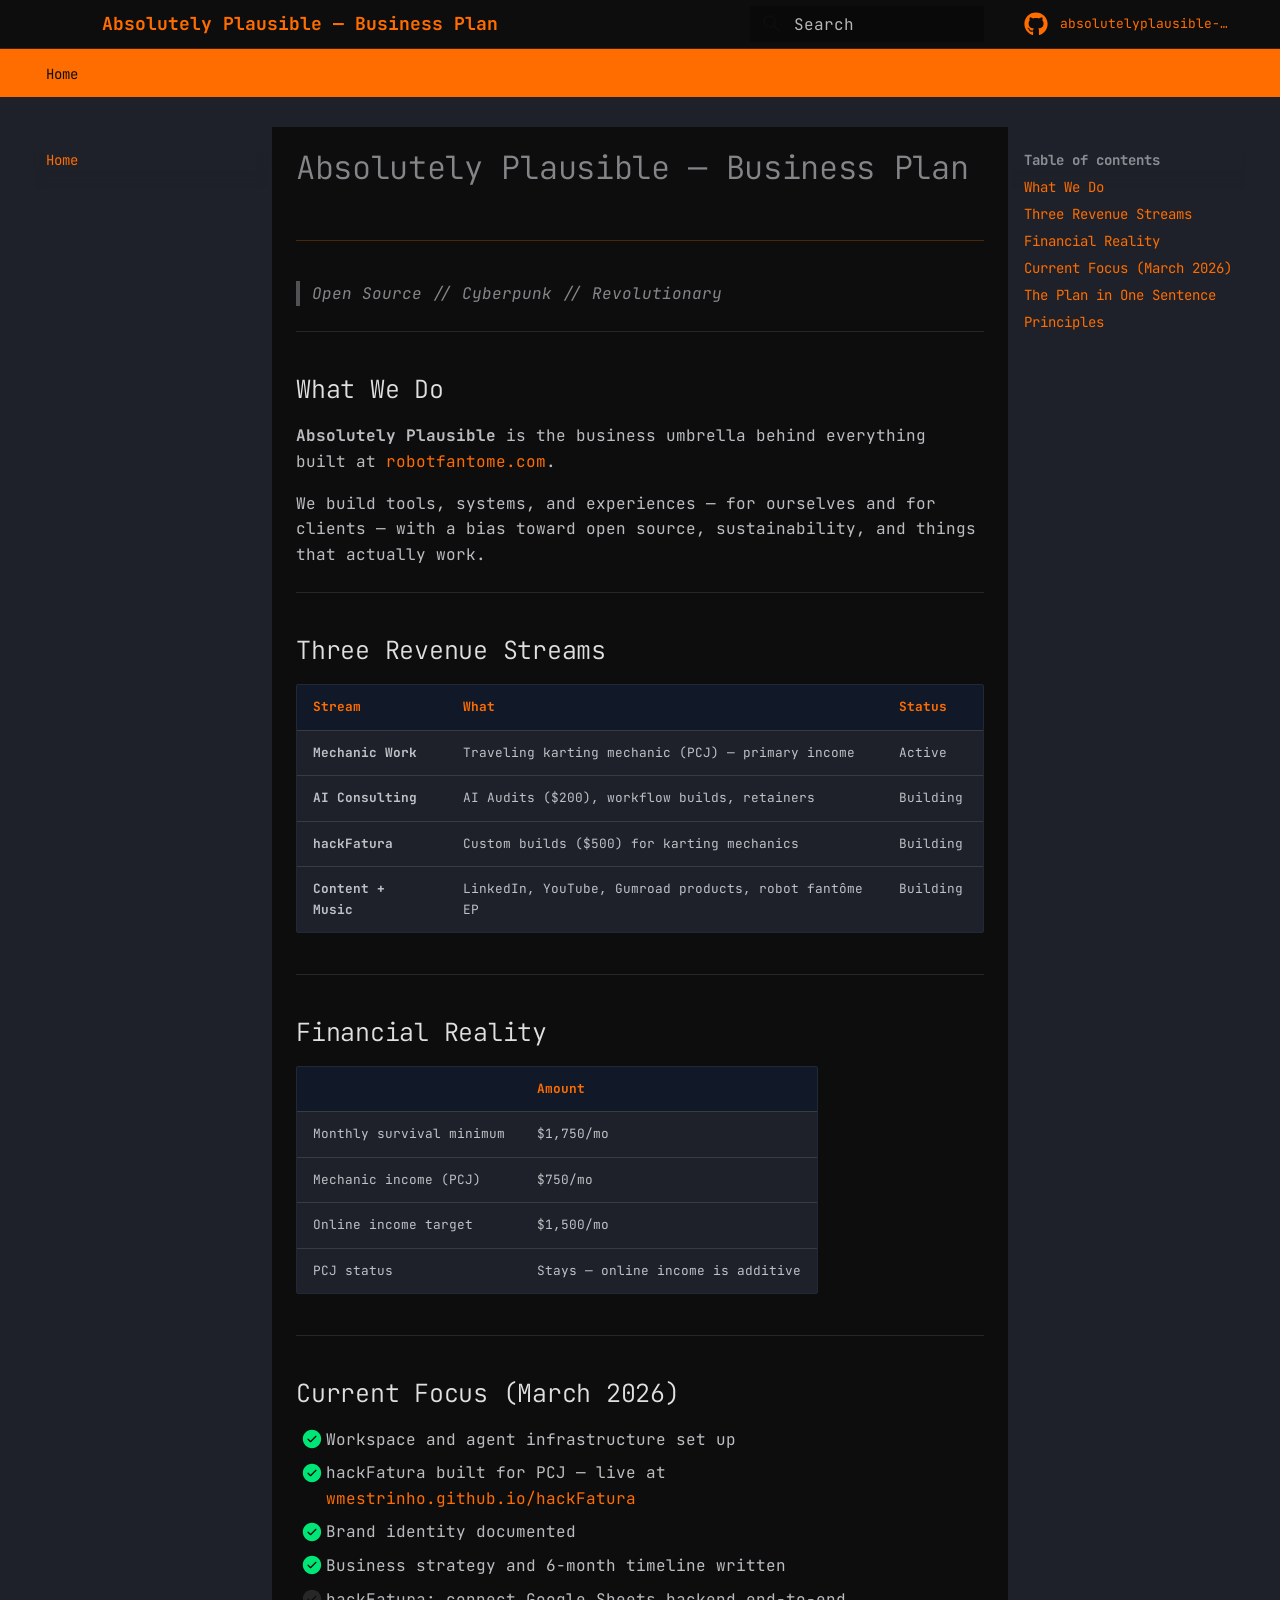
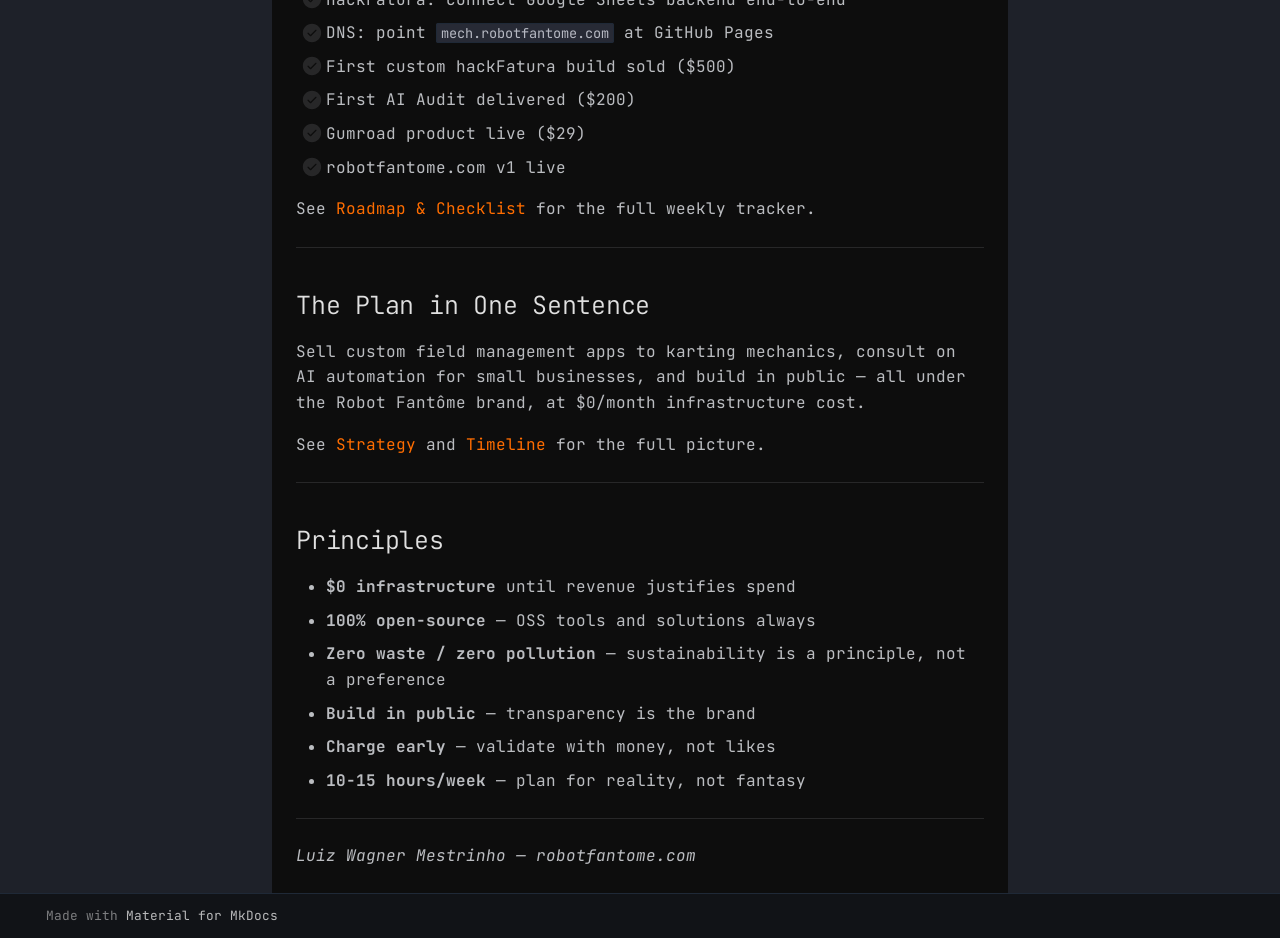
<file: index.html>
<!doctype html>
<html lang="en" class="no-js">
  <head>
    
      <meta charset="utf-8">
      <meta name="viewport" content="width=device-width,initial-scale=1">
      
        <meta name="description" content="Living business plan, brand identity, and project roadmap for Robot Fantôme / Absolutely Plausible">
      
      
        <meta name="author" content="Luiz Wagner Mestrinho">
      
      
        <link rel="canonical" href="https://wmestrinho.github.io/absolutelyplausible-business-plan/">
      
      
      
        <link rel="next" href="identity/">
      
      
        
      
      
      <link rel="icon" href="assets/images/favicon.png">
      <meta name="generator" content="mkdocs-1.6.1, mkdocs-material-9.7.3">
    
    
      
        <title>Absolutely Plausible — Business Plan</title>
      
    
    
      <link rel="stylesheet" href="assets/stylesheets/main.484c7ddc.min.css">
      
        
        <link rel="stylesheet" href="assets/stylesheets/palette.ab4e12ef.min.css">
      
      


    
    
      
    
    
      
        
        
        <link rel="preconnect" href="https://fonts.gstatic.com" crossorigin>
        <link rel="stylesheet" href="https://fonts.googleapis.com/css?family=JetBrains+Mono:300,300i,400,400i,700,700i%7CJetBrains+Mono:400,400i,700,700i&display=fallback">
        <style>:root{--md-text-font:"JetBrains Mono";--md-code-font:"JetBrains Mono"}</style>
      
    
    
      <link rel="stylesheet" href="stylesheets/extra.css">
    
    <script>__md_scope=new URL(".",location),__md_hash=e=>[...e].reduce(((e,_)=>(e<<5)-e+_.charCodeAt(0)),0),__md_get=(e,_=localStorage,t=__md_scope)=>JSON.parse(_.getItem(t.pathname+"."+e)),__md_set=(e,_,t=localStorage,a=__md_scope)=>{try{t.setItem(a.pathname+"."+e,JSON.stringify(_))}catch(e){}}</script>
    
      

    
    
  </head>
  
  
    
    
    
    
    
    <body dir="ltr" data-md-color-scheme="slate" data-md-color-primary="custom" data-md-color-accent="custom">
  
    
    <input class="md-toggle" data-md-toggle="drawer" type="checkbox" id="__drawer" autocomplete="off">
    <input class="md-toggle" data-md-toggle="search" type="checkbox" id="__search" autocomplete="off">
    <label class="md-overlay" for="__drawer"></label>
    <div data-md-component="skip">
      
        
        <a href="#absolutely-plausible-business-plan" class="md-skip">
          Skip to content
        </a>
      
    </div>
    <div data-md-component="announce">
      
    </div>
    
    
      

<header class="md-header" data-md-component="header">
  <nav class="md-header__inner md-grid" aria-label="Header">
    <a href="." title="Absolutely Plausible — Business Plan" class="md-header__button md-logo" aria-label="Absolutely Plausible — Business Plan" data-md-component="logo">
      
  
  <svg xmlns="http://www.w3.org/2000/svg" viewBox="0 0 24 24"><path d="M12 8a3 3 0 0 0 3-3 3 3 0 0 0-3-3 3 3 0 0 0-3 3 3 3 0 0 0 3 3m0 3.54C9.64 9.35 6.5 8 3 8v11c3.5 0 6.64 1.35 9 3.54 2.36-2.19 5.5-3.54 9-3.54V8c-3.5 0-6.64 1.35-9 3.54"/></svg>

    </a>
    <label class="md-header__button md-icon" for="__drawer">
      
      <svg xmlns="http://www.w3.org/2000/svg" viewBox="0 0 24 24"><path d="M3 6h18v2H3zm0 5h18v2H3zm0 5h18v2H3z"/></svg>
    </label>
    <div class="md-header__title" data-md-component="header-title">
      <div class="md-header__ellipsis">
        <div class="md-header__topic">
          <span class="md-ellipsis">
            Absolutely Plausible — Business Plan
          </span>
        </div>
        <div class="md-header__topic" data-md-component="header-topic">
          <span class="md-ellipsis">
            
              Home
            
          </span>
        </div>
      </div>
    </div>
    
      
    
    
    
    
      
      
        <label class="md-header__button md-icon" for="__search">
          
          <svg xmlns="http://www.w3.org/2000/svg" viewBox="0 0 24 24"><path d="M9.5 3A6.5 6.5 0 0 1 16 9.5c0 1.61-.59 3.09-1.56 4.23l.27.27h.79l5 5-1.5 1.5-5-5v-.79l-.27-.27A6.52 6.52 0 0 1 9.5 16 6.5 6.5 0 0 1 3 9.5 6.5 6.5 0 0 1 9.5 3m0 2C7 5 5 7 5 9.5S7 14 9.5 14 14 12 14 9.5 12 5 9.5 5"/></svg>
        </label>
        <div class="md-search" data-md-component="search" role="dialog">
  <label class="md-search__overlay" for="__search"></label>
  <div class="md-search__inner" role="search">
    <form class="md-search__form" name="search">
      <input type="text" class="md-search__input" name="query" aria-label="Search" placeholder="Search" autocapitalize="off" autocorrect="off" autocomplete="off" spellcheck="false" data-md-component="search-query" required>
      <label class="md-search__icon md-icon" for="__search">
        
        <svg xmlns="http://www.w3.org/2000/svg" viewBox="0 0 24 24"><path d="M9.5 3A6.5 6.5 0 0 1 16 9.5c0 1.61-.59 3.09-1.56 4.23l.27.27h.79l5 5-1.5 1.5-5-5v-.79l-.27-.27A6.52 6.52 0 0 1 9.5 16 6.5 6.5 0 0 1 3 9.5 6.5 6.5 0 0 1 9.5 3m0 2C7 5 5 7 5 9.5S7 14 9.5 14 14 12 14 9.5 12 5 9.5 5"/></svg>
        
        <svg xmlns="http://www.w3.org/2000/svg" viewBox="0 0 24 24"><path d="M20 11v2H8l5.5 5.5-1.42 1.42L4.16 12l7.92-7.92L13.5 5.5 8 11z"/></svg>
      </label>
      <nav class="md-search__options" aria-label="Search">
        
        <button type="reset" class="md-search__icon md-icon" title="Clear" aria-label="Clear" tabindex="-1">
          
          <svg xmlns="http://www.w3.org/2000/svg" viewBox="0 0 24 24"><path d="M19 6.41 17.59 5 12 10.59 6.41 5 5 6.41 10.59 12 5 17.59 6.41 19 12 13.41 17.59 19 19 17.59 13.41 12z"/></svg>
        </button>
      </nav>
      
        <div class="md-search__suggest" data-md-component="search-suggest"></div>
      
    </form>
    <div class="md-search__output">
      <div class="md-search__scrollwrap" tabindex="0" data-md-scrollfix>
        <div class="md-search-result" data-md-component="search-result">
          <div class="md-search-result__meta">
            Initializing search
          </div>
          <ol class="md-search-result__list" role="presentation"></ol>
        </div>
      </div>
    </div>
  </div>
</div>
      
    
    
      <div class="md-header__source">
        <a href="https://github.com/wmestrinho/absolutelyplausible-business-plan" title="Go to repository" class="md-source" data-md-component="source">
  <div class="md-source__icon md-icon">
    
    <svg xmlns="http://www.w3.org/2000/svg" viewBox="0 0 512 512"><!--! Font Awesome Free 7.1.0 by @fontawesome - https://fontawesome.com License - https://fontawesome.com/license/free (Icons: CC BY 4.0, Fonts: SIL OFL 1.1, Code: MIT License) Copyright 2025 Fonticons, Inc.--><path d="M173.9 397.4c0 2-2.3 3.6-5.2 3.6-3.3.3-5.6-1.3-5.6-3.6 0-2 2.3-3.6 5.2-3.6 3-.3 5.6 1.3 5.6 3.6m-31.1-4.5c-.7 2 1.3 4.3 4.3 4.9 2.6 1 5.6 0 6.2-2s-1.3-4.3-4.3-5.2c-2.6-.7-5.5.3-6.2 2.3m44.2-1.7c-2.9.7-4.9 2.6-4.6 4.9.3 2 2.9 3.3 5.9 2.6 2.9-.7 4.9-2.6 4.6-4.6-.3-1.9-3-3.2-5.9-2.9M252.8 8C114.1 8 8 113.3 8 252c0 110.9 69.8 205.8 169.5 239.2 12.8 2.3 17.3-5.6 17.3-12.1 0-6.2-.3-40.4-.3-61.4 0 0-70 15-84.7-29.8 0 0-11.4-29.1-27.8-36.6 0 0-22.9-15.7 1.6-15.4 0 0 24.9 2 38.6 25.8 21.9 38.6 58.6 27.5 72.9 20.9 2.3-16 8.8-27.1 16-33.7-55.9-6.2-112.3-14.3-112.3-110.5 0-27.5 7.6-41.3 23.6-58.9-2.6-6.5-11.1-33.3 2.6-67.9 20.9-6.5 69 27 69 27 20-5.6 41.5-8.5 62.8-8.5s42.8 2.9 62.8 8.5c0 0 48.1-33.6 69-27 13.7 34.7 5.2 61.4 2.6 67.9 16 17.7 25.8 31.5 25.8 58.9 0 96.5-58.9 104.2-114.8 110.5 9.2 7.9 17 22.9 17 46.4 0 33.7-.3 75.4-.3 83.6 0 6.5 4.6 14.4 17.3 12.1C436.2 457.8 504 362.9 504 252 504 113.3 391.5 8 252.8 8M105.2 352.9c-1.3 1-1 3.3.7 5.2 1.6 1.6 3.9 2.3 5.2 1 1.3-1 1-3.3-.7-5.2-1.6-1.6-3.9-2.3-5.2-1m-10.8-8.1c-.7 1.3.3 2.9 2.3 3.9 1.6 1 3.6.7 4.3-.7.7-1.3-.3-2.9-2.3-3.9-2-.6-3.6-.3-4.3.7m32.4 35.6c-1.6 1.3-1 4.3 1.3 6.2 2.3 2.3 5.2 2.6 6.5 1 1.3-1.3.7-4.3-1.3-6.2-2.2-2.3-5.2-2.6-6.5-1m-11.4-14.7c-1.6 1-1.6 3.6 0 5.9s4.3 3.3 5.6 2.3c1.6-1.3 1.6-3.9 0-6.2-1.4-2.3-4-3.3-5.6-2"/></svg>
  </div>
  <div class="md-source__repository">
    absolutelyplausible-business-plan
  </div>
</a>
      </div>
    
  </nav>
  
</header>
    
    <div class="md-container" data-md-component="container">
      
      
        
          
            
<nav class="md-tabs" aria-label="Tabs" data-md-component="tabs">
  <div class="md-grid">
    <ul class="md-tabs__list">
      
        
  
  
  
    
  
  
    <li class="md-tabs__item md-tabs__item--active">
      <a href="." class="md-tabs__link">
        
  
  
    
  
  Home

      </a>
    </li>
  

      
        
  
  
  
  
    <li class="md-tabs__item">
      <a href="identity/" class="md-tabs__link">
        
  
  
    
  
  Identity

      </a>
    </li>
  

      
        
  
  
  
  
    <li class="md-tabs__item">
      <a href="brand/" class="md-tabs__link">
        
  
  
    
  
  Brand

      </a>
    </li>
  

      
        
  
  
  
  
    <li class="md-tabs__item">
      <a href="strategy/" class="md-tabs__link">
        
  
  
    
  
  Strategy

      </a>
    </li>
  

      
        
  
  
  
  
    <li class="md-tabs__item">
      <a href="timeline/" class="md-tabs__link">
        
  
  
    
  
  Timeline

      </a>
    </li>
  

      
        
  
  
  
  
    
    
      <li class="md-tabs__item">
        <a href="projects/" class="md-tabs__link">
          
  
  
  Projects

        </a>
      </li>
    
  

      
        
  
  
  
  
    
    
      <li class="md-tabs__item">
        <a href="clients/pcj/" class="md-tabs__link">
          
  
  
  Clients

        </a>
      </li>
    
  

      
    </ul>
  </div>
</nav>
          
        
      
      <main class="md-main" data-md-component="main">
        <div class="md-main__inner md-grid">
          
            
              
              <div class="md-sidebar md-sidebar--primary" data-md-component="sidebar" data-md-type="navigation" >
                <div class="md-sidebar__scrollwrap">
                  <div class="md-sidebar__inner">
                    


  


<nav class="md-nav md-nav--primary md-nav--lifted" aria-label="Navigation" data-md-level="0">
  <label class="md-nav__title" for="__drawer">
    <a href="." title="Absolutely Plausible — Business Plan" class="md-nav__button md-logo" aria-label="Absolutely Plausible — Business Plan" data-md-component="logo">
      
  
  <svg xmlns="http://www.w3.org/2000/svg" viewBox="0 0 24 24"><path d="M12 8a3 3 0 0 0 3-3 3 3 0 0 0-3-3 3 3 0 0 0-3 3 3 3 0 0 0 3 3m0 3.54C9.64 9.35 6.5 8 3 8v11c3.5 0 6.64 1.35 9 3.54 2.36-2.19 5.5-3.54 9-3.54V8c-3.5 0-6.64 1.35-9 3.54"/></svg>

    </a>
    Absolutely Plausible — Business Plan
  </label>
  
    <div class="md-nav__source">
      <a href="https://github.com/wmestrinho/absolutelyplausible-business-plan" title="Go to repository" class="md-source" data-md-component="source">
  <div class="md-source__icon md-icon">
    
    <svg xmlns="http://www.w3.org/2000/svg" viewBox="0 0 512 512"><!--! Font Awesome Free 7.1.0 by @fontawesome - https://fontawesome.com License - https://fontawesome.com/license/free (Icons: CC BY 4.0, Fonts: SIL OFL 1.1, Code: MIT License) Copyright 2025 Fonticons, Inc.--><path d="M173.9 397.4c0 2-2.3 3.6-5.2 3.6-3.3.3-5.6-1.3-5.6-3.6 0-2 2.3-3.6 5.2-3.6 3-.3 5.6 1.3 5.6 3.6m-31.1-4.5c-.7 2 1.3 4.3 4.3 4.9 2.6 1 5.6 0 6.2-2s-1.3-4.3-4.3-5.2c-2.6-.7-5.5.3-6.2 2.3m44.2-1.7c-2.9.7-4.9 2.6-4.6 4.9.3 2 2.9 3.3 5.9 2.6 2.9-.7 4.9-2.6 4.6-4.6-.3-1.9-3-3.2-5.9-2.9M252.8 8C114.1 8 8 113.3 8 252c0 110.9 69.8 205.8 169.5 239.2 12.8 2.3 17.3-5.6 17.3-12.1 0-6.2-.3-40.4-.3-61.4 0 0-70 15-84.7-29.8 0 0-11.4-29.1-27.8-36.6 0 0-22.9-15.7 1.6-15.4 0 0 24.9 2 38.6 25.8 21.9 38.6 58.6 27.5 72.9 20.9 2.3-16 8.8-27.1 16-33.7-55.9-6.2-112.3-14.3-112.3-110.5 0-27.5 7.6-41.3 23.6-58.9-2.6-6.5-11.1-33.3 2.6-67.9 20.9-6.5 69 27 69 27 20-5.6 41.5-8.5 62.8-8.5s42.8 2.9 62.8 8.5c0 0 48.1-33.6 69-27 13.7 34.7 5.2 61.4 2.6 67.9 16 17.7 25.8 31.5 25.8 58.9 0 96.5-58.9 104.2-114.8 110.5 9.2 7.9 17 22.9 17 46.4 0 33.7-.3 75.4-.3 83.6 0 6.5 4.6 14.4 17.3 12.1C436.2 457.8 504 362.9 504 252 504 113.3 391.5 8 252.8 8M105.2 352.9c-1.3 1-1 3.3.7 5.2 1.6 1.6 3.9 2.3 5.2 1 1.3-1 1-3.3-.7-5.2-1.6-1.6-3.9-2.3-5.2-1m-10.8-8.1c-.7 1.3.3 2.9 2.3 3.9 1.6 1 3.6.7 4.3-.7.7-1.3-.3-2.9-2.3-3.9-2-.6-3.6-.3-4.3.7m32.4 35.6c-1.6 1.3-1 4.3 1.3 6.2 2.3 2.3 5.2 2.6 6.5 1 1.3-1.3.7-4.3-1.3-6.2-2.2-2.3-5.2-2.6-6.5-1m-11.4-14.7c-1.6 1-1.6 3.6 0 5.9s4.3 3.3 5.6 2.3c1.6-1.3 1.6-3.9 0-6.2-1.4-2.3-4-3.3-5.6-2"/></svg>
  </div>
  <div class="md-source__repository">
    absolutelyplausible-business-plan
  </div>
</a>
    </div>
  
  <ul class="md-nav__list" data-md-scrollfix>
    
      
      
  
  
    
  
  
  
    <li class="md-nav__item md-nav__item--active">
      
      <input class="md-nav__toggle md-toggle" type="checkbox" id="__toc">
      
      
        
      
      
        <label class="md-nav__link md-nav__link--active" for="__toc">
          
  
  
  <span class="md-ellipsis">
    
  
    Home
  

    
  </span>
  
  

          <span class="md-nav__icon md-icon"></span>
        </label>
      
      <a href="." class="md-nav__link md-nav__link--active">
        
  
  
  <span class="md-ellipsis">
    
  
    Home
  

    
  </span>
  
  

      </a>
      
        

<nav class="md-nav md-nav--secondary" aria-label="Table of contents">
  
  
  
    
  
  
    <label class="md-nav__title" for="__toc">
      <span class="md-nav__icon md-icon"></span>
      Table of contents
    </label>
    <ul class="md-nav__list" data-md-component="toc" data-md-scrollfix>
      
        <li class="md-nav__item">
  <a href="#what-we-do" class="md-nav__link">
    <span class="md-ellipsis">
      
        What We Do
      
    </span>
  </a>
  
</li>
      
        <li class="md-nav__item">
  <a href="#three-revenue-streams" class="md-nav__link">
    <span class="md-ellipsis">
      
        Three Revenue Streams
      
    </span>
  </a>
  
</li>
      
        <li class="md-nav__item">
  <a href="#financial-reality" class="md-nav__link">
    <span class="md-ellipsis">
      
        Financial Reality
      
    </span>
  </a>
  
</li>
      
        <li class="md-nav__item">
  <a href="#current-focus-march-2026" class="md-nav__link">
    <span class="md-ellipsis">
      
        Current Focus (March 2026)
      
    </span>
  </a>
  
</li>
      
        <li class="md-nav__item">
  <a href="#the-plan-in-one-sentence" class="md-nav__link">
    <span class="md-ellipsis">
      
        The Plan in One Sentence
      
    </span>
  </a>
  
</li>
      
        <li class="md-nav__item">
  <a href="#principles" class="md-nav__link">
    <span class="md-ellipsis">
      
        Principles
      
    </span>
  </a>
  
</li>
      
    </ul>
  
</nav>
      
    </li>
  

    
      
      
  
  
  
  
    <li class="md-nav__item">
      <a href="identity/" class="md-nav__link">
        
  
  
  <span class="md-ellipsis">
    
  
    Identity
  

    
  </span>
  
  

      </a>
    </li>
  

    
      
      
  
  
  
  
    <li class="md-nav__item">
      <a href="brand/" class="md-nav__link">
        
  
  
  <span class="md-ellipsis">
    
  
    Brand
  

    
  </span>
  
  

      </a>
    </li>
  

    
      
      
  
  
  
  
    <li class="md-nav__item">
      <a href="strategy/" class="md-nav__link">
        
  
  
  <span class="md-ellipsis">
    
  
    Strategy
  

    
  </span>
  
  

      </a>
    </li>
  

    
      
      
  
  
  
  
    <li class="md-nav__item">
      <a href="timeline/" class="md-nav__link">
        
  
  
  <span class="md-ellipsis">
    
  
    Timeline
  

    
  </span>
  
  

      </a>
    </li>
  

    
      
      
  
  
  
  
    
    
    
    
      
      
    
    
    <li class="md-nav__item md-nav__item--nested">
      
        
        
          
        
        <input class="md-nav__toggle md-toggle md-toggle--indeterminate" type="checkbox" id="__nav_6" >
        
          
          <label class="md-nav__link" for="__nav_6" id="__nav_6_label" tabindex="0">
            
  
  
  <span class="md-ellipsis">
    
  
    Projects
  

    
  </span>
  
  

            <span class="md-nav__icon md-icon"></span>
          </label>
        
        <nav class="md-nav" data-md-level="1" aria-labelledby="__nav_6_label" aria-expanded="false">
          <label class="md-nav__title" for="__nav_6">
            <span class="md-nav__icon md-icon"></span>
            
  
    Projects
  

          </label>
          <ul class="md-nav__list" data-md-scrollfix>
            
              
                
  
  
  
  
    <li class="md-nav__item">
      <a href="projects/" class="md-nav__link">
        
  
  
  <span class="md-ellipsis">
    
  
    Overview
  

    
  </span>
  
  

      </a>
    </li>
  

              
            
              
                
  
  
  
  
    <li class="md-nav__item">
      <a href="projects/hackfatura/" class="md-nav__link">
        
  
  
  <span class="md-ellipsis">
    
  
    hackFatura (PCJ)
  

    
  </span>
  
  

      </a>
    </li>
  

              
            
              
                
  
  
  
  
    <li class="md-nav__item">
      <a href="projects/roadmap/" class="md-nav__link">
        
  
  
  <span class="md-ellipsis">
    
  
    Roadmap & Checklist
  

    
  </span>
  
  

      </a>
    </li>
  

              
            
          </ul>
        </nav>
      
    </li>
  

    
      
      
  
  
  
  
    
    
    
    
      
      
    
    
    <li class="md-nav__item md-nav__item--nested">
      
        
        
          
        
        <input class="md-nav__toggle md-toggle md-toggle--indeterminate" type="checkbox" id="__nav_7" >
        
          
          <label class="md-nav__link" for="__nav_7" id="__nav_7_label" tabindex="0">
            
  
  
  <span class="md-ellipsis">
    
  
    Clients
  

    
  </span>
  
  

            <span class="md-nav__icon md-icon"></span>
          </label>
        
        <nav class="md-nav" data-md-level="1" aria-labelledby="__nav_7_label" aria-expanded="false">
          <label class="md-nav__title" for="__nav_7">
            <span class="md-nav__icon md-icon"></span>
            
  
    Clients
  

          </label>
          <ul class="md-nav__list" data-md-scrollfix>
            
              
                
  
  
  
  
    <li class="md-nav__item">
      <a href="clients/pcj/" class="md-nav__link">
        
  
  
  <span class="md-ellipsis">
    
  
    PCJ / Parazinho Chassis Jig
  

    
  </span>
  
  

      </a>
    </li>
  

              
            
          </ul>
        </nav>
      
    </li>
  

    
  </ul>
</nav>
                  </div>
                </div>
              </div>
            
            
              
              <div class="md-sidebar md-sidebar--secondary" data-md-component="sidebar" data-md-type="toc" >
                <div class="md-sidebar__scrollwrap">
                  <div class="md-sidebar__inner">
                    

<nav class="md-nav md-nav--secondary" aria-label="Table of contents">
  
  
  
    
  
  
    <label class="md-nav__title" for="__toc">
      <span class="md-nav__icon md-icon"></span>
      Table of contents
    </label>
    <ul class="md-nav__list" data-md-component="toc" data-md-scrollfix>
      
        <li class="md-nav__item">
  <a href="#what-we-do" class="md-nav__link">
    <span class="md-ellipsis">
      
        What We Do
      
    </span>
  </a>
  
</li>
      
        <li class="md-nav__item">
  <a href="#three-revenue-streams" class="md-nav__link">
    <span class="md-ellipsis">
      
        Three Revenue Streams
      
    </span>
  </a>
  
</li>
      
        <li class="md-nav__item">
  <a href="#financial-reality" class="md-nav__link">
    <span class="md-ellipsis">
      
        Financial Reality
      
    </span>
  </a>
  
</li>
      
        <li class="md-nav__item">
  <a href="#current-focus-march-2026" class="md-nav__link">
    <span class="md-ellipsis">
      
        Current Focus (March 2026)
      
    </span>
  </a>
  
</li>
      
        <li class="md-nav__item">
  <a href="#the-plan-in-one-sentence" class="md-nav__link">
    <span class="md-ellipsis">
      
        The Plan in One Sentence
      
    </span>
  </a>
  
</li>
      
        <li class="md-nav__item">
  <a href="#principles" class="md-nav__link">
    <span class="md-ellipsis">
      
        Principles
      
    </span>
  </a>
  
</li>
      
    </ul>
  
</nav>
                  </div>
                </div>
              </div>
            
          
          
            <div class="md-content" data-md-component="content">
              
              <article class="md-content__inner md-typeset">
                
                  


  
  


<h1 id="absolutely-plausible-business-plan">Absolutely Plausible — Business Plan<a class="headerlink" href="#absolutely-plausible-business-plan" title="Permanent link">&para;</a></h1>
<blockquote>
<p><em>Open Source // Cyberpunk // Revolutionary</em></p>
</blockquote>
<hr />
<h2 id="what-we-do">What We Do<a class="headerlink" href="#what-we-do" title="Permanent link">&para;</a></h2>
<p><strong>Absolutely Plausible</strong> is the business umbrella behind everything built at <a href="https://robotfantome.com">robotfantome.com</a>.</p>
<p>We build tools, systems, and experiences — for ourselves and for clients — with a bias toward open source, sustainability, and things that actually work.</p>
<hr />
<h2 id="three-revenue-streams">Three Revenue Streams<a class="headerlink" href="#three-revenue-streams" title="Permanent link">&para;</a></h2>
<table>
<thead>
<tr>
<th>Stream</th>
<th>What</th>
<th>Status</th>
</tr>
</thead>
<tbody>
<tr>
<td><strong>Mechanic Work</strong></td>
<td>Traveling karting mechanic (PCJ) — primary income</td>
<td>Active</td>
</tr>
<tr>
<td><strong>AI Consulting</strong></td>
<td>AI Audits ($200), workflow builds, retainers</td>
<td>Building</td>
</tr>
<tr>
<td><strong>hackFatura</strong></td>
<td>Custom builds ($500) for karting mechanics</td>
<td>Building</td>
</tr>
<tr>
<td><strong>Content + Music</strong></td>
<td>LinkedIn, YouTube, Gumroad products, robot fantôme EP</td>
<td>Building</td>
</tr>
</tbody>
</table>
<hr />
<h2 id="financial-reality">Financial Reality<a class="headerlink" href="#financial-reality" title="Permanent link">&para;</a></h2>
<table>
<thead>
<tr>
<th></th>
<th>Amount</th>
</tr>
</thead>
<tbody>
<tr>
<td>Monthly survival minimum</td>
<td>$1,750/mo</td>
</tr>
<tr>
<td>Mechanic income (PCJ)</td>
<td>$750/mo</td>
</tr>
<tr>
<td>Online income target</td>
<td>$1,500/mo</td>
</tr>
<tr>
<td>PCJ status</td>
<td>Stays — online income is additive</td>
</tr>
</tbody>
</table>
<hr />
<h2 id="current-focus-march-2026">Current Focus (March 2026)<a class="headerlink" href="#current-focus-march-2026" title="Permanent link">&para;</a></h2>
<ul class="task-list">
<li class="task-list-item"><label class="task-list-control"><input type="checkbox" disabled checked/><span class="task-list-indicator"></span></label> Workspace and agent infrastructure set up</li>
<li class="task-list-item"><label class="task-list-control"><input type="checkbox" disabled checked/><span class="task-list-indicator"></span></label> hackFatura built for PCJ — live at <a href="https://wmestrinho.github.io/hackFatura">wmestrinho.github.io/hackFatura</a></li>
<li class="task-list-item"><label class="task-list-control"><input type="checkbox" disabled checked/><span class="task-list-indicator"></span></label> Brand identity documented</li>
<li class="task-list-item"><label class="task-list-control"><input type="checkbox" disabled checked/><span class="task-list-indicator"></span></label> Business strategy and 6-month timeline written</li>
<li class="task-list-item"><label class="task-list-control"><input type="checkbox" disabled/><span class="task-list-indicator"></span></label> hackFatura: connect Google Sheets backend end-to-end</li>
<li class="task-list-item"><label class="task-list-control"><input type="checkbox" disabled/><span class="task-list-indicator"></span></label> DNS: point <code>mech.robotfantome.com</code> at GitHub Pages</li>
<li class="task-list-item"><label class="task-list-control"><input type="checkbox" disabled/><span class="task-list-indicator"></span></label> First custom hackFatura build sold ($500)</li>
<li class="task-list-item"><label class="task-list-control"><input type="checkbox" disabled/><span class="task-list-indicator"></span></label> First AI Audit delivered ($200)</li>
<li class="task-list-item"><label class="task-list-control"><input type="checkbox" disabled/><span class="task-list-indicator"></span></label> Gumroad product live ($29)</li>
<li class="task-list-item"><label class="task-list-control"><input type="checkbox" disabled/><span class="task-list-indicator"></span></label> robotfantome.com v1 live</li>
</ul>
<p>See <a href="projects/roadmap/">Roadmap &amp; Checklist</a> for the full weekly tracker.</p>
<hr />
<h2 id="the-plan-in-one-sentence">The Plan in One Sentence<a class="headerlink" href="#the-plan-in-one-sentence" title="Permanent link">&para;</a></h2>
<p>Sell custom field management apps to karting mechanics, consult on AI automation for small businesses, and build in public — all under the Robot Fantôme brand, at $0/month infrastructure cost.</p>
<p>See <a href="strategy/">Strategy</a> and <a href="timeline/">Timeline</a> for the full picture.</p>
<hr />
<h2 id="principles">Principles<a class="headerlink" href="#principles" title="Permanent link">&para;</a></h2>
<ul>
<li><strong>$0 infrastructure</strong> until revenue justifies spend</li>
<li><strong>100% open-source</strong> — OSS tools and solutions always</li>
<li><strong>Zero waste / zero pollution</strong> — sustainability is a principle, not a preference</li>
<li><strong>Build in public</strong> — transparency is the brand</li>
<li><strong>Charge early</strong> — validate with money, not likes</li>
<li><strong>10-15 hours/week</strong> — plan for reality, not fantasy</li>
</ul>
<hr />
<p><em>Luiz Wagner Mestrinho — robotfantome.com</em></p>












                
              </article>
            </div>
          
          
<script>var target=document.getElementById(location.hash.slice(1));target&&target.name&&(target.checked=target.name.startsWith("__tabbed_"))</script>
        </div>
        
          <button type="button" class="md-top md-icon" data-md-component="top" hidden>
  
  <svg xmlns="http://www.w3.org/2000/svg" viewBox="0 0 24 24"><path d="M13 20h-2V8l-5.5 5.5-1.42-1.42L12 4.16l7.92 7.92-1.42 1.42L13 8z"/></svg>
  Back to top
</button>
        
      </main>
      
        <footer class="md-footer">
  
  <div class="md-footer-meta md-typeset">
    <div class="md-footer-meta__inner md-grid">
      <div class="md-copyright">
  
  
    Made with
    <a href="https://squidfunk.github.io/mkdocs-material/" target="_blank" rel="noopener">
      Material for MkDocs
    </a>
  
</div>
      
    </div>
  </div>
</footer>
      
    </div>
    <div class="md-dialog" data-md-component="dialog">
      <div class="md-dialog__inner md-typeset"></div>
    </div>
    
    
    
      
      
      <script id="__config" type="application/json">{"annotate": null, "base": ".", "features": ["navigation.tabs", "navigation.expand", "navigation.top", "search.highlight", "search.suggest", "content.code.copy", "content.code.annotate"], "search": "assets/javascripts/workers/search.2c215733.min.js", "tags": null, "translations": {"clipboard.copied": "Copied to clipboard", "clipboard.copy": "Copy to clipboard", "search.result.more.one": "1 more on this page", "search.result.more.other": "# more on this page", "search.result.none": "No matching documents", "search.result.one": "1 matching document", "search.result.other": "# matching documents", "search.result.placeholder": "Type to start searching", "search.result.term.missing": "Missing", "select.version": "Select version"}, "version": null}</script>
    
    
      <script src="assets/javascripts/bundle.79ae519e.min.js"></script>
      
    
  </body>
</html>
</file>
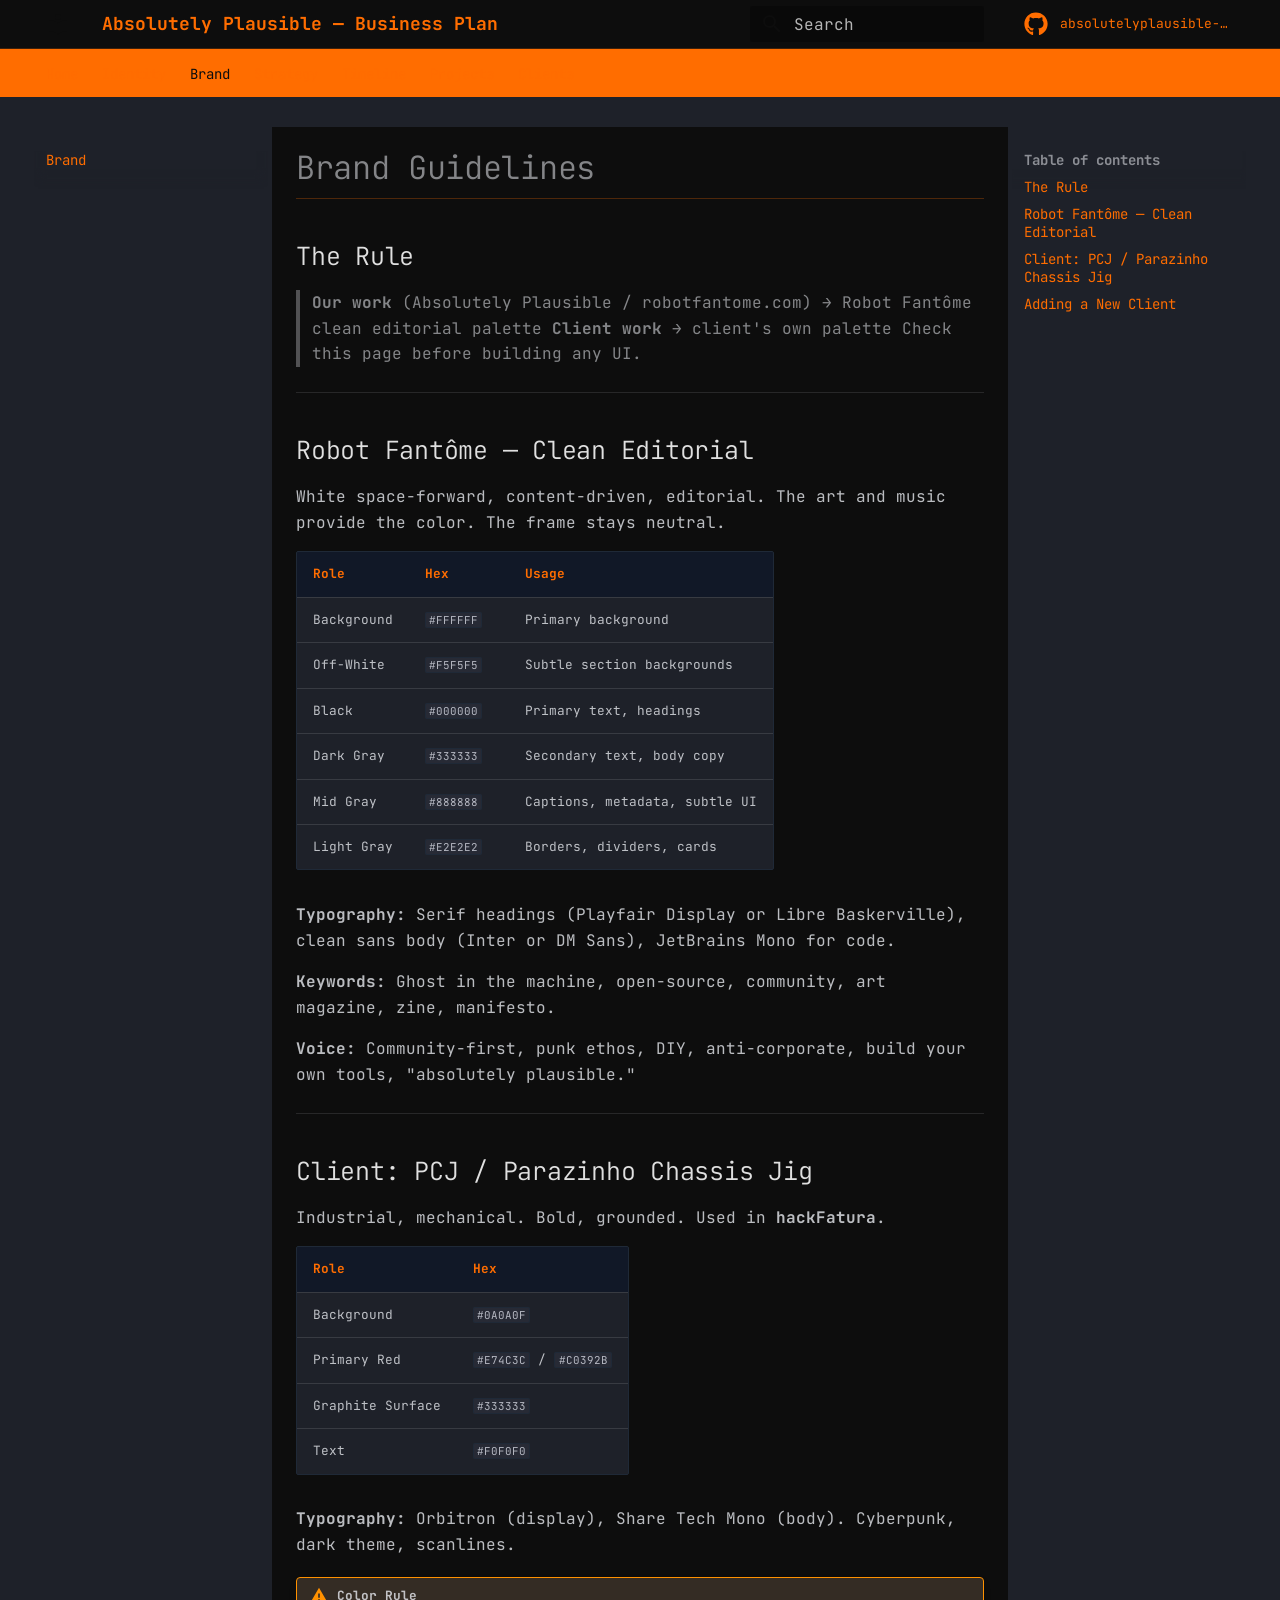
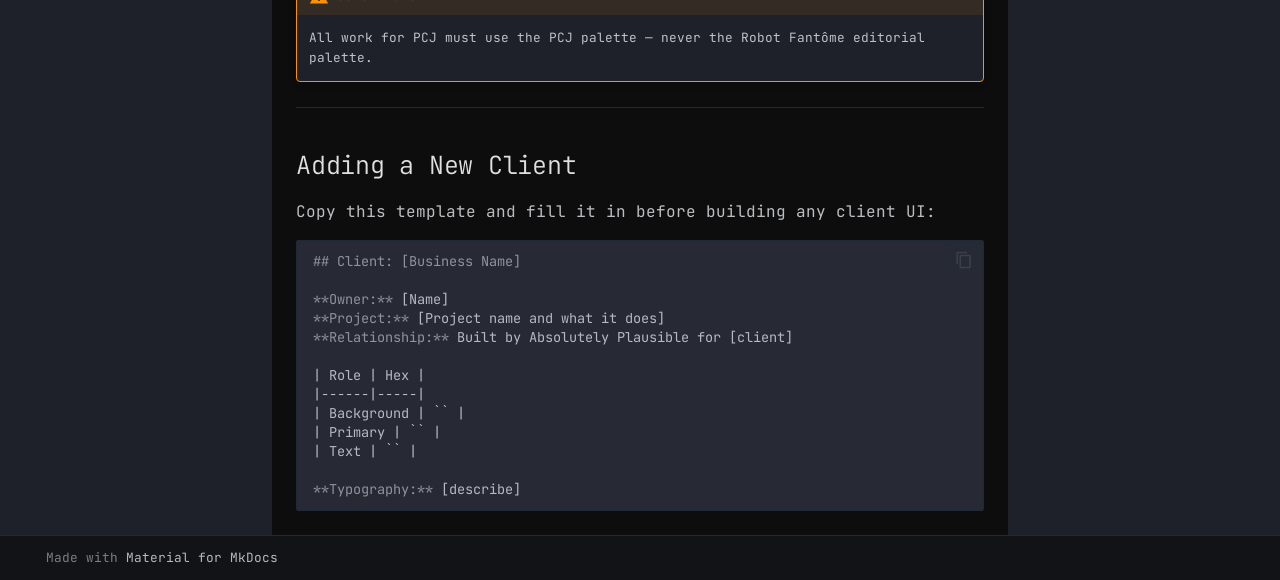
<file: brand/index.html>
<!doctype html>
<html lang="en" class="no-js">
  <head>
    
      <meta charset="utf-8">
      <meta name="viewport" content="width=device-width,initial-scale=1">
      
        <meta name="description" content="Living business plan, brand identity, and project roadmap for Robot Fantôme / Absolutely Plausible">
      
      
        <meta name="author" content="Luiz Wagner Mestrinho">
      
      
        <link rel="canonical" href="https://wmestrinho.github.io/absolutelyplausible-business-plan/brand/">
      
      
        <link rel="prev" href="../identity/">
      
      
        <link rel="next" href="../strategy/">
      
      
        
      
      
      <link rel="icon" href="../assets/images/favicon.png">
      <meta name="generator" content="mkdocs-1.6.1, mkdocs-material-9.7.3">
    
    
      
        <title>Brand - Absolutely Plausible — Business Plan</title>
      
    
    
      <link rel="stylesheet" href="../assets/stylesheets/main.484c7ddc.min.css">
      
        
        <link rel="stylesheet" href="../assets/stylesheets/palette.ab4e12ef.min.css">
      
      


    
    
      
    
    
      
        
        
        <link rel="preconnect" href="https://fonts.gstatic.com" crossorigin>
        <link rel="stylesheet" href="https://fonts.googleapis.com/css?family=JetBrains+Mono:300,300i,400,400i,700,700i%7CJetBrains+Mono:400,400i,700,700i&display=fallback">
        <style>:root{--md-text-font:"JetBrains Mono";--md-code-font:"JetBrains Mono"}</style>
      
    
    
      <link rel="stylesheet" href="../stylesheets/extra.css">
    
    <script>__md_scope=new URL("..",location),__md_hash=e=>[...e].reduce(((e,_)=>(e<<5)-e+_.charCodeAt(0)),0),__md_get=(e,_=localStorage,t=__md_scope)=>JSON.parse(_.getItem(t.pathname+"."+e)),__md_set=(e,_,t=localStorage,a=__md_scope)=>{try{t.setItem(a.pathname+"."+e,JSON.stringify(_))}catch(e){}}</script>
    
      

    
    
  </head>
  
  
    
    
    
    
    
    <body dir="ltr" data-md-color-scheme="slate" data-md-color-primary="custom" data-md-color-accent="custom">
  
    
    <input class="md-toggle" data-md-toggle="drawer" type="checkbox" id="__drawer" autocomplete="off">
    <input class="md-toggle" data-md-toggle="search" type="checkbox" id="__search" autocomplete="off">
    <label class="md-overlay" for="__drawer"></label>
    <div data-md-component="skip">
      
        
        <a href="#brand-guidelines" class="md-skip">
          Skip to content
        </a>
      
    </div>
    <div data-md-component="announce">
      
    </div>
    
    
      

<header class="md-header" data-md-component="header">
  <nav class="md-header__inner md-grid" aria-label="Header">
    <a href=".." title="Absolutely Plausible — Business Plan" class="md-header__button md-logo" aria-label="Absolutely Plausible — Business Plan" data-md-component="logo">
      
  
  <svg xmlns="http://www.w3.org/2000/svg" viewBox="0 0 24 24"><path d="M12 8a3 3 0 0 0 3-3 3 3 0 0 0-3-3 3 3 0 0 0-3 3 3 3 0 0 0 3 3m0 3.54C9.64 9.35 6.5 8 3 8v11c3.5 0 6.64 1.35 9 3.54 2.36-2.19 5.5-3.54 9-3.54V8c-3.5 0-6.64 1.35-9 3.54"/></svg>

    </a>
    <label class="md-header__button md-icon" for="__drawer">
      
      <svg xmlns="http://www.w3.org/2000/svg" viewBox="0 0 24 24"><path d="M3 6h18v2H3zm0 5h18v2H3zm0 5h18v2H3z"/></svg>
    </label>
    <div class="md-header__title" data-md-component="header-title">
      <div class="md-header__ellipsis">
        <div class="md-header__topic">
          <span class="md-ellipsis">
            Absolutely Plausible — Business Plan
          </span>
        </div>
        <div class="md-header__topic" data-md-component="header-topic">
          <span class="md-ellipsis">
            
              Brand
            
          </span>
        </div>
      </div>
    </div>
    
      
    
    
    
    
      
      
        <label class="md-header__button md-icon" for="__search">
          
          <svg xmlns="http://www.w3.org/2000/svg" viewBox="0 0 24 24"><path d="M9.5 3A6.5 6.5 0 0 1 16 9.5c0 1.61-.59 3.09-1.56 4.23l.27.27h.79l5 5-1.5 1.5-5-5v-.79l-.27-.27A6.52 6.52 0 0 1 9.5 16 6.5 6.5 0 0 1 3 9.5 6.5 6.5 0 0 1 9.5 3m0 2C7 5 5 7 5 9.5S7 14 9.5 14 14 12 14 9.5 12 5 9.5 5"/></svg>
        </label>
        <div class="md-search" data-md-component="search" role="dialog">
  <label class="md-search__overlay" for="__search"></label>
  <div class="md-search__inner" role="search">
    <form class="md-search__form" name="search">
      <input type="text" class="md-search__input" name="query" aria-label="Search" placeholder="Search" autocapitalize="off" autocorrect="off" autocomplete="off" spellcheck="false" data-md-component="search-query" required>
      <label class="md-search__icon md-icon" for="__search">
        
        <svg xmlns="http://www.w3.org/2000/svg" viewBox="0 0 24 24"><path d="M9.5 3A6.5 6.5 0 0 1 16 9.5c0 1.61-.59 3.09-1.56 4.23l.27.27h.79l5 5-1.5 1.5-5-5v-.79l-.27-.27A6.52 6.52 0 0 1 9.5 16 6.5 6.5 0 0 1 3 9.5 6.5 6.5 0 0 1 9.5 3m0 2C7 5 5 7 5 9.5S7 14 9.5 14 14 12 14 9.5 12 5 9.5 5"/></svg>
        
        <svg xmlns="http://www.w3.org/2000/svg" viewBox="0 0 24 24"><path d="M20 11v2H8l5.5 5.5-1.42 1.42L4.16 12l7.92-7.92L13.5 5.5 8 11z"/></svg>
      </label>
      <nav class="md-search__options" aria-label="Search">
        
        <button type="reset" class="md-search__icon md-icon" title="Clear" aria-label="Clear" tabindex="-1">
          
          <svg xmlns="http://www.w3.org/2000/svg" viewBox="0 0 24 24"><path d="M19 6.41 17.59 5 12 10.59 6.41 5 5 6.41 10.59 12 5 17.59 6.41 19 12 13.41 17.59 19 19 17.59 13.41 12z"/></svg>
        </button>
      </nav>
      
        <div class="md-search__suggest" data-md-component="search-suggest"></div>
      
    </form>
    <div class="md-search__output">
      <div class="md-search__scrollwrap" tabindex="0" data-md-scrollfix>
        <div class="md-search-result" data-md-component="search-result">
          <div class="md-search-result__meta">
            Initializing search
          </div>
          <ol class="md-search-result__list" role="presentation"></ol>
        </div>
      </div>
    </div>
  </div>
</div>
      
    
    
      <div class="md-header__source">
        <a href="https://github.com/wmestrinho/absolutelyplausible-business-plan" title="Go to repository" class="md-source" data-md-component="source">
  <div class="md-source__icon md-icon">
    
    <svg xmlns="http://www.w3.org/2000/svg" viewBox="0 0 512 512"><!--! Font Awesome Free 7.1.0 by @fontawesome - https://fontawesome.com License - https://fontawesome.com/license/free (Icons: CC BY 4.0, Fonts: SIL OFL 1.1, Code: MIT License) Copyright 2025 Fonticons, Inc.--><path d="M173.9 397.4c0 2-2.3 3.6-5.2 3.6-3.3.3-5.6-1.3-5.6-3.6 0-2 2.3-3.6 5.2-3.6 3-.3 5.6 1.3 5.6 3.6m-31.1-4.5c-.7 2 1.3 4.3 4.3 4.9 2.6 1 5.6 0 6.2-2s-1.3-4.3-4.3-5.2c-2.6-.7-5.5.3-6.2 2.3m44.2-1.7c-2.9.7-4.9 2.6-4.6 4.9.3 2 2.9 3.3 5.9 2.6 2.9-.7 4.9-2.6 4.6-4.6-.3-1.9-3-3.2-5.9-2.9M252.8 8C114.1 8 8 113.3 8 252c0 110.9 69.8 205.8 169.5 239.2 12.8 2.3 17.3-5.6 17.3-12.1 0-6.2-.3-40.4-.3-61.4 0 0-70 15-84.7-29.8 0 0-11.4-29.1-27.8-36.6 0 0-22.9-15.7 1.6-15.4 0 0 24.9 2 38.6 25.8 21.9 38.6 58.6 27.5 72.9 20.9 2.3-16 8.8-27.1 16-33.7-55.9-6.2-112.3-14.3-112.3-110.5 0-27.5 7.6-41.3 23.6-58.9-2.6-6.5-11.1-33.3 2.6-67.9 20.9-6.5 69 27 69 27 20-5.6 41.5-8.5 62.8-8.5s42.8 2.9 62.8 8.5c0 0 48.1-33.6 69-27 13.7 34.7 5.2 61.4 2.6 67.9 16 17.7 25.8 31.5 25.8 58.9 0 96.5-58.9 104.2-114.8 110.5 9.2 7.9 17 22.9 17 46.4 0 33.7-.3 75.4-.3 83.6 0 6.5 4.6 14.4 17.3 12.1C436.2 457.8 504 362.9 504 252 504 113.3 391.5 8 252.8 8M105.2 352.9c-1.3 1-1 3.3.7 5.2 1.6 1.6 3.9 2.3 5.2 1 1.3-1 1-3.3-.7-5.2-1.6-1.6-3.9-2.3-5.2-1m-10.8-8.1c-.7 1.3.3 2.9 2.3 3.9 1.6 1 3.6.7 4.3-.7.7-1.3-.3-2.9-2.3-3.9-2-.6-3.6-.3-4.3.7m32.4 35.6c-1.6 1.3-1 4.3 1.3 6.2 2.3 2.3 5.2 2.6 6.5 1 1.3-1.3.7-4.3-1.3-6.2-2.2-2.3-5.2-2.6-6.5-1m-11.4-14.7c-1.6 1-1.6 3.6 0 5.9s4.3 3.3 5.6 2.3c1.6-1.3 1.6-3.9 0-6.2-1.4-2.3-4-3.3-5.6-2"/></svg>
  </div>
  <div class="md-source__repository">
    absolutelyplausible-business-plan
  </div>
</a>
      </div>
    
  </nav>
  
</header>
    
    <div class="md-container" data-md-component="container">
      
      
        
          
            
<nav class="md-tabs" aria-label="Tabs" data-md-component="tabs">
  <div class="md-grid">
    <ul class="md-tabs__list">
      
        
  
  
  
  
    <li class="md-tabs__item">
      <a href=".." class="md-tabs__link">
        
  
  
    
  
  Home

      </a>
    </li>
  

      
        
  
  
  
  
    <li class="md-tabs__item">
      <a href="../identity/" class="md-tabs__link">
        
  
  
    
  
  Identity

      </a>
    </li>
  

      
        
  
  
  
    
  
  
    <li class="md-tabs__item md-tabs__item--active">
      <a href="./" class="md-tabs__link">
        
  
  
    
  
  Brand

      </a>
    </li>
  

      
        
  
  
  
  
    <li class="md-tabs__item">
      <a href="../strategy/" class="md-tabs__link">
        
  
  
    
  
  Strategy

      </a>
    </li>
  

      
        
  
  
  
  
    <li class="md-tabs__item">
      <a href="../timeline/" class="md-tabs__link">
        
  
  
    
  
  Timeline

      </a>
    </li>
  

      
        
  
  
  
  
    
    
      <li class="md-tabs__item">
        <a href="../projects/" class="md-tabs__link">
          
  
  
  Projects

        </a>
      </li>
    
  

      
        
  
  
  
  
    
    
      <li class="md-tabs__item">
        <a href="../clients/pcj/" class="md-tabs__link">
          
  
  
  Clients

        </a>
      </li>
    
  

      
    </ul>
  </div>
</nav>
          
        
      
      <main class="md-main" data-md-component="main">
        <div class="md-main__inner md-grid">
          
            
              
              <div class="md-sidebar md-sidebar--primary" data-md-component="sidebar" data-md-type="navigation" >
                <div class="md-sidebar__scrollwrap">
                  <div class="md-sidebar__inner">
                    


  


<nav class="md-nav md-nav--primary md-nav--lifted" aria-label="Navigation" data-md-level="0">
  <label class="md-nav__title" for="__drawer">
    <a href=".." title="Absolutely Plausible — Business Plan" class="md-nav__button md-logo" aria-label="Absolutely Plausible — Business Plan" data-md-component="logo">
      
  
  <svg xmlns="http://www.w3.org/2000/svg" viewBox="0 0 24 24"><path d="M12 8a3 3 0 0 0 3-3 3 3 0 0 0-3-3 3 3 0 0 0-3 3 3 3 0 0 0 3 3m0 3.54C9.64 9.35 6.5 8 3 8v11c3.5 0 6.64 1.35 9 3.54 2.36-2.19 5.5-3.54 9-3.54V8c-3.5 0-6.64 1.35-9 3.54"/></svg>

    </a>
    Absolutely Plausible — Business Plan
  </label>
  
    <div class="md-nav__source">
      <a href="https://github.com/wmestrinho/absolutelyplausible-business-plan" title="Go to repository" class="md-source" data-md-component="source">
  <div class="md-source__icon md-icon">
    
    <svg xmlns="http://www.w3.org/2000/svg" viewBox="0 0 512 512"><!--! Font Awesome Free 7.1.0 by @fontawesome - https://fontawesome.com License - https://fontawesome.com/license/free (Icons: CC BY 4.0, Fonts: SIL OFL 1.1, Code: MIT License) Copyright 2025 Fonticons, Inc.--><path d="M173.9 397.4c0 2-2.3 3.6-5.2 3.6-3.3.3-5.6-1.3-5.6-3.6 0-2 2.3-3.6 5.2-3.6 3-.3 5.6 1.3 5.6 3.6m-31.1-4.5c-.7 2 1.3 4.3 4.3 4.9 2.6 1 5.6 0 6.2-2s-1.3-4.3-4.3-5.2c-2.6-.7-5.5.3-6.2 2.3m44.2-1.7c-2.9.7-4.9 2.6-4.6 4.9.3 2 2.9 3.3 5.9 2.6 2.9-.7 4.9-2.6 4.6-4.6-.3-1.9-3-3.2-5.9-2.9M252.8 8C114.1 8 8 113.3 8 252c0 110.9 69.8 205.8 169.5 239.2 12.8 2.3 17.3-5.6 17.3-12.1 0-6.2-.3-40.4-.3-61.4 0 0-70 15-84.7-29.8 0 0-11.4-29.1-27.8-36.6 0 0-22.9-15.7 1.6-15.4 0 0 24.9 2 38.6 25.8 21.9 38.6 58.6 27.5 72.9 20.9 2.3-16 8.8-27.1 16-33.7-55.9-6.2-112.3-14.3-112.3-110.5 0-27.5 7.6-41.3 23.6-58.9-2.6-6.5-11.1-33.3 2.6-67.9 20.9-6.5 69 27 69 27 20-5.6 41.5-8.5 62.8-8.5s42.8 2.9 62.8 8.5c0 0 48.1-33.6 69-27 13.7 34.7 5.2 61.4 2.6 67.9 16 17.7 25.8 31.5 25.8 58.9 0 96.5-58.9 104.2-114.8 110.5 9.2 7.9 17 22.9 17 46.4 0 33.7-.3 75.4-.3 83.6 0 6.5 4.6 14.4 17.3 12.1C436.2 457.8 504 362.9 504 252 504 113.3 391.5 8 252.8 8M105.2 352.9c-1.3 1-1 3.3.7 5.2 1.6 1.6 3.9 2.3 5.2 1 1.3-1 1-3.3-.7-5.2-1.6-1.6-3.9-2.3-5.2-1m-10.8-8.1c-.7 1.3.3 2.9 2.3 3.9 1.6 1 3.6.7 4.3-.7.7-1.3-.3-2.9-2.3-3.9-2-.6-3.6-.3-4.3.7m32.4 35.6c-1.6 1.3-1 4.3 1.3 6.2 2.3 2.3 5.2 2.6 6.5 1 1.3-1.3.7-4.3-1.3-6.2-2.2-2.3-5.2-2.6-6.5-1m-11.4-14.7c-1.6 1-1.6 3.6 0 5.9s4.3 3.3 5.6 2.3c1.6-1.3 1.6-3.9 0-6.2-1.4-2.3-4-3.3-5.6-2"/></svg>
  </div>
  <div class="md-source__repository">
    absolutelyplausible-business-plan
  </div>
</a>
    </div>
  
  <ul class="md-nav__list" data-md-scrollfix>
    
      
      
  
  
  
  
    <li class="md-nav__item">
      <a href=".." class="md-nav__link">
        
  
  
  <span class="md-ellipsis">
    
  
    Home
  

    
  </span>
  
  

      </a>
    </li>
  

    
      
      
  
  
  
  
    <li class="md-nav__item">
      <a href="../identity/" class="md-nav__link">
        
  
  
  <span class="md-ellipsis">
    
  
    Identity
  

    
  </span>
  
  

      </a>
    </li>
  

    
      
      
  
  
    
  
  
  
    <li class="md-nav__item md-nav__item--active">
      
      <input class="md-nav__toggle md-toggle" type="checkbox" id="__toc">
      
      
        
      
      
        <label class="md-nav__link md-nav__link--active" for="__toc">
          
  
  
  <span class="md-ellipsis">
    
  
    Brand
  

    
  </span>
  
  

          <span class="md-nav__icon md-icon"></span>
        </label>
      
      <a href="./" class="md-nav__link md-nav__link--active">
        
  
  
  <span class="md-ellipsis">
    
  
    Brand
  

    
  </span>
  
  

      </a>
      
        

<nav class="md-nav md-nav--secondary" aria-label="Table of contents">
  
  
  
    
  
  
    <label class="md-nav__title" for="__toc">
      <span class="md-nav__icon md-icon"></span>
      Table of contents
    </label>
    <ul class="md-nav__list" data-md-component="toc" data-md-scrollfix>
      
        <li class="md-nav__item">
  <a href="#the-rule" class="md-nav__link">
    <span class="md-ellipsis">
      
        The Rule
      
    </span>
  </a>
  
</li>
      
        <li class="md-nav__item">
  <a href="#robot-fantome-clean-editorial" class="md-nav__link">
    <span class="md-ellipsis">
      
        Robot Fantôme — Clean Editorial
      
    </span>
  </a>
  
</li>
      
        <li class="md-nav__item">
  <a href="#pcj" class="md-nav__link">
    <span class="md-ellipsis">
      
        Client: PCJ / Parazinho Chassis Jig
      
    </span>
  </a>
  
</li>
      
        <li class="md-nav__item">
  <a href="#adding-a-new-client" class="md-nav__link">
    <span class="md-ellipsis">
      
        Adding a New Client
      
    </span>
  </a>
  
</li>
      
    </ul>
  
</nav>
      
    </li>
  

    
      
      
  
  
  
  
    <li class="md-nav__item">
      <a href="../strategy/" class="md-nav__link">
        
  
  
  <span class="md-ellipsis">
    
  
    Strategy
  

    
  </span>
  
  

      </a>
    </li>
  

    
      
      
  
  
  
  
    <li class="md-nav__item">
      <a href="../timeline/" class="md-nav__link">
        
  
  
  <span class="md-ellipsis">
    
  
    Timeline
  

    
  </span>
  
  

      </a>
    </li>
  

    
      
      
  
  
  
  
    
    
    
    
      
      
    
    
    <li class="md-nav__item md-nav__item--nested">
      
        
        
          
        
        <input class="md-nav__toggle md-toggle md-toggle--indeterminate" type="checkbox" id="__nav_6" >
        
          
          <label class="md-nav__link" for="__nav_6" id="__nav_6_label" tabindex="0">
            
  
  
  <span class="md-ellipsis">
    
  
    Projects
  

    
  </span>
  
  

            <span class="md-nav__icon md-icon"></span>
          </label>
        
        <nav class="md-nav" data-md-level="1" aria-labelledby="__nav_6_label" aria-expanded="false">
          <label class="md-nav__title" for="__nav_6">
            <span class="md-nav__icon md-icon"></span>
            
  
    Projects
  

          </label>
          <ul class="md-nav__list" data-md-scrollfix>
            
              
                
  
  
  
  
    <li class="md-nav__item">
      <a href="../projects/" class="md-nav__link">
        
  
  
  <span class="md-ellipsis">
    
  
    Overview
  

    
  </span>
  
  

      </a>
    </li>
  

              
            
              
                
  
  
  
  
    <li class="md-nav__item">
      <a href="../projects/hackfatura/" class="md-nav__link">
        
  
  
  <span class="md-ellipsis">
    
  
    hackFatura (PCJ)
  

    
  </span>
  
  

      </a>
    </li>
  

              
            
              
                
  
  
  
  
    <li class="md-nav__item">
      <a href="../projects/roadmap/" class="md-nav__link">
        
  
  
  <span class="md-ellipsis">
    
  
    Roadmap & Checklist
  

    
  </span>
  
  

      </a>
    </li>
  

              
            
          </ul>
        </nav>
      
    </li>
  

    
      
      
  
  
  
  
    
    
    
    
      
      
    
    
    <li class="md-nav__item md-nav__item--nested">
      
        
        
          
        
        <input class="md-nav__toggle md-toggle md-toggle--indeterminate" type="checkbox" id="__nav_7" >
        
          
          <label class="md-nav__link" for="__nav_7" id="__nav_7_label" tabindex="0">
            
  
  
  <span class="md-ellipsis">
    
  
    Clients
  

    
  </span>
  
  

            <span class="md-nav__icon md-icon"></span>
          </label>
        
        <nav class="md-nav" data-md-level="1" aria-labelledby="__nav_7_label" aria-expanded="false">
          <label class="md-nav__title" for="__nav_7">
            <span class="md-nav__icon md-icon"></span>
            
  
    Clients
  

          </label>
          <ul class="md-nav__list" data-md-scrollfix>
            
              
                
  
  
  
  
    <li class="md-nav__item">
      <a href="../clients/pcj/" class="md-nav__link">
        
  
  
  <span class="md-ellipsis">
    
  
    PCJ / Parazinho Chassis Jig
  

    
  </span>
  
  

      </a>
    </li>
  

              
            
          </ul>
        </nav>
      
    </li>
  

    
  </ul>
</nav>
                  </div>
                </div>
              </div>
            
            
              
              <div class="md-sidebar md-sidebar--secondary" data-md-component="sidebar" data-md-type="toc" >
                <div class="md-sidebar__scrollwrap">
                  <div class="md-sidebar__inner">
                    

<nav class="md-nav md-nav--secondary" aria-label="Table of contents">
  
  
  
    
  
  
    <label class="md-nav__title" for="__toc">
      <span class="md-nav__icon md-icon"></span>
      Table of contents
    </label>
    <ul class="md-nav__list" data-md-component="toc" data-md-scrollfix>
      
        <li class="md-nav__item">
  <a href="#the-rule" class="md-nav__link">
    <span class="md-ellipsis">
      
        The Rule
      
    </span>
  </a>
  
</li>
      
        <li class="md-nav__item">
  <a href="#robot-fantome-clean-editorial" class="md-nav__link">
    <span class="md-ellipsis">
      
        Robot Fantôme — Clean Editorial
      
    </span>
  </a>
  
</li>
      
        <li class="md-nav__item">
  <a href="#pcj" class="md-nav__link">
    <span class="md-ellipsis">
      
        Client: PCJ / Parazinho Chassis Jig
      
    </span>
  </a>
  
</li>
      
        <li class="md-nav__item">
  <a href="#adding-a-new-client" class="md-nav__link">
    <span class="md-ellipsis">
      
        Adding a New Client
      
    </span>
  </a>
  
</li>
      
    </ul>
  
</nav>
                  </div>
                </div>
              </div>
            
          
          
            <div class="md-content" data-md-component="content">
              
              <article class="md-content__inner md-typeset">
                
                  


  
  


<h1 id="brand-guidelines">Brand Guidelines<a class="headerlink" href="#brand-guidelines" title="Permanent link">&para;</a></h1>
<h2 id="the-rule">The Rule<a class="headerlink" href="#the-rule" title="Permanent link">&para;</a></h2>
<blockquote>
<p><strong>Our work</strong> (Absolutely Plausible / robotfantome.com) → Robot Fantôme clean editorial palette
<strong>Client work</strong> → client's own palette
Check this page before building any UI.</p>
</blockquote>
<hr />
<h2 id="robot-fantome-clean-editorial">Robot Fantôme — Clean Editorial<a class="headerlink" href="#robot-fantome-clean-editorial" title="Permanent link">&para;</a></h2>
<p>White space-forward, content-driven, editorial. The art and music provide the color. The frame stays neutral.</p>
<table>
<thead>
<tr>
<th>Role</th>
<th>Hex</th>
<th>Usage</th>
</tr>
</thead>
<tbody>
<tr>
<td>Background</td>
<td><code>#FFFFFF</code></td>
<td>Primary background</td>
</tr>
<tr>
<td>Off-White</td>
<td><code>#F5F5F5</code></td>
<td>Subtle section backgrounds</td>
</tr>
<tr>
<td>Black</td>
<td><code>#000000</code></td>
<td>Primary text, headings</td>
</tr>
<tr>
<td>Dark Gray</td>
<td><code>#333333</code></td>
<td>Secondary text, body copy</td>
</tr>
<tr>
<td>Mid Gray</td>
<td><code>#888888</code></td>
<td>Captions, metadata, subtle UI</td>
</tr>
<tr>
<td>Light Gray</td>
<td><code>#E2E2E2</code></td>
<td>Borders, dividers, cards</td>
</tr>
</tbody>
</table>
<p><strong>Typography:</strong> Serif headings (Playfair Display or Libre Baskerville), clean sans body (Inter or DM Sans), JetBrains Mono for code.</p>
<p><strong>Keywords:</strong> Ghost in the machine, open-source, community, art magazine, zine, manifesto.</p>
<p><strong>Voice:</strong> Community-first, punk ethos, DIY, anti-corporate, build your own tools, "absolutely plausible."</p>
<hr />
<h2 id="pcj">Client: PCJ / Parazinho Chassis Jig<a class="headerlink" href="#pcj" title="Permanent link">&para;</a></h2>
<p>Industrial, mechanical. Bold, grounded. Used in <strong>hackFatura</strong>.</p>
<table>
<thead>
<tr>
<th>Role</th>
<th>Hex</th>
</tr>
</thead>
<tbody>
<tr>
<td>Background</td>
<td><code>#0A0A0F</code></td>
</tr>
<tr>
<td>Primary Red</td>
<td><code>#E74C3C</code> / <code>#C0392B</code></td>
</tr>
<tr>
<td>Graphite Surface</td>
<td><code>#333333</code></td>
</tr>
<tr>
<td>Text</td>
<td><code>#F0F0F0</code></td>
</tr>
</tbody>
</table>
<p><strong>Typography:</strong> Orbitron (display), Share Tech Mono (body). Cyberpunk, dark theme, scanlines.</p>
<div class="admonition warning">
<p class="admonition-title">Color Rule</p>
<p>All work for PCJ must use the PCJ palette — never the Robot Fantôme editorial palette.</p>
</div>
<hr />
<h2 id="adding-a-new-client">Adding a New Client<a class="headerlink" href="#adding-a-new-client" title="Permanent link">&para;</a></h2>
<p>Copy this template and fill it in before building any client UI:</p>
<div class="highlight"><pre><span></span><code><a id="__codelineno-0-1" name="__codelineno-0-1" href="#__codelineno-0-1"></a><span class="gu">## Client: [Business Name]</span>
<a id="__codelineno-0-2" name="__codelineno-0-2" href="#__codelineno-0-2"></a>
<a id="__codelineno-0-3" name="__codelineno-0-3" href="#__codelineno-0-3"></a><span class="gs">**Owner:**</span> [Name]
<a id="__codelineno-0-4" name="__codelineno-0-4" href="#__codelineno-0-4"></a><span class="gs">**Project:**</span> [Project name and what it does]
<a id="__codelineno-0-5" name="__codelineno-0-5" href="#__codelineno-0-5"></a><span class="gs">**Relationship:**</span> Built by Absolutely Plausible for [client]
<a id="__codelineno-0-6" name="__codelineno-0-6" href="#__codelineno-0-6"></a>
<a id="__codelineno-0-7" name="__codelineno-0-7" href="#__codelineno-0-7"></a>| Role | Hex |
<a id="__codelineno-0-8" name="__codelineno-0-8" href="#__codelineno-0-8"></a>|------|-----|
<a id="__codelineno-0-9" name="__codelineno-0-9" href="#__codelineno-0-9"></a>| Background | `` |
<a id="__codelineno-0-10" name="__codelineno-0-10" href="#__codelineno-0-10"></a>| Primary | `` |
<a id="__codelineno-0-11" name="__codelineno-0-11" href="#__codelineno-0-11"></a>| Text | `` |
<a id="__codelineno-0-12" name="__codelineno-0-12" href="#__codelineno-0-12"></a>
<a id="__codelineno-0-13" name="__codelineno-0-13" href="#__codelineno-0-13"></a><span class="gs">**Typography:**</span> [describe]
</code></pre></div>












                
              </article>
            </div>
          
          
<script>var target=document.getElementById(location.hash.slice(1));target&&target.name&&(target.checked=target.name.startsWith("__tabbed_"))</script>
        </div>
        
          <button type="button" class="md-top md-icon" data-md-component="top" hidden>
  
  <svg xmlns="http://www.w3.org/2000/svg" viewBox="0 0 24 24"><path d="M13 20h-2V8l-5.5 5.5-1.42-1.42L12 4.16l7.92 7.92-1.42 1.42L13 8z"/></svg>
  Back to top
</button>
        
      </main>
      
        <footer class="md-footer">
  
  <div class="md-footer-meta md-typeset">
    <div class="md-footer-meta__inner md-grid">
      <div class="md-copyright">
  
  
    Made with
    <a href="https://squidfunk.github.io/mkdocs-material/" target="_blank" rel="noopener">
      Material for MkDocs
    </a>
  
</div>
      
    </div>
  </div>
</footer>
      
    </div>
    <div class="md-dialog" data-md-component="dialog">
      <div class="md-dialog__inner md-typeset"></div>
    </div>
    
    
    
      
      
      <script id="__config" type="application/json">{"annotate": null, "base": "..", "features": ["navigation.tabs", "navigation.expand", "navigation.top", "search.highlight", "search.suggest", "content.code.copy", "content.code.annotate"], "search": "../assets/javascripts/workers/search.2c215733.min.js", "tags": null, "translations": {"clipboard.copied": "Copied to clipboard", "clipboard.copy": "Copy to clipboard", "search.result.more.one": "1 more on this page", "search.result.more.other": "# more on this page", "search.result.none": "No matching documents", "search.result.one": "1 matching document", "search.result.other": "# matching documents", "search.result.placeholder": "Type to start searching", "search.result.term.missing": "Missing", "select.version": "Select version"}, "version": null}</script>
    
    
      <script src="../assets/javascripts/bundle.79ae519e.min.js"></script>
      
    
  </body>
</html>
</file>
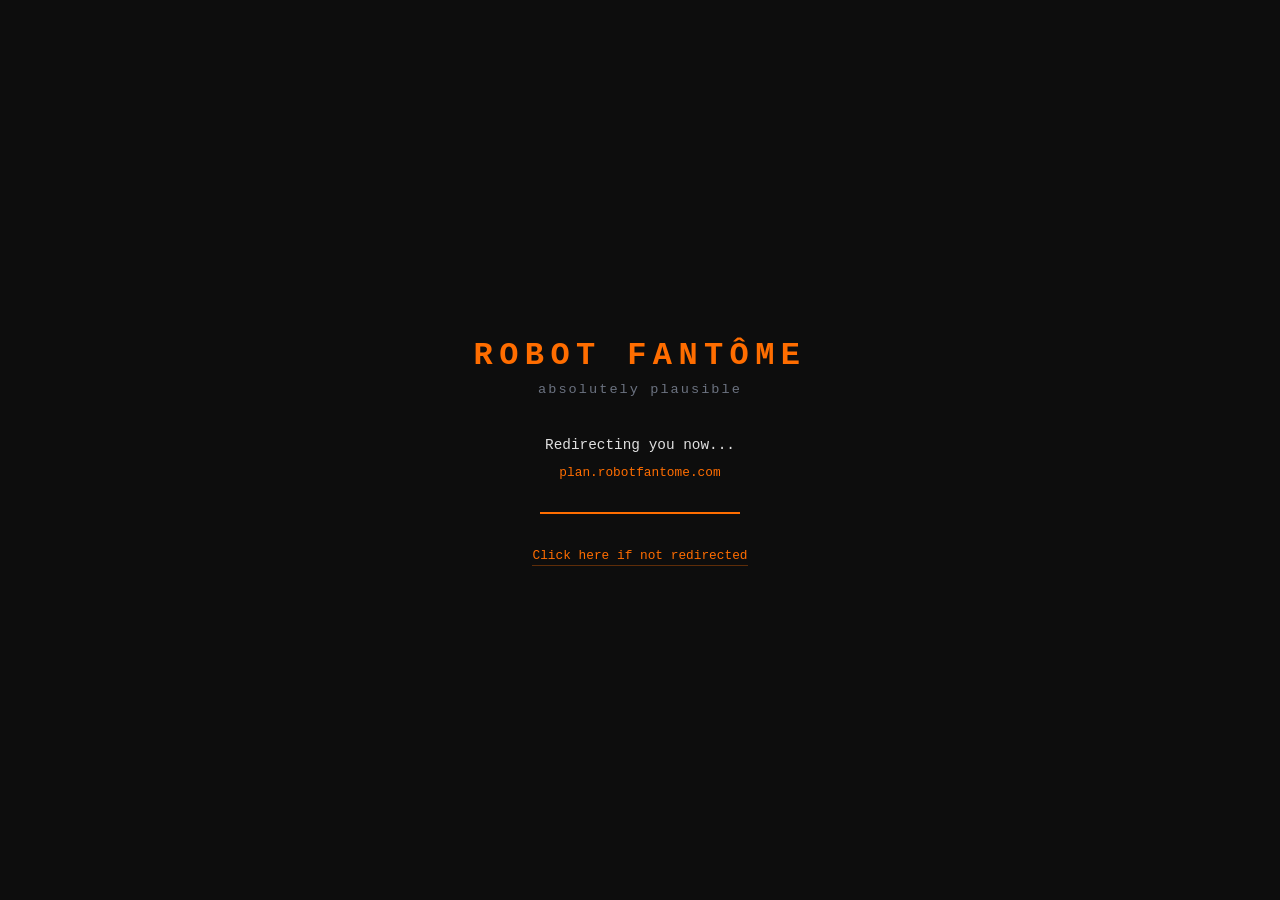
<file: crypto-redirect/index.html>
<!DOCTYPE html>
<html lang="en">
<head>
  <meta charset="UTF-8">
  <meta http-equiv="refresh" content="2; url=https://plan.robotfantome.com">
  <meta name="viewport" content="width=device-width, initial-scale=1.0">
  <title>Robot Fantôme</title>
  <style>
    * { margin: 0; padding: 0; box-sizing: border-box; }

    body {
      background: #0d0d0d;
      color: #e0e0e0;
      font-family: 'JetBrains Mono', 'Courier New', monospace;
      display: flex;
      align-items: center;
      justify-content: center;
      min-height: 100vh;
      text-align: center;
    }

    .container {
      padding: 2rem;
    }

    .brand {
      font-size: 2rem;
      font-weight: 700;
      color: #ff6d00;
      letter-spacing: 0.2em;
      text-transform: uppercase;
      margin-bottom: 0.5rem;
    }

    .tagline {
      font-size: 0.85rem;
      color: #6b7280;
      letter-spacing: 0.15em;
      margin-bottom: 2.5rem;
    }

    .message {
      font-size: 0.9rem;
      color: #e0e0e0;
      margin-bottom: 0.75rem;
    }

    .url {
      font-size: 0.8rem;
      color: #ff6d00;
      margin-bottom: 2rem;
    }

    .bar {
      width: 200px;
      height: 2px;
      background: #1f2937;
      margin: 0 auto 2rem;
      overflow: hidden;
    }

    .bar-fill {
      height: 100%;
      background: #ff6d00;
      animation: load 2s linear forwards;
    }

    @keyframes load {
      from { width: 0%; }
      to { width: 100%; }
    }

    a {
      color: #ff6d00;
      text-decoration: none;
      font-size: 0.8rem;
      border-bottom: 1px solid #ff6d0055;
      padding-bottom: 2px;
    }

    a:hover { color: #ff003c; border-color: #ff003c55; }
  </style>
</head>
<body>
  <div class="container">
    <div class="brand">Robot Fantôme</div>
    <div class="tagline">absolutely plausible</div>
    <div class="message">Redirecting you now...</div>
    <div class="url">plan.robotfantome.com</div>
    <div class="bar"><div class="bar-fill"></div></div>
    <a href="https://plan.robotfantome.com">Click here if not redirected</a>
  </div>

  <script>
    setTimeout(function() {
      window.location.href = 'https://plan.robotfantome.com';
    }, 2000);
  </script>
</body>
</html>
</file>
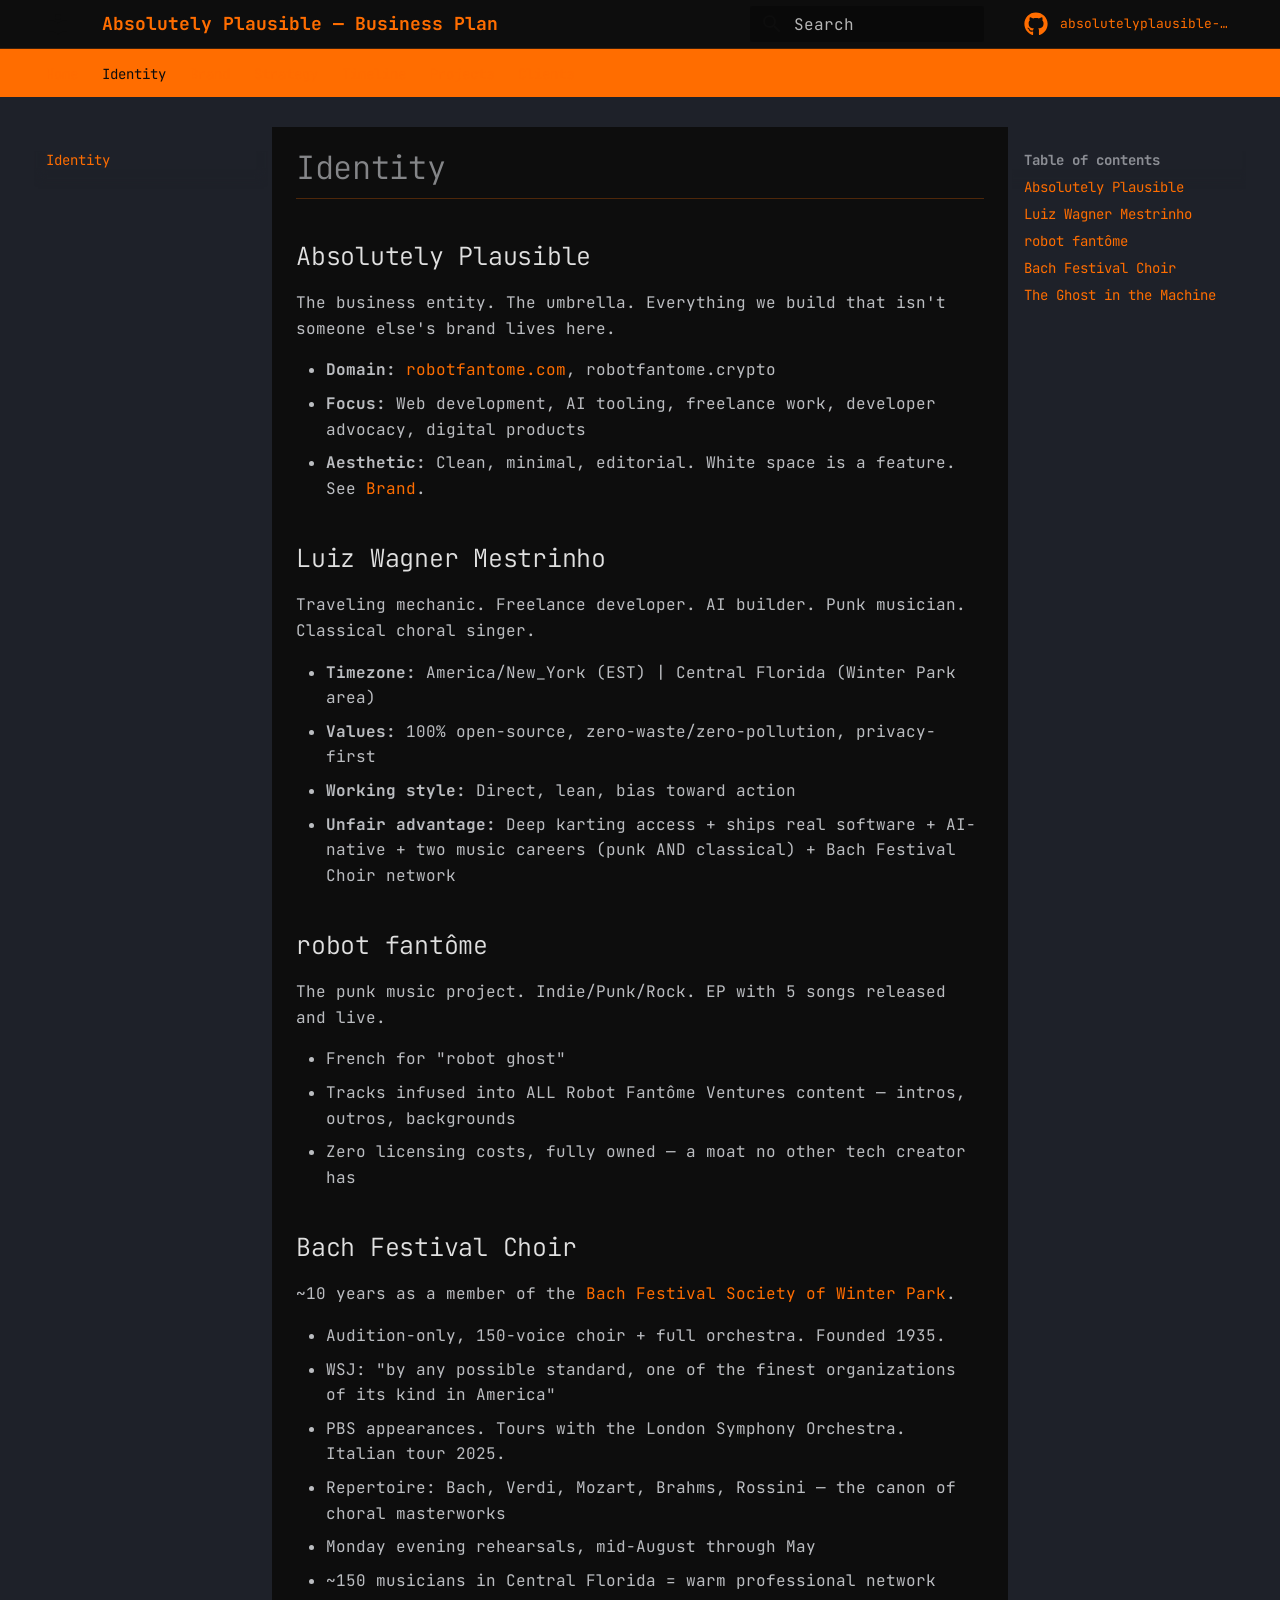
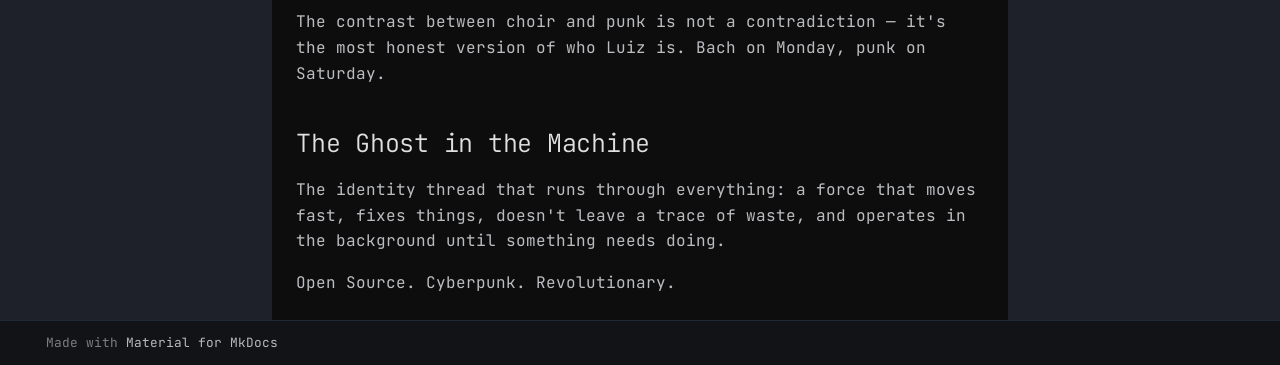
<file: identity/index.html>
<!doctype html>
<html lang="en" class="no-js">
  <head>
    
      <meta charset="utf-8">
      <meta name="viewport" content="width=device-width,initial-scale=1">
      
        <meta name="description" content="Living business plan, brand identity, and project roadmap for Robot Fantôme / Absolutely Plausible">
      
      
        <meta name="author" content="Luiz Wagner Mestrinho">
      
      
        <link rel="canonical" href="https://wmestrinho.github.io/absolutelyplausible-business-plan/identity/">
      
      
        <link rel="prev" href="..">
      
      
        <link rel="next" href="../brand/">
      
      
        
      
      
      <link rel="icon" href="../assets/images/favicon.png">
      <meta name="generator" content="mkdocs-1.6.1, mkdocs-material-9.7.3">
    
    
      
        <title>Identity - Absolutely Plausible — Business Plan</title>
      
    
    
      <link rel="stylesheet" href="../assets/stylesheets/main.484c7ddc.min.css">
      
        
        <link rel="stylesheet" href="../assets/stylesheets/palette.ab4e12ef.min.css">
      
      


    
    
      
    
    
      
        
        
        <link rel="preconnect" href="https://fonts.gstatic.com" crossorigin>
        <link rel="stylesheet" href="https://fonts.googleapis.com/css?family=JetBrains+Mono:300,300i,400,400i,700,700i%7CJetBrains+Mono:400,400i,700,700i&display=fallback">
        <style>:root{--md-text-font:"JetBrains Mono";--md-code-font:"JetBrains Mono"}</style>
      
    
    
      <link rel="stylesheet" href="../stylesheets/extra.css">
    
    <script>__md_scope=new URL("..",location),__md_hash=e=>[...e].reduce(((e,_)=>(e<<5)-e+_.charCodeAt(0)),0),__md_get=(e,_=localStorage,t=__md_scope)=>JSON.parse(_.getItem(t.pathname+"."+e)),__md_set=(e,_,t=localStorage,a=__md_scope)=>{try{t.setItem(a.pathname+"."+e,JSON.stringify(_))}catch(e){}}</script>
    
      

    
    
  </head>
  
  
    
    
    
    
    
    <body dir="ltr" data-md-color-scheme="slate" data-md-color-primary="custom" data-md-color-accent="custom">
  
    
    <input class="md-toggle" data-md-toggle="drawer" type="checkbox" id="__drawer" autocomplete="off">
    <input class="md-toggle" data-md-toggle="search" type="checkbox" id="__search" autocomplete="off">
    <label class="md-overlay" for="__drawer"></label>
    <div data-md-component="skip">
      
        
        <a href="#identity" class="md-skip">
          Skip to content
        </a>
      
    </div>
    <div data-md-component="announce">
      
    </div>
    
    
      

<header class="md-header" data-md-component="header">
  <nav class="md-header__inner md-grid" aria-label="Header">
    <a href=".." title="Absolutely Plausible — Business Plan" class="md-header__button md-logo" aria-label="Absolutely Plausible — Business Plan" data-md-component="logo">
      
  
  <svg xmlns="http://www.w3.org/2000/svg" viewBox="0 0 24 24"><path d="M12 8a3 3 0 0 0 3-3 3 3 0 0 0-3-3 3 3 0 0 0-3 3 3 3 0 0 0 3 3m0 3.54C9.64 9.35 6.5 8 3 8v11c3.5 0 6.64 1.35 9 3.54 2.36-2.19 5.5-3.54 9-3.54V8c-3.5 0-6.64 1.35-9 3.54"/></svg>

    </a>
    <label class="md-header__button md-icon" for="__drawer">
      
      <svg xmlns="http://www.w3.org/2000/svg" viewBox="0 0 24 24"><path d="M3 6h18v2H3zm0 5h18v2H3zm0 5h18v2H3z"/></svg>
    </label>
    <div class="md-header__title" data-md-component="header-title">
      <div class="md-header__ellipsis">
        <div class="md-header__topic">
          <span class="md-ellipsis">
            Absolutely Plausible — Business Plan
          </span>
        </div>
        <div class="md-header__topic" data-md-component="header-topic">
          <span class="md-ellipsis">
            
              Identity
            
          </span>
        </div>
      </div>
    </div>
    
      
    
    
    
    
      
      
        <label class="md-header__button md-icon" for="__search">
          
          <svg xmlns="http://www.w3.org/2000/svg" viewBox="0 0 24 24"><path d="M9.5 3A6.5 6.5 0 0 1 16 9.5c0 1.61-.59 3.09-1.56 4.23l.27.27h.79l5 5-1.5 1.5-5-5v-.79l-.27-.27A6.52 6.52 0 0 1 9.5 16 6.5 6.5 0 0 1 3 9.5 6.5 6.5 0 0 1 9.5 3m0 2C7 5 5 7 5 9.5S7 14 9.5 14 14 12 14 9.5 12 5 9.5 5"/></svg>
        </label>
        <div class="md-search" data-md-component="search" role="dialog">
  <label class="md-search__overlay" for="__search"></label>
  <div class="md-search__inner" role="search">
    <form class="md-search__form" name="search">
      <input type="text" class="md-search__input" name="query" aria-label="Search" placeholder="Search" autocapitalize="off" autocorrect="off" autocomplete="off" spellcheck="false" data-md-component="search-query" required>
      <label class="md-search__icon md-icon" for="__search">
        
        <svg xmlns="http://www.w3.org/2000/svg" viewBox="0 0 24 24"><path d="M9.5 3A6.5 6.5 0 0 1 16 9.5c0 1.61-.59 3.09-1.56 4.23l.27.27h.79l5 5-1.5 1.5-5-5v-.79l-.27-.27A6.52 6.52 0 0 1 9.5 16 6.5 6.5 0 0 1 3 9.5 6.5 6.5 0 0 1 9.5 3m0 2C7 5 5 7 5 9.5S7 14 9.5 14 14 12 14 9.5 12 5 9.5 5"/></svg>
        
        <svg xmlns="http://www.w3.org/2000/svg" viewBox="0 0 24 24"><path d="M20 11v2H8l5.5 5.5-1.42 1.42L4.16 12l7.92-7.92L13.5 5.5 8 11z"/></svg>
      </label>
      <nav class="md-search__options" aria-label="Search">
        
        <button type="reset" class="md-search__icon md-icon" title="Clear" aria-label="Clear" tabindex="-1">
          
          <svg xmlns="http://www.w3.org/2000/svg" viewBox="0 0 24 24"><path d="M19 6.41 17.59 5 12 10.59 6.41 5 5 6.41 10.59 12 5 17.59 6.41 19 12 13.41 17.59 19 19 17.59 13.41 12z"/></svg>
        </button>
      </nav>
      
        <div class="md-search__suggest" data-md-component="search-suggest"></div>
      
    </form>
    <div class="md-search__output">
      <div class="md-search__scrollwrap" tabindex="0" data-md-scrollfix>
        <div class="md-search-result" data-md-component="search-result">
          <div class="md-search-result__meta">
            Initializing search
          </div>
          <ol class="md-search-result__list" role="presentation"></ol>
        </div>
      </div>
    </div>
  </div>
</div>
      
    
    
      <div class="md-header__source">
        <a href="https://github.com/wmestrinho/absolutelyplausible-business-plan" title="Go to repository" class="md-source" data-md-component="source">
  <div class="md-source__icon md-icon">
    
    <svg xmlns="http://www.w3.org/2000/svg" viewBox="0 0 512 512"><!--! Font Awesome Free 7.1.0 by @fontawesome - https://fontawesome.com License - https://fontawesome.com/license/free (Icons: CC BY 4.0, Fonts: SIL OFL 1.1, Code: MIT License) Copyright 2025 Fonticons, Inc.--><path d="M173.9 397.4c0 2-2.3 3.6-5.2 3.6-3.3.3-5.6-1.3-5.6-3.6 0-2 2.3-3.6 5.2-3.6 3-.3 5.6 1.3 5.6 3.6m-31.1-4.5c-.7 2 1.3 4.3 4.3 4.9 2.6 1 5.6 0 6.2-2s-1.3-4.3-4.3-5.2c-2.6-.7-5.5.3-6.2 2.3m44.2-1.7c-2.9.7-4.9 2.6-4.6 4.9.3 2 2.9 3.3 5.9 2.6 2.9-.7 4.9-2.6 4.6-4.6-.3-1.9-3-3.2-5.9-2.9M252.8 8C114.1 8 8 113.3 8 252c0 110.9 69.8 205.8 169.5 239.2 12.8 2.3 17.3-5.6 17.3-12.1 0-6.2-.3-40.4-.3-61.4 0 0-70 15-84.7-29.8 0 0-11.4-29.1-27.8-36.6 0 0-22.9-15.7 1.6-15.4 0 0 24.9 2 38.6 25.8 21.9 38.6 58.6 27.5 72.9 20.9 2.3-16 8.8-27.1 16-33.7-55.9-6.2-112.3-14.3-112.3-110.5 0-27.5 7.6-41.3 23.6-58.9-2.6-6.5-11.1-33.3 2.6-67.9 20.9-6.5 69 27 69 27 20-5.6 41.5-8.5 62.8-8.5s42.8 2.9 62.8 8.5c0 0 48.1-33.6 69-27 13.7 34.7 5.2 61.4 2.6 67.9 16 17.7 25.8 31.5 25.8 58.9 0 96.5-58.9 104.2-114.8 110.5 9.2 7.9 17 22.9 17 46.4 0 33.7-.3 75.4-.3 83.6 0 6.5 4.6 14.4 17.3 12.1C436.2 457.8 504 362.9 504 252 504 113.3 391.5 8 252.8 8M105.2 352.9c-1.3 1-1 3.3.7 5.2 1.6 1.6 3.9 2.3 5.2 1 1.3-1 1-3.3-.7-5.2-1.6-1.6-3.9-2.3-5.2-1m-10.8-8.1c-.7 1.3.3 2.9 2.3 3.9 1.6 1 3.6.7 4.3-.7.7-1.3-.3-2.9-2.3-3.9-2-.6-3.6-.3-4.3.7m32.4 35.6c-1.6 1.3-1 4.3 1.3 6.2 2.3 2.3 5.2 2.6 6.5 1 1.3-1.3.7-4.3-1.3-6.2-2.2-2.3-5.2-2.6-6.5-1m-11.4-14.7c-1.6 1-1.6 3.6 0 5.9s4.3 3.3 5.6 2.3c1.6-1.3 1.6-3.9 0-6.2-1.4-2.3-4-3.3-5.6-2"/></svg>
  </div>
  <div class="md-source__repository">
    absolutelyplausible-business-plan
  </div>
</a>
      </div>
    
  </nav>
  
</header>
    
    <div class="md-container" data-md-component="container">
      
      
        
          
            
<nav class="md-tabs" aria-label="Tabs" data-md-component="tabs">
  <div class="md-grid">
    <ul class="md-tabs__list">
      
        
  
  
  
  
    <li class="md-tabs__item">
      <a href=".." class="md-tabs__link">
        
  
  
    
  
  Home

      </a>
    </li>
  

      
        
  
  
  
    
  
  
    <li class="md-tabs__item md-tabs__item--active">
      <a href="./" class="md-tabs__link">
        
  
  
    
  
  Identity

      </a>
    </li>
  

      
        
  
  
  
  
    <li class="md-tabs__item">
      <a href="../brand/" class="md-tabs__link">
        
  
  
    
  
  Brand

      </a>
    </li>
  

      
        
  
  
  
  
    <li class="md-tabs__item">
      <a href="../strategy/" class="md-tabs__link">
        
  
  
    
  
  Strategy

      </a>
    </li>
  

      
        
  
  
  
  
    <li class="md-tabs__item">
      <a href="../timeline/" class="md-tabs__link">
        
  
  
    
  
  Timeline

      </a>
    </li>
  

      
        
  
  
  
  
    
    
      <li class="md-tabs__item">
        <a href="../projects/" class="md-tabs__link">
          
  
  
  Projects

        </a>
      </li>
    
  

      
        
  
  
  
  
    
    
      <li class="md-tabs__item">
        <a href="../clients/pcj/" class="md-tabs__link">
          
  
  
  Clients

        </a>
      </li>
    
  

      
    </ul>
  </div>
</nav>
          
        
      
      <main class="md-main" data-md-component="main">
        <div class="md-main__inner md-grid">
          
            
              
              <div class="md-sidebar md-sidebar--primary" data-md-component="sidebar" data-md-type="navigation" >
                <div class="md-sidebar__scrollwrap">
                  <div class="md-sidebar__inner">
                    


  


<nav class="md-nav md-nav--primary md-nav--lifted" aria-label="Navigation" data-md-level="0">
  <label class="md-nav__title" for="__drawer">
    <a href=".." title="Absolutely Plausible — Business Plan" class="md-nav__button md-logo" aria-label="Absolutely Plausible — Business Plan" data-md-component="logo">
      
  
  <svg xmlns="http://www.w3.org/2000/svg" viewBox="0 0 24 24"><path d="M12 8a3 3 0 0 0 3-3 3 3 0 0 0-3-3 3 3 0 0 0-3 3 3 3 0 0 0 3 3m0 3.54C9.64 9.35 6.5 8 3 8v11c3.5 0 6.64 1.35 9 3.54 2.36-2.19 5.5-3.54 9-3.54V8c-3.5 0-6.64 1.35-9 3.54"/></svg>

    </a>
    Absolutely Plausible — Business Plan
  </label>
  
    <div class="md-nav__source">
      <a href="https://github.com/wmestrinho/absolutelyplausible-business-plan" title="Go to repository" class="md-source" data-md-component="source">
  <div class="md-source__icon md-icon">
    
    <svg xmlns="http://www.w3.org/2000/svg" viewBox="0 0 512 512"><!--! Font Awesome Free 7.1.0 by @fontawesome - https://fontawesome.com License - https://fontawesome.com/license/free (Icons: CC BY 4.0, Fonts: SIL OFL 1.1, Code: MIT License) Copyright 2025 Fonticons, Inc.--><path d="M173.9 397.4c0 2-2.3 3.6-5.2 3.6-3.3.3-5.6-1.3-5.6-3.6 0-2 2.3-3.6 5.2-3.6 3-.3 5.6 1.3 5.6 3.6m-31.1-4.5c-.7 2 1.3 4.3 4.3 4.9 2.6 1 5.6 0 6.2-2s-1.3-4.3-4.3-5.2c-2.6-.7-5.5.3-6.2 2.3m44.2-1.7c-2.9.7-4.9 2.6-4.6 4.9.3 2 2.9 3.3 5.9 2.6 2.9-.7 4.9-2.6 4.6-4.6-.3-1.9-3-3.2-5.9-2.9M252.8 8C114.1 8 8 113.3 8 252c0 110.9 69.8 205.8 169.5 239.2 12.8 2.3 17.3-5.6 17.3-12.1 0-6.2-.3-40.4-.3-61.4 0 0-70 15-84.7-29.8 0 0-11.4-29.1-27.8-36.6 0 0-22.9-15.7 1.6-15.4 0 0 24.9 2 38.6 25.8 21.9 38.6 58.6 27.5 72.9 20.9 2.3-16 8.8-27.1 16-33.7-55.9-6.2-112.3-14.3-112.3-110.5 0-27.5 7.6-41.3 23.6-58.9-2.6-6.5-11.1-33.3 2.6-67.9 20.9-6.5 69 27 69 27 20-5.6 41.5-8.5 62.8-8.5s42.8 2.9 62.8 8.5c0 0 48.1-33.6 69-27 13.7 34.7 5.2 61.4 2.6 67.9 16 17.7 25.8 31.5 25.8 58.9 0 96.5-58.9 104.2-114.8 110.5 9.2 7.9 17 22.9 17 46.4 0 33.7-.3 75.4-.3 83.6 0 6.5 4.6 14.4 17.3 12.1C436.2 457.8 504 362.9 504 252 504 113.3 391.5 8 252.8 8M105.2 352.9c-1.3 1-1 3.3.7 5.2 1.6 1.6 3.9 2.3 5.2 1 1.3-1 1-3.3-.7-5.2-1.6-1.6-3.9-2.3-5.2-1m-10.8-8.1c-.7 1.3.3 2.9 2.3 3.9 1.6 1 3.6.7 4.3-.7.7-1.3-.3-2.9-2.3-3.9-2-.6-3.6-.3-4.3.7m32.4 35.6c-1.6 1.3-1 4.3 1.3 6.2 2.3 2.3 5.2 2.6 6.5 1 1.3-1.3.7-4.3-1.3-6.2-2.2-2.3-5.2-2.6-6.5-1m-11.4-14.7c-1.6 1-1.6 3.6 0 5.9s4.3 3.3 5.6 2.3c1.6-1.3 1.6-3.9 0-6.2-1.4-2.3-4-3.3-5.6-2"/></svg>
  </div>
  <div class="md-source__repository">
    absolutelyplausible-business-plan
  </div>
</a>
    </div>
  
  <ul class="md-nav__list" data-md-scrollfix>
    
      
      
  
  
  
  
    <li class="md-nav__item">
      <a href=".." class="md-nav__link">
        
  
  
  <span class="md-ellipsis">
    
  
    Home
  

    
  </span>
  
  

      </a>
    </li>
  

    
      
      
  
  
    
  
  
  
    <li class="md-nav__item md-nav__item--active">
      
      <input class="md-nav__toggle md-toggle" type="checkbox" id="__toc">
      
      
        
      
      
        <label class="md-nav__link md-nav__link--active" for="__toc">
          
  
  
  <span class="md-ellipsis">
    
  
    Identity
  

    
  </span>
  
  

          <span class="md-nav__icon md-icon"></span>
        </label>
      
      <a href="./" class="md-nav__link md-nav__link--active">
        
  
  
  <span class="md-ellipsis">
    
  
    Identity
  

    
  </span>
  
  

      </a>
      
        

<nav class="md-nav md-nav--secondary" aria-label="Table of contents">
  
  
  
    
  
  
    <label class="md-nav__title" for="__toc">
      <span class="md-nav__icon md-icon"></span>
      Table of contents
    </label>
    <ul class="md-nav__list" data-md-component="toc" data-md-scrollfix>
      
        <li class="md-nav__item">
  <a href="#absolutely-plausible" class="md-nav__link">
    <span class="md-ellipsis">
      
        Absolutely Plausible
      
    </span>
  </a>
  
</li>
      
        <li class="md-nav__item">
  <a href="#luiz-wagner-mestrinho" class="md-nav__link">
    <span class="md-ellipsis">
      
        Luiz Wagner Mestrinho
      
    </span>
  </a>
  
</li>
      
        <li class="md-nav__item">
  <a href="#robot-fantome" class="md-nav__link">
    <span class="md-ellipsis">
      
        robot fantôme
      
    </span>
  </a>
  
</li>
      
        <li class="md-nav__item">
  <a href="#bach-festival-choir" class="md-nav__link">
    <span class="md-ellipsis">
      
        Bach Festival Choir
      
    </span>
  </a>
  
</li>
      
        <li class="md-nav__item">
  <a href="#the-ghost-in-the-machine" class="md-nav__link">
    <span class="md-ellipsis">
      
        The Ghost in the Machine
      
    </span>
  </a>
  
</li>
      
    </ul>
  
</nav>
      
    </li>
  

    
      
      
  
  
  
  
    <li class="md-nav__item">
      <a href="../brand/" class="md-nav__link">
        
  
  
  <span class="md-ellipsis">
    
  
    Brand
  

    
  </span>
  
  

      </a>
    </li>
  

    
      
      
  
  
  
  
    <li class="md-nav__item">
      <a href="../strategy/" class="md-nav__link">
        
  
  
  <span class="md-ellipsis">
    
  
    Strategy
  

    
  </span>
  
  

      </a>
    </li>
  

    
      
      
  
  
  
  
    <li class="md-nav__item">
      <a href="../timeline/" class="md-nav__link">
        
  
  
  <span class="md-ellipsis">
    
  
    Timeline
  

    
  </span>
  
  

      </a>
    </li>
  

    
      
      
  
  
  
  
    
    
    
    
      
      
    
    
    <li class="md-nav__item md-nav__item--nested">
      
        
        
          
        
        <input class="md-nav__toggle md-toggle md-toggle--indeterminate" type="checkbox" id="__nav_6" >
        
          
          <label class="md-nav__link" for="__nav_6" id="__nav_6_label" tabindex="0">
            
  
  
  <span class="md-ellipsis">
    
  
    Projects
  

    
  </span>
  
  

            <span class="md-nav__icon md-icon"></span>
          </label>
        
        <nav class="md-nav" data-md-level="1" aria-labelledby="__nav_6_label" aria-expanded="false">
          <label class="md-nav__title" for="__nav_6">
            <span class="md-nav__icon md-icon"></span>
            
  
    Projects
  

          </label>
          <ul class="md-nav__list" data-md-scrollfix>
            
              
                
  
  
  
  
    <li class="md-nav__item">
      <a href="../projects/" class="md-nav__link">
        
  
  
  <span class="md-ellipsis">
    
  
    Overview
  

    
  </span>
  
  

      </a>
    </li>
  

              
            
              
                
  
  
  
  
    <li class="md-nav__item">
      <a href="../projects/hackfatura/" class="md-nav__link">
        
  
  
  <span class="md-ellipsis">
    
  
    hackFatura (PCJ)
  

    
  </span>
  
  

      </a>
    </li>
  

              
            
              
                
  
  
  
  
    <li class="md-nav__item">
      <a href="../projects/roadmap/" class="md-nav__link">
        
  
  
  <span class="md-ellipsis">
    
  
    Roadmap & Checklist
  

    
  </span>
  
  

      </a>
    </li>
  

              
            
          </ul>
        </nav>
      
    </li>
  

    
      
      
  
  
  
  
    
    
    
    
      
      
    
    
    <li class="md-nav__item md-nav__item--nested">
      
        
        
          
        
        <input class="md-nav__toggle md-toggle md-toggle--indeterminate" type="checkbox" id="__nav_7" >
        
          
          <label class="md-nav__link" for="__nav_7" id="__nav_7_label" tabindex="0">
            
  
  
  <span class="md-ellipsis">
    
  
    Clients
  

    
  </span>
  
  

            <span class="md-nav__icon md-icon"></span>
          </label>
        
        <nav class="md-nav" data-md-level="1" aria-labelledby="__nav_7_label" aria-expanded="false">
          <label class="md-nav__title" for="__nav_7">
            <span class="md-nav__icon md-icon"></span>
            
  
    Clients
  

          </label>
          <ul class="md-nav__list" data-md-scrollfix>
            
              
                
  
  
  
  
    <li class="md-nav__item">
      <a href="../clients/pcj/" class="md-nav__link">
        
  
  
  <span class="md-ellipsis">
    
  
    PCJ / Parazinho Chassis Jig
  

    
  </span>
  
  

      </a>
    </li>
  

              
            
          </ul>
        </nav>
      
    </li>
  

    
  </ul>
</nav>
                  </div>
                </div>
              </div>
            
            
              
              <div class="md-sidebar md-sidebar--secondary" data-md-component="sidebar" data-md-type="toc" >
                <div class="md-sidebar__scrollwrap">
                  <div class="md-sidebar__inner">
                    

<nav class="md-nav md-nav--secondary" aria-label="Table of contents">
  
  
  
    
  
  
    <label class="md-nav__title" for="__toc">
      <span class="md-nav__icon md-icon"></span>
      Table of contents
    </label>
    <ul class="md-nav__list" data-md-component="toc" data-md-scrollfix>
      
        <li class="md-nav__item">
  <a href="#absolutely-plausible" class="md-nav__link">
    <span class="md-ellipsis">
      
        Absolutely Plausible
      
    </span>
  </a>
  
</li>
      
        <li class="md-nav__item">
  <a href="#luiz-wagner-mestrinho" class="md-nav__link">
    <span class="md-ellipsis">
      
        Luiz Wagner Mestrinho
      
    </span>
  </a>
  
</li>
      
        <li class="md-nav__item">
  <a href="#robot-fantome" class="md-nav__link">
    <span class="md-ellipsis">
      
        robot fantôme
      
    </span>
  </a>
  
</li>
      
        <li class="md-nav__item">
  <a href="#bach-festival-choir" class="md-nav__link">
    <span class="md-ellipsis">
      
        Bach Festival Choir
      
    </span>
  </a>
  
</li>
      
        <li class="md-nav__item">
  <a href="#the-ghost-in-the-machine" class="md-nav__link">
    <span class="md-ellipsis">
      
        The Ghost in the Machine
      
    </span>
  </a>
  
</li>
      
    </ul>
  
</nav>
                  </div>
                </div>
              </div>
            
          
          
            <div class="md-content" data-md-component="content">
              
              <article class="md-content__inner md-typeset">
                
                  


  
  


<h1 id="identity">Identity<a class="headerlink" href="#identity" title="Permanent link">&para;</a></h1>
<h2 id="absolutely-plausible">Absolutely Plausible<a class="headerlink" href="#absolutely-plausible" title="Permanent link">&para;</a></h2>
<p>The business entity. The umbrella. Everything we build that isn't someone else's brand lives here.</p>
<ul>
<li><strong>Domain:</strong> <a href="https://robotfantome.com">robotfantome.com</a>, robotfantome.crypto</li>
<li><strong>Focus:</strong> Web development, AI tooling, freelance work, developer advocacy, digital products</li>
<li><strong>Aesthetic:</strong> Clean, minimal, editorial. White space is a feature. See <a href="../brand/">Brand</a>.</li>
</ul>
<h2 id="luiz-wagner-mestrinho">Luiz Wagner Mestrinho<a class="headerlink" href="#luiz-wagner-mestrinho" title="Permanent link">&para;</a></h2>
<p>Traveling mechanic. Freelance developer. AI builder. Punk musician. Classical choral singer.</p>
<ul>
<li><strong>Timezone:</strong> America/New_York (EST) | Central Florida (Winter Park area)</li>
<li><strong>Values:</strong> 100% open-source, zero-waste/zero-pollution, privacy-first</li>
<li><strong>Working style:</strong> Direct, lean, bias toward action</li>
<li><strong>Unfair advantage:</strong> Deep karting access + ships real software + AI-native + two music careers (punk AND classical) + Bach Festival Choir network</li>
</ul>
<h2 id="robot-fantome">robot fantôme<a class="headerlink" href="#robot-fantome" title="Permanent link">&para;</a></h2>
<p>The punk music project. Indie/Punk/Rock. EP with 5 songs released and live.</p>
<ul>
<li>French for "robot ghost"</li>
<li>Tracks infused into ALL Robot Fantôme Ventures content — intros, outros, backgrounds</li>
<li>Zero licensing costs, fully owned — a moat no other tech creator has</li>
</ul>
<h2 id="bach-festival-choir">Bach Festival Choir<a class="headerlink" href="#bach-festival-choir" title="Permanent link">&para;</a></h2>
<p>~10 years as a member of the <a href="https://www.bachfestivalflorida.org">Bach Festival Society of Winter Park</a>.</p>
<ul>
<li>Audition-only, 150-voice choir + full orchestra. Founded 1935.</li>
<li>WSJ: "by any possible standard, one of the finest organizations of its kind in America"</li>
<li>PBS appearances. Tours with the London Symphony Orchestra. Italian tour 2025.</li>
<li>Repertoire: Bach, Verdi, Mozart, Brahms, Rossini — the canon of choral masterworks</li>
<li>Monday evening rehearsals, mid-August through May</li>
<li>~150 musicians in Central Florida = warm professional network</li>
</ul>
<p>The contrast between choir and punk is not a contradiction — it's the most honest version of who Luiz is. Bach on Monday, punk on Saturday.</p>
<h2 id="the-ghost-in-the-machine">The Ghost in the Machine<a class="headerlink" href="#the-ghost-in-the-machine" title="Permanent link">&para;</a></h2>
<p>The identity thread that runs through everything: a force that moves fast, fixes things, doesn't leave a trace of waste, and operates in the background until something needs doing.</p>
<p>Open Source. Cyberpunk. Revolutionary.</p>












                
              </article>
            </div>
          
          
<script>var target=document.getElementById(location.hash.slice(1));target&&target.name&&(target.checked=target.name.startsWith("__tabbed_"))</script>
        </div>
        
          <button type="button" class="md-top md-icon" data-md-component="top" hidden>
  
  <svg xmlns="http://www.w3.org/2000/svg" viewBox="0 0 24 24"><path d="M13 20h-2V8l-5.5 5.5-1.42-1.42L12 4.16l7.92 7.92-1.42 1.42L13 8z"/></svg>
  Back to top
</button>
        
      </main>
      
        <footer class="md-footer">
  
  <div class="md-footer-meta md-typeset">
    <div class="md-footer-meta__inner md-grid">
      <div class="md-copyright">
  
  
    Made with
    <a href="https://squidfunk.github.io/mkdocs-material/" target="_blank" rel="noopener">
      Material for MkDocs
    </a>
  
</div>
      
    </div>
  </div>
</footer>
      
    </div>
    <div class="md-dialog" data-md-component="dialog">
      <div class="md-dialog__inner md-typeset"></div>
    </div>
    
    
    
      
      
      <script id="__config" type="application/json">{"annotate": null, "base": "..", "features": ["navigation.tabs", "navigation.expand", "navigation.top", "search.highlight", "search.suggest", "content.code.copy", "content.code.annotate"], "search": "../assets/javascripts/workers/search.2c215733.min.js", "tags": null, "translations": {"clipboard.copied": "Copied to clipboard", "clipboard.copy": "Copy to clipboard", "search.result.more.one": "1 more on this page", "search.result.more.other": "# more on this page", "search.result.none": "No matching documents", "search.result.one": "1 matching document", "search.result.other": "# matching documents", "search.result.placeholder": "Type to start searching", "search.result.term.missing": "Missing", "select.version": "Select version"}, "version": null}</script>
    
    
      <script src="../assets/javascripts/bundle.79ae519e.min.js"></script>
      
    
  </body>
</html>
</file>
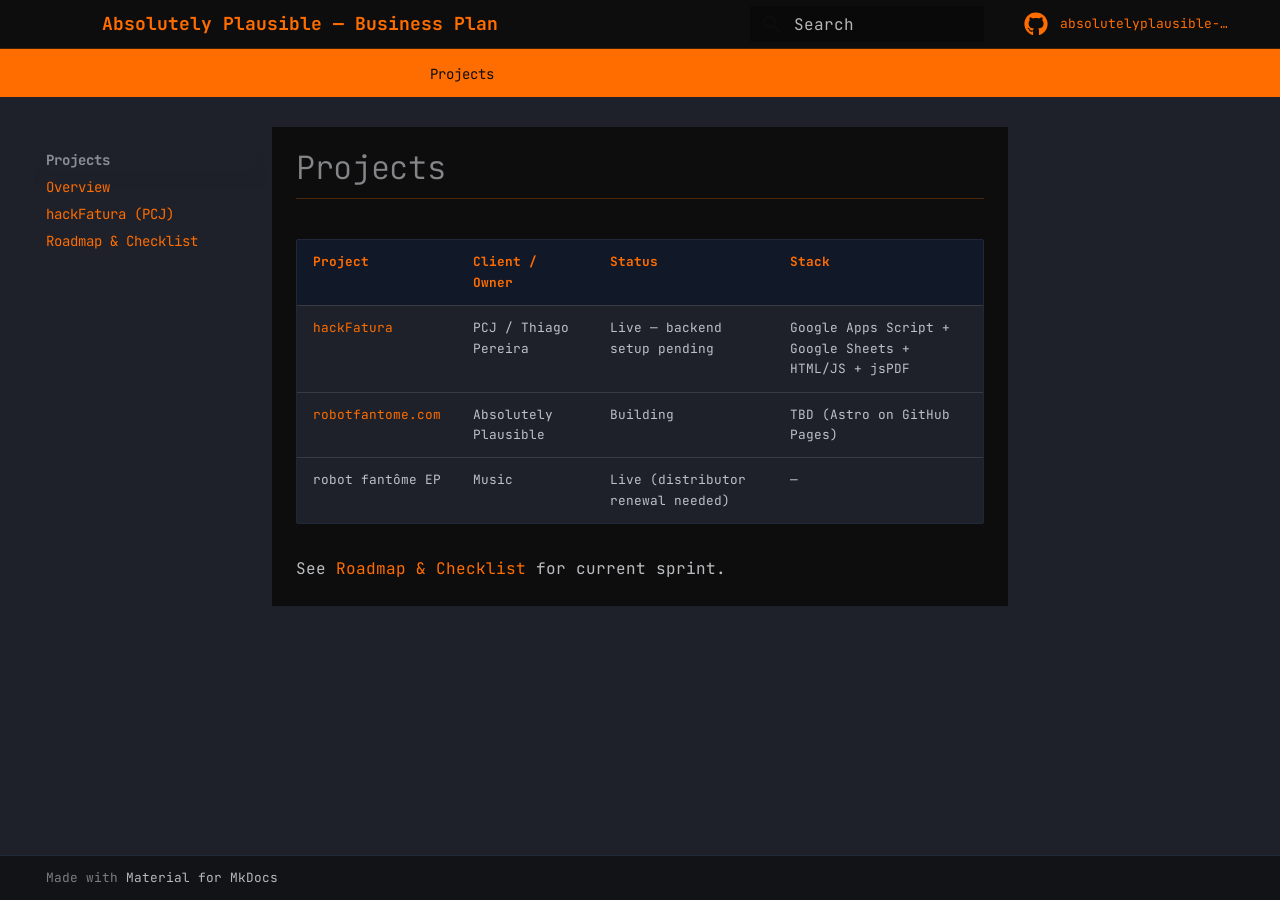
<file: projects/index.html>
<!doctype html>
<html lang="en" class="no-js">
  <head>
    
      <meta charset="utf-8">
      <meta name="viewport" content="width=device-width,initial-scale=1">
      
        <meta name="description" content="Living business plan, brand identity, and project roadmap for Robot Fantôme / Absolutely Plausible">
      
      
        <meta name="author" content="Luiz Wagner Mestrinho">
      
      
        <link rel="canonical" href="https://wmestrinho.github.io/absolutelyplausible-business-plan/projects/">
      
      
        <link rel="prev" href="../timeline/">
      
      
        <link rel="next" href="hackfatura/">
      
      
        
      
      
      <link rel="icon" href="../assets/images/favicon.png">
      <meta name="generator" content="mkdocs-1.6.1, mkdocs-material-9.7.3">
    
    
      
        <title>Overview - Absolutely Plausible — Business Plan</title>
      
    
    
      <link rel="stylesheet" href="../assets/stylesheets/main.484c7ddc.min.css">
      
        
        <link rel="stylesheet" href="../assets/stylesheets/palette.ab4e12ef.min.css">
      
      


    
    
      
    
    
      
        
        
        <link rel="preconnect" href="https://fonts.gstatic.com" crossorigin>
        <link rel="stylesheet" href="https://fonts.googleapis.com/css?family=JetBrains+Mono:300,300i,400,400i,700,700i%7CJetBrains+Mono:400,400i,700,700i&display=fallback">
        <style>:root{--md-text-font:"JetBrains Mono";--md-code-font:"JetBrains Mono"}</style>
      
    
    
      <link rel="stylesheet" href="../stylesheets/extra.css">
    
    <script>__md_scope=new URL("..",location),__md_hash=e=>[...e].reduce(((e,_)=>(e<<5)-e+_.charCodeAt(0)),0),__md_get=(e,_=localStorage,t=__md_scope)=>JSON.parse(_.getItem(t.pathname+"."+e)),__md_set=(e,_,t=localStorage,a=__md_scope)=>{try{t.setItem(a.pathname+"."+e,JSON.stringify(_))}catch(e){}}</script>
    
      

    
    
  </head>
  
  
    
    
    
    
    
    <body dir="ltr" data-md-color-scheme="slate" data-md-color-primary="custom" data-md-color-accent="custom">
  
    
    <input class="md-toggle" data-md-toggle="drawer" type="checkbox" id="__drawer" autocomplete="off">
    <input class="md-toggle" data-md-toggle="search" type="checkbox" id="__search" autocomplete="off">
    <label class="md-overlay" for="__drawer"></label>
    <div data-md-component="skip">
      
        
        <a href="#projects" class="md-skip">
          Skip to content
        </a>
      
    </div>
    <div data-md-component="announce">
      
    </div>
    
    
      

<header class="md-header" data-md-component="header">
  <nav class="md-header__inner md-grid" aria-label="Header">
    <a href=".." title="Absolutely Plausible — Business Plan" class="md-header__button md-logo" aria-label="Absolutely Plausible — Business Plan" data-md-component="logo">
      
  
  <svg xmlns="http://www.w3.org/2000/svg" viewBox="0 0 24 24"><path d="M12 8a3 3 0 0 0 3-3 3 3 0 0 0-3-3 3 3 0 0 0-3 3 3 3 0 0 0 3 3m0 3.54C9.64 9.35 6.5 8 3 8v11c3.5 0 6.64 1.35 9 3.54 2.36-2.19 5.5-3.54 9-3.54V8c-3.5 0-6.64 1.35-9 3.54"/></svg>

    </a>
    <label class="md-header__button md-icon" for="__drawer">
      
      <svg xmlns="http://www.w3.org/2000/svg" viewBox="0 0 24 24"><path d="M3 6h18v2H3zm0 5h18v2H3zm0 5h18v2H3z"/></svg>
    </label>
    <div class="md-header__title" data-md-component="header-title">
      <div class="md-header__ellipsis">
        <div class="md-header__topic">
          <span class="md-ellipsis">
            Absolutely Plausible — Business Plan
          </span>
        </div>
        <div class="md-header__topic" data-md-component="header-topic">
          <span class="md-ellipsis">
            
              Overview
            
          </span>
        </div>
      </div>
    </div>
    
      
    
    
    
    
      
      
        <label class="md-header__button md-icon" for="__search">
          
          <svg xmlns="http://www.w3.org/2000/svg" viewBox="0 0 24 24"><path d="M9.5 3A6.5 6.5 0 0 1 16 9.5c0 1.61-.59 3.09-1.56 4.23l.27.27h.79l5 5-1.5 1.5-5-5v-.79l-.27-.27A6.52 6.52 0 0 1 9.5 16 6.5 6.5 0 0 1 3 9.5 6.5 6.5 0 0 1 9.5 3m0 2C7 5 5 7 5 9.5S7 14 9.5 14 14 12 14 9.5 12 5 9.5 5"/></svg>
        </label>
        <div class="md-search" data-md-component="search" role="dialog">
  <label class="md-search__overlay" for="__search"></label>
  <div class="md-search__inner" role="search">
    <form class="md-search__form" name="search">
      <input type="text" class="md-search__input" name="query" aria-label="Search" placeholder="Search" autocapitalize="off" autocorrect="off" autocomplete="off" spellcheck="false" data-md-component="search-query" required>
      <label class="md-search__icon md-icon" for="__search">
        
        <svg xmlns="http://www.w3.org/2000/svg" viewBox="0 0 24 24"><path d="M9.5 3A6.5 6.5 0 0 1 16 9.5c0 1.61-.59 3.09-1.56 4.23l.27.27h.79l5 5-1.5 1.5-5-5v-.79l-.27-.27A6.52 6.52 0 0 1 9.5 16 6.5 6.5 0 0 1 3 9.5 6.5 6.5 0 0 1 9.5 3m0 2C7 5 5 7 5 9.5S7 14 9.5 14 14 12 14 9.5 12 5 9.5 5"/></svg>
        
        <svg xmlns="http://www.w3.org/2000/svg" viewBox="0 0 24 24"><path d="M20 11v2H8l5.5 5.5-1.42 1.42L4.16 12l7.92-7.92L13.5 5.5 8 11z"/></svg>
      </label>
      <nav class="md-search__options" aria-label="Search">
        
        <button type="reset" class="md-search__icon md-icon" title="Clear" aria-label="Clear" tabindex="-1">
          
          <svg xmlns="http://www.w3.org/2000/svg" viewBox="0 0 24 24"><path d="M19 6.41 17.59 5 12 10.59 6.41 5 5 6.41 10.59 12 5 17.59 6.41 19 12 13.41 17.59 19 19 17.59 13.41 12z"/></svg>
        </button>
      </nav>
      
        <div class="md-search__suggest" data-md-component="search-suggest"></div>
      
    </form>
    <div class="md-search__output">
      <div class="md-search__scrollwrap" tabindex="0" data-md-scrollfix>
        <div class="md-search-result" data-md-component="search-result">
          <div class="md-search-result__meta">
            Initializing search
          </div>
          <ol class="md-search-result__list" role="presentation"></ol>
        </div>
      </div>
    </div>
  </div>
</div>
      
    
    
      <div class="md-header__source">
        <a href="https://github.com/wmestrinho/absolutelyplausible-business-plan" title="Go to repository" class="md-source" data-md-component="source">
  <div class="md-source__icon md-icon">
    
    <svg xmlns="http://www.w3.org/2000/svg" viewBox="0 0 512 512"><!--! Font Awesome Free 7.1.0 by @fontawesome - https://fontawesome.com License - https://fontawesome.com/license/free (Icons: CC BY 4.0, Fonts: SIL OFL 1.1, Code: MIT License) Copyright 2025 Fonticons, Inc.--><path d="M173.9 397.4c0 2-2.3 3.6-5.2 3.6-3.3.3-5.6-1.3-5.6-3.6 0-2 2.3-3.6 5.2-3.6 3-.3 5.6 1.3 5.6 3.6m-31.1-4.5c-.7 2 1.3 4.3 4.3 4.9 2.6 1 5.6 0 6.2-2s-1.3-4.3-4.3-5.2c-2.6-.7-5.5.3-6.2 2.3m44.2-1.7c-2.9.7-4.9 2.6-4.6 4.9.3 2 2.9 3.3 5.9 2.6 2.9-.7 4.9-2.6 4.6-4.6-.3-1.9-3-3.2-5.9-2.9M252.8 8C114.1 8 8 113.3 8 252c0 110.9 69.8 205.8 169.5 239.2 12.8 2.3 17.3-5.6 17.3-12.1 0-6.2-.3-40.4-.3-61.4 0 0-70 15-84.7-29.8 0 0-11.4-29.1-27.8-36.6 0 0-22.9-15.7 1.6-15.4 0 0 24.9 2 38.6 25.8 21.9 38.6 58.6 27.5 72.9 20.9 2.3-16 8.8-27.1 16-33.7-55.9-6.2-112.3-14.3-112.3-110.5 0-27.5 7.6-41.3 23.6-58.9-2.6-6.5-11.1-33.3 2.6-67.9 20.9-6.5 69 27 69 27 20-5.6 41.5-8.5 62.8-8.5s42.8 2.9 62.8 8.5c0 0 48.1-33.6 69-27 13.7 34.7 5.2 61.4 2.6 67.9 16 17.7 25.8 31.5 25.8 58.9 0 96.5-58.9 104.2-114.8 110.5 9.2 7.9 17 22.9 17 46.4 0 33.7-.3 75.4-.3 83.6 0 6.5 4.6 14.4 17.3 12.1C436.2 457.8 504 362.9 504 252 504 113.3 391.5 8 252.8 8M105.2 352.9c-1.3 1-1 3.3.7 5.2 1.6 1.6 3.9 2.3 5.2 1 1.3-1 1-3.3-.7-5.2-1.6-1.6-3.9-2.3-5.2-1m-10.8-8.1c-.7 1.3.3 2.9 2.3 3.9 1.6 1 3.6.7 4.3-.7.7-1.3-.3-2.9-2.3-3.9-2-.6-3.6-.3-4.3.7m32.4 35.6c-1.6 1.3-1 4.3 1.3 6.2 2.3 2.3 5.2 2.6 6.5 1 1.3-1.3.7-4.3-1.3-6.2-2.2-2.3-5.2-2.6-6.5-1m-11.4-14.7c-1.6 1-1.6 3.6 0 5.9s4.3 3.3 5.6 2.3c1.6-1.3 1.6-3.9 0-6.2-1.4-2.3-4-3.3-5.6-2"/></svg>
  </div>
  <div class="md-source__repository">
    absolutelyplausible-business-plan
  </div>
</a>
      </div>
    
  </nav>
  
</header>
    
    <div class="md-container" data-md-component="container">
      
      
        
          
            
<nav class="md-tabs" aria-label="Tabs" data-md-component="tabs">
  <div class="md-grid">
    <ul class="md-tabs__list">
      
        
  
  
  
  
    <li class="md-tabs__item">
      <a href=".." class="md-tabs__link">
        
  
  
    
  
  Home

      </a>
    </li>
  

      
        
  
  
  
  
    <li class="md-tabs__item">
      <a href="../identity/" class="md-tabs__link">
        
  
  
    
  
  Identity

      </a>
    </li>
  

      
        
  
  
  
  
    <li class="md-tabs__item">
      <a href="../brand/" class="md-tabs__link">
        
  
  
    
  
  Brand

      </a>
    </li>
  

      
        
  
  
  
  
    <li class="md-tabs__item">
      <a href="../strategy/" class="md-tabs__link">
        
  
  
    
  
  Strategy

      </a>
    </li>
  

      
        
  
  
  
  
    <li class="md-tabs__item">
      <a href="../timeline/" class="md-tabs__link">
        
  
  
    
  
  Timeline

      </a>
    </li>
  

      
        
  
  
  
    
  
  
    
    
      <li class="md-tabs__item md-tabs__item--active">
        <a href="./" class="md-tabs__link">
          
  
  
  Projects

        </a>
      </li>
    
  

      
        
  
  
  
  
    
    
      <li class="md-tabs__item">
        <a href="../clients/pcj/" class="md-tabs__link">
          
  
  
  Clients

        </a>
      </li>
    
  

      
    </ul>
  </div>
</nav>
          
        
      
      <main class="md-main" data-md-component="main">
        <div class="md-main__inner md-grid">
          
            
              
              <div class="md-sidebar md-sidebar--primary" data-md-component="sidebar" data-md-type="navigation" >
                <div class="md-sidebar__scrollwrap">
                  <div class="md-sidebar__inner">
                    


  


<nav class="md-nav md-nav--primary md-nav--lifted" aria-label="Navigation" data-md-level="0">
  <label class="md-nav__title" for="__drawer">
    <a href=".." title="Absolutely Plausible — Business Plan" class="md-nav__button md-logo" aria-label="Absolutely Plausible — Business Plan" data-md-component="logo">
      
  
  <svg xmlns="http://www.w3.org/2000/svg" viewBox="0 0 24 24"><path d="M12 8a3 3 0 0 0 3-3 3 3 0 0 0-3-3 3 3 0 0 0-3 3 3 3 0 0 0 3 3m0 3.54C9.64 9.35 6.5 8 3 8v11c3.5 0 6.64 1.35 9 3.54 2.36-2.19 5.5-3.54 9-3.54V8c-3.5 0-6.64 1.35-9 3.54"/></svg>

    </a>
    Absolutely Plausible — Business Plan
  </label>
  
    <div class="md-nav__source">
      <a href="https://github.com/wmestrinho/absolutelyplausible-business-plan" title="Go to repository" class="md-source" data-md-component="source">
  <div class="md-source__icon md-icon">
    
    <svg xmlns="http://www.w3.org/2000/svg" viewBox="0 0 512 512"><!--! Font Awesome Free 7.1.0 by @fontawesome - https://fontawesome.com License - https://fontawesome.com/license/free (Icons: CC BY 4.0, Fonts: SIL OFL 1.1, Code: MIT License) Copyright 2025 Fonticons, Inc.--><path d="M173.9 397.4c0 2-2.3 3.6-5.2 3.6-3.3.3-5.6-1.3-5.6-3.6 0-2 2.3-3.6 5.2-3.6 3-.3 5.6 1.3 5.6 3.6m-31.1-4.5c-.7 2 1.3 4.3 4.3 4.9 2.6 1 5.6 0 6.2-2s-1.3-4.3-4.3-5.2c-2.6-.7-5.5.3-6.2 2.3m44.2-1.7c-2.9.7-4.9 2.6-4.6 4.9.3 2 2.9 3.3 5.9 2.6 2.9-.7 4.9-2.6 4.6-4.6-.3-1.9-3-3.2-5.9-2.9M252.8 8C114.1 8 8 113.3 8 252c0 110.9 69.8 205.8 169.5 239.2 12.8 2.3 17.3-5.6 17.3-12.1 0-6.2-.3-40.4-.3-61.4 0 0-70 15-84.7-29.8 0 0-11.4-29.1-27.8-36.6 0 0-22.9-15.7 1.6-15.4 0 0 24.9 2 38.6 25.8 21.9 38.6 58.6 27.5 72.9 20.9 2.3-16 8.8-27.1 16-33.7-55.9-6.2-112.3-14.3-112.3-110.5 0-27.5 7.6-41.3 23.6-58.9-2.6-6.5-11.1-33.3 2.6-67.9 20.9-6.5 69 27 69 27 20-5.6 41.5-8.5 62.8-8.5s42.8 2.9 62.8 8.5c0 0 48.1-33.6 69-27 13.7 34.7 5.2 61.4 2.6 67.9 16 17.7 25.8 31.5 25.8 58.9 0 96.5-58.9 104.2-114.8 110.5 9.2 7.9 17 22.9 17 46.4 0 33.7-.3 75.4-.3 83.6 0 6.5 4.6 14.4 17.3 12.1C436.2 457.8 504 362.9 504 252 504 113.3 391.5 8 252.8 8M105.2 352.9c-1.3 1-1 3.3.7 5.2 1.6 1.6 3.9 2.3 5.2 1 1.3-1 1-3.3-.7-5.2-1.6-1.6-3.9-2.3-5.2-1m-10.8-8.1c-.7 1.3.3 2.9 2.3 3.9 1.6 1 3.6.7 4.3-.7.7-1.3-.3-2.9-2.3-3.9-2-.6-3.6-.3-4.3.7m32.4 35.6c-1.6 1.3-1 4.3 1.3 6.2 2.3 2.3 5.2 2.6 6.5 1 1.3-1.3.7-4.3-1.3-6.2-2.2-2.3-5.2-2.6-6.5-1m-11.4-14.7c-1.6 1-1.6 3.6 0 5.9s4.3 3.3 5.6 2.3c1.6-1.3 1.6-3.9 0-6.2-1.4-2.3-4-3.3-5.6-2"/></svg>
  </div>
  <div class="md-source__repository">
    absolutelyplausible-business-plan
  </div>
</a>
    </div>
  
  <ul class="md-nav__list" data-md-scrollfix>
    
      
      
  
  
  
  
    <li class="md-nav__item">
      <a href=".." class="md-nav__link">
        
  
  
  <span class="md-ellipsis">
    
  
    Home
  

    
  </span>
  
  

      </a>
    </li>
  

    
      
      
  
  
  
  
    <li class="md-nav__item">
      <a href="../identity/" class="md-nav__link">
        
  
  
  <span class="md-ellipsis">
    
  
    Identity
  

    
  </span>
  
  

      </a>
    </li>
  

    
      
      
  
  
  
  
    <li class="md-nav__item">
      <a href="../brand/" class="md-nav__link">
        
  
  
  <span class="md-ellipsis">
    
  
    Brand
  

    
  </span>
  
  

      </a>
    </li>
  

    
      
      
  
  
  
  
    <li class="md-nav__item">
      <a href="../strategy/" class="md-nav__link">
        
  
  
  <span class="md-ellipsis">
    
  
    Strategy
  

    
  </span>
  
  

      </a>
    </li>
  

    
      
      
  
  
  
  
    <li class="md-nav__item">
      <a href="../timeline/" class="md-nav__link">
        
  
  
  <span class="md-ellipsis">
    
  
    Timeline
  

    
  </span>
  
  

      </a>
    </li>
  

    
      
      
  
  
    
  
  
  
    
    
    
    
      
        
        
      
      
    
    
    <li class="md-nav__item md-nav__item--active md-nav__item--section md-nav__item--nested">
      
        
        
        <input class="md-nav__toggle md-toggle " type="checkbox" id="__nav_6" checked>
        
          
          <label class="md-nav__link" for="__nav_6" id="__nav_6_label" tabindex="">
            
  
  
  <span class="md-ellipsis">
    
  
    Projects
  

    
  </span>
  
  

            <span class="md-nav__icon md-icon"></span>
          </label>
        
        <nav class="md-nav" data-md-level="1" aria-labelledby="__nav_6_label" aria-expanded="true">
          <label class="md-nav__title" for="__nav_6">
            <span class="md-nav__icon md-icon"></span>
            
  
    Projects
  

          </label>
          <ul class="md-nav__list" data-md-scrollfix>
            
              
                
  
  
    
  
  
  
    <li class="md-nav__item md-nav__item--active">
      
      <input class="md-nav__toggle md-toggle" type="checkbox" id="__toc">
      
      
        
      
      
      <a href="./" class="md-nav__link md-nav__link--active">
        
  
  
  <span class="md-ellipsis">
    
  
    Overview
  

    
  </span>
  
  

      </a>
      
    </li>
  

              
            
              
                
  
  
  
  
    <li class="md-nav__item">
      <a href="hackfatura/" class="md-nav__link">
        
  
  
  <span class="md-ellipsis">
    
  
    hackFatura (PCJ)
  

    
  </span>
  
  

      </a>
    </li>
  

              
            
              
                
  
  
  
  
    <li class="md-nav__item">
      <a href="roadmap/" class="md-nav__link">
        
  
  
  <span class="md-ellipsis">
    
  
    Roadmap & Checklist
  

    
  </span>
  
  

      </a>
    </li>
  

              
            
          </ul>
        </nav>
      
    </li>
  

    
      
      
  
  
  
  
    
    
    
    
      
      
    
    
    <li class="md-nav__item md-nav__item--nested">
      
        
        
          
        
        <input class="md-nav__toggle md-toggle md-toggle--indeterminate" type="checkbox" id="__nav_7" >
        
          
          <label class="md-nav__link" for="__nav_7" id="__nav_7_label" tabindex="0">
            
  
  
  <span class="md-ellipsis">
    
  
    Clients
  

    
  </span>
  
  

            <span class="md-nav__icon md-icon"></span>
          </label>
        
        <nav class="md-nav" data-md-level="1" aria-labelledby="__nav_7_label" aria-expanded="false">
          <label class="md-nav__title" for="__nav_7">
            <span class="md-nav__icon md-icon"></span>
            
  
    Clients
  

          </label>
          <ul class="md-nav__list" data-md-scrollfix>
            
              
                
  
  
  
  
    <li class="md-nav__item">
      <a href="../clients/pcj/" class="md-nav__link">
        
  
  
  <span class="md-ellipsis">
    
  
    PCJ / Parazinho Chassis Jig
  

    
  </span>
  
  

      </a>
    </li>
  

              
            
          </ul>
        </nav>
      
    </li>
  

    
  </ul>
</nav>
                  </div>
                </div>
              </div>
            
            
              
              <div class="md-sidebar md-sidebar--secondary" data-md-component="sidebar" data-md-type="toc" >
                <div class="md-sidebar__scrollwrap">
                  <div class="md-sidebar__inner">
                    

<nav class="md-nav md-nav--secondary" aria-label="Table of contents">
  
  
  
    
  
  
</nav>
                  </div>
                </div>
              </div>
            
          
          
            <div class="md-content" data-md-component="content">
              
              <article class="md-content__inner md-typeset">
                
                  


  
  


<h1 id="projects">Projects<a class="headerlink" href="#projects" title="Permanent link">&para;</a></h1>
<table>
<thead>
<tr>
<th>Project</th>
<th>Client / Owner</th>
<th>Status</th>
<th>Stack</th>
</tr>
</thead>
<tbody>
<tr>
<td><a href="hackfatura/">hackFatura</a></td>
<td>PCJ / Thiago Pereira</td>
<td>Live — backend setup pending</td>
<td>Google Apps Script + Google Sheets + HTML/JS + jsPDF</td>
</tr>
<tr>
<td><a href="https://robotfantome.com">robotfantome.com</a></td>
<td>Absolutely Plausible</td>
<td>Building</td>
<td>TBD (Astro on GitHub Pages)</td>
</tr>
<tr>
<td>robot fantôme EP</td>
<td>Music</td>
<td>Live (distributor renewal needed)</td>
<td>—</td>
</tr>
</tbody>
</table>
<p>See <a href="roadmap/">Roadmap &amp; Checklist</a> for current sprint.</p>












                
              </article>
            </div>
          
          
<script>var target=document.getElementById(location.hash.slice(1));target&&target.name&&(target.checked=target.name.startsWith("__tabbed_"))</script>
        </div>
        
          <button type="button" class="md-top md-icon" data-md-component="top" hidden>
  
  <svg xmlns="http://www.w3.org/2000/svg" viewBox="0 0 24 24"><path d="M13 20h-2V8l-5.5 5.5-1.42-1.42L12 4.16l7.92 7.92-1.42 1.42L13 8z"/></svg>
  Back to top
</button>
        
      </main>
      
        <footer class="md-footer">
  
  <div class="md-footer-meta md-typeset">
    <div class="md-footer-meta__inner md-grid">
      <div class="md-copyright">
  
  
    Made with
    <a href="https://squidfunk.github.io/mkdocs-material/" target="_blank" rel="noopener">
      Material for MkDocs
    </a>
  
</div>
      
    </div>
  </div>
</footer>
      
    </div>
    <div class="md-dialog" data-md-component="dialog">
      <div class="md-dialog__inner md-typeset"></div>
    </div>
    
    
    
      
      
      <script id="__config" type="application/json">{"annotate": null, "base": "..", "features": ["navigation.tabs", "navigation.expand", "navigation.top", "search.highlight", "search.suggest", "content.code.copy", "content.code.annotate"], "search": "../assets/javascripts/workers/search.2c215733.min.js", "tags": null, "translations": {"clipboard.copied": "Copied to clipboard", "clipboard.copy": "Copy to clipboard", "search.result.more.one": "1 more on this page", "search.result.more.other": "# more on this page", "search.result.none": "No matching documents", "search.result.one": "1 matching document", "search.result.other": "# matching documents", "search.result.placeholder": "Type to start searching", "search.result.term.missing": "Missing", "select.version": "Select version"}, "version": null}</script>
    
    
      <script src="../assets/javascripts/bundle.79ae519e.min.js"></script>
      
    
  </body>
</html>
</file>
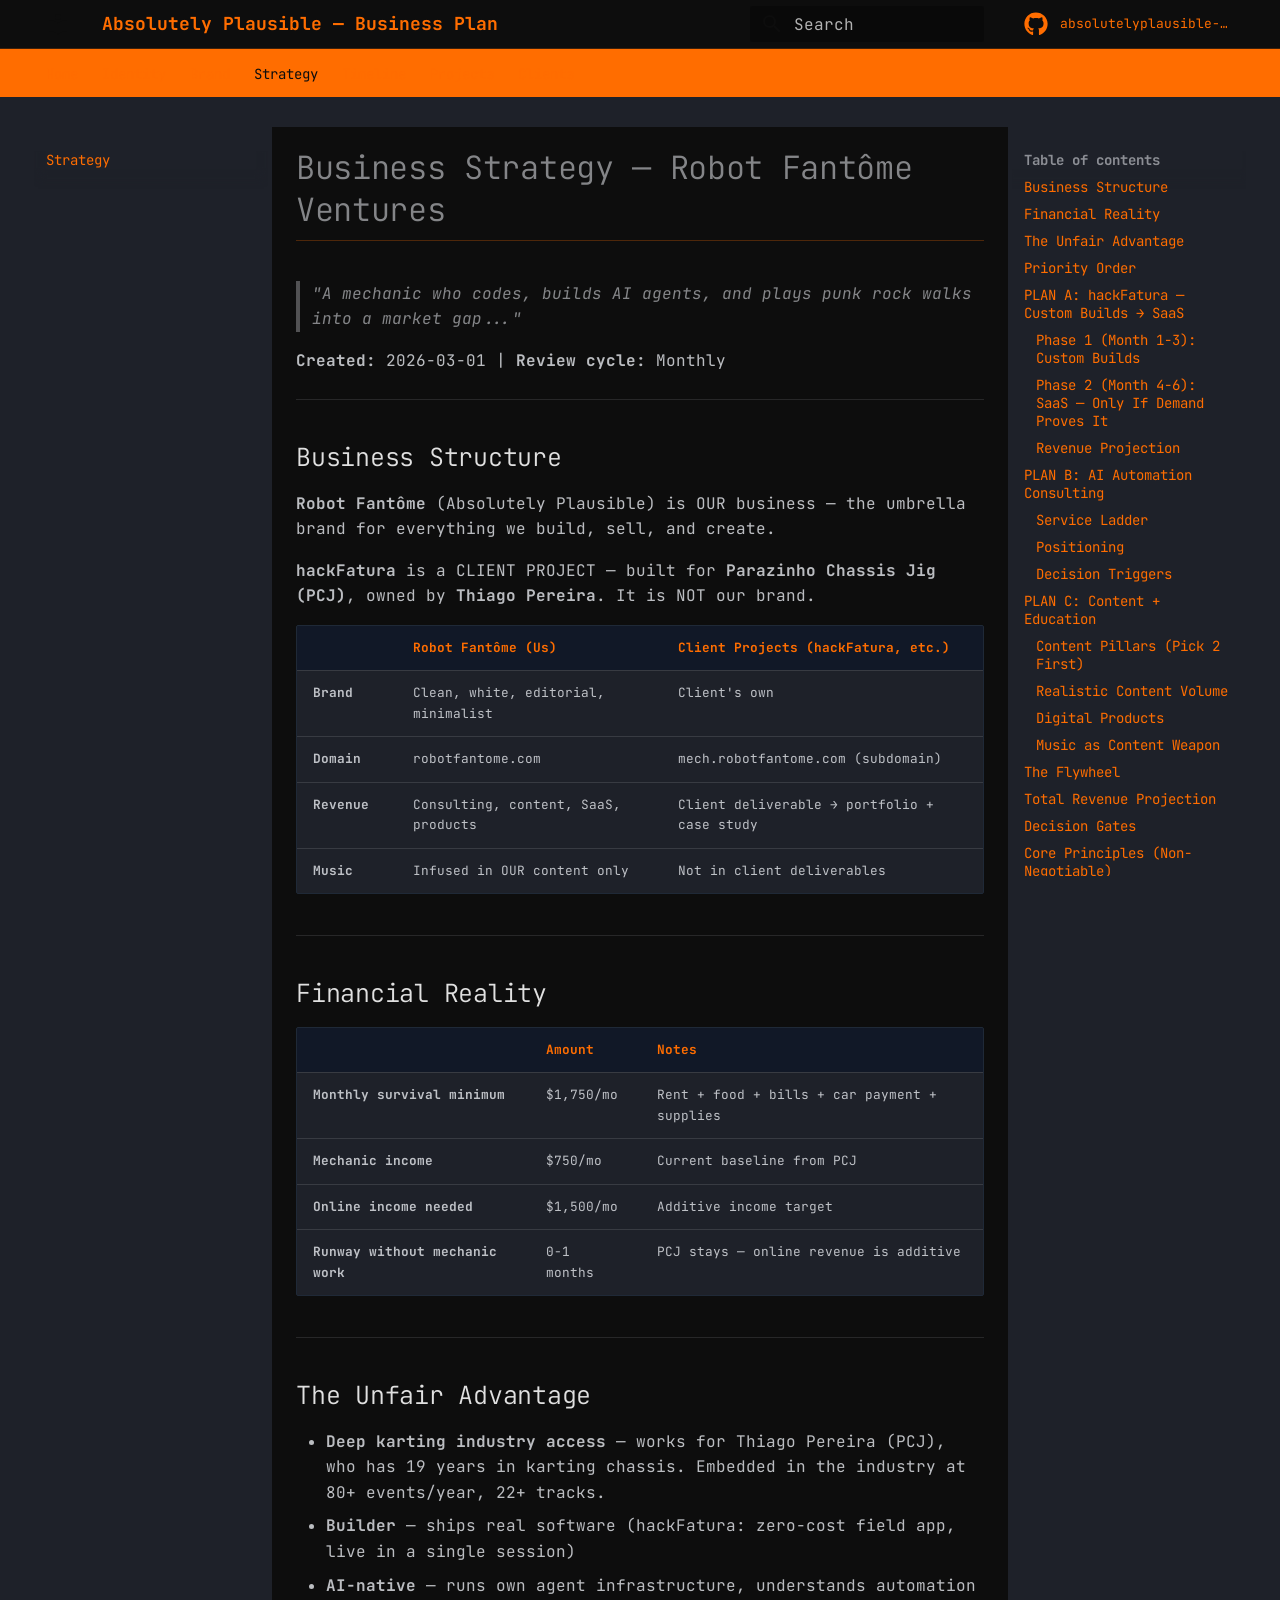
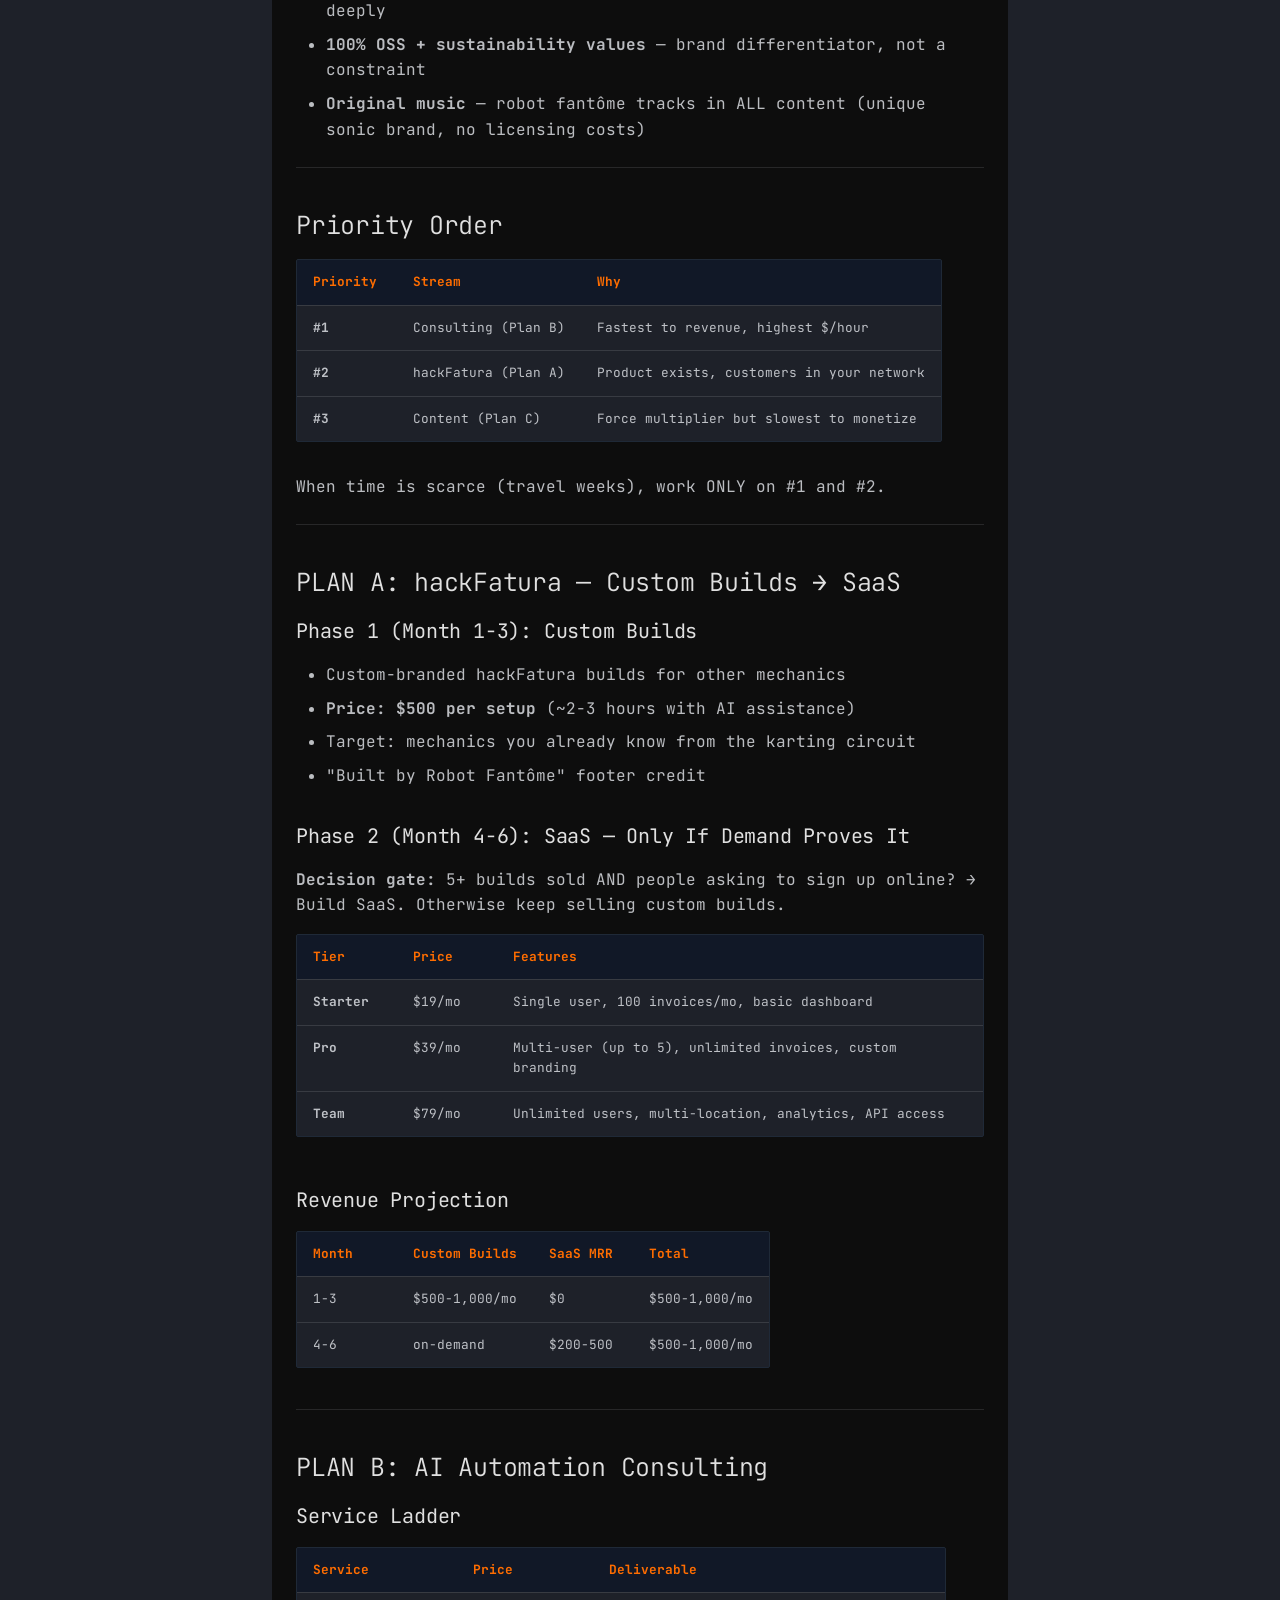
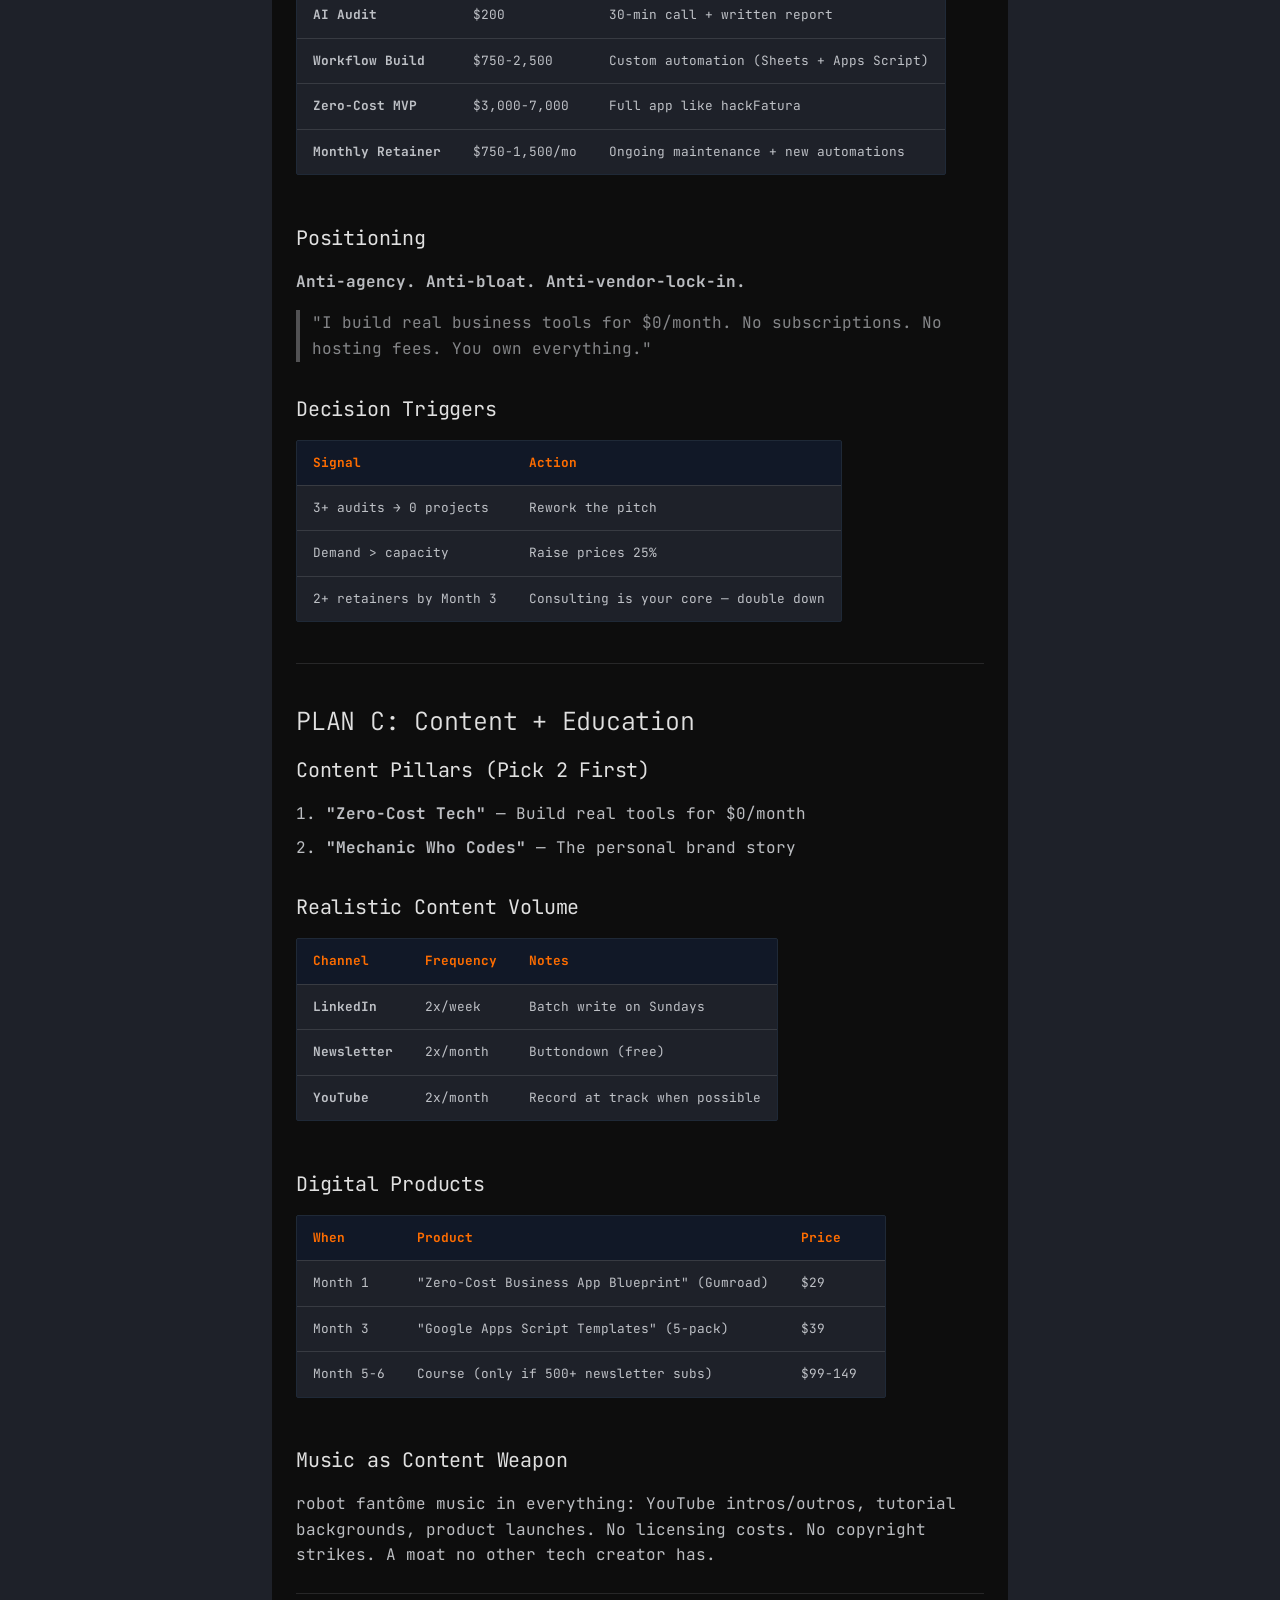
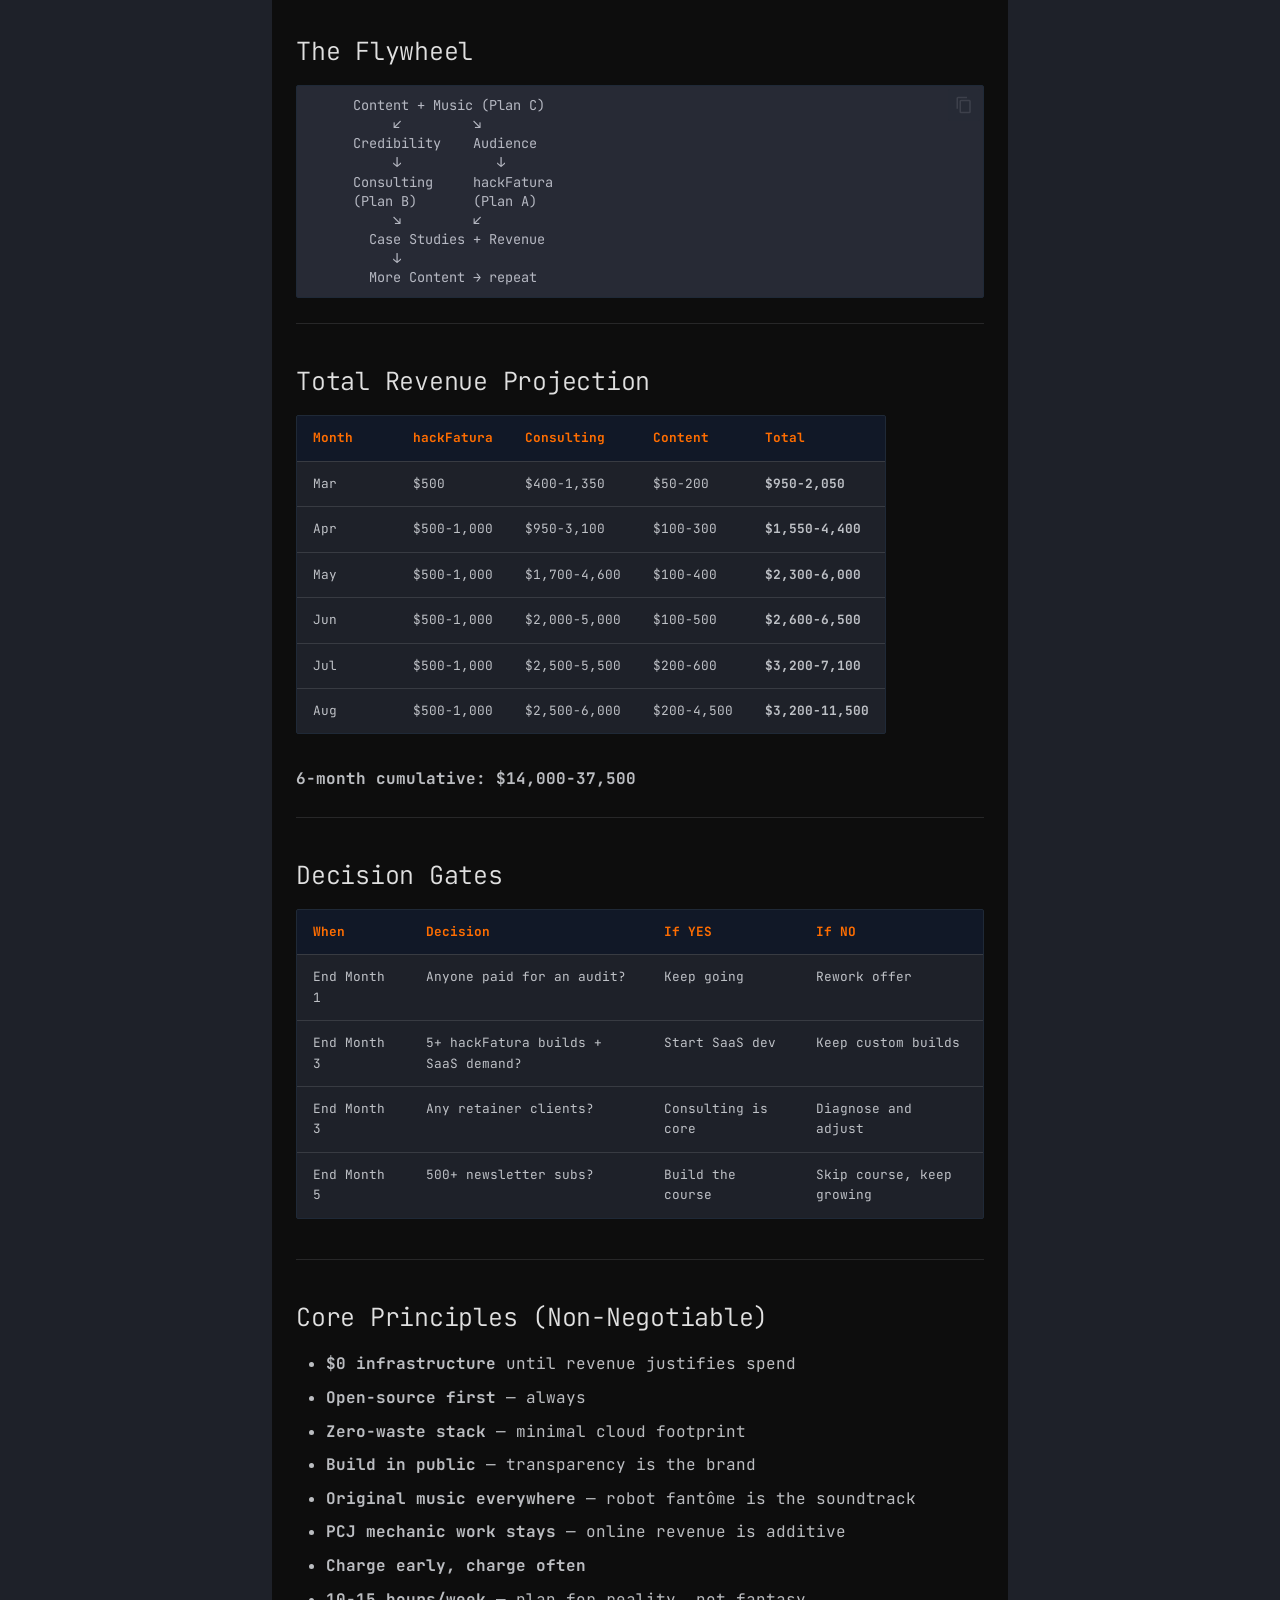
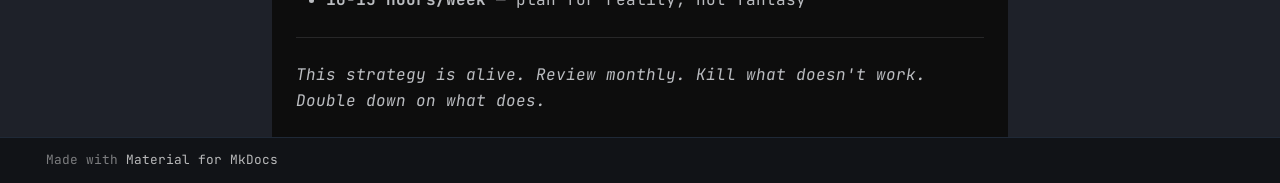
<file: strategy/index.html>
<!doctype html>
<html lang="en" class="no-js">
  <head>
    
      <meta charset="utf-8">
      <meta name="viewport" content="width=device-width,initial-scale=1">
      
        <meta name="description" content="Living business plan, brand identity, and project roadmap for Robot Fantôme / Absolutely Plausible">
      
      
        <meta name="author" content="Luiz Wagner Mestrinho">
      
      
        <link rel="canonical" href="https://wmestrinho.github.io/absolutelyplausible-business-plan/strategy/">
      
      
        <link rel="prev" href="../brand/">
      
      
        <link rel="next" href="../timeline/">
      
      
        
      
      
      <link rel="icon" href="../assets/images/favicon.png">
      <meta name="generator" content="mkdocs-1.6.1, mkdocs-material-9.7.3">
    
    
      
        <title>Strategy - Absolutely Plausible — Business Plan</title>
      
    
    
      <link rel="stylesheet" href="../assets/stylesheets/main.484c7ddc.min.css">
      
        
        <link rel="stylesheet" href="../assets/stylesheets/palette.ab4e12ef.min.css">
      
      


    
    
      
    
    
      
        
        
        <link rel="preconnect" href="https://fonts.gstatic.com" crossorigin>
        <link rel="stylesheet" href="https://fonts.googleapis.com/css?family=JetBrains+Mono:300,300i,400,400i,700,700i%7CJetBrains+Mono:400,400i,700,700i&display=fallback">
        <style>:root{--md-text-font:"JetBrains Mono";--md-code-font:"JetBrains Mono"}</style>
      
    
    
      <link rel="stylesheet" href="../stylesheets/extra.css">
    
    <script>__md_scope=new URL("..",location),__md_hash=e=>[...e].reduce(((e,_)=>(e<<5)-e+_.charCodeAt(0)),0),__md_get=(e,_=localStorage,t=__md_scope)=>JSON.parse(_.getItem(t.pathname+"."+e)),__md_set=(e,_,t=localStorage,a=__md_scope)=>{try{t.setItem(a.pathname+"."+e,JSON.stringify(_))}catch(e){}}</script>
    
      

    
    
  </head>
  
  
    
    
    
    
    
    <body dir="ltr" data-md-color-scheme="slate" data-md-color-primary="custom" data-md-color-accent="custom">
  
    
    <input class="md-toggle" data-md-toggle="drawer" type="checkbox" id="__drawer" autocomplete="off">
    <input class="md-toggle" data-md-toggle="search" type="checkbox" id="__search" autocomplete="off">
    <label class="md-overlay" for="__drawer"></label>
    <div data-md-component="skip">
      
        
        <a href="#business-strategy-robot-fantome-ventures" class="md-skip">
          Skip to content
        </a>
      
    </div>
    <div data-md-component="announce">
      
    </div>
    
    
      

<header class="md-header" data-md-component="header">
  <nav class="md-header__inner md-grid" aria-label="Header">
    <a href=".." title="Absolutely Plausible — Business Plan" class="md-header__button md-logo" aria-label="Absolutely Plausible — Business Plan" data-md-component="logo">
      
  
  <svg xmlns="http://www.w3.org/2000/svg" viewBox="0 0 24 24"><path d="M12 8a3 3 0 0 0 3-3 3 3 0 0 0-3-3 3 3 0 0 0-3 3 3 3 0 0 0 3 3m0 3.54C9.64 9.35 6.5 8 3 8v11c3.5 0 6.64 1.35 9 3.54 2.36-2.19 5.5-3.54 9-3.54V8c-3.5 0-6.64 1.35-9 3.54"/></svg>

    </a>
    <label class="md-header__button md-icon" for="__drawer">
      
      <svg xmlns="http://www.w3.org/2000/svg" viewBox="0 0 24 24"><path d="M3 6h18v2H3zm0 5h18v2H3zm0 5h18v2H3z"/></svg>
    </label>
    <div class="md-header__title" data-md-component="header-title">
      <div class="md-header__ellipsis">
        <div class="md-header__topic">
          <span class="md-ellipsis">
            Absolutely Plausible — Business Plan
          </span>
        </div>
        <div class="md-header__topic" data-md-component="header-topic">
          <span class="md-ellipsis">
            
              Strategy
            
          </span>
        </div>
      </div>
    </div>
    
      
    
    
    
    
      
      
        <label class="md-header__button md-icon" for="__search">
          
          <svg xmlns="http://www.w3.org/2000/svg" viewBox="0 0 24 24"><path d="M9.5 3A6.5 6.5 0 0 1 16 9.5c0 1.61-.59 3.09-1.56 4.23l.27.27h.79l5 5-1.5 1.5-5-5v-.79l-.27-.27A6.52 6.52 0 0 1 9.5 16 6.5 6.5 0 0 1 3 9.5 6.5 6.5 0 0 1 9.5 3m0 2C7 5 5 7 5 9.5S7 14 9.5 14 14 12 14 9.5 12 5 9.5 5"/></svg>
        </label>
        <div class="md-search" data-md-component="search" role="dialog">
  <label class="md-search__overlay" for="__search"></label>
  <div class="md-search__inner" role="search">
    <form class="md-search__form" name="search">
      <input type="text" class="md-search__input" name="query" aria-label="Search" placeholder="Search" autocapitalize="off" autocorrect="off" autocomplete="off" spellcheck="false" data-md-component="search-query" required>
      <label class="md-search__icon md-icon" for="__search">
        
        <svg xmlns="http://www.w3.org/2000/svg" viewBox="0 0 24 24"><path d="M9.5 3A6.5 6.5 0 0 1 16 9.5c0 1.61-.59 3.09-1.56 4.23l.27.27h.79l5 5-1.5 1.5-5-5v-.79l-.27-.27A6.52 6.52 0 0 1 9.5 16 6.5 6.5 0 0 1 3 9.5 6.5 6.5 0 0 1 9.5 3m0 2C7 5 5 7 5 9.5S7 14 9.5 14 14 12 14 9.5 12 5 9.5 5"/></svg>
        
        <svg xmlns="http://www.w3.org/2000/svg" viewBox="0 0 24 24"><path d="M20 11v2H8l5.5 5.5-1.42 1.42L4.16 12l7.92-7.92L13.5 5.5 8 11z"/></svg>
      </label>
      <nav class="md-search__options" aria-label="Search">
        
        <button type="reset" class="md-search__icon md-icon" title="Clear" aria-label="Clear" tabindex="-1">
          
          <svg xmlns="http://www.w3.org/2000/svg" viewBox="0 0 24 24"><path d="M19 6.41 17.59 5 12 10.59 6.41 5 5 6.41 10.59 12 5 17.59 6.41 19 12 13.41 17.59 19 19 17.59 13.41 12z"/></svg>
        </button>
      </nav>
      
        <div class="md-search__suggest" data-md-component="search-suggest"></div>
      
    </form>
    <div class="md-search__output">
      <div class="md-search__scrollwrap" tabindex="0" data-md-scrollfix>
        <div class="md-search-result" data-md-component="search-result">
          <div class="md-search-result__meta">
            Initializing search
          </div>
          <ol class="md-search-result__list" role="presentation"></ol>
        </div>
      </div>
    </div>
  </div>
</div>
      
    
    
      <div class="md-header__source">
        <a href="https://github.com/wmestrinho/absolutelyplausible-business-plan" title="Go to repository" class="md-source" data-md-component="source">
  <div class="md-source__icon md-icon">
    
    <svg xmlns="http://www.w3.org/2000/svg" viewBox="0 0 512 512"><!--! Font Awesome Free 7.1.0 by @fontawesome - https://fontawesome.com License - https://fontawesome.com/license/free (Icons: CC BY 4.0, Fonts: SIL OFL 1.1, Code: MIT License) Copyright 2025 Fonticons, Inc.--><path d="M173.9 397.4c0 2-2.3 3.6-5.2 3.6-3.3.3-5.6-1.3-5.6-3.6 0-2 2.3-3.6 5.2-3.6 3-.3 5.6 1.3 5.6 3.6m-31.1-4.5c-.7 2 1.3 4.3 4.3 4.9 2.6 1 5.6 0 6.2-2s-1.3-4.3-4.3-5.2c-2.6-.7-5.5.3-6.2 2.3m44.2-1.7c-2.9.7-4.9 2.6-4.6 4.9.3 2 2.9 3.3 5.9 2.6 2.9-.7 4.9-2.6 4.6-4.6-.3-1.9-3-3.2-5.9-2.9M252.8 8C114.1 8 8 113.3 8 252c0 110.9 69.8 205.8 169.5 239.2 12.8 2.3 17.3-5.6 17.3-12.1 0-6.2-.3-40.4-.3-61.4 0 0-70 15-84.7-29.8 0 0-11.4-29.1-27.8-36.6 0 0-22.9-15.7 1.6-15.4 0 0 24.9 2 38.6 25.8 21.9 38.6 58.6 27.5 72.9 20.9 2.3-16 8.8-27.1 16-33.7-55.9-6.2-112.3-14.3-112.3-110.5 0-27.5 7.6-41.3 23.6-58.9-2.6-6.5-11.1-33.3 2.6-67.9 20.9-6.5 69 27 69 27 20-5.6 41.5-8.5 62.8-8.5s42.8 2.9 62.8 8.5c0 0 48.1-33.6 69-27 13.7 34.7 5.2 61.4 2.6 67.9 16 17.7 25.8 31.5 25.8 58.9 0 96.5-58.9 104.2-114.8 110.5 9.2 7.9 17 22.9 17 46.4 0 33.7-.3 75.4-.3 83.6 0 6.5 4.6 14.4 17.3 12.1C436.2 457.8 504 362.9 504 252 504 113.3 391.5 8 252.8 8M105.2 352.9c-1.3 1-1 3.3.7 5.2 1.6 1.6 3.9 2.3 5.2 1 1.3-1 1-3.3-.7-5.2-1.6-1.6-3.9-2.3-5.2-1m-10.8-8.1c-.7 1.3.3 2.9 2.3 3.9 1.6 1 3.6.7 4.3-.7.7-1.3-.3-2.9-2.3-3.9-2-.6-3.6-.3-4.3.7m32.4 35.6c-1.6 1.3-1 4.3 1.3 6.2 2.3 2.3 5.2 2.6 6.5 1 1.3-1.3.7-4.3-1.3-6.2-2.2-2.3-5.2-2.6-6.5-1m-11.4-14.7c-1.6 1-1.6 3.6 0 5.9s4.3 3.3 5.6 2.3c1.6-1.3 1.6-3.9 0-6.2-1.4-2.3-4-3.3-5.6-2"/></svg>
  </div>
  <div class="md-source__repository">
    absolutelyplausible-business-plan
  </div>
</a>
      </div>
    
  </nav>
  
</header>
    
    <div class="md-container" data-md-component="container">
      
      
        
          
            
<nav class="md-tabs" aria-label="Tabs" data-md-component="tabs">
  <div class="md-grid">
    <ul class="md-tabs__list">
      
        
  
  
  
  
    <li class="md-tabs__item">
      <a href=".." class="md-tabs__link">
        
  
  
    
  
  Home

      </a>
    </li>
  

      
        
  
  
  
  
    <li class="md-tabs__item">
      <a href="../identity/" class="md-tabs__link">
        
  
  
    
  
  Identity

      </a>
    </li>
  

      
        
  
  
  
  
    <li class="md-tabs__item">
      <a href="../brand/" class="md-tabs__link">
        
  
  
    
  
  Brand

      </a>
    </li>
  

      
        
  
  
  
    
  
  
    <li class="md-tabs__item md-tabs__item--active">
      <a href="./" class="md-tabs__link">
        
  
  
    
  
  Strategy

      </a>
    </li>
  

      
        
  
  
  
  
    <li class="md-tabs__item">
      <a href="../timeline/" class="md-tabs__link">
        
  
  
    
  
  Timeline

      </a>
    </li>
  

      
        
  
  
  
  
    
    
      <li class="md-tabs__item">
        <a href="../projects/" class="md-tabs__link">
          
  
  
  Projects

        </a>
      </li>
    
  

      
        
  
  
  
  
    
    
      <li class="md-tabs__item">
        <a href="../clients/pcj/" class="md-tabs__link">
          
  
  
  Clients

        </a>
      </li>
    
  

      
    </ul>
  </div>
</nav>
          
        
      
      <main class="md-main" data-md-component="main">
        <div class="md-main__inner md-grid">
          
            
              
              <div class="md-sidebar md-sidebar--primary" data-md-component="sidebar" data-md-type="navigation" >
                <div class="md-sidebar__scrollwrap">
                  <div class="md-sidebar__inner">
                    


  


<nav class="md-nav md-nav--primary md-nav--lifted" aria-label="Navigation" data-md-level="0">
  <label class="md-nav__title" for="__drawer">
    <a href=".." title="Absolutely Plausible — Business Plan" class="md-nav__button md-logo" aria-label="Absolutely Plausible — Business Plan" data-md-component="logo">
      
  
  <svg xmlns="http://www.w3.org/2000/svg" viewBox="0 0 24 24"><path d="M12 8a3 3 0 0 0 3-3 3 3 0 0 0-3-3 3 3 0 0 0-3 3 3 3 0 0 0 3 3m0 3.54C9.64 9.35 6.5 8 3 8v11c3.5 0 6.64 1.35 9 3.54 2.36-2.19 5.5-3.54 9-3.54V8c-3.5 0-6.64 1.35-9 3.54"/></svg>

    </a>
    Absolutely Plausible — Business Plan
  </label>
  
    <div class="md-nav__source">
      <a href="https://github.com/wmestrinho/absolutelyplausible-business-plan" title="Go to repository" class="md-source" data-md-component="source">
  <div class="md-source__icon md-icon">
    
    <svg xmlns="http://www.w3.org/2000/svg" viewBox="0 0 512 512"><!--! Font Awesome Free 7.1.0 by @fontawesome - https://fontawesome.com License - https://fontawesome.com/license/free (Icons: CC BY 4.0, Fonts: SIL OFL 1.1, Code: MIT License) Copyright 2025 Fonticons, Inc.--><path d="M173.9 397.4c0 2-2.3 3.6-5.2 3.6-3.3.3-5.6-1.3-5.6-3.6 0-2 2.3-3.6 5.2-3.6 3-.3 5.6 1.3 5.6 3.6m-31.1-4.5c-.7 2 1.3 4.3 4.3 4.9 2.6 1 5.6 0 6.2-2s-1.3-4.3-4.3-5.2c-2.6-.7-5.5.3-6.2 2.3m44.2-1.7c-2.9.7-4.9 2.6-4.6 4.9.3 2 2.9 3.3 5.9 2.6 2.9-.7 4.9-2.6 4.6-4.6-.3-1.9-3-3.2-5.9-2.9M252.8 8C114.1 8 8 113.3 8 252c0 110.9 69.8 205.8 169.5 239.2 12.8 2.3 17.3-5.6 17.3-12.1 0-6.2-.3-40.4-.3-61.4 0 0-70 15-84.7-29.8 0 0-11.4-29.1-27.8-36.6 0 0-22.9-15.7 1.6-15.4 0 0 24.9 2 38.6 25.8 21.9 38.6 58.6 27.5 72.9 20.9 2.3-16 8.8-27.1 16-33.7-55.9-6.2-112.3-14.3-112.3-110.5 0-27.5 7.6-41.3 23.6-58.9-2.6-6.5-11.1-33.3 2.6-67.9 20.9-6.5 69 27 69 27 20-5.6 41.5-8.5 62.8-8.5s42.8 2.9 62.8 8.5c0 0 48.1-33.6 69-27 13.7 34.7 5.2 61.4 2.6 67.9 16 17.7 25.8 31.5 25.8 58.9 0 96.5-58.9 104.2-114.8 110.5 9.2 7.9 17 22.9 17 46.4 0 33.7-.3 75.4-.3 83.6 0 6.5 4.6 14.4 17.3 12.1C436.2 457.8 504 362.9 504 252 504 113.3 391.5 8 252.8 8M105.2 352.9c-1.3 1-1 3.3.7 5.2 1.6 1.6 3.9 2.3 5.2 1 1.3-1 1-3.3-.7-5.2-1.6-1.6-3.9-2.3-5.2-1m-10.8-8.1c-.7 1.3.3 2.9 2.3 3.9 1.6 1 3.6.7 4.3-.7.7-1.3-.3-2.9-2.3-3.9-2-.6-3.6-.3-4.3.7m32.4 35.6c-1.6 1.3-1 4.3 1.3 6.2 2.3 2.3 5.2 2.6 6.5 1 1.3-1.3.7-4.3-1.3-6.2-2.2-2.3-5.2-2.6-6.5-1m-11.4-14.7c-1.6 1-1.6 3.6 0 5.9s4.3 3.3 5.6 2.3c1.6-1.3 1.6-3.9 0-6.2-1.4-2.3-4-3.3-5.6-2"/></svg>
  </div>
  <div class="md-source__repository">
    absolutelyplausible-business-plan
  </div>
</a>
    </div>
  
  <ul class="md-nav__list" data-md-scrollfix>
    
      
      
  
  
  
  
    <li class="md-nav__item">
      <a href=".." class="md-nav__link">
        
  
  
  <span class="md-ellipsis">
    
  
    Home
  

    
  </span>
  
  

      </a>
    </li>
  

    
      
      
  
  
  
  
    <li class="md-nav__item">
      <a href="../identity/" class="md-nav__link">
        
  
  
  <span class="md-ellipsis">
    
  
    Identity
  

    
  </span>
  
  

      </a>
    </li>
  

    
      
      
  
  
  
  
    <li class="md-nav__item">
      <a href="../brand/" class="md-nav__link">
        
  
  
  <span class="md-ellipsis">
    
  
    Brand
  

    
  </span>
  
  

      </a>
    </li>
  

    
      
      
  
  
    
  
  
  
    <li class="md-nav__item md-nav__item--active">
      
      <input class="md-nav__toggle md-toggle" type="checkbox" id="__toc">
      
      
        
      
      
        <label class="md-nav__link md-nav__link--active" for="__toc">
          
  
  
  <span class="md-ellipsis">
    
  
    Strategy
  

    
  </span>
  
  

          <span class="md-nav__icon md-icon"></span>
        </label>
      
      <a href="./" class="md-nav__link md-nav__link--active">
        
  
  
  <span class="md-ellipsis">
    
  
    Strategy
  

    
  </span>
  
  

      </a>
      
        

<nav class="md-nav md-nav--secondary" aria-label="Table of contents">
  
  
  
    
  
  
    <label class="md-nav__title" for="__toc">
      <span class="md-nav__icon md-icon"></span>
      Table of contents
    </label>
    <ul class="md-nav__list" data-md-component="toc" data-md-scrollfix>
      
        <li class="md-nav__item">
  <a href="#business-structure" class="md-nav__link">
    <span class="md-ellipsis">
      
        Business Structure
      
    </span>
  </a>
  
</li>
      
        <li class="md-nav__item">
  <a href="#financial-reality" class="md-nav__link">
    <span class="md-ellipsis">
      
        Financial Reality
      
    </span>
  </a>
  
</li>
      
        <li class="md-nav__item">
  <a href="#the-unfair-advantage" class="md-nav__link">
    <span class="md-ellipsis">
      
        The Unfair Advantage
      
    </span>
  </a>
  
</li>
      
        <li class="md-nav__item">
  <a href="#priority-order" class="md-nav__link">
    <span class="md-ellipsis">
      
        Priority Order
      
    </span>
  </a>
  
</li>
      
        <li class="md-nav__item">
  <a href="#plan-a-hackfatura-custom-builds-saas" class="md-nav__link">
    <span class="md-ellipsis">
      
        PLAN A: hackFatura — Custom Builds → SaaS
      
    </span>
  </a>
  
    <nav class="md-nav" aria-label="PLAN A: hackFatura — Custom Builds → SaaS">
      <ul class="md-nav__list">
        
          <li class="md-nav__item">
  <a href="#phase-1-month-1-3-custom-builds" class="md-nav__link">
    <span class="md-ellipsis">
      
        Phase 1 (Month 1-3): Custom Builds
      
    </span>
  </a>
  
</li>
        
          <li class="md-nav__item">
  <a href="#phase-2-month-4-6-saas-only-if-demand-proves-it" class="md-nav__link">
    <span class="md-ellipsis">
      
        Phase 2 (Month 4-6): SaaS — Only If Demand Proves It
      
    </span>
  </a>
  
</li>
        
          <li class="md-nav__item">
  <a href="#revenue-projection" class="md-nav__link">
    <span class="md-ellipsis">
      
        Revenue Projection
      
    </span>
  </a>
  
</li>
        
      </ul>
    </nav>
  
</li>
      
        <li class="md-nav__item">
  <a href="#plan-b-ai-automation-consulting" class="md-nav__link">
    <span class="md-ellipsis">
      
        PLAN B: AI Automation Consulting
      
    </span>
  </a>
  
    <nav class="md-nav" aria-label="PLAN B: AI Automation Consulting">
      <ul class="md-nav__list">
        
          <li class="md-nav__item">
  <a href="#service-ladder" class="md-nav__link">
    <span class="md-ellipsis">
      
        Service Ladder
      
    </span>
  </a>
  
</li>
        
          <li class="md-nav__item">
  <a href="#positioning" class="md-nav__link">
    <span class="md-ellipsis">
      
        Positioning
      
    </span>
  </a>
  
</li>
        
          <li class="md-nav__item">
  <a href="#decision-triggers" class="md-nav__link">
    <span class="md-ellipsis">
      
        Decision Triggers
      
    </span>
  </a>
  
</li>
        
      </ul>
    </nav>
  
</li>
      
        <li class="md-nav__item">
  <a href="#plan-c-content-education" class="md-nav__link">
    <span class="md-ellipsis">
      
        PLAN C: Content + Education
      
    </span>
  </a>
  
    <nav class="md-nav" aria-label="PLAN C: Content + Education">
      <ul class="md-nav__list">
        
          <li class="md-nav__item">
  <a href="#content-pillars-pick-2-first" class="md-nav__link">
    <span class="md-ellipsis">
      
        Content Pillars (Pick 2 First)
      
    </span>
  </a>
  
</li>
        
          <li class="md-nav__item">
  <a href="#realistic-content-volume" class="md-nav__link">
    <span class="md-ellipsis">
      
        Realistic Content Volume
      
    </span>
  </a>
  
</li>
        
          <li class="md-nav__item">
  <a href="#digital-products" class="md-nav__link">
    <span class="md-ellipsis">
      
        Digital Products
      
    </span>
  </a>
  
</li>
        
          <li class="md-nav__item">
  <a href="#music-as-content-weapon" class="md-nav__link">
    <span class="md-ellipsis">
      
        Music as Content Weapon
      
    </span>
  </a>
  
</li>
        
      </ul>
    </nav>
  
</li>
      
        <li class="md-nav__item">
  <a href="#the-flywheel" class="md-nav__link">
    <span class="md-ellipsis">
      
        The Flywheel
      
    </span>
  </a>
  
</li>
      
        <li class="md-nav__item">
  <a href="#total-revenue-projection" class="md-nav__link">
    <span class="md-ellipsis">
      
        Total Revenue Projection
      
    </span>
  </a>
  
</li>
      
        <li class="md-nav__item">
  <a href="#decision-gates" class="md-nav__link">
    <span class="md-ellipsis">
      
        Decision Gates
      
    </span>
  </a>
  
</li>
      
        <li class="md-nav__item">
  <a href="#core-principles-non-negotiable" class="md-nav__link">
    <span class="md-ellipsis">
      
        Core Principles (Non-Negotiable)
      
    </span>
  </a>
  
</li>
      
    </ul>
  
</nav>
      
    </li>
  

    
      
      
  
  
  
  
    <li class="md-nav__item">
      <a href="../timeline/" class="md-nav__link">
        
  
  
  <span class="md-ellipsis">
    
  
    Timeline
  

    
  </span>
  
  

      </a>
    </li>
  

    
      
      
  
  
  
  
    
    
    
    
      
      
    
    
    <li class="md-nav__item md-nav__item--nested">
      
        
        
          
        
        <input class="md-nav__toggle md-toggle md-toggle--indeterminate" type="checkbox" id="__nav_6" >
        
          
          <label class="md-nav__link" for="__nav_6" id="__nav_6_label" tabindex="0">
            
  
  
  <span class="md-ellipsis">
    
  
    Projects
  

    
  </span>
  
  

            <span class="md-nav__icon md-icon"></span>
          </label>
        
        <nav class="md-nav" data-md-level="1" aria-labelledby="__nav_6_label" aria-expanded="false">
          <label class="md-nav__title" for="__nav_6">
            <span class="md-nav__icon md-icon"></span>
            
  
    Projects
  

          </label>
          <ul class="md-nav__list" data-md-scrollfix>
            
              
                
  
  
  
  
    <li class="md-nav__item">
      <a href="../projects/" class="md-nav__link">
        
  
  
  <span class="md-ellipsis">
    
  
    Overview
  

    
  </span>
  
  

      </a>
    </li>
  

              
            
              
                
  
  
  
  
    <li class="md-nav__item">
      <a href="../projects/hackfatura/" class="md-nav__link">
        
  
  
  <span class="md-ellipsis">
    
  
    hackFatura (PCJ)
  

    
  </span>
  
  

      </a>
    </li>
  

              
            
              
                
  
  
  
  
    <li class="md-nav__item">
      <a href="../projects/roadmap/" class="md-nav__link">
        
  
  
  <span class="md-ellipsis">
    
  
    Roadmap & Checklist
  

    
  </span>
  
  

      </a>
    </li>
  

              
            
          </ul>
        </nav>
      
    </li>
  

    
      
      
  
  
  
  
    
    
    
    
      
      
    
    
    <li class="md-nav__item md-nav__item--nested">
      
        
        
          
        
        <input class="md-nav__toggle md-toggle md-toggle--indeterminate" type="checkbox" id="__nav_7" >
        
          
          <label class="md-nav__link" for="__nav_7" id="__nav_7_label" tabindex="0">
            
  
  
  <span class="md-ellipsis">
    
  
    Clients
  

    
  </span>
  
  

            <span class="md-nav__icon md-icon"></span>
          </label>
        
        <nav class="md-nav" data-md-level="1" aria-labelledby="__nav_7_label" aria-expanded="false">
          <label class="md-nav__title" for="__nav_7">
            <span class="md-nav__icon md-icon"></span>
            
  
    Clients
  

          </label>
          <ul class="md-nav__list" data-md-scrollfix>
            
              
                
  
  
  
  
    <li class="md-nav__item">
      <a href="../clients/pcj/" class="md-nav__link">
        
  
  
  <span class="md-ellipsis">
    
  
    PCJ / Parazinho Chassis Jig
  

    
  </span>
  
  

      </a>
    </li>
  

              
            
          </ul>
        </nav>
      
    </li>
  

    
  </ul>
</nav>
                  </div>
                </div>
              </div>
            
            
              
              <div class="md-sidebar md-sidebar--secondary" data-md-component="sidebar" data-md-type="toc" >
                <div class="md-sidebar__scrollwrap">
                  <div class="md-sidebar__inner">
                    

<nav class="md-nav md-nav--secondary" aria-label="Table of contents">
  
  
  
    
  
  
    <label class="md-nav__title" for="__toc">
      <span class="md-nav__icon md-icon"></span>
      Table of contents
    </label>
    <ul class="md-nav__list" data-md-component="toc" data-md-scrollfix>
      
        <li class="md-nav__item">
  <a href="#business-structure" class="md-nav__link">
    <span class="md-ellipsis">
      
        Business Structure
      
    </span>
  </a>
  
</li>
      
        <li class="md-nav__item">
  <a href="#financial-reality" class="md-nav__link">
    <span class="md-ellipsis">
      
        Financial Reality
      
    </span>
  </a>
  
</li>
      
        <li class="md-nav__item">
  <a href="#the-unfair-advantage" class="md-nav__link">
    <span class="md-ellipsis">
      
        The Unfair Advantage
      
    </span>
  </a>
  
</li>
      
        <li class="md-nav__item">
  <a href="#priority-order" class="md-nav__link">
    <span class="md-ellipsis">
      
        Priority Order
      
    </span>
  </a>
  
</li>
      
        <li class="md-nav__item">
  <a href="#plan-a-hackfatura-custom-builds-saas" class="md-nav__link">
    <span class="md-ellipsis">
      
        PLAN A: hackFatura — Custom Builds → SaaS
      
    </span>
  </a>
  
    <nav class="md-nav" aria-label="PLAN A: hackFatura — Custom Builds → SaaS">
      <ul class="md-nav__list">
        
          <li class="md-nav__item">
  <a href="#phase-1-month-1-3-custom-builds" class="md-nav__link">
    <span class="md-ellipsis">
      
        Phase 1 (Month 1-3): Custom Builds
      
    </span>
  </a>
  
</li>
        
          <li class="md-nav__item">
  <a href="#phase-2-month-4-6-saas-only-if-demand-proves-it" class="md-nav__link">
    <span class="md-ellipsis">
      
        Phase 2 (Month 4-6): SaaS — Only If Demand Proves It
      
    </span>
  </a>
  
</li>
        
          <li class="md-nav__item">
  <a href="#revenue-projection" class="md-nav__link">
    <span class="md-ellipsis">
      
        Revenue Projection
      
    </span>
  </a>
  
</li>
        
      </ul>
    </nav>
  
</li>
      
        <li class="md-nav__item">
  <a href="#plan-b-ai-automation-consulting" class="md-nav__link">
    <span class="md-ellipsis">
      
        PLAN B: AI Automation Consulting
      
    </span>
  </a>
  
    <nav class="md-nav" aria-label="PLAN B: AI Automation Consulting">
      <ul class="md-nav__list">
        
          <li class="md-nav__item">
  <a href="#service-ladder" class="md-nav__link">
    <span class="md-ellipsis">
      
        Service Ladder
      
    </span>
  </a>
  
</li>
        
          <li class="md-nav__item">
  <a href="#positioning" class="md-nav__link">
    <span class="md-ellipsis">
      
        Positioning
      
    </span>
  </a>
  
</li>
        
          <li class="md-nav__item">
  <a href="#decision-triggers" class="md-nav__link">
    <span class="md-ellipsis">
      
        Decision Triggers
      
    </span>
  </a>
  
</li>
        
      </ul>
    </nav>
  
</li>
      
        <li class="md-nav__item">
  <a href="#plan-c-content-education" class="md-nav__link">
    <span class="md-ellipsis">
      
        PLAN C: Content + Education
      
    </span>
  </a>
  
    <nav class="md-nav" aria-label="PLAN C: Content + Education">
      <ul class="md-nav__list">
        
          <li class="md-nav__item">
  <a href="#content-pillars-pick-2-first" class="md-nav__link">
    <span class="md-ellipsis">
      
        Content Pillars (Pick 2 First)
      
    </span>
  </a>
  
</li>
        
          <li class="md-nav__item">
  <a href="#realistic-content-volume" class="md-nav__link">
    <span class="md-ellipsis">
      
        Realistic Content Volume
      
    </span>
  </a>
  
</li>
        
          <li class="md-nav__item">
  <a href="#digital-products" class="md-nav__link">
    <span class="md-ellipsis">
      
        Digital Products
      
    </span>
  </a>
  
</li>
        
          <li class="md-nav__item">
  <a href="#music-as-content-weapon" class="md-nav__link">
    <span class="md-ellipsis">
      
        Music as Content Weapon
      
    </span>
  </a>
  
</li>
        
      </ul>
    </nav>
  
</li>
      
        <li class="md-nav__item">
  <a href="#the-flywheel" class="md-nav__link">
    <span class="md-ellipsis">
      
        The Flywheel
      
    </span>
  </a>
  
</li>
      
        <li class="md-nav__item">
  <a href="#total-revenue-projection" class="md-nav__link">
    <span class="md-ellipsis">
      
        Total Revenue Projection
      
    </span>
  </a>
  
</li>
      
        <li class="md-nav__item">
  <a href="#decision-gates" class="md-nav__link">
    <span class="md-ellipsis">
      
        Decision Gates
      
    </span>
  </a>
  
</li>
      
        <li class="md-nav__item">
  <a href="#core-principles-non-negotiable" class="md-nav__link">
    <span class="md-ellipsis">
      
        Core Principles (Non-Negotiable)
      
    </span>
  </a>
  
</li>
      
    </ul>
  
</nav>
                  </div>
                </div>
              </div>
            
          
          
            <div class="md-content" data-md-component="content">
              
              <article class="md-content__inner md-typeset">
                
                  


  
  


<h1 id="business-strategy-robot-fantome-ventures">Business Strategy — Robot Fantôme Ventures<a class="headerlink" href="#business-strategy-robot-fantome-ventures" title="Permanent link">&para;</a></h1>
<blockquote>
<p><em>"A mechanic who codes, builds AI agents, and plays punk rock walks into a market gap..."</em></p>
</blockquote>
<p><strong>Created:</strong> 2026-03-01 | <strong>Review cycle:</strong> Monthly</p>
<hr />
<h2 id="business-structure">Business Structure<a class="headerlink" href="#business-structure" title="Permanent link">&para;</a></h2>
<p><strong>Robot Fantôme</strong> (Absolutely Plausible) is OUR business — the umbrella brand for everything we build, sell, and create.</p>
<p><strong>hackFatura</strong> is a CLIENT PROJECT — built for <strong>Parazinho Chassis Jig (PCJ)</strong>, owned by <strong>Thiago Pereira</strong>. It is NOT our brand.</p>
<table>
<thead>
<tr>
<th></th>
<th>Robot Fantôme (Us)</th>
<th>Client Projects (hackFatura, etc.)</th>
</tr>
</thead>
<tbody>
<tr>
<td><strong>Brand</strong></td>
<td>Clean, white, editorial, minimalist</td>
<td>Client's own</td>
</tr>
<tr>
<td><strong>Domain</strong></td>
<td>robotfantome.com</td>
<td>mech.robotfantome.com (subdomain)</td>
</tr>
<tr>
<td><strong>Revenue</strong></td>
<td>Consulting, content, SaaS, products</td>
<td>Client deliverable → portfolio + case study</td>
</tr>
<tr>
<td><strong>Music</strong></td>
<td>Infused in OUR content only</td>
<td>Not in client deliverables</td>
</tr>
</tbody>
</table>
<hr />
<h2 id="financial-reality">Financial Reality<a class="headerlink" href="#financial-reality" title="Permanent link">&para;</a></h2>
<table>
<thead>
<tr>
<th></th>
<th>Amount</th>
<th>Notes</th>
</tr>
</thead>
<tbody>
<tr>
<td><strong>Monthly survival minimum</strong></td>
<td>$1,750/mo</td>
<td>Rent + food + bills + car payment + supplies</td>
</tr>
<tr>
<td><strong>Mechanic income</strong></td>
<td>$750/mo</td>
<td>Current baseline from PCJ</td>
</tr>
<tr>
<td><strong>Online income needed</strong></td>
<td>$1,500/mo</td>
<td>Additive income target</td>
</tr>
<tr>
<td><strong>Runway without mechanic work</strong></td>
<td>0-1 months</td>
<td>PCJ stays — online revenue is additive</td>
</tr>
</tbody>
</table>
<hr />
<h2 id="the-unfair-advantage">The Unfair Advantage<a class="headerlink" href="#the-unfair-advantage" title="Permanent link">&para;</a></h2>
<ul>
<li><strong>Deep karting industry access</strong> — works for Thiago Pereira (PCJ), who has 19 years in karting chassis. Embedded in the industry at 80+ events/year, 22+ tracks.</li>
<li><strong>Builder</strong> — ships real software (hackFatura: zero-cost field app, live in a single session)</li>
<li><strong>AI-native</strong> — runs own agent infrastructure, understands automation deeply</li>
<li><strong>100% OSS + sustainability values</strong> — brand differentiator, not a constraint</li>
<li><strong>Original music</strong> — robot fantôme tracks in ALL content (unique sonic brand, no licensing costs)</li>
</ul>
<hr />
<h2 id="priority-order">Priority Order<a class="headerlink" href="#priority-order" title="Permanent link">&para;</a></h2>
<table>
<thead>
<tr>
<th>Priority</th>
<th>Stream</th>
<th>Why</th>
</tr>
</thead>
<tbody>
<tr>
<td><strong>#1</strong></td>
<td>Consulting (Plan B)</td>
<td>Fastest to revenue, highest $/hour</td>
</tr>
<tr>
<td><strong>#2</strong></td>
<td>hackFatura (Plan A)</td>
<td>Product exists, customers in your network</td>
</tr>
<tr>
<td><strong>#3</strong></td>
<td>Content (Plan C)</td>
<td>Force multiplier but slowest to monetize</td>
</tr>
</tbody>
</table>
<p>When time is scarce (travel weeks), work ONLY on #1 and #2.</p>
<hr />
<h2 id="plan-a-hackfatura-custom-builds-saas">PLAN A: hackFatura — Custom Builds → SaaS<a class="headerlink" href="#plan-a-hackfatura-custom-builds-saas" title="Permanent link">&para;</a></h2>
<h3 id="phase-1-month-1-3-custom-builds">Phase 1 (Month 1-3): Custom Builds<a class="headerlink" href="#phase-1-month-1-3-custom-builds" title="Permanent link">&para;</a></h3>
<ul>
<li>Custom-branded hackFatura builds for other mechanics</li>
<li><strong>Price: $500 per setup</strong> (~2-3 hours with AI assistance)</li>
<li>Target: mechanics you already know from the karting circuit</li>
<li>"Built by Robot Fantôme" footer credit</li>
</ul>
<h3 id="phase-2-month-4-6-saas-only-if-demand-proves-it">Phase 2 (Month 4-6): SaaS — Only If Demand Proves It<a class="headerlink" href="#phase-2-month-4-6-saas-only-if-demand-proves-it" title="Permanent link">&para;</a></h3>
<p><strong>Decision gate:</strong> 5+ builds sold AND people asking to sign up online? → Build SaaS. Otherwise keep selling custom builds.</p>
<table>
<thead>
<tr>
<th>Tier</th>
<th>Price</th>
<th>Features</th>
</tr>
</thead>
<tbody>
<tr>
<td><strong>Starter</strong></td>
<td>$19/mo</td>
<td>Single user, 100 invoices/mo, basic dashboard</td>
</tr>
<tr>
<td><strong>Pro</strong></td>
<td>$39/mo</td>
<td>Multi-user (up to 5), unlimited invoices, custom branding</td>
</tr>
<tr>
<td><strong>Team</strong></td>
<td>$79/mo</td>
<td>Unlimited users, multi-location, analytics, API access</td>
</tr>
</tbody>
</table>
<h3 id="revenue-projection">Revenue Projection<a class="headerlink" href="#revenue-projection" title="Permanent link">&para;</a></h3>
<table>
<thead>
<tr>
<th>Month</th>
<th>Custom Builds</th>
<th>SaaS MRR</th>
<th>Total</th>
</tr>
</thead>
<tbody>
<tr>
<td>1-3</td>
<td>$500-1,000/mo</td>
<td>$0</td>
<td>$500-1,000/mo</td>
</tr>
<tr>
<td>4-6</td>
<td>on-demand</td>
<td>$200-500</td>
<td>$500-1,000/mo</td>
</tr>
</tbody>
</table>
<hr />
<h2 id="plan-b-ai-automation-consulting">PLAN B: AI Automation Consulting<a class="headerlink" href="#plan-b-ai-automation-consulting" title="Permanent link">&para;</a></h2>
<h3 id="service-ladder">Service Ladder<a class="headerlink" href="#service-ladder" title="Permanent link">&para;</a></h3>
<table>
<thead>
<tr>
<th>Service</th>
<th>Price</th>
<th>Deliverable</th>
</tr>
</thead>
<tbody>
<tr>
<td><strong>AI Audit</strong></td>
<td>$200</td>
<td>30-min call + written report</td>
</tr>
<tr>
<td><strong>Workflow Build</strong></td>
<td>$750-2,500</td>
<td>Custom automation (Sheets + Apps Script)</td>
</tr>
<tr>
<td><strong>Zero-Cost MVP</strong></td>
<td>$3,000-7,000</td>
<td>Full app like hackFatura</td>
</tr>
<tr>
<td><strong>Monthly Retainer</strong></td>
<td>$750-1,500/mo</td>
<td>Ongoing maintenance + new automations</td>
</tr>
</tbody>
</table>
<h3 id="positioning">Positioning<a class="headerlink" href="#positioning" title="Permanent link">&para;</a></h3>
<p><strong>Anti-agency. Anti-bloat. Anti-vendor-lock-in.</strong></p>
<blockquote>
<p>"I build real business tools for $0/month. No subscriptions. No hosting fees. You own everything."</p>
</blockquote>
<h3 id="decision-triggers">Decision Triggers<a class="headerlink" href="#decision-triggers" title="Permanent link">&para;</a></h3>
<table>
<thead>
<tr>
<th>Signal</th>
<th>Action</th>
</tr>
</thead>
<tbody>
<tr>
<td>3+ audits → 0 projects</td>
<td>Rework the pitch</td>
</tr>
<tr>
<td>Demand &gt; capacity</td>
<td>Raise prices 25%</td>
</tr>
<tr>
<td>2+ retainers by Month 3</td>
<td>Consulting is your core — double down</td>
</tr>
</tbody>
</table>
<hr />
<h2 id="plan-c-content-education">PLAN C: Content + Education<a class="headerlink" href="#plan-c-content-education" title="Permanent link">&para;</a></h2>
<h3 id="content-pillars-pick-2-first">Content Pillars (Pick 2 First)<a class="headerlink" href="#content-pillars-pick-2-first" title="Permanent link">&para;</a></h3>
<ol>
<li><strong>"Zero-Cost Tech"</strong> — Build real tools for $0/month</li>
<li><strong>"Mechanic Who Codes"</strong> — The personal brand story</li>
</ol>
<h3 id="realistic-content-volume">Realistic Content Volume<a class="headerlink" href="#realistic-content-volume" title="Permanent link">&para;</a></h3>
<table>
<thead>
<tr>
<th>Channel</th>
<th>Frequency</th>
<th>Notes</th>
</tr>
</thead>
<tbody>
<tr>
<td><strong>LinkedIn</strong></td>
<td>2x/week</td>
<td>Batch write on Sundays</td>
</tr>
<tr>
<td><strong>Newsletter</strong></td>
<td>2x/month</td>
<td>Buttondown (free)</td>
</tr>
<tr>
<td><strong>YouTube</strong></td>
<td>2x/month</td>
<td>Record at track when possible</td>
</tr>
</tbody>
</table>
<h3 id="digital-products">Digital Products<a class="headerlink" href="#digital-products" title="Permanent link">&para;</a></h3>
<table>
<thead>
<tr>
<th>When</th>
<th>Product</th>
<th>Price</th>
</tr>
</thead>
<tbody>
<tr>
<td>Month 1</td>
<td>"Zero-Cost Business App Blueprint" (Gumroad)</td>
<td>$29</td>
</tr>
<tr>
<td>Month 3</td>
<td>"Google Apps Script Templates" (5-pack)</td>
<td>$39</td>
</tr>
<tr>
<td>Month 5-6</td>
<td>Course (only if 500+ newsletter subs)</td>
<td>$99-149</td>
</tr>
</tbody>
</table>
<h3 id="music-as-content-weapon">Music as Content Weapon<a class="headerlink" href="#music-as-content-weapon" title="Permanent link">&para;</a></h3>
<p>robot fantôme music in everything: YouTube intros/outros, tutorial backgrounds, product launches.
No licensing costs. No copyright strikes. A moat no other tech creator has.</p>
<hr />
<h2 id="the-flywheel">The Flywheel<a class="headerlink" href="#the-flywheel" title="Permanent link">&para;</a></h2>
<div class="highlight"><pre><span></span><code><a id="__codelineno-0-1" name="__codelineno-0-1" href="#__codelineno-0-1"></a>     Content + Music (Plan C)
<a id="__codelineno-0-2" name="__codelineno-0-2" href="#__codelineno-0-2"></a>          ↙         ↘
<a id="__codelineno-0-3" name="__codelineno-0-3" href="#__codelineno-0-3"></a>     Credibility    Audience
<a id="__codelineno-0-4" name="__codelineno-0-4" href="#__codelineno-0-4"></a>          ↓            ↓
<a id="__codelineno-0-5" name="__codelineno-0-5" href="#__codelineno-0-5"></a>     Consulting     hackFatura
<a id="__codelineno-0-6" name="__codelineno-0-6" href="#__codelineno-0-6"></a>     (Plan B)       (Plan A)
<a id="__codelineno-0-7" name="__codelineno-0-7" href="#__codelineno-0-7"></a>          ↘         ↙
<a id="__codelineno-0-8" name="__codelineno-0-8" href="#__codelineno-0-8"></a>       Case Studies + Revenue
<a id="__codelineno-0-9" name="__codelineno-0-9" href="#__codelineno-0-9"></a>          ↓
<a id="__codelineno-0-10" name="__codelineno-0-10" href="#__codelineno-0-10"></a>       More Content → repeat
</code></pre></div>
<hr />
<h2 id="total-revenue-projection">Total Revenue Projection<a class="headerlink" href="#total-revenue-projection" title="Permanent link">&para;</a></h2>
<table>
<thead>
<tr>
<th>Month</th>
<th>hackFatura</th>
<th>Consulting</th>
<th>Content</th>
<th>Total</th>
</tr>
</thead>
<tbody>
<tr>
<td>Mar</td>
<td>$500</td>
<td>$400-1,350</td>
<td>$50-200</td>
<td><strong>$950-2,050</strong></td>
</tr>
<tr>
<td>Apr</td>
<td>$500-1,000</td>
<td>$950-3,100</td>
<td>$100-300</td>
<td><strong>$1,550-4,400</strong></td>
</tr>
<tr>
<td>May</td>
<td>$500-1,000</td>
<td>$1,700-4,600</td>
<td>$100-400</td>
<td><strong>$2,300-6,000</strong></td>
</tr>
<tr>
<td>Jun</td>
<td>$500-1,000</td>
<td>$2,000-5,000</td>
<td>$100-500</td>
<td><strong>$2,600-6,500</strong></td>
</tr>
<tr>
<td>Jul</td>
<td>$500-1,000</td>
<td>$2,500-5,500</td>
<td>$200-600</td>
<td><strong>$3,200-7,100</strong></td>
</tr>
<tr>
<td>Aug</td>
<td>$500-1,000</td>
<td>$2,500-6,000</td>
<td>$200-4,500</td>
<td><strong>$3,200-11,500</strong></td>
</tr>
</tbody>
</table>
<p><strong>6-month cumulative: $14,000-37,500</strong></p>
<hr />
<h2 id="decision-gates">Decision Gates<a class="headerlink" href="#decision-gates" title="Permanent link">&para;</a></h2>
<table>
<thead>
<tr>
<th>When</th>
<th>Decision</th>
<th>If YES</th>
<th>If NO</th>
</tr>
</thead>
<tbody>
<tr>
<td>End Month 1</td>
<td>Anyone paid for an audit?</td>
<td>Keep going</td>
<td>Rework offer</td>
</tr>
<tr>
<td>End Month 3</td>
<td>5+ hackFatura builds + SaaS demand?</td>
<td>Start SaaS dev</td>
<td>Keep custom builds</td>
</tr>
<tr>
<td>End Month 3</td>
<td>Any retainer clients?</td>
<td>Consulting is core</td>
<td>Diagnose and adjust</td>
</tr>
<tr>
<td>End Month 5</td>
<td>500+ newsletter subs?</td>
<td>Build the course</td>
<td>Skip course, keep growing</td>
</tr>
</tbody>
</table>
<hr />
<h2 id="core-principles-non-negotiable">Core Principles (Non-Negotiable)<a class="headerlink" href="#core-principles-non-negotiable" title="Permanent link">&para;</a></h2>
<ul>
<li><strong>$0 infrastructure</strong> until revenue justifies spend</li>
<li><strong>Open-source first</strong> — always</li>
<li><strong>Zero-waste stack</strong> — minimal cloud footprint</li>
<li><strong>Build in public</strong> — transparency is the brand</li>
<li><strong>Original music everywhere</strong> — robot fantôme is the soundtrack</li>
<li><strong>PCJ mechanic work stays</strong> — online revenue is additive</li>
<li><strong>Charge early, charge often</strong></li>
<li><strong>10-15 hours/week</strong> — plan for reality, not fantasy</li>
</ul>
<hr />
<p><em>This strategy is alive. Review monthly. Kill what doesn't work. Double down on what does.</em></p>












                
              </article>
            </div>
          
          
<script>var target=document.getElementById(location.hash.slice(1));target&&target.name&&(target.checked=target.name.startsWith("__tabbed_"))</script>
        </div>
        
          <button type="button" class="md-top md-icon" data-md-component="top" hidden>
  
  <svg xmlns="http://www.w3.org/2000/svg" viewBox="0 0 24 24"><path d="M13 20h-2V8l-5.5 5.5-1.42-1.42L12 4.16l7.92 7.92-1.42 1.42L13 8z"/></svg>
  Back to top
</button>
        
      </main>
      
        <footer class="md-footer">
  
  <div class="md-footer-meta md-typeset">
    <div class="md-footer-meta__inner md-grid">
      <div class="md-copyright">
  
  
    Made with
    <a href="https://squidfunk.github.io/mkdocs-material/" target="_blank" rel="noopener">
      Material for MkDocs
    </a>
  
</div>
      
    </div>
  </div>
</footer>
      
    </div>
    <div class="md-dialog" data-md-component="dialog">
      <div class="md-dialog__inner md-typeset"></div>
    </div>
    
    
    
      
      
      <script id="__config" type="application/json">{"annotate": null, "base": "..", "features": ["navigation.tabs", "navigation.expand", "navigation.top", "search.highlight", "search.suggest", "content.code.copy", "content.code.annotate"], "search": "../assets/javascripts/workers/search.2c215733.min.js", "tags": null, "translations": {"clipboard.copied": "Copied to clipboard", "clipboard.copy": "Copy to clipboard", "search.result.more.one": "1 more on this page", "search.result.more.other": "# more on this page", "search.result.none": "No matching documents", "search.result.one": "1 matching document", "search.result.other": "# matching documents", "search.result.placeholder": "Type to start searching", "search.result.term.missing": "Missing", "select.version": "Select version"}, "version": null}</script>
    
    
      <script src="../assets/javascripts/bundle.79ae519e.min.js"></script>
      
    
  </body>
</html>
</file>
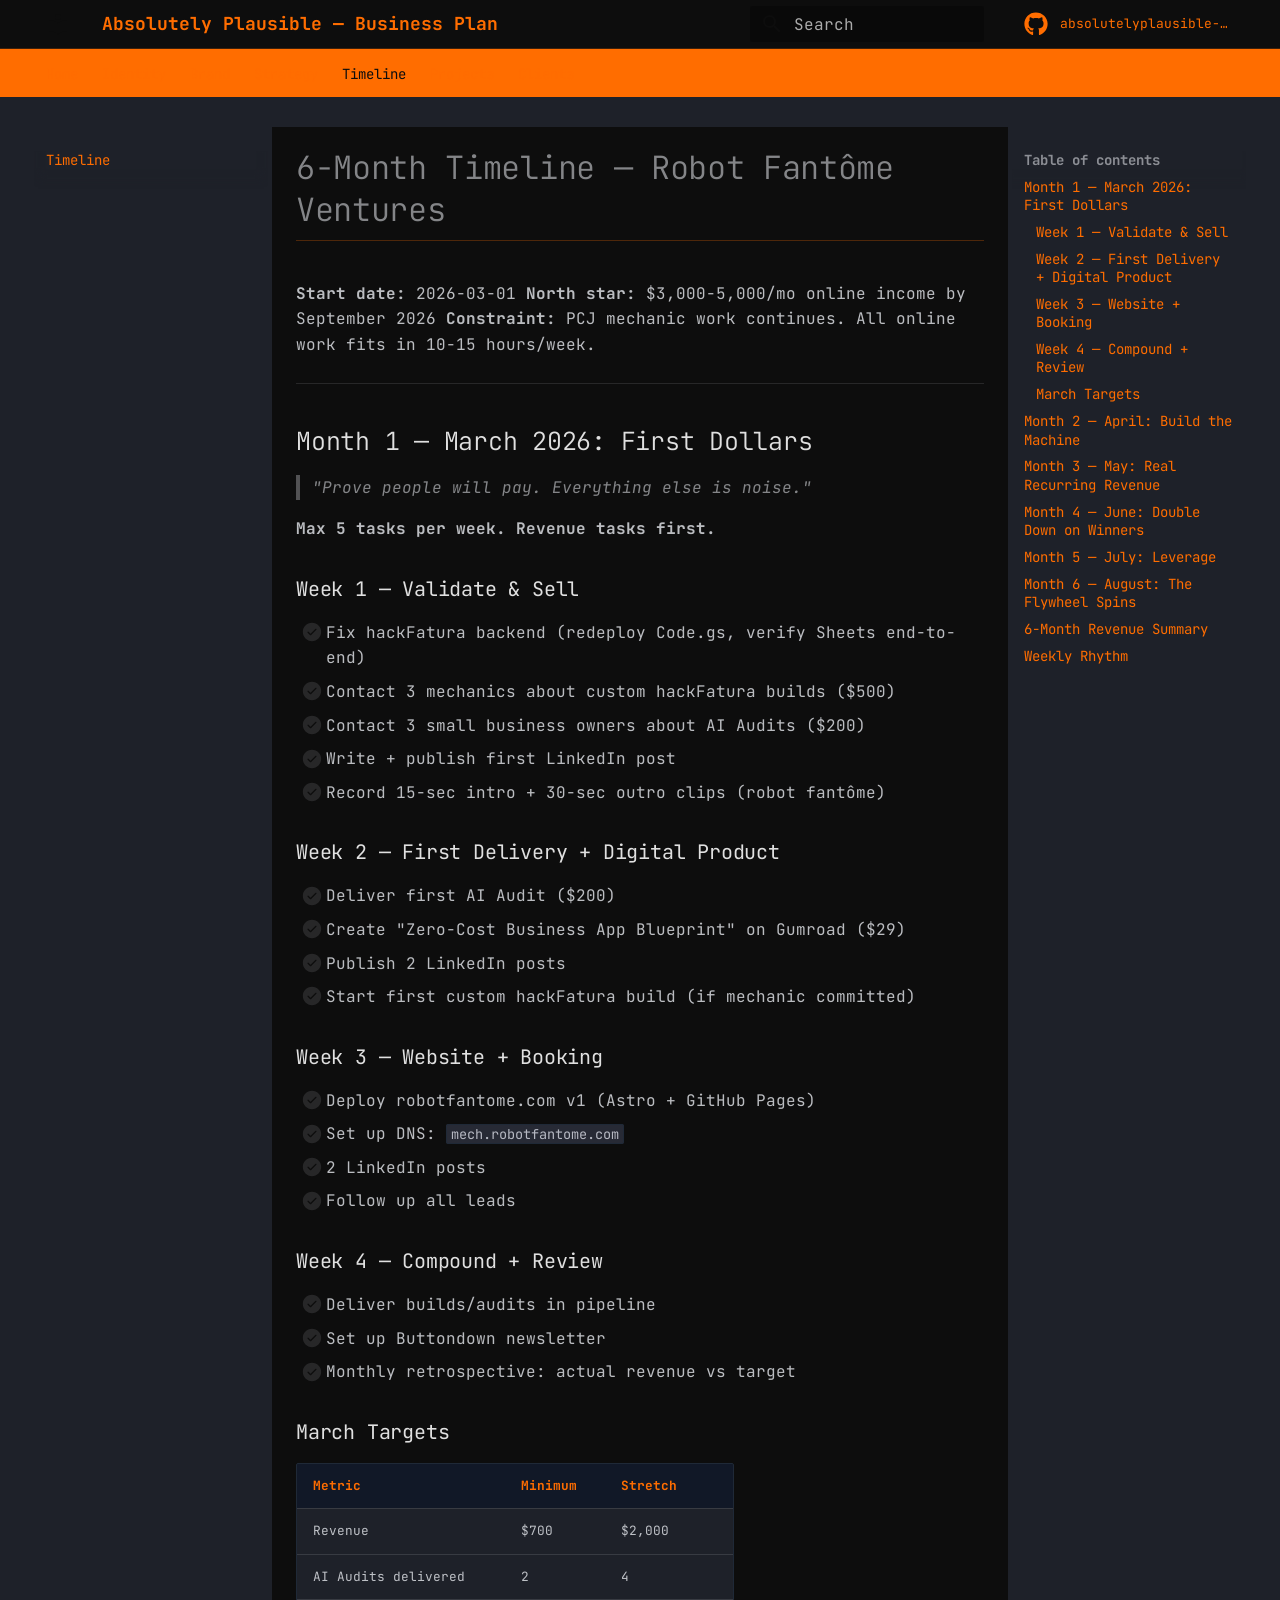
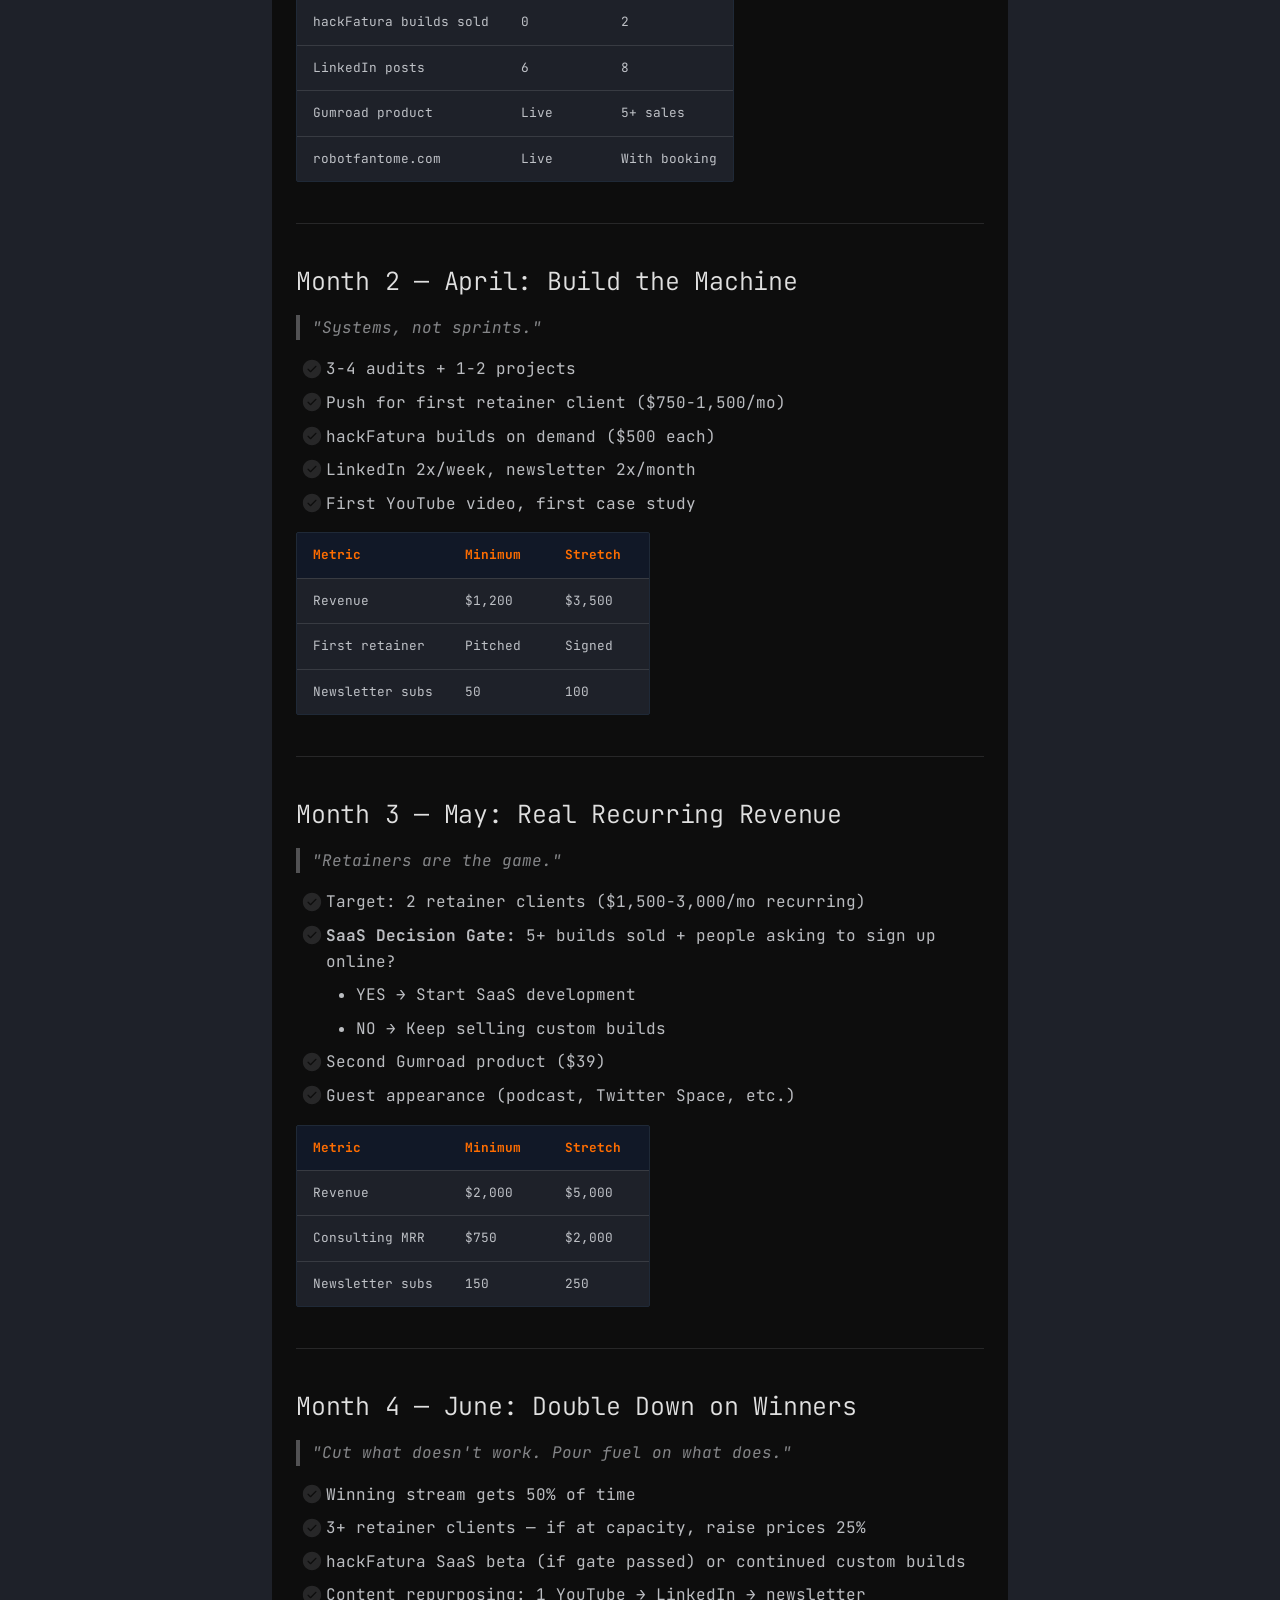
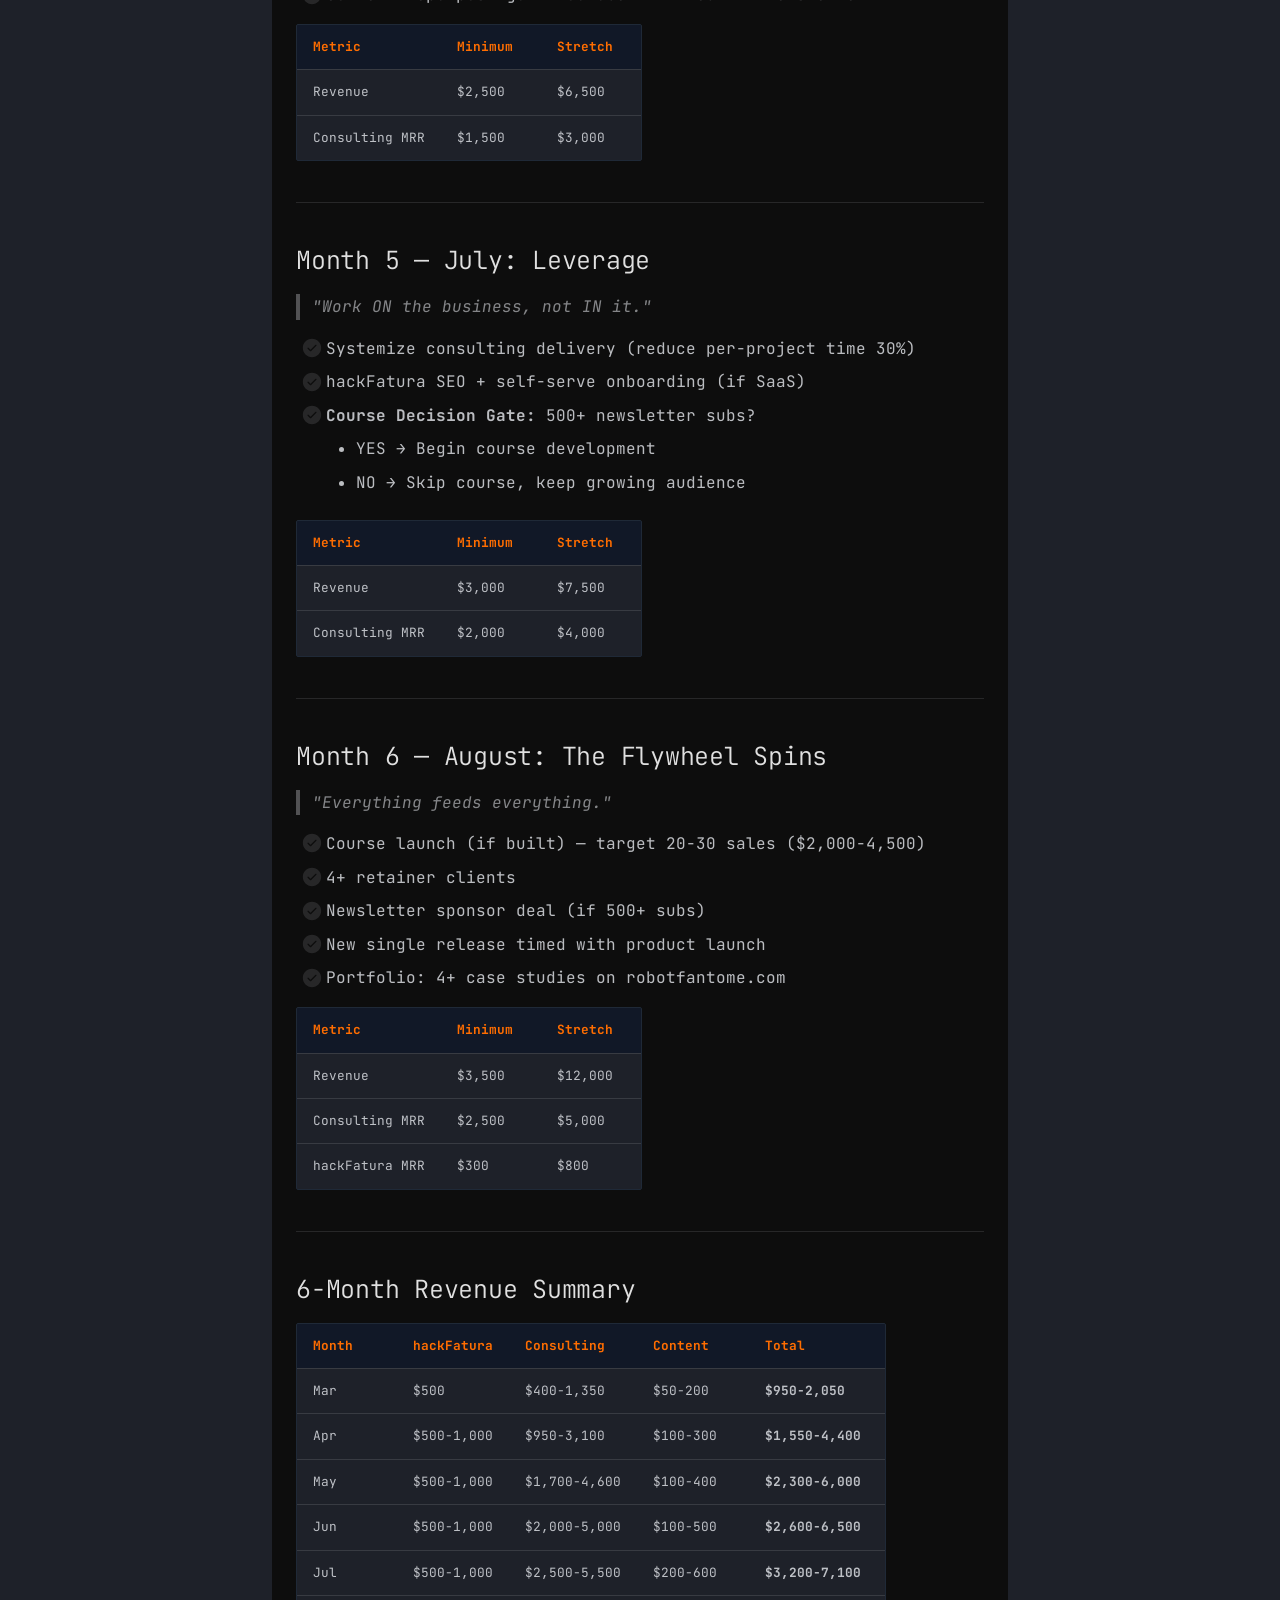
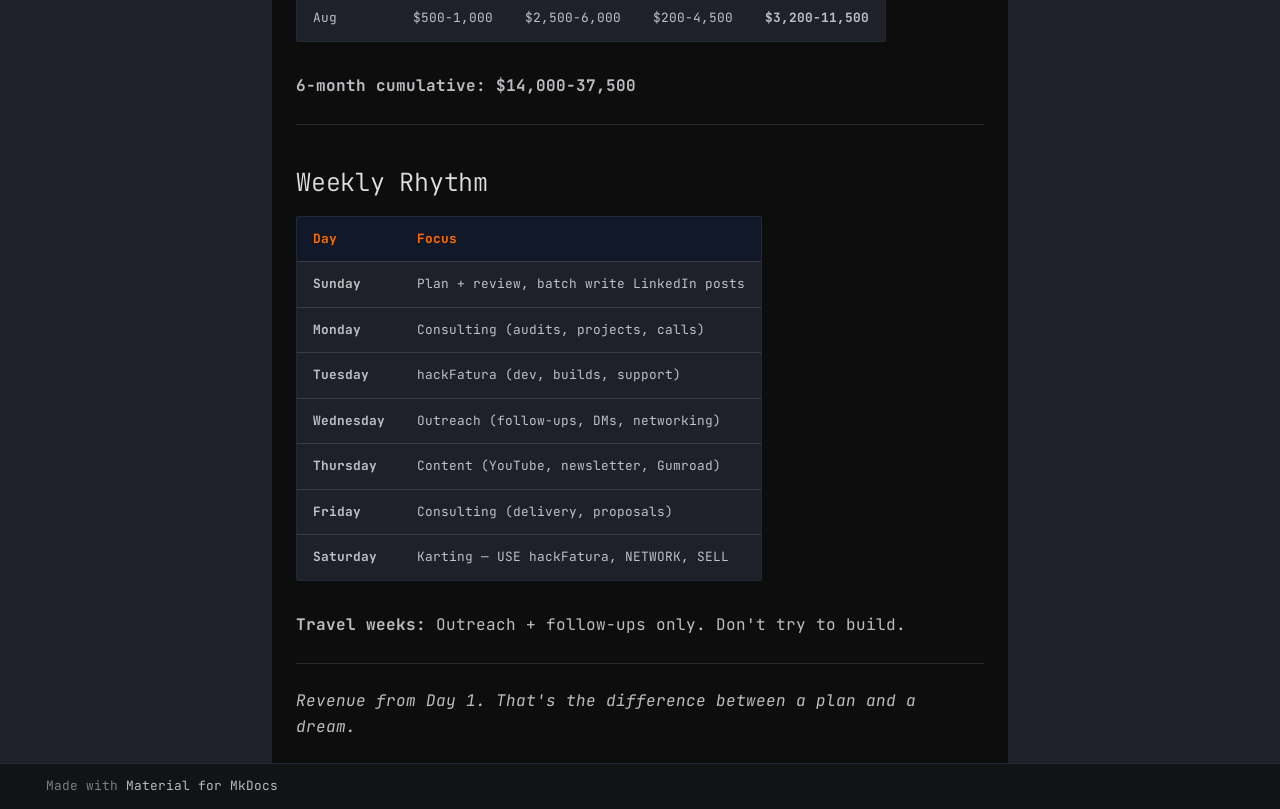
<file: timeline/index.html>
<!doctype html>
<html lang="en" class="no-js">
  <head>
    
      <meta charset="utf-8">
      <meta name="viewport" content="width=device-width,initial-scale=1">
      
        <meta name="description" content="Living business plan, brand identity, and project roadmap for Robot Fantôme / Absolutely Plausible">
      
      
        <meta name="author" content="Luiz Wagner Mestrinho">
      
      
        <link rel="canonical" href="https://wmestrinho.github.io/absolutelyplausible-business-plan/timeline/">
      
      
        <link rel="prev" href="../strategy/">
      
      
        <link rel="next" href="../projects/">
      
      
        
      
      
      <link rel="icon" href="../assets/images/favicon.png">
      <meta name="generator" content="mkdocs-1.6.1, mkdocs-material-9.7.3">
    
    
      
        <title>Timeline - Absolutely Plausible — Business Plan</title>
      
    
    
      <link rel="stylesheet" href="../assets/stylesheets/main.484c7ddc.min.css">
      
        
        <link rel="stylesheet" href="../assets/stylesheets/palette.ab4e12ef.min.css">
      
      


    
    
      
    
    
      
        
        
        <link rel="preconnect" href="https://fonts.gstatic.com" crossorigin>
        <link rel="stylesheet" href="https://fonts.googleapis.com/css?family=JetBrains+Mono:300,300i,400,400i,700,700i%7CJetBrains+Mono:400,400i,700,700i&display=fallback">
        <style>:root{--md-text-font:"JetBrains Mono";--md-code-font:"JetBrains Mono"}</style>
      
    
    
      <link rel="stylesheet" href="../stylesheets/extra.css">
    
    <script>__md_scope=new URL("..",location),__md_hash=e=>[...e].reduce(((e,_)=>(e<<5)-e+_.charCodeAt(0)),0),__md_get=(e,_=localStorage,t=__md_scope)=>JSON.parse(_.getItem(t.pathname+"."+e)),__md_set=(e,_,t=localStorage,a=__md_scope)=>{try{t.setItem(a.pathname+"."+e,JSON.stringify(_))}catch(e){}}</script>
    
      

    
    
  </head>
  
  
    
    
    
    
    
    <body dir="ltr" data-md-color-scheme="slate" data-md-color-primary="custom" data-md-color-accent="custom">
  
    
    <input class="md-toggle" data-md-toggle="drawer" type="checkbox" id="__drawer" autocomplete="off">
    <input class="md-toggle" data-md-toggle="search" type="checkbox" id="__search" autocomplete="off">
    <label class="md-overlay" for="__drawer"></label>
    <div data-md-component="skip">
      
        
        <a href="#6-month-timeline-robot-fantome-ventures" class="md-skip">
          Skip to content
        </a>
      
    </div>
    <div data-md-component="announce">
      
    </div>
    
    
      

<header class="md-header" data-md-component="header">
  <nav class="md-header__inner md-grid" aria-label="Header">
    <a href=".." title="Absolutely Plausible — Business Plan" class="md-header__button md-logo" aria-label="Absolutely Plausible — Business Plan" data-md-component="logo">
      
  
  <svg xmlns="http://www.w3.org/2000/svg" viewBox="0 0 24 24"><path d="M12 8a3 3 0 0 0 3-3 3 3 0 0 0-3-3 3 3 0 0 0-3 3 3 3 0 0 0 3 3m0 3.54C9.64 9.35 6.5 8 3 8v11c3.5 0 6.64 1.35 9 3.54 2.36-2.19 5.5-3.54 9-3.54V8c-3.5 0-6.64 1.35-9 3.54"/></svg>

    </a>
    <label class="md-header__button md-icon" for="__drawer">
      
      <svg xmlns="http://www.w3.org/2000/svg" viewBox="0 0 24 24"><path d="M3 6h18v2H3zm0 5h18v2H3zm0 5h18v2H3z"/></svg>
    </label>
    <div class="md-header__title" data-md-component="header-title">
      <div class="md-header__ellipsis">
        <div class="md-header__topic">
          <span class="md-ellipsis">
            Absolutely Plausible — Business Plan
          </span>
        </div>
        <div class="md-header__topic" data-md-component="header-topic">
          <span class="md-ellipsis">
            
              Timeline
            
          </span>
        </div>
      </div>
    </div>
    
      
    
    
    
    
      
      
        <label class="md-header__button md-icon" for="__search">
          
          <svg xmlns="http://www.w3.org/2000/svg" viewBox="0 0 24 24"><path d="M9.5 3A6.5 6.5 0 0 1 16 9.5c0 1.61-.59 3.09-1.56 4.23l.27.27h.79l5 5-1.5 1.5-5-5v-.79l-.27-.27A6.52 6.52 0 0 1 9.5 16 6.5 6.5 0 0 1 3 9.5 6.5 6.5 0 0 1 9.5 3m0 2C7 5 5 7 5 9.5S7 14 9.5 14 14 12 14 9.5 12 5 9.5 5"/></svg>
        </label>
        <div class="md-search" data-md-component="search" role="dialog">
  <label class="md-search__overlay" for="__search"></label>
  <div class="md-search__inner" role="search">
    <form class="md-search__form" name="search">
      <input type="text" class="md-search__input" name="query" aria-label="Search" placeholder="Search" autocapitalize="off" autocorrect="off" autocomplete="off" spellcheck="false" data-md-component="search-query" required>
      <label class="md-search__icon md-icon" for="__search">
        
        <svg xmlns="http://www.w3.org/2000/svg" viewBox="0 0 24 24"><path d="M9.5 3A6.5 6.5 0 0 1 16 9.5c0 1.61-.59 3.09-1.56 4.23l.27.27h.79l5 5-1.5 1.5-5-5v-.79l-.27-.27A6.52 6.52 0 0 1 9.5 16 6.5 6.5 0 0 1 3 9.5 6.5 6.5 0 0 1 9.5 3m0 2C7 5 5 7 5 9.5S7 14 9.5 14 14 12 14 9.5 12 5 9.5 5"/></svg>
        
        <svg xmlns="http://www.w3.org/2000/svg" viewBox="0 0 24 24"><path d="M20 11v2H8l5.5 5.5-1.42 1.42L4.16 12l7.92-7.92L13.5 5.5 8 11z"/></svg>
      </label>
      <nav class="md-search__options" aria-label="Search">
        
        <button type="reset" class="md-search__icon md-icon" title="Clear" aria-label="Clear" tabindex="-1">
          
          <svg xmlns="http://www.w3.org/2000/svg" viewBox="0 0 24 24"><path d="M19 6.41 17.59 5 12 10.59 6.41 5 5 6.41 10.59 12 5 17.59 6.41 19 12 13.41 17.59 19 19 17.59 13.41 12z"/></svg>
        </button>
      </nav>
      
        <div class="md-search__suggest" data-md-component="search-suggest"></div>
      
    </form>
    <div class="md-search__output">
      <div class="md-search__scrollwrap" tabindex="0" data-md-scrollfix>
        <div class="md-search-result" data-md-component="search-result">
          <div class="md-search-result__meta">
            Initializing search
          </div>
          <ol class="md-search-result__list" role="presentation"></ol>
        </div>
      </div>
    </div>
  </div>
</div>
      
    
    
      <div class="md-header__source">
        <a href="https://github.com/wmestrinho/absolutelyplausible-business-plan" title="Go to repository" class="md-source" data-md-component="source">
  <div class="md-source__icon md-icon">
    
    <svg xmlns="http://www.w3.org/2000/svg" viewBox="0 0 512 512"><!--! Font Awesome Free 7.1.0 by @fontawesome - https://fontawesome.com License - https://fontawesome.com/license/free (Icons: CC BY 4.0, Fonts: SIL OFL 1.1, Code: MIT License) Copyright 2025 Fonticons, Inc.--><path d="M173.9 397.4c0 2-2.3 3.6-5.2 3.6-3.3.3-5.6-1.3-5.6-3.6 0-2 2.3-3.6 5.2-3.6 3-.3 5.6 1.3 5.6 3.6m-31.1-4.5c-.7 2 1.3 4.3 4.3 4.9 2.6 1 5.6 0 6.2-2s-1.3-4.3-4.3-5.2c-2.6-.7-5.5.3-6.2 2.3m44.2-1.7c-2.9.7-4.9 2.6-4.6 4.9.3 2 2.9 3.3 5.9 2.6 2.9-.7 4.9-2.6 4.6-4.6-.3-1.9-3-3.2-5.9-2.9M252.8 8C114.1 8 8 113.3 8 252c0 110.9 69.8 205.8 169.5 239.2 12.8 2.3 17.3-5.6 17.3-12.1 0-6.2-.3-40.4-.3-61.4 0 0-70 15-84.7-29.8 0 0-11.4-29.1-27.8-36.6 0 0-22.9-15.7 1.6-15.4 0 0 24.9 2 38.6 25.8 21.9 38.6 58.6 27.5 72.9 20.9 2.3-16 8.8-27.1 16-33.7-55.9-6.2-112.3-14.3-112.3-110.5 0-27.5 7.6-41.3 23.6-58.9-2.6-6.5-11.1-33.3 2.6-67.9 20.9-6.5 69 27 69 27 20-5.6 41.5-8.5 62.8-8.5s42.8 2.9 62.8 8.5c0 0 48.1-33.6 69-27 13.7 34.7 5.2 61.4 2.6 67.9 16 17.7 25.8 31.5 25.8 58.9 0 96.5-58.9 104.2-114.8 110.5 9.2 7.9 17 22.9 17 46.4 0 33.7-.3 75.4-.3 83.6 0 6.5 4.6 14.4 17.3 12.1C436.2 457.8 504 362.9 504 252 504 113.3 391.5 8 252.8 8M105.2 352.9c-1.3 1-1 3.3.7 5.2 1.6 1.6 3.9 2.3 5.2 1 1.3-1 1-3.3-.7-5.2-1.6-1.6-3.9-2.3-5.2-1m-10.8-8.1c-.7 1.3.3 2.9 2.3 3.9 1.6 1 3.6.7 4.3-.7.7-1.3-.3-2.9-2.3-3.9-2-.6-3.6-.3-4.3.7m32.4 35.6c-1.6 1.3-1 4.3 1.3 6.2 2.3 2.3 5.2 2.6 6.5 1 1.3-1.3.7-4.3-1.3-6.2-2.2-2.3-5.2-2.6-6.5-1m-11.4-14.7c-1.6 1-1.6 3.6 0 5.9s4.3 3.3 5.6 2.3c1.6-1.3 1.6-3.9 0-6.2-1.4-2.3-4-3.3-5.6-2"/></svg>
  </div>
  <div class="md-source__repository">
    absolutelyplausible-business-plan
  </div>
</a>
      </div>
    
  </nav>
  
</header>
    
    <div class="md-container" data-md-component="container">
      
      
        
          
            
<nav class="md-tabs" aria-label="Tabs" data-md-component="tabs">
  <div class="md-grid">
    <ul class="md-tabs__list">
      
        
  
  
  
  
    <li class="md-tabs__item">
      <a href=".." class="md-tabs__link">
        
  
  
    
  
  Home

      </a>
    </li>
  

      
        
  
  
  
  
    <li class="md-tabs__item">
      <a href="../identity/" class="md-tabs__link">
        
  
  
    
  
  Identity

      </a>
    </li>
  

      
        
  
  
  
  
    <li class="md-tabs__item">
      <a href="../brand/" class="md-tabs__link">
        
  
  
    
  
  Brand

      </a>
    </li>
  

      
        
  
  
  
  
    <li class="md-tabs__item">
      <a href="../strategy/" class="md-tabs__link">
        
  
  
    
  
  Strategy

      </a>
    </li>
  

      
        
  
  
  
    
  
  
    <li class="md-tabs__item md-tabs__item--active">
      <a href="./" class="md-tabs__link">
        
  
  
    
  
  Timeline

      </a>
    </li>
  

      
        
  
  
  
  
    
    
      <li class="md-tabs__item">
        <a href="../projects/" class="md-tabs__link">
          
  
  
  Projects

        </a>
      </li>
    
  

      
        
  
  
  
  
    
    
      <li class="md-tabs__item">
        <a href="../clients/pcj/" class="md-tabs__link">
          
  
  
  Clients

        </a>
      </li>
    
  

      
    </ul>
  </div>
</nav>
          
        
      
      <main class="md-main" data-md-component="main">
        <div class="md-main__inner md-grid">
          
            
              
              <div class="md-sidebar md-sidebar--primary" data-md-component="sidebar" data-md-type="navigation" >
                <div class="md-sidebar__scrollwrap">
                  <div class="md-sidebar__inner">
                    


  


<nav class="md-nav md-nav--primary md-nav--lifted" aria-label="Navigation" data-md-level="0">
  <label class="md-nav__title" for="__drawer">
    <a href=".." title="Absolutely Plausible — Business Plan" class="md-nav__button md-logo" aria-label="Absolutely Plausible — Business Plan" data-md-component="logo">
      
  
  <svg xmlns="http://www.w3.org/2000/svg" viewBox="0 0 24 24"><path d="M12 8a3 3 0 0 0 3-3 3 3 0 0 0-3-3 3 3 0 0 0-3 3 3 3 0 0 0 3 3m0 3.54C9.64 9.35 6.5 8 3 8v11c3.5 0 6.64 1.35 9 3.54 2.36-2.19 5.5-3.54 9-3.54V8c-3.5 0-6.64 1.35-9 3.54"/></svg>

    </a>
    Absolutely Plausible — Business Plan
  </label>
  
    <div class="md-nav__source">
      <a href="https://github.com/wmestrinho/absolutelyplausible-business-plan" title="Go to repository" class="md-source" data-md-component="source">
  <div class="md-source__icon md-icon">
    
    <svg xmlns="http://www.w3.org/2000/svg" viewBox="0 0 512 512"><!--! Font Awesome Free 7.1.0 by @fontawesome - https://fontawesome.com License - https://fontawesome.com/license/free (Icons: CC BY 4.0, Fonts: SIL OFL 1.1, Code: MIT License) Copyright 2025 Fonticons, Inc.--><path d="M173.9 397.4c0 2-2.3 3.6-5.2 3.6-3.3.3-5.6-1.3-5.6-3.6 0-2 2.3-3.6 5.2-3.6 3-.3 5.6 1.3 5.6 3.6m-31.1-4.5c-.7 2 1.3 4.3 4.3 4.9 2.6 1 5.6 0 6.2-2s-1.3-4.3-4.3-5.2c-2.6-.7-5.5.3-6.2 2.3m44.2-1.7c-2.9.7-4.9 2.6-4.6 4.9.3 2 2.9 3.3 5.9 2.6 2.9-.7 4.9-2.6 4.6-4.6-.3-1.9-3-3.2-5.9-2.9M252.8 8C114.1 8 8 113.3 8 252c0 110.9 69.8 205.8 169.5 239.2 12.8 2.3 17.3-5.6 17.3-12.1 0-6.2-.3-40.4-.3-61.4 0 0-70 15-84.7-29.8 0 0-11.4-29.1-27.8-36.6 0 0-22.9-15.7 1.6-15.4 0 0 24.9 2 38.6 25.8 21.9 38.6 58.6 27.5 72.9 20.9 2.3-16 8.8-27.1 16-33.7-55.9-6.2-112.3-14.3-112.3-110.5 0-27.5 7.6-41.3 23.6-58.9-2.6-6.5-11.1-33.3 2.6-67.9 20.9-6.5 69 27 69 27 20-5.6 41.5-8.5 62.8-8.5s42.8 2.9 62.8 8.5c0 0 48.1-33.6 69-27 13.7 34.7 5.2 61.4 2.6 67.9 16 17.7 25.8 31.5 25.8 58.9 0 96.5-58.9 104.2-114.8 110.5 9.2 7.9 17 22.9 17 46.4 0 33.7-.3 75.4-.3 83.6 0 6.5 4.6 14.4 17.3 12.1C436.2 457.8 504 362.9 504 252 504 113.3 391.5 8 252.8 8M105.2 352.9c-1.3 1-1 3.3.7 5.2 1.6 1.6 3.9 2.3 5.2 1 1.3-1 1-3.3-.7-5.2-1.6-1.6-3.9-2.3-5.2-1m-10.8-8.1c-.7 1.3.3 2.9 2.3 3.9 1.6 1 3.6.7 4.3-.7.7-1.3-.3-2.9-2.3-3.9-2-.6-3.6-.3-4.3.7m32.4 35.6c-1.6 1.3-1 4.3 1.3 6.2 2.3 2.3 5.2 2.6 6.5 1 1.3-1.3.7-4.3-1.3-6.2-2.2-2.3-5.2-2.6-6.5-1m-11.4-14.7c-1.6 1-1.6 3.6 0 5.9s4.3 3.3 5.6 2.3c1.6-1.3 1.6-3.9 0-6.2-1.4-2.3-4-3.3-5.6-2"/></svg>
  </div>
  <div class="md-source__repository">
    absolutelyplausible-business-plan
  </div>
</a>
    </div>
  
  <ul class="md-nav__list" data-md-scrollfix>
    
      
      
  
  
  
  
    <li class="md-nav__item">
      <a href=".." class="md-nav__link">
        
  
  
  <span class="md-ellipsis">
    
  
    Home
  

    
  </span>
  
  

      </a>
    </li>
  

    
      
      
  
  
  
  
    <li class="md-nav__item">
      <a href="../identity/" class="md-nav__link">
        
  
  
  <span class="md-ellipsis">
    
  
    Identity
  

    
  </span>
  
  

      </a>
    </li>
  

    
      
      
  
  
  
  
    <li class="md-nav__item">
      <a href="../brand/" class="md-nav__link">
        
  
  
  <span class="md-ellipsis">
    
  
    Brand
  

    
  </span>
  
  

      </a>
    </li>
  

    
      
      
  
  
  
  
    <li class="md-nav__item">
      <a href="../strategy/" class="md-nav__link">
        
  
  
  <span class="md-ellipsis">
    
  
    Strategy
  

    
  </span>
  
  

      </a>
    </li>
  

    
      
      
  
  
    
  
  
  
    <li class="md-nav__item md-nav__item--active">
      
      <input class="md-nav__toggle md-toggle" type="checkbox" id="__toc">
      
      
        
      
      
        <label class="md-nav__link md-nav__link--active" for="__toc">
          
  
  
  <span class="md-ellipsis">
    
  
    Timeline
  

    
  </span>
  
  

          <span class="md-nav__icon md-icon"></span>
        </label>
      
      <a href="./" class="md-nav__link md-nav__link--active">
        
  
  
  <span class="md-ellipsis">
    
  
    Timeline
  

    
  </span>
  
  

      </a>
      
        

<nav class="md-nav md-nav--secondary" aria-label="Table of contents">
  
  
  
    
  
  
    <label class="md-nav__title" for="__toc">
      <span class="md-nav__icon md-icon"></span>
      Table of contents
    </label>
    <ul class="md-nav__list" data-md-component="toc" data-md-scrollfix>
      
        <li class="md-nav__item">
  <a href="#month-1-march-2026-first-dollars" class="md-nav__link">
    <span class="md-ellipsis">
      
        Month 1 — March 2026: First Dollars
      
    </span>
  </a>
  
    <nav class="md-nav" aria-label="Month 1 — March 2026: First Dollars">
      <ul class="md-nav__list">
        
          <li class="md-nav__item">
  <a href="#week-1-validate-sell" class="md-nav__link">
    <span class="md-ellipsis">
      
        Week 1 — Validate &amp; Sell
      
    </span>
  </a>
  
</li>
        
          <li class="md-nav__item">
  <a href="#week-2-first-delivery-digital-product" class="md-nav__link">
    <span class="md-ellipsis">
      
        Week 2 — First Delivery + Digital Product
      
    </span>
  </a>
  
</li>
        
          <li class="md-nav__item">
  <a href="#week-3-website-booking" class="md-nav__link">
    <span class="md-ellipsis">
      
        Week 3 — Website + Booking
      
    </span>
  </a>
  
</li>
        
          <li class="md-nav__item">
  <a href="#week-4-compound-review" class="md-nav__link">
    <span class="md-ellipsis">
      
        Week 4 — Compound + Review
      
    </span>
  </a>
  
</li>
        
          <li class="md-nav__item">
  <a href="#march-targets" class="md-nav__link">
    <span class="md-ellipsis">
      
        March Targets
      
    </span>
  </a>
  
</li>
        
      </ul>
    </nav>
  
</li>
      
        <li class="md-nav__item">
  <a href="#month-2-april-build-the-machine" class="md-nav__link">
    <span class="md-ellipsis">
      
        Month 2 — April: Build the Machine
      
    </span>
  </a>
  
</li>
      
        <li class="md-nav__item">
  <a href="#month-3-may-real-recurring-revenue" class="md-nav__link">
    <span class="md-ellipsis">
      
        Month 3 — May: Real Recurring Revenue
      
    </span>
  </a>
  
</li>
      
        <li class="md-nav__item">
  <a href="#month-4-june-double-down-on-winners" class="md-nav__link">
    <span class="md-ellipsis">
      
        Month 4 — June: Double Down on Winners
      
    </span>
  </a>
  
</li>
      
        <li class="md-nav__item">
  <a href="#month-5-july-leverage" class="md-nav__link">
    <span class="md-ellipsis">
      
        Month 5 — July: Leverage
      
    </span>
  </a>
  
</li>
      
        <li class="md-nav__item">
  <a href="#month-6-august-the-flywheel-spins" class="md-nav__link">
    <span class="md-ellipsis">
      
        Month 6 — August: The Flywheel Spins
      
    </span>
  </a>
  
</li>
      
        <li class="md-nav__item">
  <a href="#6-month-revenue-summary" class="md-nav__link">
    <span class="md-ellipsis">
      
        6-Month Revenue Summary
      
    </span>
  </a>
  
</li>
      
        <li class="md-nav__item">
  <a href="#weekly-rhythm" class="md-nav__link">
    <span class="md-ellipsis">
      
        Weekly Rhythm
      
    </span>
  </a>
  
</li>
      
    </ul>
  
</nav>
      
    </li>
  

    
      
      
  
  
  
  
    
    
    
    
      
      
    
    
    <li class="md-nav__item md-nav__item--nested">
      
        
        
          
        
        <input class="md-nav__toggle md-toggle md-toggle--indeterminate" type="checkbox" id="__nav_6" >
        
          
          <label class="md-nav__link" for="__nav_6" id="__nav_6_label" tabindex="0">
            
  
  
  <span class="md-ellipsis">
    
  
    Projects
  

    
  </span>
  
  

            <span class="md-nav__icon md-icon"></span>
          </label>
        
        <nav class="md-nav" data-md-level="1" aria-labelledby="__nav_6_label" aria-expanded="false">
          <label class="md-nav__title" for="__nav_6">
            <span class="md-nav__icon md-icon"></span>
            
  
    Projects
  

          </label>
          <ul class="md-nav__list" data-md-scrollfix>
            
              
                
  
  
  
  
    <li class="md-nav__item">
      <a href="../projects/" class="md-nav__link">
        
  
  
  <span class="md-ellipsis">
    
  
    Overview
  

    
  </span>
  
  

      </a>
    </li>
  

              
            
              
                
  
  
  
  
    <li class="md-nav__item">
      <a href="../projects/hackfatura/" class="md-nav__link">
        
  
  
  <span class="md-ellipsis">
    
  
    hackFatura (PCJ)
  

    
  </span>
  
  

      </a>
    </li>
  

              
            
              
                
  
  
  
  
    <li class="md-nav__item">
      <a href="../projects/roadmap/" class="md-nav__link">
        
  
  
  <span class="md-ellipsis">
    
  
    Roadmap & Checklist
  

    
  </span>
  
  

      </a>
    </li>
  

              
            
          </ul>
        </nav>
      
    </li>
  

    
      
      
  
  
  
  
    
    
    
    
      
      
    
    
    <li class="md-nav__item md-nav__item--nested">
      
        
        
          
        
        <input class="md-nav__toggle md-toggle md-toggle--indeterminate" type="checkbox" id="__nav_7" >
        
          
          <label class="md-nav__link" for="__nav_7" id="__nav_7_label" tabindex="0">
            
  
  
  <span class="md-ellipsis">
    
  
    Clients
  

    
  </span>
  
  

            <span class="md-nav__icon md-icon"></span>
          </label>
        
        <nav class="md-nav" data-md-level="1" aria-labelledby="__nav_7_label" aria-expanded="false">
          <label class="md-nav__title" for="__nav_7">
            <span class="md-nav__icon md-icon"></span>
            
  
    Clients
  

          </label>
          <ul class="md-nav__list" data-md-scrollfix>
            
              
                
  
  
  
  
    <li class="md-nav__item">
      <a href="../clients/pcj/" class="md-nav__link">
        
  
  
  <span class="md-ellipsis">
    
  
    PCJ / Parazinho Chassis Jig
  

    
  </span>
  
  

      </a>
    </li>
  

              
            
          </ul>
        </nav>
      
    </li>
  

    
  </ul>
</nav>
                  </div>
                </div>
              </div>
            
            
              
              <div class="md-sidebar md-sidebar--secondary" data-md-component="sidebar" data-md-type="toc" >
                <div class="md-sidebar__scrollwrap">
                  <div class="md-sidebar__inner">
                    

<nav class="md-nav md-nav--secondary" aria-label="Table of contents">
  
  
  
    
  
  
    <label class="md-nav__title" for="__toc">
      <span class="md-nav__icon md-icon"></span>
      Table of contents
    </label>
    <ul class="md-nav__list" data-md-component="toc" data-md-scrollfix>
      
        <li class="md-nav__item">
  <a href="#month-1-march-2026-first-dollars" class="md-nav__link">
    <span class="md-ellipsis">
      
        Month 1 — March 2026: First Dollars
      
    </span>
  </a>
  
    <nav class="md-nav" aria-label="Month 1 — March 2026: First Dollars">
      <ul class="md-nav__list">
        
          <li class="md-nav__item">
  <a href="#week-1-validate-sell" class="md-nav__link">
    <span class="md-ellipsis">
      
        Week 1 — Validate &amp; Sell
      
    </span>
  </a>
  
</li>
        
          <li class="md-nav__item">
  <a href="#week-2-first-delivery-digital-product" class="md-nav__link">
    <span class="md-ellipsis">
      
        Week 2 — First Delivery + Digital Product
      
    </span>
  </a>
  
</li>
        
          <li class="md-nav__item">
  <a href="#week-3-website-booking" class="md-nav__link">
    <span class="md-ellipsis">
      
        Week 3 — Website + Booking
      
    </span>
  </a>
  
</li>
        
          <li class="md-nav__item">
  <a href="#week-4-compound-review" class="md-nav__link">
    <span class="md-ellipsis">
      
        Week 4 — Compound + Review
      
    </span>
  </a>
  
</li>
        
          <li class="md-nav__item">
  <a href="#march-targets" class="md-nav__link">
    <span class="md-ellipsis">
      
        March Targets
      
    </span>
  </a>
  
</li>
        
      </ul>
    </nav>
  
</li>
      
        <li class="md-nav__item">
  <a href="#month-2-april-build-the-machine" class="md-nav__link">
    <span class="md-ellipsis">
      
        Month 2 — April: Build the Machine
      
    </span>
  </a>
  
</li>
      
        <li class="md-nav__item">
  <a href="#month-3-may-real-recurring-revenue" class="md-nav__link">
    <span class="md-ellipsis">
      
        Month 3 — May: Real Recurring Revenue
      
    </span>
  </a>
  
</li>
      
        <li class="md-nav__item">
  <a href="#month-4-june-double-down-on-winners" class="md-nav__link">
    <span class="md-ellipsis">
      
        Month 4 — June: Double Down on Winners
      
    </span>
  </a>
  
</li>
      
        <li class="md-nav__item">
  <a href="#month-5-july-leverage" class="md-nav__link">
    <span class="md-ellipsis">
      
        Month 5 — July: Leverage
      
    </span>
  </a>
  
</li>
      
        <li class="md-nav__item">
  <a href="#month-6-august-the-flywheel-spins" class="md-nav__link">
    <span class="md-ellipsis">
      
        Month 6 — August: The Flywheel Spins
      
    </span>
  </a>
  
</li>
      
        <li class="md-nav__item">
  <a href="#6-month-revenue-summary" class="md-nav__link">
    <span class="md-ellipsis">
      
        6-Month Revenue Summary
      
    </span>
  </a>
  
</li>
      
        <li class="md-nav__item">
  <a href="#weekly-rhythm" class="md-nav__link">
    <span class="md-ellipsis">
      
        Weekly Rhythm
      
    </span>
  </a>
  
</li>
      
    </ul>
  
</nav>
                  </div>
                </div>
              </div>
            
          
          
            <div class="md-content" data-md-component="content">
              
              <article class="md-content__inner md-typeset">
                
                  


  
  


<h1 id="6-month-timeline-robot-fantome-ventures">6-Month Timeline — Robot Fantôme Ventures<a class="headerlink" href="#6-month-timeline-robot-fantome-ventures" title="Permanent link">&para;</a></h1>
<p><strong>Start date:</strong> 2026-03-01
<strong>North star:</strong> $3,000-5,000/mo online income by September 2026
<strong>Constraint:</strong> PCJ mechanic work continues. All online work fits in 10-15 hours/week.</p>
<hr />
<h2 id="month-1-march-2026-first-dollars">Month 1 — March 2026: First Dollars<a class="headerlink" href="#month-1-march-2026-first-dollars" title="Permanent link">&para;</a></h2>
<blockquote>
<p><em>"Prove people will pay. Everything else is noise."</em></p>
</blockquote>
<p><strong>Max 5 tasks per week. Revenue tasks first.</strong></p>
<h3 id="week-1-validate-sell">Week 1 — Validate &amp; Sell<a class="headerlink" href="#week-1-validate-sell" title="Permanent link">&para;</a></h3>
<ul class="task-list">
<li class="task-list-item"><label class="task-list-control"><input type="checkbox" disabled/><span class="task-list-indicator"></span></label> Fix hackFatura backend (redeploy Code.gs, verify Sheets end-to-end)</li>
<li class="task-list-item"><label class="task-list-control"><input type="checkbox" disabled/><span class="task-list-indicator"></span></label> Contact 3 mechanics about custom hackFatura builds ($500)</li>
<li class="task-list-item"><label class="task-list-control"><input type="checkbox" disabled/><span class="task-list-indicator"></span></label> Contact 3 small business owners about AI Audits ($200)</li>
<li class="task-list-item"><label class="task-list-control"><input type="checkbox" disabled/><span class="task-list-indicator"></span></label> Write + publish first LinkedIn post</li>
<li class="task-list-item"><label class="task-list-control"><input type="checkbox" disabled/><span class="task-list-indicator"></span></label> Record 15-sec intro + 30-sec outro clips (robot fantôme)</li>
</ul>
<h3 id="week-2-first-delivery-digital-product">Week 2 — First Delivery + Digital Product<a class="headerlink" href="#week-2-first-delivery-digital-product" title="Permanent link">&para;</a></h3>
<ul class="task-list">
<li class="task-list-item"><label class="task-list-control"><input type="checkbox" disabled/><span class="task-list-indicator"></span></label> Deliver first AI Audit ($200)</li>
<li class="task-list-item"><label class="task-list-control"><input type="checkbox" disabled/><span class="task-list-indicator"></span></label> Create "Zero-Cost Business App Blueprint" on Gumroad ($29)</li>
<li class="task-list-item"><label class="task-list-control"><input type="checkbox" disabled/><span class="task-list-indicator"></span></label> Publish 2 LinkedIn posts</li>
<li class="task-list-item"><label class="task-list-control"><input type="checkbox" disabled/><span class="task-list-indicator"></span></label> Start first custom hackFatura build (if mechanic committed)</li>
</ul>
<h3 id="week-3-website-booking">Week 3 — Website + Booking<a class="headerlink" href="#week-3-website-booking" title="Permanent link">&para;</a></h3>
<ul class="task-list">
<li class="task-list-item"><label class="task-list-control"><input type="checkbox" disabled/><span class="task-list-indicator"></span></label> Deploy robotfantome.com v1 (Astro + GitHub Pages)</li>
<li class="task-list-item"><label class="task-list-control"><input type="checkbox" disabled/><span class="task-list-indicator"></span></label> Set up DNS: <code>mech.robotfantome.com</code></li>
<li class="task-list-item"><label class="task-list-control"><input type="checkbox" disabled/><span class="task-list-indicator"></span></label> 2 LinkedIn posts</li>
<li class="task-list-item"><label class="task-list-control"><input type="checkbox" disabled/><span class="task-list-indicator"></span></label> Follow up all leads</li>
</ul>
<h3 id="week-4-compound-review">Week 4 — Compound + Review<a class="headerlink" href="#week-4-compound-review" title="Permanent link">&para;</a></h3>
<ul class="task-list">
<li class="task-list-item"><label class="task-list-control"><input type="checkbox" disabled/><span class="task-list-indicator"></span></label> Deliver builds/audits in pipeline</li>
<li class="task-list-item"><label class="task-list-control"><input type="checkbox" disabled/><span class="task-list-indicator"></span></label> Set up Buttondown newsletter</li>
<li class="task-list-item"><label class="task-list-control"><input type="checkbox" disabled/><span class="task-list-indicator"></span></label> Monthly retrospective: actual revenue vs target</li>
</ul>
<h3 id="march-targets">March Targets<a class="headerlink" href="#march-targets" title="Permanent link">&para;</a></h3>
<table>
<thead>
<tr>
<th>Metric</th>
<th>Minimum</th>
<th>Stretch</th>
</tr>
</thead>
<tbody>
<tr>
<td>Revenue</td>
<td>$700</td>
<td>$2,000</td>
</tr>
<tr>
<td>AI Audits delivered</td>
<td>2</td>
<td>4</td>
</tr>
<tr>
<td>hackFatura builds sold</td>
<td>0</td>
<td>2</td>
</tr>
<tr>
<td>LinkedIn posts</td>
<td>6</td>
<td>8</td>
</tr>
<tr>
<td>Gumroad product</td>
<td>Live</td>
<td>5+ sales</td>
</tr>
<tr>
<td>robotfantome.com</td>
<td>Live</td>
<td>With booking</td>
</tr>
</tbody>
</table>
<hr />
<h2 id="month-2-april-build-the-machine">Month 2 — April: Build the Machine<a class="headerlink" href="#month-2-april-build-the-machine" title="Permanent link">&para;</a></h2>
<blockquote>
<p><em>"Systems, not sprints."</em></p>
</blockquote>
<ul class="task-list">
<li class="task-list-item"><label class="task-list-control"><input type="checkbox" disabled/><span class="task-list-indicator"></span></label> 3-4 audits + 1-2 projects</li>
<li class="task-list-item"><label class="task-list-control"><input type="checkbox" disabled/><span class="task-list-indicator"></span></label> Push for first retainer client ($750-1,500/mo)</li>
<li class="task-list-item"><label class="task-list-control"><input type="checkbox" disabled/><span class="task-list-indicator"></span></label> hackFatura builds on demand ($500 each)</li>
<li class="task-list-item"><label class="task-list-control"><input type="checkbox" disabled/><span class="task-list-indicator"></span></label> LinkedIn 2x/week, newsletter 2x/month</li>
<li class="task-list-item"><label class="task-list-control"><input type="checkbox" disabled/><span class="task-list-indicator"></span></label> First YouTube video, first case study</li>
</ul>
<table>
<thead>
<tr>
<th>Metric</th>
<th>Minimum</th>
<th>Stretch</th>
</tr>
</thead>
<tbody>
<tr>
<td>Revenue</td>
<td>$1,200</td>
<td>$3,500</td>
</tr>
<tr>
<td>First retainer</td>
<td>Pitched</td>
<td>Signed</td>
</tr>
<tr>
<td>Newsletter subs</td>
<td>50</td>
<td>100</td>
</tr>
</tbody>
</table>
<hr />
<h2 id="month-3-may-real-recurring-revenue">Month 3 — May: Real Recurring Revenue<a class="headerlink" href="#month-3-may-real-recurring-revenue" title="Permanent link">&para;</a></h2>
<blockquote>
<p><em>"Retainers are the game."</em></p>
</blockquote>
<ul class="task-list">
<li class="task-list-item"><label class="task-list-control"><input type="checkbox" disabled/><span class="task-list-indicator"></span></label> Target: 2 retainer clients ($1,500-3,000/mo recurring)</li>
<li class="task-list-item"><label class="task-list-control"><input type="checkbox" disabled/><span class="task-list-indicator"></span></label> <strong>SaaS Decision Gate:</strong> 5+ builds sold + people asking to sign up online?<ul>
<li>YES → Start SaaS development</li>
<li>NO → Keep selling custom builds</li>
</ul>
</li>
<li class="task-list-item"><label class="task-list-control"><input type="checkbox" disabled/><span class="task-list-indicator"></span></label> Second Gumroad product ($39)</li>
<li class="task-list-item"><label class="task-list-control"><input type="checkbox" disabled/><span class="task-list-indicator"></span></label> Guest appearance (podcast, Twitter Space, etc.)</li>
</ul>
<table>
<thead>
<tr>
<th>Metric</th>
<th>Minimum</th>
<th>Stretch</th>
</tr>
</thead>
<tbody>
<tr>
<td>Revenue</td>
<td>$2,000</td>
<td>$5,000</td>
</tr>
<tr>
<td>Consulting MRR</td>
<td>$750</td>
<td>$2,000</td>
</tr>
<tr>
<td>Newsletter subs</td>
<td>150</td>
<td>250</td>
</tr>
</tbody>
</table>
<hr />
<h2 id="month-4-june-double-down-on-winners">Month 4 — June: Double Down on Winners<a class="headerlink" href="#month-4-june-double-down-on-winners" title="Permanent link">&para;</a></h2>
<blockquote>
<p><em>"Cut what doesn't work. Pour fuel on what does."</em></p>
</blockquote>
<ul class="task-list">
<li class="task-list-item"><label class="task-list-control"><input type="checkbox" disabled/><span class="task-list-indicator"></span></label> Winning stream gets 50% of time</li>
<li class="task-list-item"><label class="task-list-control"><input type="checkbox" disabled/><span class="task-list-indicator"></span></label> 3+ retainer clients — if at capacity, raise prices 25%</li>
<li class="task-list-item"><label class="task-list-control"><input type="checkbox" disabled/><span class="task-list-indicator"></span></label> hackFatura SaaS beta (if gate passed) or continued custom builds</li>
<li class="task-list-item"><label class="task-list-control"><input type="checkbox" disabled/><span class="task-list-indicator"></span></label> Content repurposing: 1 YouTube → LinkedIn → newsletter</li>
</ul>
<table>
<thead>
<tr>
<th>Metric</th>
<th>Minimum</th>
<th>Stretch</th>
</tr>
</thead>
<tbody>
<tr>
<td>Revenue</td>
<td>$2,500</td>
<td>$6,500</td>
</tr>
<tr>
<td>Consulting MRR</td>
<td>$1,500</td>
<td>$3,000</td>
</tr>
</tbody>
</table>
<hr />
<h2 id="month-5-july-leverage">Month 5 — July: Leverage<a class="headerlink" href="#month-5-july-leverage" title="Permanent link">&para;</a></h2>
<blockquote>
<p><em>"Work ON the business, not IN it."</em></p>
</blockquote>
<ul class="task-list">
<li class="task-list-item"><label class="task-list-control"><input type="checkbox" disabled/><span class="task-list-indicator"></span></label> Systemize consulting delivery (reduce per-project time 30%)</li>
<li class="task-list-item"><label class="task-list-control"><input type="checkbox" disabled/><span class="task-list-indicator"></span></label> hackFatura SEO + self-serve onboarding (if SaaS)</li>
<li class="task-list-item"><label class="task-list-control"><input type="checkbox" disabled/><span class="task-list-indicator"></span></label> <strong>Course Decision Gate:</strong> 500+ newsletter subs?<ul>
<li>YES → Begin course development</li>
<li>NO → Skip course, keep growing audience</li>
</ul>
</li>
</ul>
<table>
<thead>
<tr>
<th>Metric</th>
<th>Minimum</th>
<th>Stretch</th>
</tr>
</thead>
<tbody>
<tr>
<td>Revenue</td>
<td>$3,000</td>
<td>$7,500</td>
</tr>
<tr>
<td>Consulting MRR</td>
<td>$2,000</td>
<td>$4,000</td>
</tr>
</tbody>
</table>
<hr />
<h2 id="month-6-august-the-flywheel-spins">Month 6 — August: The Flywheel Spins<a class="headerlink" href="#month-6-august-the-flywheel-spins" title="Permanent link">&para;</a></h2>
<blockquote>
<p><em>"Everything feeds everything."</em></p>
</blockquote>
<ul class="task-list">
<li class="task-list-item"><label class="task-list-control"><input type="checkbox" disabled/><span class="task-list-indicator"></span></label> Course launch (if built) — target 20-30 sales ($2,000-4,500)</li>
<li class="task-list-item"><label class="task-list-control"><input type="checkbox" disabled/><span class="task-list-indicator"></span></label> 4+ retainer clients</li>
<li class="task-list-item"><label class="task-list-control"><input type="checkbox" disabled/><span class="task-list-indicator"></span></label> Newsletter sponsor deal (if 500+ subs)</li>
<li class="task-list-item"><label class="task-list-control"><input type="checkbox" disabled/><span class="task-list-indicator"></span></label> New single release timed with product launch</li>
<li class="task-list-item"><label class="task-list-control"><input type="checkbox" disabled/><span class="task-list-indicator"></span></label> Portfolio: 4+ case studies on robotfantome.com</li>
</ul>
<table>
<thead>
<tr>
<th>Metric</th>
<th>Minimum</th>
<th>Stretch</th>
</tr>
</thead>
<tbody>
<tr>
<td>Revenue</td>
<td>$3,500</td>
<td>$12,000</td>
</tr>
<tr>
<td>Consulting MRR</td>
<td>$2,500</td>
<td>$5,000</td>
</tr>
<tr>
<td>hackFatura MRR</td>
<td>$300</td>
<td>$800</td>
</tr>
</tbody>
</table>
<hr />
<h2 id="6-month-revenue-summary">6-Month Revenue Summary<a class="headerlink" href="#6-month-revenue-summary" title="Permanent link">&para;</a></h2>
<table>
<thead>
<tr>
<th>Month</th>
<th>hackFatura</th>
<th>Consulting</th>
<th>Content</th>
<th>Total</th>
</tr>
</thead>
<tbody>
<tr>
<td>Mar</td>
<td>$500</td>
<td>$400-1,350</td>
<td>$50-200</td>
<td><strong>$950-2,050</strong></td>
</tr>
<tr>
<td>Apr</td>
<td>$500-1,000</td>
<td>$950-3,100</td>
<td>$100-300</td>
<td><strong>$1,550-4,400</strong></td>
</tr>
<tr>
<td>May</td>
<td>$500-1,000</td>
<td>$1,700-4,600</td>
<td>$100-400</td>
<td><strong>$2,300-6,000</strong></td>
</tr>
<tr>
<td>Jun</td>
<td>$500-1,000</td>
<td>$2,000-5,000</td>
<td>$100-500</td>
<td><strong>$2,600-6,500</strong></td>
</tr>
<tr>
<td>Jul</td>
<td>$500-1,000</td>
<td>$2,500-5,500</td>
<td>$200-600</td>
<td><strong>$3,200-7,100</strong></td>
</tr>
<tr>
<td>Aug</td>
<td>$500-1,000</td>
<td>$2,500-6,000</td>
<td>$200-4,500</td>
<td><strong>$3,200-11,500</strong></td>
</tr>
</tbody>
</table>
<p><strong>6-month cumulative: $14,000-37,500</strong></p>
<hr />
<h2 id="weekly-rhythm">Weekly Rhythm<a class="headerlink" href="#weekly-rhythm" title="Permanent link">&para;</a></h2>
<table>
<thead>
<tr>
<th>Day</th>
<th>Focus</th>
</tr>
</thead>
<tbody>
<tr>
<td><strong>Sunday</strong></td>
<td>Plan + review, batch write LinkedIn posts</td>
</tr>
<tr>
<td><strong>Monday</strong></td>
<td>Consulting (audits, projects, calls)</td>
</tr>
<tr>
<td><strong>Tuesday</strong></td>
<td>hackFatura (dev, builds, support)</td>
</tr>
<tr>
<td><strong>Wednesday</strong></td>
<td>Outreach (follow-ups, DMs, networking)</td>
</tr>
<tr>
<td><strong>Thursday</strong></td>
<td>Content (YouTube, newsletter, Gumroad)</td>
</tr>
<tr>
<td><strong>Friday</strong></td>
<td>Consulting (delivery, proposals)</td>
</tr>
<tr>
<td><strong>Saturday</strong></td>
<td>Karting — USE hackFatura, NETWORK, SELL</td>
</tr>
</tbody>
</table>
<p><strong>Travel weeks:</strong> Outreach + follow-ups only. Don't try to build.</p>
<hr />
<p><em>Revenue from Day 1. That's the difference between a plan and a dream.</em></p>












                
              </article>
            </div>
          
          
<script>var target=document.getElementById(location.hash.slice(1));target&&target.name&&(target.checked=target.name.startsWith("__tabbed_"))</script>
        </div>
        
          <button type="button" class="md-top md-icon" data-md-component="top" hidden>
  
  <svg xmlns="http://www.w3.org/2000/svg" viewBox="0 0 24 24"><path d="M13 20h-2V8l-5.5 5.5-1.42-1.42L12 4.16l7.92 7.92-1.42 1.42L13 8z"/></svg>
  Back to top
</button>
        
      </main>
      
        <footer class="md-footer">
  
  <div class="md-footer-meta md-typeset">
    <div class="md-footer-meta__inner md-grid">
      <div class="md-copyright">
  
  
    Made with
    <a href="https://squidfunk.github.io/mkdocs-material/" target="_blank" rel="noopener">
      Material for MkDocs
    </a>
  
</div>
      
    </div>
  </div>
</footer>
      
    </div>
    <div class="md-dialog" data-md-component="dialog">
      <div class="md-dialog__inner md-typeset"></div>
    </div>
    
    
    
      
      
      <script id="__config" type="application/json">{"annotate": null, "base": "..", "features": ["navigation.tabs", "navigation.expand", "navigation.top", "search.highlight", "search.suggest", "content.code.copy", "content.code.annotate"], "search": "../assets/javascripts/workers/search.2c215733.min.js", "tags": null, "translations": {"clipboard.copied": "Copied to clipboard", "clipboard.copy": "Copy to clipboard", "search.result.more.one": "1 more on this page", "search.result.more.other": "# more on this page", "search.result.none": "No matching documents", "search.result.one": "1 matching document", "search.result.other": "# matching documents", "search.result.placeholder": "Type to start searching", "search.result.term.missing": "Missing", "select.version": "Select version"}, "version": null}</script>
    
    
      <script src="../assets/javascripts/bundle.79ae519e.min.js"></script>
      
    
  </body>
</html>
</file>
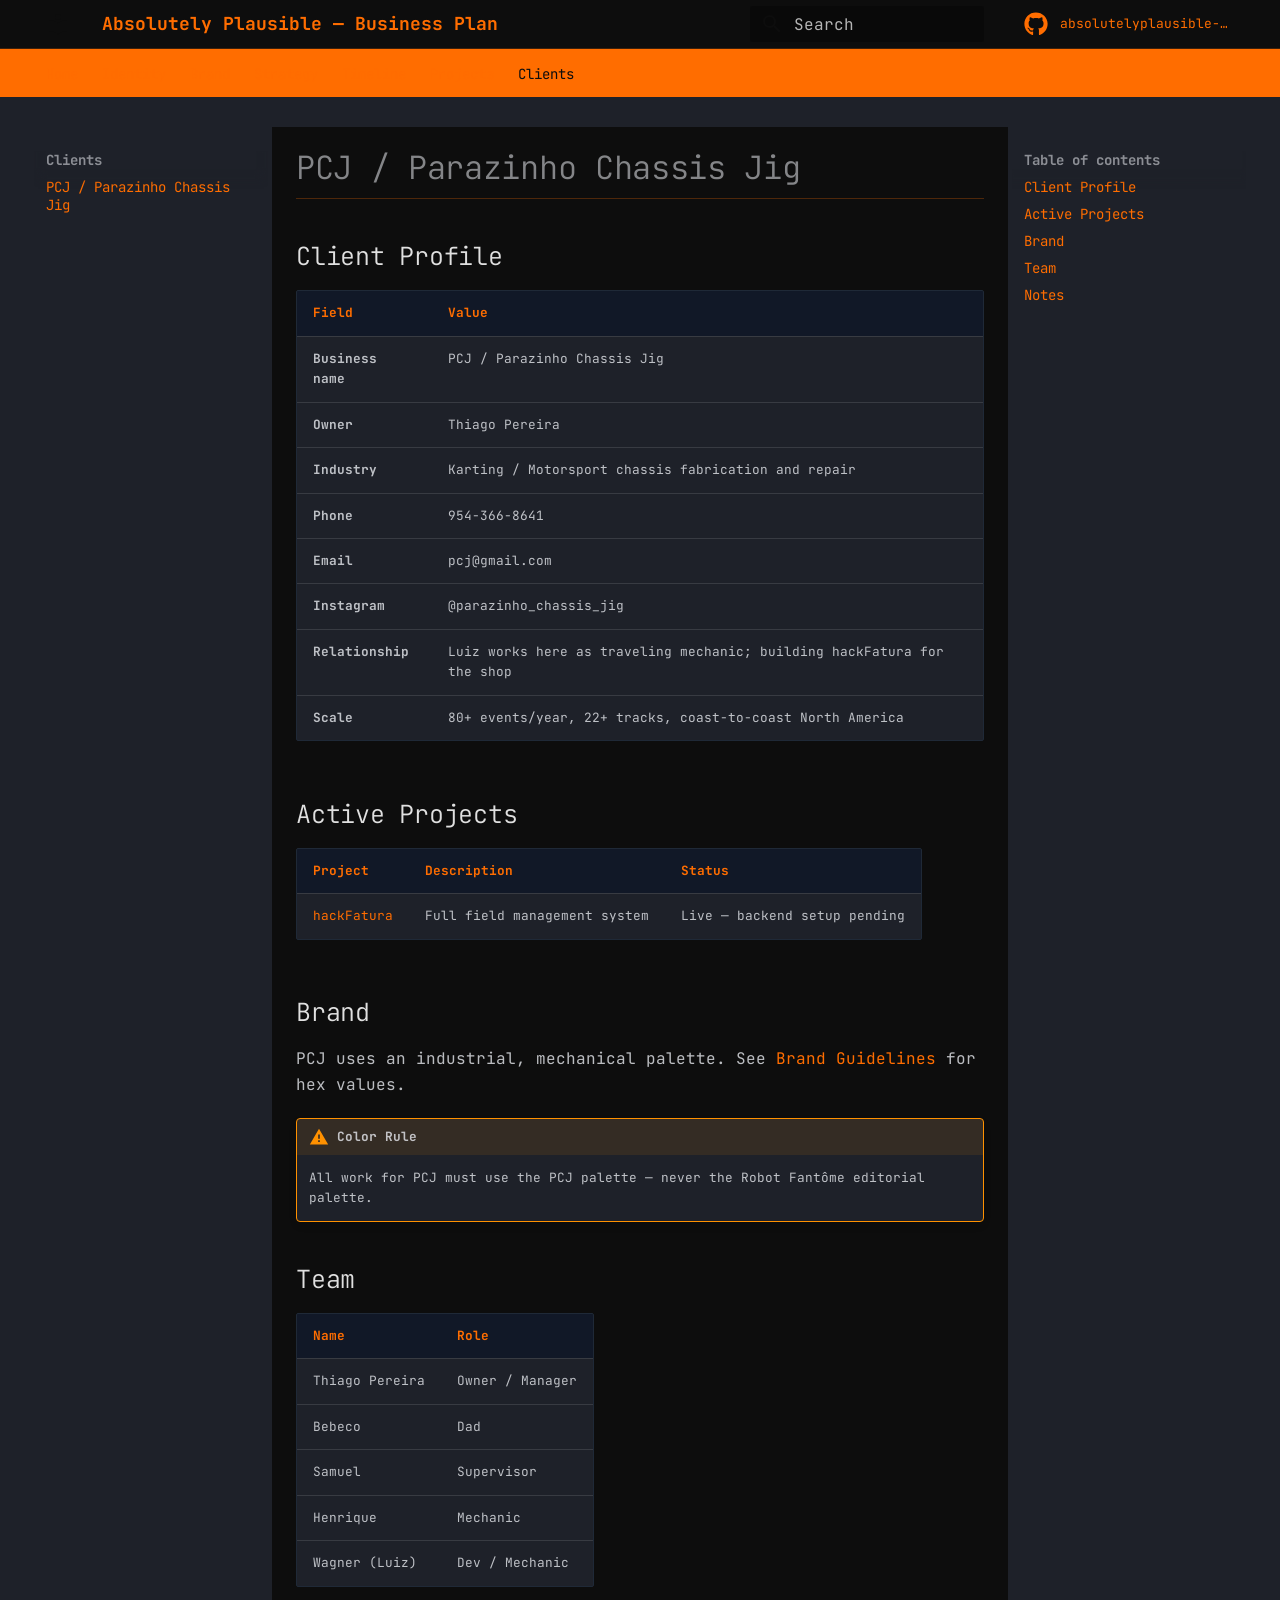
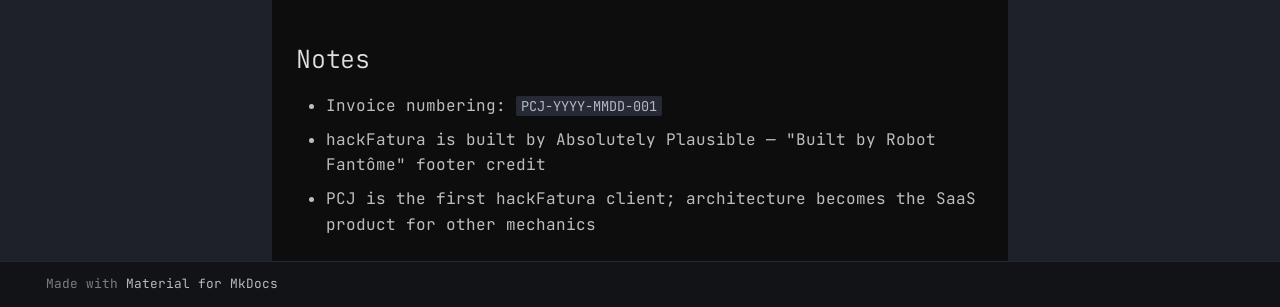
<file: clients/pcj/index.html>
<!doctype html>
<html lang="en" class="no-js">
  <head>
    
      <meta charset="utf-8">
      <meta name="viewport" content="width=device-width,initial-scale=1">
      
        <meta name="description" content="Living business plan, brand identity, and project roadmap for Robot Fantôme / Absolutely Plausible">
      
      
        <meta name="author" content="Luiz Wagner Mestrinho">
      
      
        <link rel="canonical" href="https://wmestrinho.github.io/absolutelyplausible-business-plan/clients/pcj/">
      
      
        <link rel="prev" href="../../projects/roadmap/">
      
      
      
        
      
      
      <link rel="icon" href="../../assets/images/favicon.png">
      <meta name="generator" content="mkdocs-1.6.1, mkdocs-material-9.7.3">
    
    
      
        <title>PCJ / Parazinho Chassis Jig - Absolutely Plausible — Business Plan</title>
      
    
    
      <link rel="stylesheet" href="../../assets/stylesheets/main.484c7ddc.min.css">
      
        
        <link rel="stylesheet" href="../../assets/stylesheets/palette.ab4e12ef.min.css">
      
      


    
    
      
    
    
      
        
        
        <link rel="preconnect" href="https://fonts.gstatic.com" crossorigin>
        <link rel="stylesheet" href="https://fonts.googleapis.com/css?family=JetBrains+Mono:300,300i,400,400i,700,700i%7CJetBrains+Mono:400,400i,700,700i&display=fallback">
        <style>:root{--md-text-font:"JetBrains Mono";--md-code-font:"JetBrains Mono"}</style>
      
    
    
      <link rel="stylesheet" href="../../stylesheets/extra.css">
    
    <script>__md_scope=new URL("../..",location),__md_hash=e=>[...e].reduce(((e,_)=>(e<<5)-e+_.charCodeAt(0)),0),__md_get=(e,_=localStorage,t=__md_scope)=>JSON.parse(_.getItem(t.pathname+"."+e)),__md_set=(e,_,t=localStorage,a=__md_scope)=>{try{t.setItem(a.pathname+"."+e,JSON.stringify(_))}catch(e){}}</script>
    
      

    
    
  </head>
  
  
    
    
    
    
    
    <body dir="ltr" data-md-color-scheme="slate" data-md-color-primary="custom" data-md-color-accent="custom">
  
    
    <input class="md-toggle" data-md-toggle="drawer" type="checkbox" id="__drawer" autocomplete="off">
    <input class="md-toggle" data-md-toggle="search" type="checkbox" id="__search" autocomplete="off">
    <label class="md-overlay" for="__drawer"></label>
    <div data-md-component="skip">
      
        
        <a href="#pcj-parazinho-chassis-jig" class="md-skip">
          Skip to content
        </a>
      
    </div>
    <div data-md-component="announce">
      
    </div>
    
    
      

<header class="md-header" data-md-component="header">
  <nav class="md-header__inner md-grid" aria-label="Header">
    <a href="../.." title="Absolutely Plausible — Business Plan" class="md-header__button md-logo" aria-label="Absolutely Plausible — Business Plan" data-md-component="logo">
      
  
  <svg xmlns="http://www.w3.org/2000/svg" viewBox="0 0 24 24"><path d="M12 8a3 3 0 0 0 3-3 3 3 0 0 0-3-3 3 3 0 0 0-3 3 3 3 0 0 0 3 3m0 3.54C9.64 9.35 6.5 8 3 8v11c3.5 0 6.64 1.35 9 3.54 2.36-2.19 5.5-3.54 9-3.54V8c-3.5 0-6.64 1.35-9 3.54"/></svg>

    </a>
    <label class="md-header__button md-icon" for="__drawer">
      
      <svg xmlns="http://www.w3.org/2000/svg" viewBox="0 0 24 24"><path d="M3 6h18v2H3zm0 5h18v2H3zm0 5h18v2H3z"/></svg>
    </label>
    <div class="md-header__title" data-md-component="header-title">
      <div class="md-header__ellipsis">
        <div class="md-header__topic">
          <span class="md-ellipsis">
            Absolutely Plausible — Business Plan
          </span>
        </div>
        <div class="md-header__topic" data-md-component="header-topic">
          <span class="md-ellipsis">
            
              PCJ / Parazinho Chassis Jig
            
          </span>
        </div>
      </div>
    </div>
    
      
    
    
    
    
      
      
        <label class="md-header__button md-icon" for="__search">
          
          <svg xmlns="http://www.w3.org/2000/svg" viewBox="0 0 24 24"><path d="M9.5 3A6.5 6.5 0 0 1 16 9.5c0 1.61-.59 3.09-1.56 4.23l.27.27h.79l5 5-1.5 1.5-5-5v-.79l-.27-.27A6.52 6.52 0 0 1 9.5 16 6.5 6.5 0 0 1 3 9.5 6.5 6.5 0 0 1 9.5 3m0 2C7 5 5 7 5 9.5S7 14 9.5 14 14 12 14 9.5 12 5 9.5 5"/></svg>
        </label>
        <div class="md-search" data-md-component="search" role="dialog">
  <label class="md-search__overlay" for="__search"></label>
  <div class="md-search__inner" role="search">
    <form class="md-search__form" name="search">
      <input type="text" class="md-search__input" name="query" aria-label="Search" placeholder="Search" autocapitalize="off" autocorrect="off" autocomplete="off" spellcheck="false" data-md-component="search-query" required>
      <label class="md-search__icon md-icon" for="__search">
        
        <svg xmlns="http://www.w3.org/2000/svg" viewBox="0 0 24 24"><path d="M9.5 3A6.5 6.5 0 0 1 16 9.5c0 1.61-.59 3.09-1.56 4.23l.27.27h.79l5 5-1.5 1.5-5-5v-.79l-.27-.27A6.52 6.52 0 0 1 9.5 16 6.5 6.5 0 0 1 3 9.5 6.5 6.5 0 0 1 9.5 3m0 2C7 5 5 7 5 9.5S7 14 9.5 14 14 12 14 9.5 12 5 9.5 5"/></svg>
        
        <svg xmlns="http://www.w3.org/2000/svg" viewBox="0 0 24 24"><path d="M20 11v2H8l5.5 5.5-1.42 1.42L4.16 12l7.92-7.92L13.5 5.5 8 11z"/></svg>
      </label>
      <nav class="md-search__options" aria-label="Search">
        
        <button type="reset" class="md-search__icon md-icon" title="Clear" aria-label="Clear" tabindex="-1">
          
          <svg xmlns="http://www.w3.org/2000/svg" viewBox="0 0 24 24"><path d="M19 6.41 17.59 5 12 10.59 6.41 5 5 6.41 10.59 12 5 17.59 6.41 19 12 13.41 17.59 19 19 17.59 13.41 12z"/></svg>
        </button>
      </nav>
      
        <div class="md-search__suggest" data-md-component="search-suggest"></div>
      
    </form>
    <div class="md-search__output">
      <div class="md-search__scrollwrap" tabindex="0" data-md-scrollfix>
        <div class="md-search-result" data-md-component="search-result">
          <div class="md-search-result__meta">
            Initializing search
          </div>
          <ol class="md-search-result__list" role="presentation"></ol>
        </div>
      </div>
    </div>
  </div>
</div>
      
    
    
      <div class="md-header__source">
        <a href="https://github.com/wmestrinho/absolutelyplausible-business-plan" title="Go to repository" class="md-source" data-md-component="source">
  <div class="md-source__icon md-icon">
    
    <svg xmlns="http://www.w3.org/2000/svg" viewBox="0 0 512 512"><!--! Font Awesome Free 7.1.0 by @fontawesome - https://fontawesome.com License - https://fontawesome.com/license/free (Icons: CC BY 4.0, Fonts: SIL OFL 1.1, Code: MIT License) Copyright 2025 Fonticons, Inc.--><path d="M173.9 397.4c0 2-2.3 3.6-5.2 3.6-3.3.3-5.6-1.3-5.6-3.6 0-2 2.3-3.6 5.2-3.6 3-.3 5.6 1.3 5.6 3.6m-31.1-4.5c-.7 2 1.3 4.3 4.3 4.9 2.6 1 5.6 0 6.2-2s-1.3-4.3-4.3-5.2c-2.6-.7-5.5.3-6.2 2.3m44.2-1.7c-2.9.7-4.9 2.6-4.6 4.9.3 2 2.9 3.3 5.9 2.6 2.9-.7 4.9-2.6 4.6-4.6-.3-1.9-3-3.2-5.9-2.9M252.8 8C114.1 8 8 113.3 8 252c0 110.9 69.8 205.8 169.5 239.2 12.8 2.3 17.3-5.6 17.3-12.1 0-6.2-.3-40.4-.3-61.4 0 0-70 15-84.7-29.8 0 0-11.4-29.1-27.8-36.6 0 0-22.9-15.7 1.6-15.4 0 0 24.9 2 38.6 25.8 21.9 38.6 58.6 27.5 72.9 20.9 2.3-16 8.8-27.1 16-33.7-55.9-6.2-112.3-14.3-112.3-110.5 0-27.5 7.6-41.3 23.6-58.9-2.6-6.5-11.1-33.3 2.6-67.9 20.9-6.5 69 27 69 27 20-5.6 41.5-8.5 62.8-8.5s42.8 2.9 62.8 8.5c0 0 48.1-33.6 69-27 13.7 34.7 5.2 61.4 2.6 67.9 16 17.7 25.8 31.5 25.8 58.9 0 96.5-58.9 104.2-114.8 110.5 9.2 7.9 17 22.9 17 46.4 0 33.7-.3 75.4-.3 83.6 0 6.5 4.6 14.4 17.3 12.1C436.2 457.8 504 362.9 504 252 504 113.3 391.5 8 252.8 8M105.2 352.9c-1.3 1-1 3.3.7 5.2 1.6 1.6 3.9 2.3 5.2 1 1.3-1 1-3.3-.7-5.2-1.6-1.6-3.9-2.3-5.2-1m-10.8-8.1c-.7 1.3.3 2.9 2.3 3.9 1.6 1 3.6.7 4.3-.7.7-1.3-.3-2.9-2.3-3.9-2-.6-3.6-.3-4.3.7m32.4 35.6c-1.6 1.3-1 4.3 1.3 6.2 2.3 2.3 5.2 2.6 6.5 1 1.3-1.3.7-4.3-1.3-6.2-2.2-2.3-5.2-2.6-6.5-1m-11.4-14.7c-1.6 1-1.6 3.6 0 5.9s4.3 3.3 5.6 2.3c1.6-1.3 1.6-3.9 0-6.2-1.4-2.3-4-3.3-5.6-2"/></svg>
  </div>
  <div class="md-source__repository">
    absolutelyplausible-business-plan
  </div>
</a>
      </div>
    
  </nav>
  
</header>
    
    <div class="md-container" data-md-component="container">
      
      
        
          
            
<nav class="md-tabs" aria-label="Tabs" data-md-component="tabs">
  <div class="md-grid">
    <ul class="md-tabs__list">
      
        
  
  
  
  
    <li class="md-tabs__item">
      <a href="../.." class="md-tabs__link">
        
  
  
    
  
  Home

      </a>
    </li>
  

      
        
  
  
  
  
    <li class="md-tabs__item">
      <a href="../../identity/" class="md-tabs__link">
        
  
  
    
  
  Identity

      </a>
    </li>
  

      
        
  
  
  
  
    <li class="md-tabs__item">
      <a href="../../brand/" class="md-tabs__link">
        
  
  
    
  
  Brand

      </a>
    </li>
  

      
        
  
  
  
  
    <li class="md-tabs__item">
      <a href="../../strategy/" class="md-tabs__link">
        
  
  
    
  
  Strategy

      </a>
    </li>
  

      
        
  
  
  
  
    <li class="md-tabs__item">
      <a href="../../timeline/" class="md-tabs__link">
        
  
  
    
  
  Timeline

      </a>
    </li>
  

      
        
  
  
  
  
    
    
      <li class="md-tabs__item">
        <a href="../../projects/" class="md-tabs__link">
          
  
  
  Projects

        </a>
      </li>
    
  

      
        
  
  
  
    
  
  
    
    
      <li class="md-tabs__item md-tabs__item--active">
        <a href="./" class="md-tabs__link">
          
  
  
  Clients

        </a>
      </li>
    
  

      
    </ul>
  </div>
</nav>
          
        
      
      <main class="md-main" data-md-component="main">
        <div class="md-main__inner md-grid">
          
            
              
              <div class="md-sidebar md-sidebar--primary" data-md-component="sidebar" data-md-type="navigation" >
                <div class="md-sidebar__scrollwrap">
                  <div class="md-sidebar__inner">
                    


  


<nav class="md-nav md-nav--primary md-nav--lifted" aria-label="Navigation" data-md-level="0">
  <label class="md-nav__title" for="__drawer">
    <a href="../.." title="Absolutely Plausible — Business Plan" class="md-nav__button md-logo" aria-label="Absolutely Plausible — Business Plan" data-md-component="logo">
      
  
  <svg xmlns="http://www.w3.org/2000/svg" viewBox="0 0 24 24"><path d="M12 8a3 3 0 0 0 3-3 3 3 0 0 0-3-3 3 3 0 0 0-3 3 3 3 0 0 0 3 3m0 3.54C9.64 9.35 6.5 8 3 8v11c3.5 0 6.64 1.35 9 3.54 2.36-2.19 5.5-3.54 9-3.54V8c-3.5 0-6.64 1.35-9 3.54"/></svg>

    </a>
    Absolutely Plausible — Business Plan
  </label>
  
    <div class="md-nav__source">
      <a href="https://github.com/wmestrinho/absolutelyplausible-business-plan" title="Go to repository" class="md-source" data-md-component="source">
  <div class="md-source__icon md-icon">
    
    <svg xmlns="http://www.w3.org/2000/svg" viewBox="0 0 512 512"><!--! Font Awesome Free 7.1.0 by @fontawesome - https://fontawesome.com License - https://fontawesome.com/license/free (Icons: CC BY 4.0, Fonts: SIL OFL 1.1, Code: MIT License) Copyright 2025 Fonticons, Inc.--><path d="M173.9 397.4c0 2-2.3 3.6-5.2 3.6-3.3.3-5.6-1.3-5.6-3.6 0-2 2.3-3.6 5.2-3.6 3-.3 5.6 1.3 5.6 3.6m-31.1-4.5c-.7 2 1.3 4.3 4.3 4.9 2.6 1 5.6 0 6.2-2s-1.3-4.3-4.3-5.2c-2.6-.7-5.5.3-6.2 2.3m44.2-1.7c-2.9.7-4.9 2.6-4.6 4.9.3 2 2.9 3.3 5.9 2.6 2.9-.7 4.9-2.6 4.6-4.6-.3-1.9-3-3.2-5.9-2.9M252.8 8C114.1 8 8 113.3 8 252c0 110.9 69.8 205.8 169.5 239.2 12.8 2.3 17.3-5.6 17.3-12.1 0-6.2-.3-40.4-.3-61.4 0 0-70 15-84.7-29.8 0 0-11.4-29.1-27.8-36.6 0 0-22.9-15.7 1.6-15.4 0 0 24.9 2 38.6 25.8 21.9 38.6 58.6 27.5 72.9 20.9 2.3-16 8.8-27.1 16-33.7-55.9-6.2-112.3-14.3-112.3-110.5 0-27.5 7.6-41.3 23.6-58.9-2.6-6.5-11.1-33.3 2.6-67.9 20.9-6.5 69 27 69 27 20-5.6 41.5-8.5 62.8-8.5s42.8 2.9 62.8 8.5c0 0 48.1-33.6 69-27 13.7 34.7 5.2 61.4 2.6 67.9 16 17.7 25.8 31.5 25.8 58.9 0 96.5-58.9 104.2-114.8 110.5 9.2 7.9 17 22.9 17 46.4 0 33.7-.3 75.4-.3 83.6 0 6.5 4.6 14.4 17.3 12.1C436.2 457.8 504 362.9 504 252 504 113.3 391.5 8 252.8 8M105.2 352.9c-1.3 1-1 3.3.7 5.2 1.6 1.6 3.9 2.3 5.2 1 1.3-1 1-3.3-.7-5.2-1.6-1.6-3.9-2.3-5.2-1m-10.8-8.1c-.7 1.3.3 2.9 2.3 3.9 1.6 1 3.6.7 4.3-.7.7-1.3-.3-2.9-2.3-3.9-2-.6-3.6-.3-4.3.7m32.4 35.6c-1.6 1.3-1 4.3 1.3 6.2 2.3 2.3 5.2 2.6 6.5 1 1.3-1.3.7-4.3-1.3-6.2-2.2-2.3-5.2-2.6-6.5-1m-11.4-14.7c-1.6 1-1.6 3.6 0 5.9s4.3 3.3 5.6 2.3c1.6-1.3 1.6-3.9 0-6.2-1.4-2.3-4-3.3-5.6-2"/></svg>
  </div>
  <div class="md-source__repository">
    absolutelyplausible-business-plan
  </div>
</a>
    </div>
  
  <ul class="md-nav__list" data-md-scrollfix>
    
      
      
  
  
  
  
    <li class="md-nav__item">
      <a href="../.." class="md-nav__link">
        
  
  
  <span class="md-ellipsis">
    
  
    Home
  

    
  </span>
  
  

      </a>
    </li>
  

    
      
      
  
  
  
  
    <li class="md-nav__item">
      <a href="../../identity/" class="md-nav__link">
        
  
  
  <span class="md-ellipsis">
    
  
    Identity
  

    
  </span>
  
  

      </a>
    </li>
  

    
      
      
  
  
  
  
    <li class="md-nav__item">
      <a href="../../brand/" class="md-nav__link">
        
  
  
  <span class="md-ellipsis">
    
  
    Brand
  

    
  </span>
  
  

      </a>
    </li>
  

    
      
      
  
  
  
  
    <li class="md-nav__item">
      <a href="../../strategy/" class="md-nav__link">
        
  
  
  <span class="md-ellipsis">
    
  
    Strategy
  

    
  </span>
  
  

      </a>
    </li>
  

    
      
      
  
  
  
  
    <li class="md-nav__item">
      <a href="../../timeline/" class="md-nav__link">
        
  
  
  <span class="md-ellipsis">
    
  
    Timeline
  

    
  </span>
  
  

      </a>
    </li>
  

    
      
      
  
  
  
  
    
    
    
    
      
      
    
    
    <li class="md-nav__item md-nav__item--nested">
      
        
        
          
        
        <input class="md-nav__toggle md-toggle md-toggle--indeterminate" type="checkbox" id="__nav_6" >
        
          
          <label class="md-nav__link" for="__nav_6" id="__nav_6_label" tabindex="0">
            
  
  
  <span class="md-ellipsis">
    
  
    Projects
  

    
  </span>
  
  

            <span class="md-nav__icon md-icon"></span>
          </label>
        
        <nav class="md-nav" data-md-level="1" aria-labelledby="__nav_6_label" aria-expanded="false">
          <label class="md-nav__title" for="__nav_6">
            <span class="md-nav__icon md-icon"></span>
            
  
    Projects
  

          </label>
          <ul class="md-nav__list" data-md-scrollfix>
            
              
                
  
  
  
  
    <li class="md-nav__item">
      <a href="../../projects/" class="md-nav__link">
        
  
  
  <span class="md-ellipsis">
    
  
    Overview
  

    
  </span>
  
  

      </a>
    </li>
  

              
            
              
                
  
  
  
  
    <li class="md-nav__item">
      <a href="../../projects/hackfatura/" class="md-nav__link">
        
  
  
  <span class="md-ellipsis">
    
  
    hackFatura (PCJ)
  

    
  </span>
  
  

      </a>
    </li>
  

              
            
              
                
  
  
  
  
    <li class="md-nav__item">
      <a href="../../projects/roadmap/" class="md-nav__link">
        
  
  
  <span class="md-ellipsis">
    
  
    Roadmap & Checklist
  

    
  </span>
  
  

      </a>
    </li>
  

              
            
          </ul>
        </nav>
      
    </li>
  

    
      
      
  
  
    
  
  
  
    
    
    
    
      
        
        
      
      
    
    
    <li class="md-nav__item md-nav__item--active md-nav__item--section md-nav__item--nested">
      
        
        
        <input class="md-nav__toggle md-toggle " type="checkbox" id="__nav_7" checked>
        
          
          <label class="md-nav__link" for="__nav_7" id="__nav_7_label" tabindex="">
            
  
  
  <span class="md-ellipsis">
    
  
    Clients
  

    
  </span>
  
  

            <span class="md-nav__icon md-icon"></span>
          </label>
        
        <nav class="md-nav" data-md-level="1" aria-labelledby="__nav_7_label" aria-expanded="true">
          <label class="md-nav__title" for="__nav_7">
            <span class="md-nav__icon md-icon"></span>
            
  
    Clients
  

          </label>
          <ul class="md-nav__list" data-md-scrollfix>
            
              
                
  
  
    
  
  
  
    <li class="md-nav__item md-nav__item--active">
      
      <input class="md-nav__toggle md-toggle" type="checkbox" id="__toc">
      
      
        
      
      
        <label class="md-nav__link md-nav__link--active" for="__toc">
          
  
  
  <span class="md-ellipsis">
    
  
    PCJ / Parazinho Chassis Jig
  

    
  </span>
  
  

          <span class="md-nav__icon md-icon"></span>
        </label>
      
      <a href="./" class="md-nav__link md-nav__link--active">
        
  
  
  <span class="md-ellipsis">
    
  
    PCJ / Parazinho Chassis Jig
  

    
  </span>
  
  

      </a>
      
        

<nav class="md-nav md-nav--secondary" aria-label="Table of contents">
  
  
  
    
  
  
    <label class="md-nav__title" for="__toc">
      <span class="md-nav__icon md-icon"></span>
      Table of contents
    </label>
    <ul class="md-nav__list" data-md-component="toc" data-md-scrollfix>
      
        <li class="md-nav__item">
  <a href="#client-profile" class="md-nav__link">
    <span class="md-ellipsis">
      
        Client Profile
      
    </span>
  </a>
  
</li>
      
        <li class="md-nav__item">
  <a href="#active-projects" class="md-nav__link">
    <span class="md-ellipsis">
      
        Active Projects
      
    </span>
  </a>
  
</li>
      
        <li class="md-nav__item">
  <a href="#brand" class="md-nav__link">
    <span class="md-ellipsis">
      
        Brand
      
    </span>
  </a>
  
</li>
      
        <li class="md-nav__item">
  <a href="#team" class="md-nav__link">
    <span class="md-ellipsis">
      
        Team
      
    </span>
  </a>
  
</li>
      
        <li class="md-nav__item">
  <a href="#notes" class="md-nav__link">
    <span class="md-ellipsis">
      
        Notes
      
    </span>
  </a>
  
</li>
      
    </ul>
  
</nav>
      
    </li>
  

              
            
          </ul>
        </nav>
      
    </li>
  

    
  </ul>
</nav>
                  </div>
                </div>
              </div>
            
            
              
              <div class="md-sidebar md-sidebar--secondary" data-md-component="sidebar" data-md-type="toc" >
                <div class="md-sidebar__scrollwrap">
                  <div class="md-sidebar__inner">
                    

<nav class="md-nav md-nav--secondary" aria-label="Table of contents">
  
  
  
    
  
  
    <label class="md-nav__title" for="__toc">
      <span class="md-nav__icon md-icon"></span>
      Table of contents
    </label>
    <ul class="md-nav__list" data-md-component="toc" data-md-scrollfix>
      
        <li class="md-nav__item">
  <a href="#client-profile" class="md-nav__link">
    <span class="md-ellipsis">
      
        Client Profile
      
    </span>
  </a>
  
</li>
      
        <li class="md-nav__item">
  <a href="#active-projects" class="md-nav__link">
    <span class="md-ellipsis">
      
        Active Projects
      
    </span>
  </a>
  
</li>
      
        <li class="md-nav__item">
  <a href="#brand" class="md-nav__link">
    <span class="md-ellipsis">
      
        Brand
      
    </span>
  </a>
  
</li>
      
        <li class="md-nav__item">
  <a href="#team" class="md-nav__link">
    <span class="md-ellipsis">
      
        Team
      
    </span>
  </a>
  
</li>
      
        <li class="md-nav__item">
  <a href="#notes" class="md-nav__link">
    <span class="md-ellipsis">
      
        Notes
      
    </span>
  </a>
  
</li>
      
    </ul>
  
</nav>
                  </div>
                </div>
              </div>
            
          
          
            <div class="md-content" data-md-component="content">
              
              <article class="md-content__inner md-typeset">
                
                  


  
  


<h1 id="pcj-parazinho-chassis-jig">PCJ / Parazinho Chassis Jig<a class="headerlink" href="#pcj-parazinho-chassis-jig" title="Permanent link">&para;</a></h1>
<h2 id="client-profile">Client Profile<a class="headerlink" href="#client-profile" title="Permanent link">&para;</a></h2>
<table>
<thead>
<tr>
<th>Field</th>
<th>Value</th>
</tr>
</thead>
<tbody>
<tr>
<td><strong>Business name</strong></td>
<td>PCJ / Parazinho Chassis Jig</td>
</tr>
<tr>
<td><strong>Owner</strong></td>
<td>Thiago Pereira</td>
</tr>
<tr>
<td><strong>Industry</strong></td>
<td>Karting / Motorsport chassis fabrication and repair</td>
</tr>
<tr>
<td><strong>Phone</strong></td>
<td>954-366-8641</td>
</tr>
<tr>
<td><strong>Email</strong></td>
<td>pcj@gmail.com</td>
</tr>
<tr>
<td><strong>Instagram</strong></td>
<td>@parazinho_chassis_jig</td>
</tr>
<tr>
<td><strong>Relationship</strong></td>
<td>Luiz works here as traveling mechanic; building hackFatura for the shop</td>
</tr>
<tr>
<td><strong>Scale</strong></td>
<td>80+ events/year, 22+ tracks, coast-to-coast North America</td>
</tr>
</tbody>
</table>
<h2 id="active-projects">Active Projects<a class="headerlink" href="#active-projects" title="Permanent link">&para;</a></h2>
<table>
<thead>
<tr>
<th>Project</th>
<th>Description</th>
<th>Status</th>
</tr>
</thead>
<tbody>
<tr>
<td><a href="../../projects/hackfatura/">hackFatura</a></td>
<td>Full field management system</td>
<td>Live — backend setup pending</td>
</tr>
</tbody>
</table>
<h2 id="brand">Brand<a class="headerlink" href="#brand" title="Permanent link">&para;</a></h2>
<p>PCJ uses an industrial, mechanical palette. See <a href="../../brand/#pcj">Brand Guidelines</a> for hex values.</p>
<div class="admonition warning">
<p class="admonition-title">Color Rule</p>
<p>All work for PCJ must use the PCJ palette — never the Robot Fantôme editorial palette.</p>
</div>
<h2 id="team">Team<a class="headerlink" href="#team" title="Permanent link">&para;</a></h2>
<table>
<thead>
<tr>
<th>Name</th>
<th>Role</th>
</tr>
</thead>
<tbody>
<tr>
<td>Thiago Pereira</td>
<td>Owner / Manager</td>
</tr>
<tr>
<td>Bebeco</td>
<td>Dad</td>
</tr>
<tr>
<td>Samuel</td>
<td>Supervisor</td>
</tr>
<tr>
<td>Henrique</td>
<td>Mechanic</td>
</tr>
<tr>
<td>Wagner (Luiz)</td>
<td>Dev / Mechanic</td>
</tr>
</tbody>
</table>
<h2 id="notes">Notes<a class="headerlink" href="#notes" title="Permanent link">&para;</a></h2>
<ul>
<li>Invoice numbering: <code>PCJ-YYYY-MMDD-001</code></li>
<li>hackFatura is built by Absolutely Plausible — "Built by Robot Fantôme" footer credit</li>
<li>PCJ is the first hackFatura client; architecture becomes the SaaS product for other mechanics</li>
</ul>












                
              </article>
            </div>
          
          
<script>var target=document.getElementById(location.hash.slice(1));target&&target.name&&(target.checked=target.name.startsWith("__tabbed_"))</script>
        </div>
        
          <button type="button" class="md-top md-icon" data-md-component="top" hidden>
  
  <svg xmlns="http://www.w3.org/2000/svg" viewBox="0 0 24 24"><path d="M13 20h-2V8l-5.5 5.5-1.42-1.42L12 4.16l7.92 7.92-1.42 1.42L13 8z"/></svg>
  Back to top
</button>
        
      </main>
      
        <footer class="md-footer">
  
  <div class="md-footer-meta md-typeset">
    <div class="md-footer-meta__inner md-grid">
      <div class="md-copyright">
  
  
    Made with
    <a href="https://squidfunk.github.io/mkdocs-material/" target="_blank" rel="noopener">
      Material for MkDocs
    </a>
  
</div>
      
    </div>
  </div>
</footer>
      
    </div>
    <div class="md-dialog" data-md-component="dialog">
      <div class="md-dialog__inner md-typeset"></div>
    </div>
    
    
    
      
      
      <script id="__config" type="application/json">{"annotate": null, "base": "../..", "features": ["navigation.tabs", "navigation.expand", "navigation.top", "search.highlight", "search.suggest", "content.code.copy", "content.code.annotate"], "search": "../../assets/javascripts/workers/search.2c215733.min.js", "tags": null, "translations": {"clipboard.copied": "Copied to clipboard", "clipboard.copy": "Copy to clipboard", "search.result.more.one": "1 more on this page", "search.result.more.other": "# more on this page", "search.result.none": "No matching documents", "search.result.one": "1 matching document", "search.result.other": "# matching documents", "search.result.placeholder": "Type to start searching", "search.result.term.missing": "Missing", "select.version": "Select version"}, "version": null}</script>
    
    
      <script src="../../assets/javascripts/bundle.79ae519e.min.js"></script>
      
    
  </body>
</html>
</file>
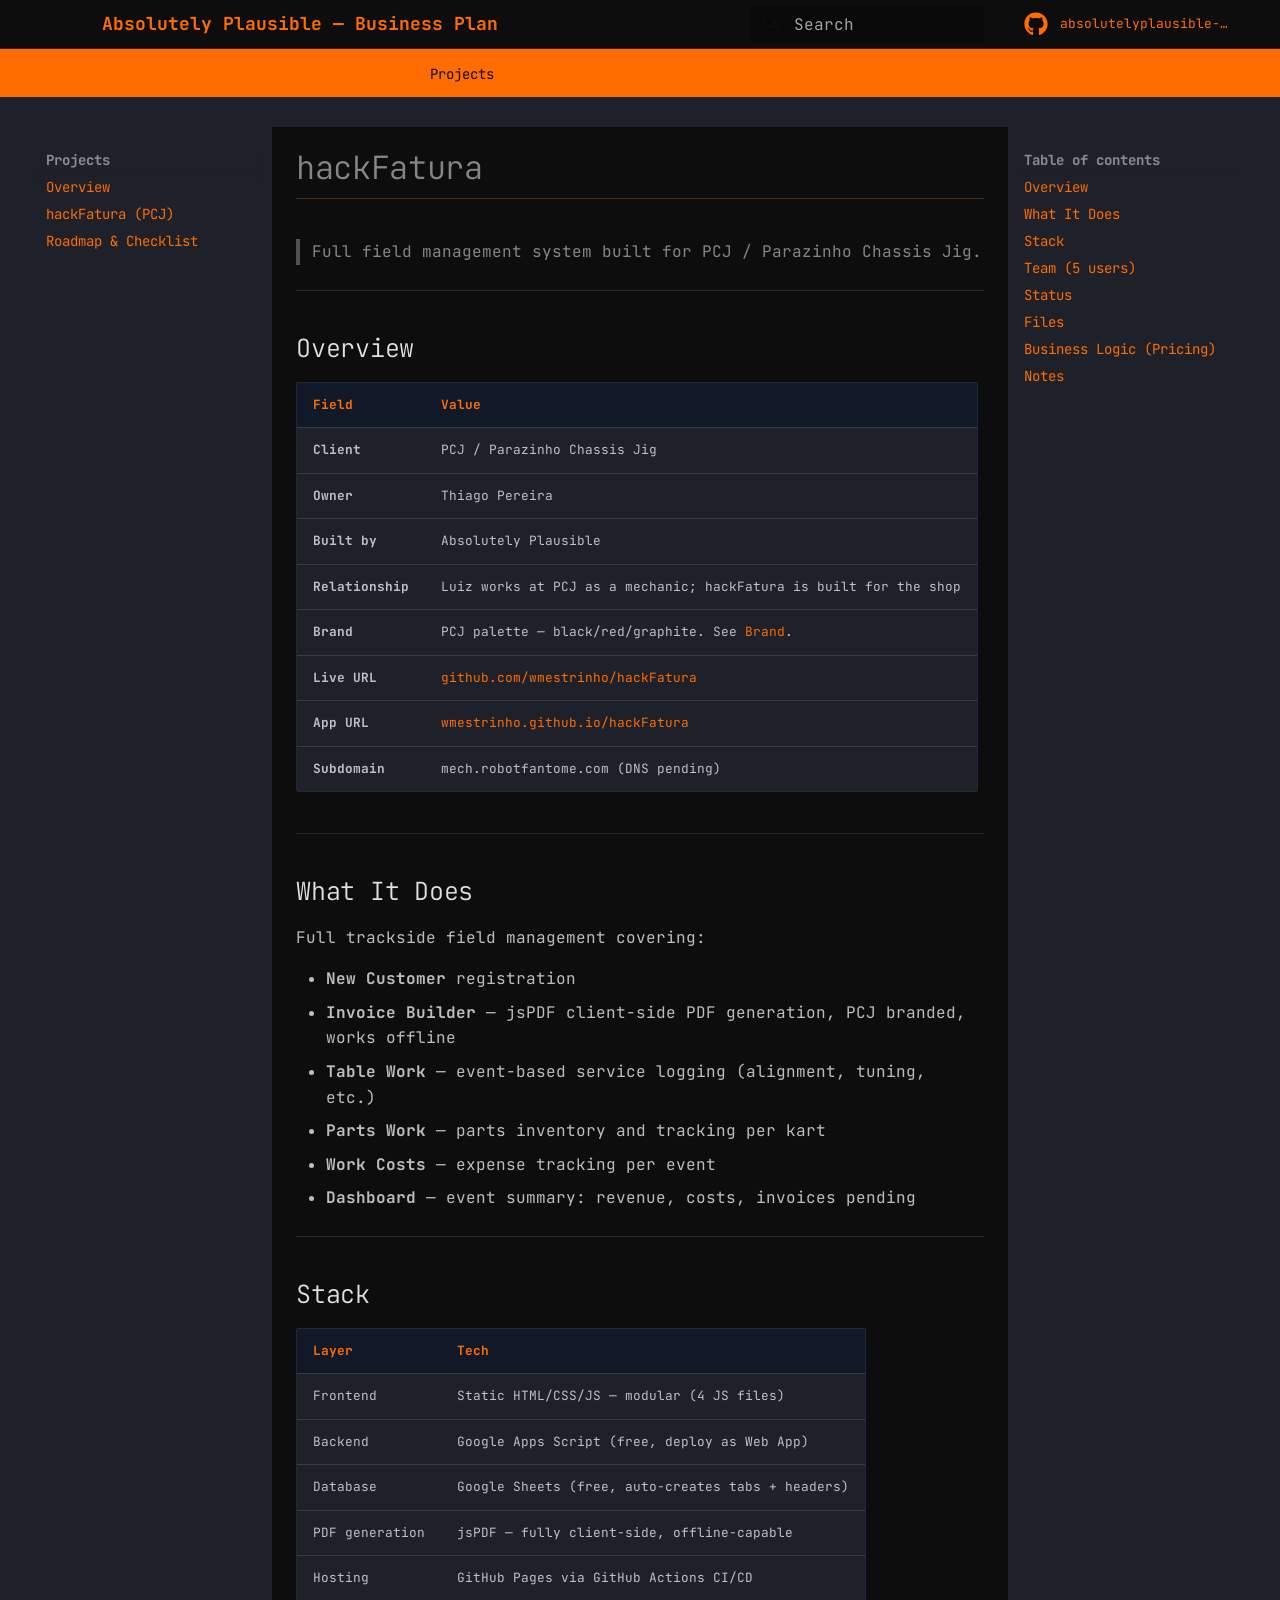
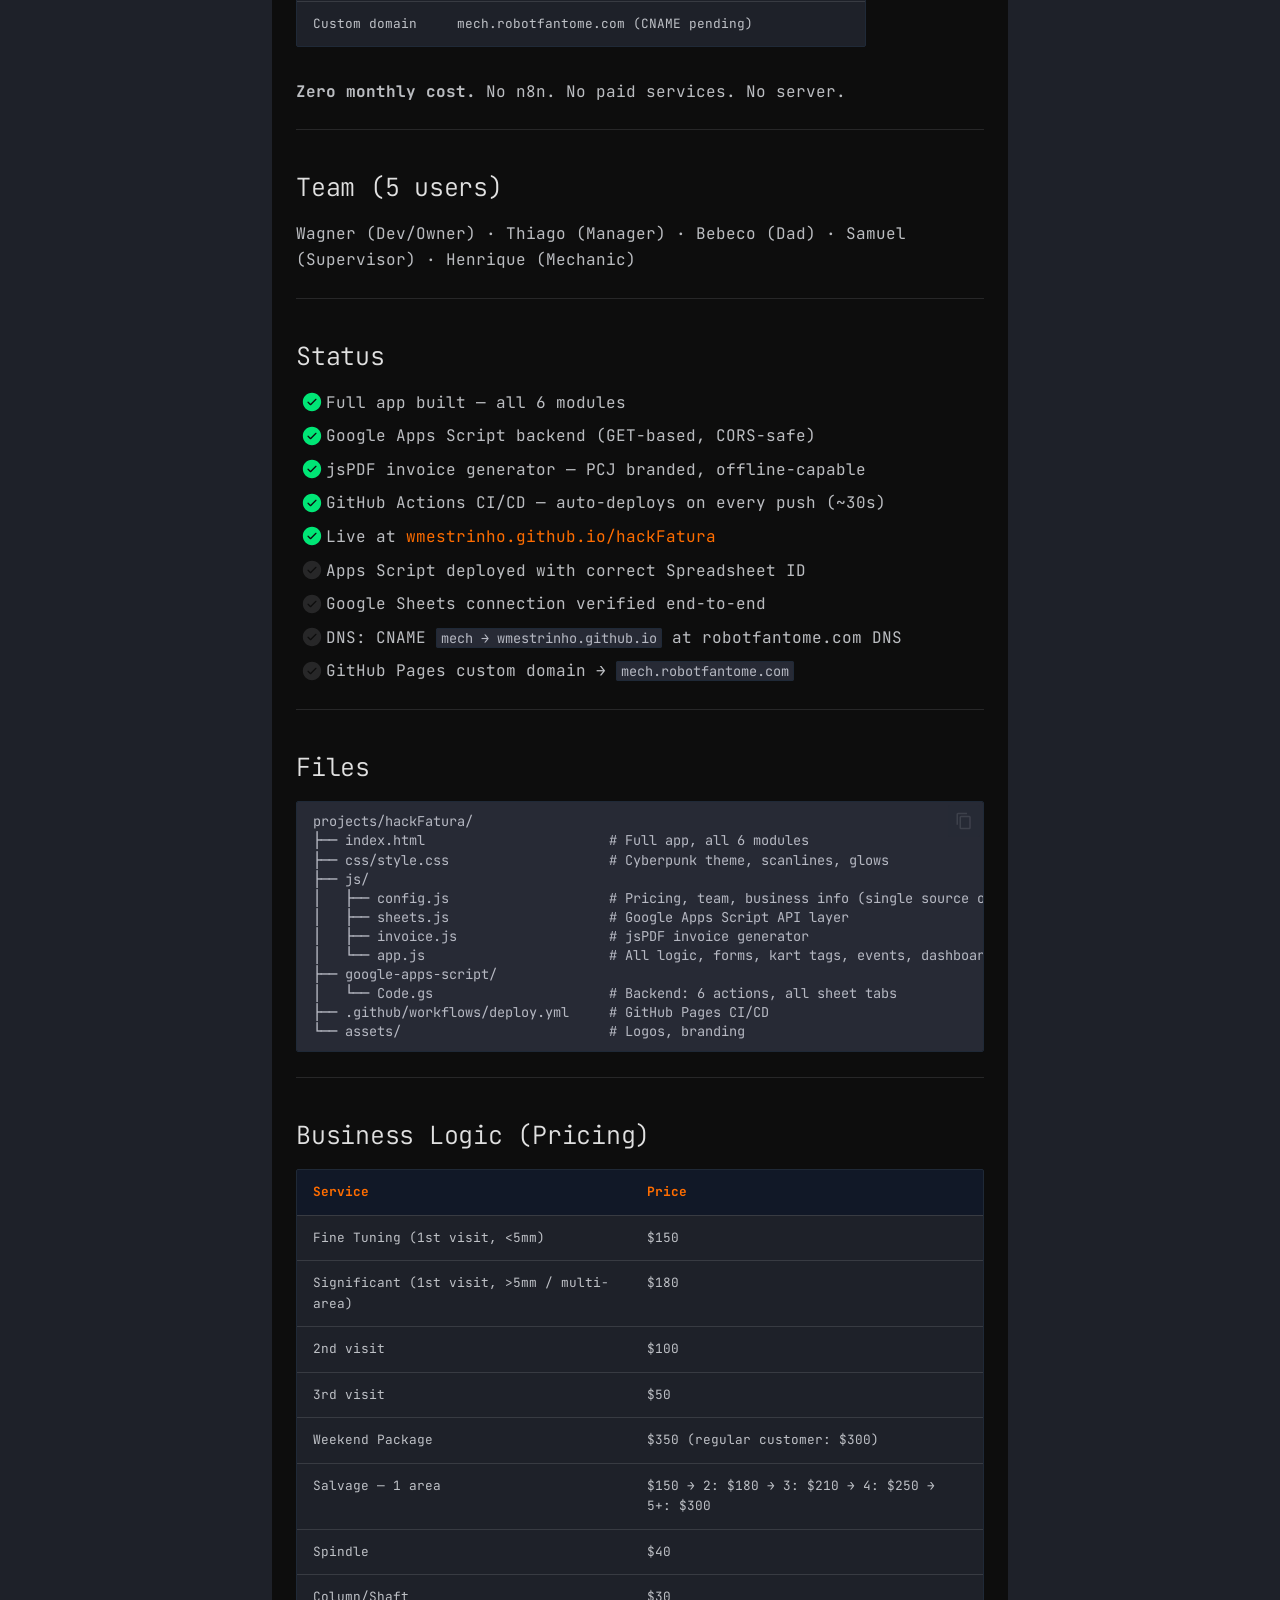
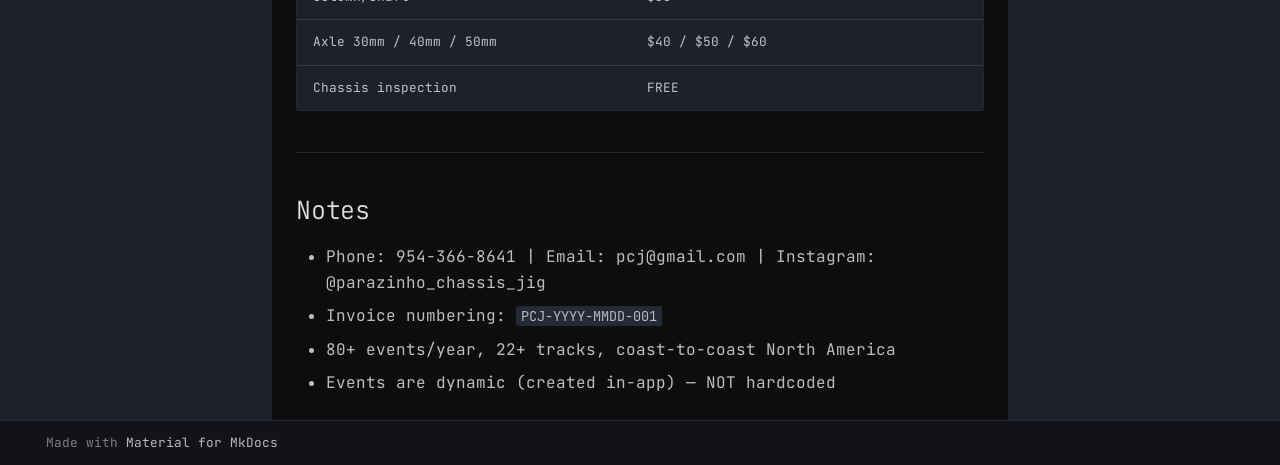
<file: projects/hackfatura/index.html>
<!doctype html>
<html lang="en" class="no-js">
  <head>
    
      <meta charset="utf-8">
      <meta name="viewport" content="width=device-width,initial-scale=1">
      
        <meta name="description" content="Living business plan, brand identity, and project roadmap for Robot Fantôme / Absolutely Plausible">
      
      
        <meta name="author" content="Luiz Wagner Mestrinho">
      
      
        <link rel="canonical" href="https://wmestrinho.github.io/absolutelyplausible-business-plan/projects/hackfatura/">
      
      
        <link rel="prev" href="../">
      
      
        <link rel="next" href="../roadmap/">
      
      
        
      
      
      <link rel="icon" href="../../assets/images/favicon.png">
      <meta name="generator" content="mkdocs-1.6.1, mkdocs-material-9.7.3">
    
    
      
        <title>hackFatura (PCJ) - Absolutely Plausible — Business Plan</title>
      
    
    
      <link rel="stylesheet" href="../../assets/stylesheets/main.484c7ddc.min.css">
      
        
        <link rel="stylesheet" href="../../assets/stylesheets/palette.ab4e12ef.min.css">
      
      


    
    
      
    
    
      
        
        
        <link rel="preconnect" href="https://fonts.gstatic.com" crossorigin>
        <link rel="stylesheet" href="https://fonts.googleapis.com/css?family=JetBrains+Mono:300,300i,400,400i,700,700i%7CJetBrains+Mono:400,400i,700,700i&display=fallback">
        <style>:root{--md-text-font:"JetBrains Mono";--md-code-font:"JetBrains Mono"}</style>
      
    
    
      <link rel="stylesheet" href="../../stylesheets/extra.css">
    
    <script>__md_scope=new URL("../..",location),__md_hash=e=>[...e].reduce(((e,_)=>(e<<5)-e+_.charCodeAt(0)),0),__md_get=(e,_=localStorage,t=__md_scope)=>JSON.parse(_.getItem(t.pathname+"."+e)),__md_set=(e,_,t=localStorage,a=__md_scope)=>{try{t.setItem(a.pathname+"."+e,JSON.stringify(_))}catch(e){}}</script>
    
      

    
    
  </head>
  
  
    
    
    
    
    
    <body dir="ltr" data-md-color-scheme="slate" data-md-color-primary="custom" data-md-color-accent="custom">
  
    
    <input class="md-toggle" data-md-toggle="drawer" type="checkbox" id="__drawer" autocomplete="off">
    <input class="md-toggle" data-md-toggle="search" type="checkbox" id="__search" autocomplete="off">
    <label class="md-overlay" for="__drawer"></label>
    <div data-md-component="skip">
      
        
        <a href="#hackfatura" class="md-skip">
          Skip to content
        </a>
      
    </div>
    <div data-md-component="announce">
      
    </div>
    
    
      

<header class="md-header" data-md-component="header">
  <nav class="md-header__inner md-grid" aria-label="Header">
    <a href="../.." title="Absolutely Plausible — Business Plan" class="md-header__button md-logo" aria-label="Absolutely Plausible — Business Plan" data-md-component="logo">
      
  
  <svg xmlns="http://www.w3.org/2000/svg" viewBox="0 0 24 24"><path d="M12 8a3 3 0 0 0 3-3 3 3 0 0 0-3-3 3 3 0 0 0-3 3 3 3 0 0 0 3 3m0 3.54C9.64 9.35 6.5 8 3 8v11c3.5 0 6.64 1.35 9 3.54 2.36-2.19 5.5-3.54 9-3.54V8c-3.5 0-6.64 1.35-9 3.54"/></svg>

    </a>
    <label class="md-header__button md-icon" for="__drawer">
      
      <svg xmlns="http://www.w3.org/2000/svg" viewBox="0 0 24 24"><path d="M3 6h18v2H3zm0 5h18v2H3zm0 5h18v2H3z"/></svg>
    </label>
    <div class="md-header__title" data-md-component="header-title">
      <div class="md-header__ellipsis">
        <div class="md-header__topic">
          <span class="md-ellipsis">
            Absolutely Plausible — Business Plan
          </span>
        </div>
        <div class="md-header__topic" data-md-component="header-topic">
          <span class="md-ellipsis">
            
              hackFatura (PCJ)
            
          </span>
        </div>
      </div>
    </div>
    
      
    
    
    
    
      
      
        <label class="md-header__button md-icon" for="__search">
          
          <svg xmlns="http://www.w3.org/2000/svg" viewBox="0 0 24 24"><path d="M9.5 3A6.5 6.5 0 0 1 16 9.5c0 1.61-.59 3.09-1.56 4.23l.27.27h.79l5 5-1.5 1.5-5-5v-.79l-.27-.27A6.52 6.52 0 0 1 9.5 16 6.5 6.5 0 0 1 3 9.5 6.5 6.5 0 0 1 9.5 3m0 2C7 5 5 7 5 9.5S7 14 9.5 14 14 12 14 9.5 12 5 9.5 5"/></svg>
        </label>
        <div class="md-search" data-md-component="search" role="dialog">
  <label class="md-search__overlay" for="__search"></label>
  <div class="md-search__inner" role="search">
    <form class="md-search__form" name="search">
      <input type="text" class="md-search__input" name="query" aria-label="Search" placeholder="Search" autocapitalize="off" autocorrect="off" autocomplete="off" spellcheck="false" data-md-component="search-query" required>
      <label class="md-search__icon md-icon" for="__search">
        
        <svg xmlns="http://www.w3.org/2000/svg" viewBox="0 0 24 24"><path d="M9.5 3A6.5 6.5 0 0 1 16 9.5c0 1.61-.59 3.09-1.56 4.23l.27.27h.79l5 5-1.5 1.5-5-5v-.79l-.27-.27A6.52 6.52 0 0 1 9.5 16 6.5 6.5 0 0 1 3 9.5 6.5 6.5 0 0 1 9.5 3m0 2C7 5 5 7 5 9.5S7 14 9.5 14 14 12 14 9.5 12 5 9.5 5"/></svg>
        
        <svg xmlns="http://www.w3.org/2000/svg" viewBox="0 0 24 24"><path d="M20 11v2H8l5.5 5.5-1.42 1.42L4.16 12l7.92-7.92L13.5 5.5 8 11z"/></svg>
      </label>
      <nav class="md-search__options" aria-label="Search">
        
        <button type="reset" class="md-search__icon md-icon" title="Clear" aria-label="Clear" tabindex="-1">
          
          <svg xmlns="http://www.w3.org/2000/svg" viewBox="0 0 24 24"><path d="M19 6.41 17.59 5 12 10.59 6.41 5 5 6.41 10.59 12 5 17.59 6.41 19 12 13.41 17.59 19 19 17.59 13.41 12z"/></svg>
        </button>
      </nav>
      
        <div class="md-search__suggest" data-md-component="search-suggest"></div>
      
    </form>
    <div class="md-search__output">
      <div class="md-search__scrollwrap" tabindex="0" data-md-scrollfix>
        <div class="md-search-result" data-md-component="search-result">
          <div class="md-search-result__meta">
            Initializing search
          </div>
          <ol class="md-search-result__list" role="presentation"></ol>
        </div>
      </div>
    </div>
  </div>
</div>
      
    
    
      <div class="md-header__source">
        <a href="https://github.com/wmestrinho/absolutelyplausible-business-plan" title="Go to repository" class="md-source" data-md-component="source">
  <div class="md-source__icon md-icon">
    
    <svg xmlns="http://www.w3.org/2000/svg" viewBox="0 0 512 512"><!--! Font Awesome Free 7.1.0 by @fontawesome - https://fontawesome.com License - https://fontawesome.com/license/free (Icons: CC BY 4.0, Fonts: SIL OFL 1.1, Code: MIT License) Copyright 2025 Fonticons, Inc.--><path d="M173.9 397.4c0 2-2.3 3.6-5.2 3.6-3.3.3-5.6-1.3-5.6-3.6 0-2 2.3-3.6 5.2-3.6 3-.3 5.6 1.3 5.6 3.6m-31.1-4.5c-.7 2 1.3 4.3 4.3 4.9 2.6 1 5.6 0 6.2-2s-1.3-4.3-4.3-5.2c-2.6-.7-5.5.3-6.2 2.3m44.2-1.7c-2.9.7-4.9 2.6-4.6 4.9.3 2 2.9 3.3 5.9 2.6 2.9-.7 4.9-2.6 4.6-4.6-.3-1.9-3-3.2-5.9-2.9M252.8 8C114.1 8 8 113.3 8 252c0 110.9 69.8 205.8 169.5 239.2 12.8 2.3 17.3-5.6 17.3-12.1 0-6.2-.3-40.4-.3-61.4 0 0-70 15-84.7-29.8 0 0-11.4-29.1-27.8-36.6 0 0-22.9-15.7 1.6-15.4 0 0 24.9 2 38.6 25.8 21.9 38.6 58.6 27.5 72.9 20.9 2.3-16 8.8-27.1 16-33.7-55.9-6.2-112.3-14.3-112.3-110.5 0-27.5 7.6-41.3 23.6-58.9-2.6-6.5-11.1-33.3 2.6-67.9 20.9-6.5 69 27 69 27 20-5.6 41.5-8.5 62.8-8.5s42.8 2.9 62.8 8.5c0 0 48.1-33.6 69-27 13.7 34.7 5.2 61.4 2.6 67.9 16 17.7 25.8 31.5 25.8 58.9 0 96.5-58.9 104.2-114.8 110.5 9.2 7.9 17 22.9 17 46.4 0 33.7-.3 75.4-.3 83.6 0 6.5 4.6 14.4 17.3 12.1C436.2 457.8 504 362.9 504 252 504 113.3 391.5 8 252.8 8M105.2 352.9c-1.3 1-1 3.3.7 5.2 1.6 1.6 3.9 2.3 5.2 1 1.3-1 1-3.3-.7-5.2-1.6-1.6-3.9-2.3-5.2-1m-10.8-8.1c-.7 1.3.3 2.9 2.3 3.9 1.6 1 3.6.7 4.3-.7.7-1.3-.3-2.9-2.3-3.9-2-.6-3.6-.3-4.3.7m32.4 35.6c-1.6 1.3-1 4.3 1.3 6.2 2.3 2.3 5.2 2.6 6.5 1 1.3-1.3.7-4.3-1.3-6.2-2.2-2.3-5.2-2.6-6.5-1m-11.4-14.7c-1.6 1-1.6 3.6 0 5.9s4.3 3.3 5.6 2.3c1.6-1.3 1.6-3.9 0-6.2-1.4-2.3-4-3.3-5.6-2"/></svg>
  </div>
  <div class="md-source__repository">
    absolutelyplausible-business-plan
  </div>
</a>
      </div>
    
  </nav>
  
</header>
    
    <div class="md-container" data-md-component="container">
      
      
        
          
            
<nav class="md-tabs" aria-label="Tabs" data-md-component="tabs">
  <div class="md-grid">
    <ul class="md-tabs__list">
      
        
  
  
  
  
    <li class="md-tabs__item">
      <a href="../.." class="md-tabs__link">
        
  
  
    
  
  Home

      </a>
    </li>
  

      
        
  
  
  
  
    <li class="md-tabs__item">
      <a href="../../identity/" class="md-tabs__link">
        
  
  
    
  
  Identity

      </a>
    </li>
  

      
        
  
  
  
  
    <li class="md-tabs__item">
      <a href="../../brand/" class="md-tabs__link">
        
  
  
    
  
  Brand

      </a>
    </li>
  

      
        
  
  
  
  
    <li class="md-tabs__item">
      <a href="../../strategy/" class="md-tabs__link">
        
  
  
    
  
  Strategy

      </a>
    </li>
  

      
        
  
  
  
  
    <li class="md-tabs__item">
      <a href="../../timeline/" class="md-tabs__link">
        
  
  
    
  
  Timeline

      </a>
    </li>
  

      
        
  
  
  
    
  
  
    
    
      <li class="md-tabs__item md-tabs__item--active">
        <a href="../" class="md-tabs__link">
          
  
  
  Projects

        </a>
      </li>
    
  

      
        
  
  
  
  
    
    
      <li class="md-tabs__item">
        <a href="../../clients/pcj/" class="md-tabs__link">
          
  
  
  Clients

        </a>
      </li>
    
  

      
    </ul>
  </div>
</nav>
          
        
      
      <main class="md-main" data-md-component="main">
        <div class="md-main__inner md-grid">
          
            
              
              <div class="md-sidebar md-sidebar--primary" data-md-component="sidebar" data-md-type="navigation" >
                <div class="md-sidebar__scrollwrap">
                  <div class="md-sidebar__inner">
                    


  


<nav class="md-nav md-nav--primary md-nav--lifted" aria-label="Navigation" data-md-level="0">
  <label class="md-nav__title" for="__drawer">
    <a href="../.." title="Absolutely Plausible — Business Plan" class="md-nav__button md-logo" aria-label="Absolutely Plausible — Business Plan" data-md-component="logo">
      
  
  <svg xmlns="http://www.w3.org/2000/svg" viewBox="0 0 24 24"><path d="M12 8a3 3 0 0 0 3-3 3 3 0 0 0-3-3 3 3 0 0 0-3 3 3 3 0 0 0 3 3m0 3.54C9.64 9.35 6.5 8 3 8v11c3.5 0 6.64 1.35 9 3.54 2.36-2.19 5.5-3.54 9-3.54V8c-3.5 0-6.64 1.35-9 3.54"/></svg>

    </a>
    Absolutely Plausible — Business Plan
  </label>
  
    <div class="md-nav__source">
      <a href="https://github.com/wmestrinho/absolutelyplausible-business-plan" title="Go to repository" class="md-source" data-md-component="source">
  <div class="md-source__icon md-icon">
    
    <svg xmlns="http://www.w3.org/2000/svg" viewBox="0 0 512 512"><!--! Font Awesome Free 7.1.0 by @fontawesome - https://fontawesome.com License - https://fontawesome.com/license/free (Icons: CC BY 4.0, Fonts: SIL OFL 1.1, Code: MIT License) Copyright 2025 Fonticons, Inc.--><path d="M173.9 397.4c0 2-2.3 3.6-5.2 3.6-3.3.3-5.6-1.3-5.6-3.6 0-2 2.3-3.6 5.2-3.6 3-.3 5.6 1.3 5.6 3.6m-31.1-4.5c-.7 2 1.3 4.3 4.3 4.9 2.6 1 5.6 0 6.2-2s-1.3-4.3-4.3-5.2c-2.6-.7-5.5.3-6.2 2.3m44.2-1.7c-2.9.7-4.9 2.6-4.6 4.9.3 2 2.9 3.3 5.9 2.6 2.9-.7 4.9-2.6 4.6-4.6-.3-1.9-3-3.2-5.9-2.9M252.8 8C114.1 8 8 113.3 8 252c0 110.9 69.8 205.8 169.5 239.2 12.8 2.3 17.3-5.6 17.3-12.1 0-6.2-.3-40.4-.3-61.4 0 0-70 15-84.7-29.8 0 0-11.4-29.1-27.8-36.6 0 0-22.9-15.7 1.6-15.4 0 0 24.9 2 38.6 25.8 21.9 38.6 58.6 27.5 72.9 20.9 2.3-16 8.8-27.1 16-33.7-55.9-6.2-112.3-14.3-112.3-110.5 0-27.5 7.6-41.3 23.6-58.9-2.6-6.5-11.1-33.3 2.6-67.9 20.9-6.5 69 27 69 27 20-5.6 41.5-8.5 62.8-8.5s42.8 2.9 62.8 8.5c0 0 48.1-33.6 69-27 13.7 34.7 5.2 61.4 2.6 67.9 16 17.7 25.8 31.5 25.8 58.9 0 96.5-58.9 104.2-114.8 110.5 9.2 7.9 17 22.9 17 46.4 0 33.7-.3 75.4-.3 83.6 0 6.5 4.6 14.4 17.3 12.1C436.2 457.8 504 362.9 504 252 504 113.3 391.5 8 252.8 8M105.2 352.9c-1.3 1-1 3.3.7 5.2 1.6 1.6 3.9 2.3 5.2 1 1.3-1 1-3.3-.7-5.2-1.6-1.6-3.9-2.3-5.2-1m-10.8-8.1c-.7 1.3.3 2.9 2.3 3.9 1.6 1 3.6.7 4.3-.7.7-1.3-.3-2.9-2.3-3.9-2-.6-3.6-.3-4.3.7m32.4 35.6c-1.6 1.3-1 4.3 1.3 6.2 2.3 2.3 5.2 2.6 6.5 1 1.3-1.3.7-4.3-1.3-6.2-2.2-2.3-5.2-2.6-6.5-1m-11.4-14.7c-1.6 1-1.6 3.6 0 5.9s4.3 3.3 5.6 2.3c1.6-1.3 1.6-3.9 0-6.2-1.4-2.3-4-3.3-5.6-2"/></svg>
  </div>
  <div class="md-source__repository">
    absolutelyplausible-business-plan
  </div>
</a>
    </div>
  
  <ul class="md-nav__list" data-md-scrollfix>
    
      
      
  
  
  
  
    <li class="md-nav__item">
      <a href="../.." class="md-nav__link">
        
  
  
  <span class="md-ellipsis">
    
  
    Home
  

    
  </span>
  
  

      </a>
    </li>
  

    
      
      
  
  
  
  
    <li class="md-nav__item">
      <a href="../../identity/" class="md-nav__link">
        
  
  
  <span class="md-ellipsis">
    
  
    Identity
  

    
  </span>
  
  

      </a>
    </li>
  

    
      
      
  
  
  
  
    <li class="md-nav__item">
      <a href="../../brand/" class="md-nav__link">
        
  
  
  <span class="md-ellipsis">
    
  
    Brand
  

    
  </span>
  
  

      </a>
    </li>
  

    
      
      
  
  
  
  
    <li class="md-nav__item">
      <a href="../../strategy/" class="md-nav__link">
        
  
  
  <span class="md-ellipsis">
    
  
    Strategy
  

    
  </span>
  
  

      </a>
    </li>
  

    
      
      
  
  
  
  
    <li class="md-nav__item">
      <a href="../../timeline/" class="md-nav__link">
        
  
  
  <span class="md-ellipsis">
    
  
    Timeline
  

    
  </span>
  
  

      </a>
    </li>
  

    
      
      
  
  
    
  
  
  
    
    
    
    
      
        
        
      
      
    
    
    <li class="md-nav__item md-nav__item--active md-nav__item--section md-nav__item--nested">
      
        
        
        <input class="md-nav__toggle md-toggle " type="checkbox" id="__nav_6" checked>
        
          
          <label class="md-nav__link" for="__nav_6" id="__nav_6_label" tabindex="">
            
  
  
  <span class="md-ellipsis">
    
  
    Projects
  

    
  </span>
  
  

            <span class="md-nav__icon md-icon"></span>
          </label>
        
        <nav class="md-nav" data-md-level="1" aria-labelledby="__nav_6_label" aria-expanded="true">
          <label class="md-nav__title" for="__nav_6">
            <span class="md-nav__icon md-icon"></span>
            
  
    Projects
  

          </label>
          <ul class="md-nav__list" data-md-scrollfix>
            
              
                
  
  
  
  
    <li class="md-nav__item">
      <a href="../" class="md-nav__link">
        
  
  
  <span class="md-ellipsis">
    
  
    Overview
  

    
  </span>
  
  

      </a>
    </li>
  

              
            
              
                
  
  
    
  
  
  
    <li class="md-nav__item md-nav__item--active">
      
      <input class="md-nav__toggle md-toggle" type="checkbox" id="__toc">
      
      
        
      
      
        <label class="md-nav__link md-nav__link--active" for="__toc">
          
  
  
  <span class="md-ellipsis">
    
  
    hackFatura (PCJ)
  

    
  </span>
  
  

          <span class="md-nav__icon md-icon"></span>
        </label>
      
      <a href="./" class="md-nav__link md-nav__link--active">
        
  
  
  <span class="md-ellipsis">
    
  
    hackFatura (PCJ)
  

    
  </span>
  
  

      </a>
      
        

<nav class="md-nav md-nav--secondary" aria-label="Table of contents">
  
  
  
    
  
  
    <label class="md-nav__title" for="__toc">
      <span class="md-nav__icon md-icon"></span>
      Table of contents
    </label>
    <ul class="md-nav__list" data-md-component="toc" data-md-scrollfix>
      
        <li class="md-nav__item">
  <a href="#overview" class="md-nav__link">
    <span class="md-ellipsis">
      
        Overview
      
    </span>
  </a>
  
</li>
      
        <li class="md-nav__item">
  <a href="#what-it-does" class="md-nav__link">
    <span class="md-ellipsis">
      
        What It Does
      
    </span>
  </a>
  
</li>
      
        <li class="md-nav__item">
  <a href="#stack" class="md-nav__link">
    <span class="md-ellipsis">
      
        Stack
      
    </span>
  </a>
  
</li>
      
        <li class="md-nav__item">
  <a href="#team-5-users" class="md-nav__link">
    <span class="md-ellipsis">
      
        Team (5 users)
      
    </span>
  </a>
  
</li>
      
        <li class="md-nav__item">
  <a href="#status" class="md-nav__link">
    <span class="md-ellipsis">
      
        Status
      
    </span>
  </a>
  
</li>
      
        <li class="md-nav__item">
  <a href="#files" class="md-nav__link">
    <span class="md-ellipsis">
      
        Files
      
    </span>
  </a>
  
</li>
      
        <li class="md-nav__item">
  <a href="#business-logic-pricing" class="md-nav__link">
    <span class="md-ellipsis">
      
        Business Logic (Pricing)
      
    </span>
  </a>
  
</li>
      
        <li class="md-nav__item">
  <a href="#notes" class="md-nav__link">
    <span class="md-ellipsis">
      
        Notes
      
    </span>
  </a>
  
</li>
      
    </ul>
  
</nav>
      
    </li>
  

              
            
              
                
  
  
  
  
    <li class="md-nav__item">
      <a href="../roadmap/" class="md-nav__link">
        
  
  
  <span class="md-ellipsis">
    
  
    Roadmap & Checklist
  

    
  </span>
  
  

      </a>
    </li>
  

              
            
          </ul>
        </nav>
      
    </li>
  

    
      
      
  
  
  
  
    
    
    
    
      
      
    
    
    <li class="md-nav__item md-nav__item--nested">
      
        
        
          
        
        <input class="md-nav__toggle md-toggle md-toggle--indeterminate" type="checkbox" id="__nav_7" >
        
          
          <label class="md-nav__link" for="__nav_7" id="__nav_7_label" tabindex="0">
            
  
  
  <span class="md-ellipsis">
    
  
    Clients
  

    
  </span>
  
  

            <span class="md-nav__icon md-icon"></span>
          </label>
        
        <nav class="md-nav" data-md-level="1" aria-labelledby="__nav_7_label" aria-expanded="false">
          <label class="md-nav__title" for="__nav_7">
            <span class="md-nav__icon md-icon"></span>
            
  
    Clients
  

          </label>
          <ul class="md-nav__list" data-md-scrollfix>
            
              
                
  
  
  
  
    <li class="md-nav__item">
      <a href="../../clients/pcj/" class="md-nav__link">
        
  
  
  <span class="md-ellipsis">
    
  
    PCJ / Parazinho Chassis Jig
  

    
  </span>
  
  

      </a>
    </li>
  

              
            
          </ul>
        </nav>
      
    </li>
  

    
  </ul>
</nav>
                  </div>
                </div>
              </div>
            
            
              
              <div class="md-sidebar md-sidebar--secondary" data-md-component="sidebar" data-md-type="toc" >
                <div class="md-sidebar__scrollwrap">
                  <div class="md-sidebar__inner">
                    

<nav class="md-nav md-nav--secondary" aria-label="Table of contents">
  
  
  
    
  
  
    <label class="md-nav__title" for="__toc">
      <span class="md-nav__icon md-icon"></span>
      Table of contents
    </label>
    <ul class="md-nav__list" data-md-component="toc" data-md-scrollfix>
      
        <li class="md-nav__item">
  <a href="#overview" class="md-nav__link">
    <span class="md-ellipsis">
      
        Overview
      
    </span>
  </a>
  
</li>
      
        <li class="md-nav__item">
  <a href="#what-it-does" class="md-nav__link">
    <span class="md-ellipsis">
      
        What It Does
      
    </span>
  </a>
  
</li>
      
        <li class="md-nav__item">
  <a href="#stack" class="md-nav__link">
    <span class="md-ellipsis">
      
        Stack
      
    </span>
  </a>
  
</li>
      
        <li class="md-nav__item">
  <a href="#team-5-users" class="md-nav__link">
    <span class="md-ellipsis">
      
        Team (5 users)
      
    </span>
  </a>
  
</li>
      
        <li class="md-nav__item">
  <a href="#status" class="md-nav__link">
    <span class="md-ellipsis">
      
        Status
      
    </span>
  </a>
  
</li>
      
        <li class="md-nav__item">
  <a href="#files" class="md-nav__link">
    <span class="md-ellipsis">
      
        Files
      
    </span>
  </a>
  
</li>
      
        <li class="md-nav__item">
  <a href="#business-logic-pricing" class="md-nav__link">
    <span class="md-ellipsis">
      
        Business Logic (Pricing)
      
    </span>
  </a>
  
</li>
      
        <li class="md-nav__item">
  <a href="#notes" class="md-nav__link">
    <span class="md-ellipsis">
      
        Notes
      
    </span>
  </a>
  
</li>
      
    </ul>
  
</nav>
                  </div>
                </div>
              </div>
            
          
          
            <div class="md-content" data-md-component="content">
              
              <article class="md-content__inner md-typeset">
                
                  


  
  


<h1 id="hackfatura">hackFatura<a class="headerlink" href="#hackfatura" title="Permanent link">&para;</a></h1>
<blockquote>
<p>Full field management system built for PCJ / Parazinho Chassis Jig.</p>
</blockquote>
<hr />
<h2 id="overview">Overview<a class="headerlink" href="#overview" title="Permanent link">&para;</a></h2>
<table>
<thead>
<tr>
<th>Field</th>
<th>Value</th>
</tr>
</thead>
<tbody>
<tr>
<td><strong>Client</strong></td>
<td>PCJ / Parazinho Chassis Jig</td>
</tr>
<tr>
<td><strong>Owner</strong></td>
<td>Thiago Pereira</td>
</tr>
<tr>
<td><strong>Built by</strong></td>
<td>Absolutely Plausible</td>
</tr>
<tr>
<td><strong>Relationship</strong></td>
<td>Luiz works at PCJ as a mechanic; hackFatura is built for the shop</td>
</tr>
<tr>
<td><strong>Brand</strong></td>
<td>PCJ palette — black/red/graphite. See <a href="../../brand/">Brand</a>.</td>
</tr>
<tr>
<td><strong>Live URL</strong></td>
<td><a href="https://github.com/wmestrinho/hackFatura">github.com/wmestrinho/hackFatura</a></td>
</tr>
<tr>
<td><strong>App URL</strong></td>
<td><a href="https://wmestrinho.github.io/hackFatura/">wmestrinho.github.io/hackFatura</a></td>
</tr>
<tr>
<td><strong>Subdomain</strong></td>
<td>mech.robotfantome.com (DNS pending)</td>
</tr>
</tbody>
</table>
<hr />
<h2 id="what-it-does">What It Does<a class="headerlink" href="#what-it-does" title="Permanent link">&para;</a></h2>
<p>Full trackside field management covering:</p>
<ul>
<li><strong>New Customer</strong> registration</li>
<li><strong>Invoice Builder</strong> — jsPDF client-side PDF generation, PCJ branded, works offline</li>
<li><strong>Table Work</strong> — event-based service logging (alignment, tuning, etc.)</li>
<li><strong>Parts Work</strong> — parts inventory and tracking per kart</li>
<li><strong>Work Costs</strong> — expense tracking per event</li>
<li><strong>Dashboard</strong> — event summary: revenue, costs, invoices pending</li>
</ul>
<hr />
<h2 id="stack">Stack<a class="headerlink" href="#stack" title="Permanent link">&para;</a></h2>
<table>
<thead>
<tr>
<th>Layer</th>
<th>Tech</th>
</tr>
</thead>
<tbody>
<tr>
<td>Frontend</td>
<td>Static HTML/CSS/JS — modular (4 JS files)</td>
</tr>
<tr>
<td>Backend</td>
<td>Google Apps Script (free, deploy as Web App)</td>
</tr>
<tr>
<td>Database</td>
<td>Google Sheets (free, auto-creates tabs + headers)</td>
</tr>
<tr>
<td>PDF generation</td>
<td>jsPDF — fully client-side, offline-capable</td>
</tr>
<tr>
<td>Hosting</td>
<td>GitHub Pages via GitHub Actions CI/CD</td>
</tr>
<tr>
<td>Custom domain</td>
<td>mech.robotfantome.com (CNAME pending)</td>
</tr>
</tbody>
</table>
<p><strong>Zero monthly cost.</strong> No n8n. No paid services. No server.</p>
<hr />
<h2 id="team-5-users">Team (5 users)<a class="headerlink" href="#team-5-users" title="Permanent link">&para;</a></h2>
<p>Wagner (Dev/Owner) · Thiago (Manager) · Bebeco (Dad) · Samuel (Supervisor) · Henrique (Mechanic)</p>
<hr />
<h2 id="status">Status<a class="headerlink" href="#status" title="Permanent link">&para;</a></h2>
<ul class="task-list">
<li class="task-list-item"><label class="task-list-control"><input type="checkbox" disabled checked/><span class="task-list-indicator"></span></label> Full app built — all 6 modules</li>
<li class="task-list-item"><label class="task-list-control"><input type="checkbox" disabled checked/><span class="task-list-indicator"></span></label> Google Apps Script backend (GET-based, CORS-safe)</li>
<li class="task-list-item"><label class="task-list-control"><input type="checkbox" disabled checked/><span class="task-list-indicator"></span></label> jsPDF invoice generator — PCJ branded, offline-capable</li>
<li class="task-list-item"><label class="task-list-control"><input type="checkbox" disabled checked/><span class="task-list-indicator"></span></label> GitHub Actions CI/CD — auto-deploys on every push (~30s)</li>
<li class="task-list-item"><label class="task-list-control"><input type="checkbox" disabled checked/><span class="task-list-indicator"></span></label> Live at <a href="https://wmestrinho.github.io/hackFatura/">wmestrinho.github.io/hackFatura</a></li>
<li class="task-list-item"><label class="task-list-control"><input type="checkbox" disabled/><span class="task-list-indicator"></span></label> Apps Script deployed with correct Spreadsheet ID</li>
<li class="task-list-item"><label class="task-list-control"><input type="checkbox" disabled/><span class="task-list-indicator"></span></label> Google Sheets connection verified end-to-end</li>
<li class="task-list-item"><label class="task-list-control"><input type="checkbox" disabled/><span class="task-list-indicator"></span></label> DNS: CNAME <code>mech → wmestrinho.github.io</code> at robotfantome.com DNS</li>
<li class="task-list-item"><label class="task-list-control"><input type="checkbox" disabled/><span class="task-list-indicator"></span></label> GitHub Pages custom domain → <code>mech.robotfantome.com</code></li>
</ul>
<hr />
<h2 id="files">Files<a class="headerlink" href="#files" title="Permanent link">&para;</a></h2>
<div class="highlight"><pre><span></span><code><a id="__codelineno-0-1" name="__codelineno-0-1" href="#__codelineno-0-1"></a>projects/hackFatura/
<a id="__codelineno-0-2" name="__codelineno-0-2" href="#__codelineno-0-2"></a>├── index.html                       # Full app, all 6 modules
<a id="__codelineno-0-3" name="__codelineno-0-3" href="#__codelineno-0-3"></a>├── css/style.css                    # Cyberpunk theme, scanlines, glows
<a id="__codelineno-0-4" name="__codelineno-0-4" href="#__codelineno-0-4"></a>├── js/
<a id="__codelineno-0-5" name="__codelineno-0-5" href="#__codelineno-0-5"></a>│   ├── config.js                    # Pricing, team, business info (single source of truth)
<a id="__codelineno-0-6" name="__codelineno-0-6" href="#__codelineno-0-6"></a>│   ├── sheets.js                    # Google Apps Script API layer
<a id="__codelineno-0-7" name="__codelineno-0-7" href="#__codelineno-0-7"></a>│   ├── invoice.js                   # jsPDF invoice generator
<a id="__codelineno-0-8" name="__codelineno-0-8" href="#__codelineno-0-8"></a>│   └── app.js                       # All logic, forms, kart tags, events, dashboard
<a id="__codelineno-0-9" name="__codelineno-0-9" href="#__codelineno-0-9"></a>├── google-apps-script/
<a id="__codelineno-0-10" name="__codelineno-0-10" href="#__codelineno-0-10"></a>│   └── Code.gs                      # Backend: 6 actions, all sheet tabs
<a id="__codelineno-0-11" name="__codelineno-0-11" href="#__codelineno-0-11"></a>├── .github/workflows/deploy.yml     # GitHub Pages CI/CD
<a id="__codelineno-0-12" name="__codelineno-0-12" href="#__codelineno-0-12"></a>└── assets/                          # Logos, branding
</code></pre></div>
<hr />
<h2 id="business-logic-pricing">Business Logic (Pricing)<a class="headerlink" href="#business-logic-pricing" title="Permanent link">&para;</a></h2>
<table>
<thead>
<tr>
<th>Service</th>
<th>Price</th>
</tr>
</thead>
<tbody>
<tr>
<td>Fine Tuning (1st visit, &lt;5mm)</td>
<td>$150</td>
</tr>
<tr>
<td>Significant (1st visit, &gt;5mm / multi-area)</td>
<td>$180</td>
</tr>
<tr>
<td>2nd visit</td>
<td>$100</td>
</tr>
<tr>
<td>3rd visit</td>
<td>$50</td>
</tr>
<tr>
<td>Weekend Package</td>
<td>$350 (regular customer: $300)</td>
</tr>
<tr>
<td>Salvage — 1 area</td>
<td>$150 → 2: $180 → 3: $210 → 4: $250 → 5+: $300</td>
</tr>
<tr>
<td>Spindle</td>
<td>$40</td>
</tr>
<tr>
<td>Column/Shaft</td>
<td>$30</td>
</tr>
<tr>
<td>Axle 30mm / 40mm / 50mm</td>
<td>$40 / $50 / $60</td>
</tr>
<tr>
<td>Chassis inspection</td>
<td>FREE</td>
</tr>
</tbody>
</table>
<hr />
<h2 id="notes">Notes<a class="headerlink" href="#notes" title="Permanent link">&para;</a></h2>
<ul>
<li>Phone: 954-366-8641 | Email: pcj@gmail.com | Instagram: @parazinho_chassis_jig</li>
<li>Invoice numbering: <code>PCJ-YYYY-MMDD-001</code></li>
<li>80+ events/year, 22+ tracks, coast-to-coast North America</li>
<li>Events are dynamic (created in-app) — NOT hardcoded</li>
</ul>












                
              </article>
            </div>
          
          
<script>var target=document.getElementById(location.hash.slice(1));target&&target.name&&(target.checked=target.name.startsWith("__tabbed_"))</script>
        </div>
        
          <button type="button" class="md-top md-icon" data-md-component="top" hidden>
  
  <svg xmlns="http://www.w3.org/2000/svg" viewBox="0 0 24 24"><path d="M13 20h-2V8l-5.5 5.5-1.42-1.42L12 4.16l7.92 7.92-1.42 1.42L13 8z"/></svg>
  Back to top
</button>
        
      </main>
      
        <footer class="md-footer">
  
  <div class="md-footer-meta md-typeset">
    <div class="md-footer-meta__inner md-grid">
      <div class="md-copyright">
  
  
    Made with
    <a href="https://squidfunk.github.io/mkdocs-material/" target="_blank" rel="noopener">
      Material for MkDocs
    </a>
  
</div>
      
    </div>
  </div>
</footer>
      
    </div>
    <div class="md-dialog" data-md-component="dialog">
      <div class="md-dialog__inner md-typeset"></div>
    </div>
    
    
    
      
      
      <script id="__config" type="application/json">{"annotate": null, "base": "../..", "features": ["navigation.tabs", "navigation.expand", "navigation.top", "search.highlight", "search.suggest", "content.code.copy", "content.code.annotate"], "search": "../../assets/javascripts/workers/search.2c215733.min.js", "tags": null, "translations": {"clipboard.copied": "Copied to clipboard", "clipboard.copy": "Copy to clipboard", "search.result.more.one": "1 more on this page", "search.result.more.other": "# more on this page", "search.result.none": "No matching documents", "search.result.one": "1 matching document", "search.result.other": "# matching documents", "search.result.placeholder": "Type to start searching", "search.result.term.missing": "Missing", "select.version": "Select version"}, "version": null}</script>
    
    
      <script src="../../assets/javascripts/bundle.79ae519e.min.js"></script>
      
    
  </body>
</html>
</file>
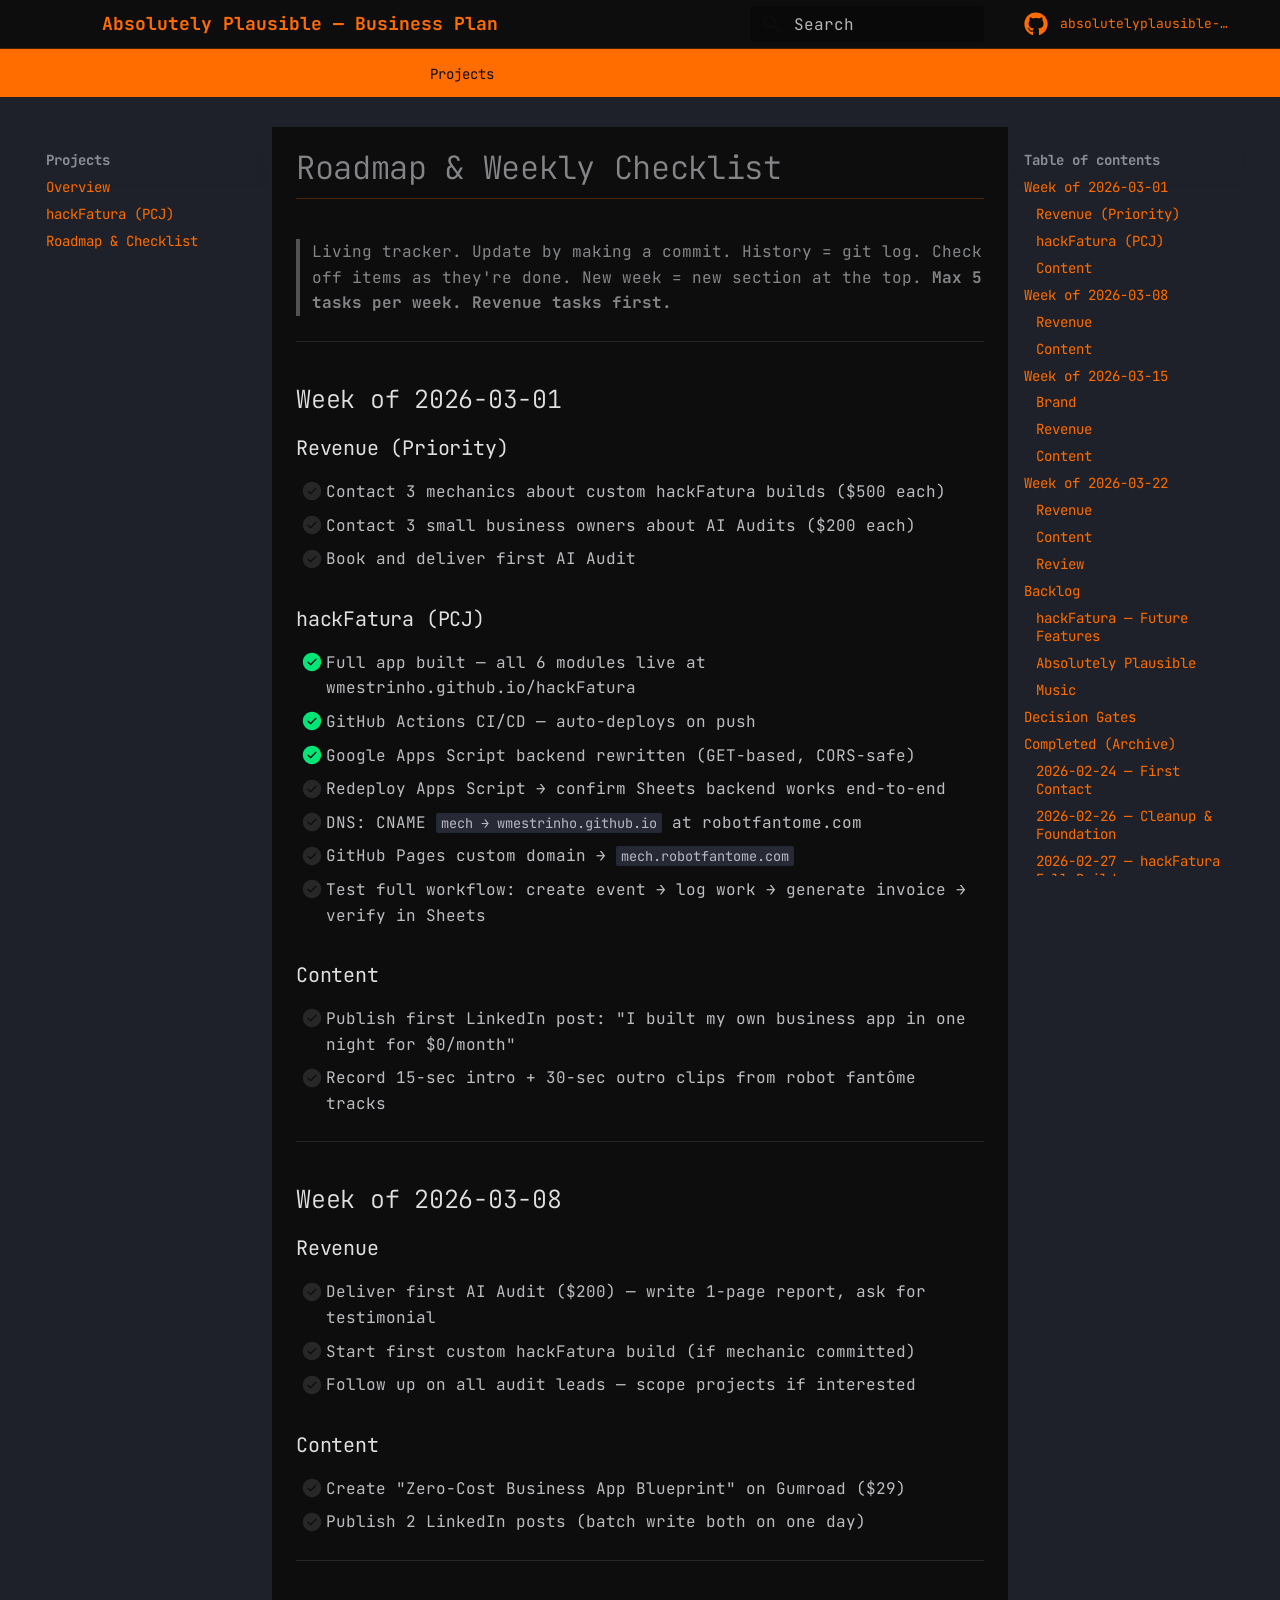
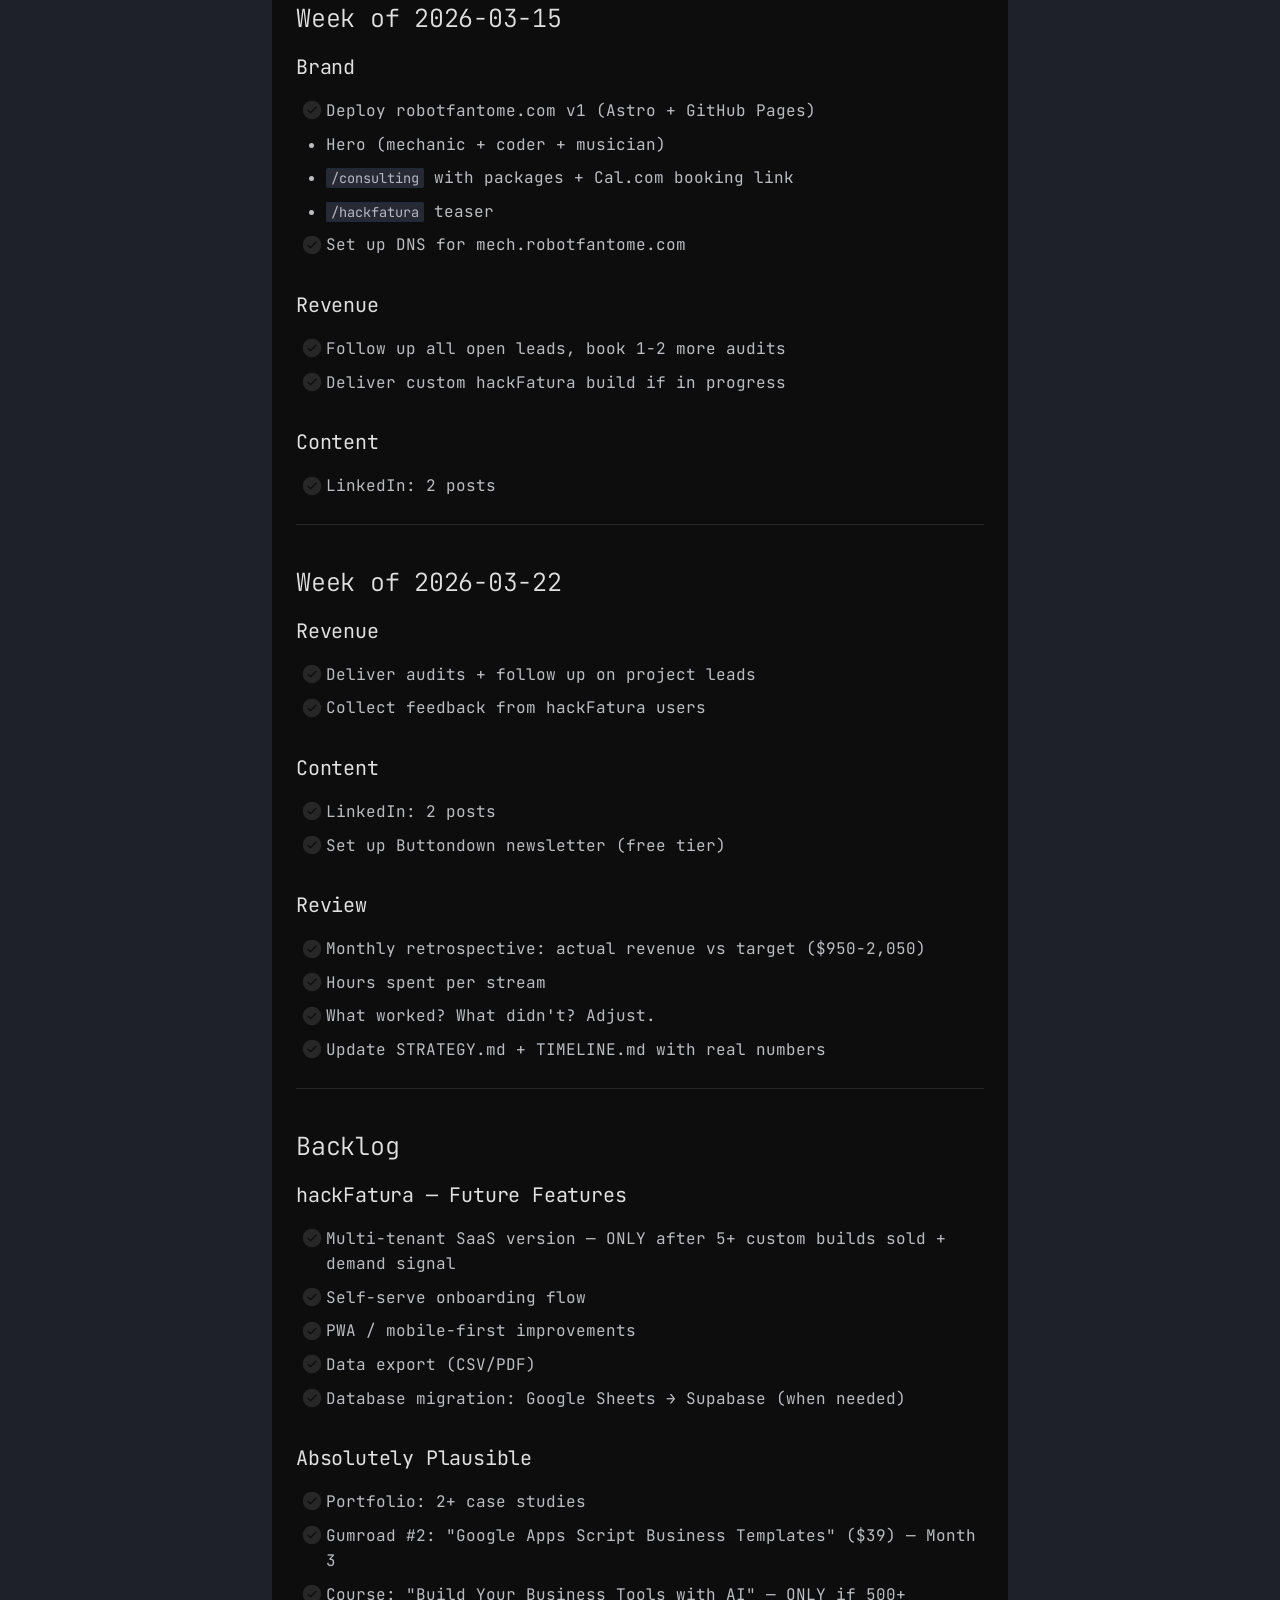
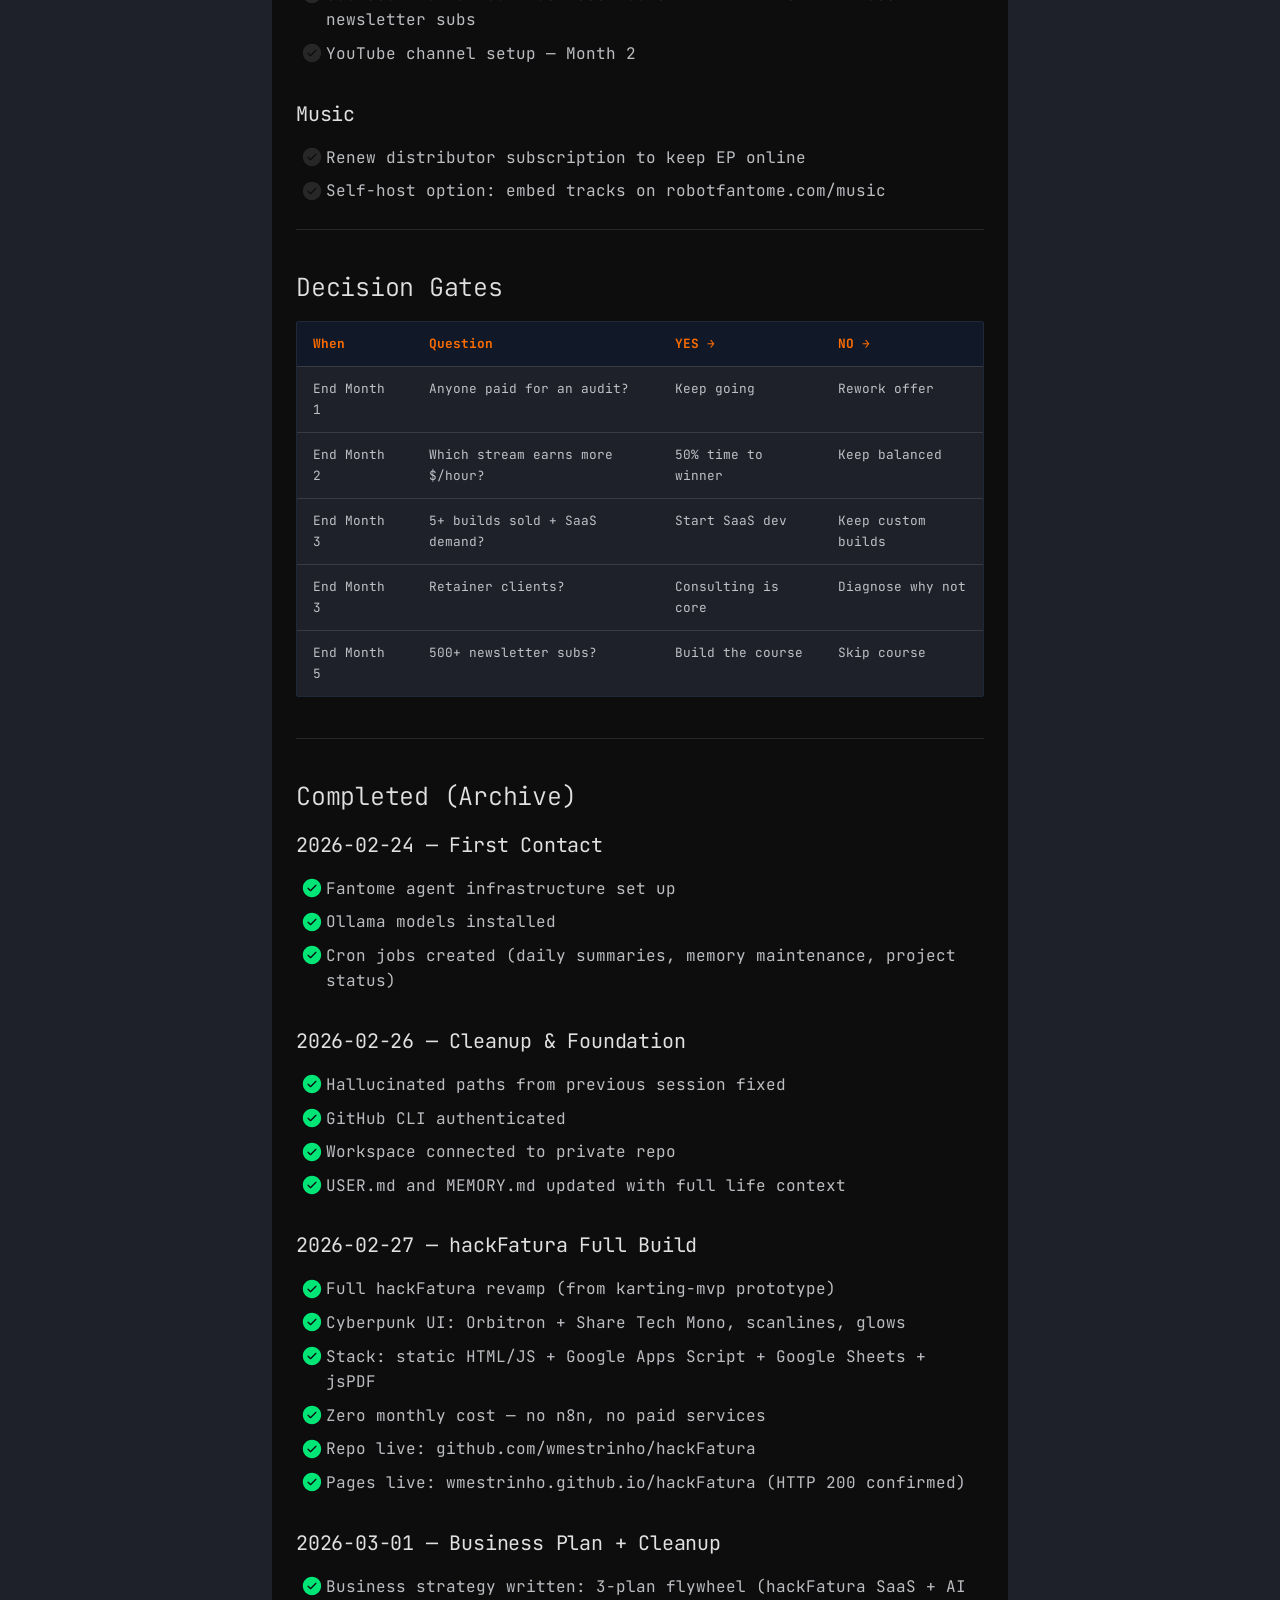
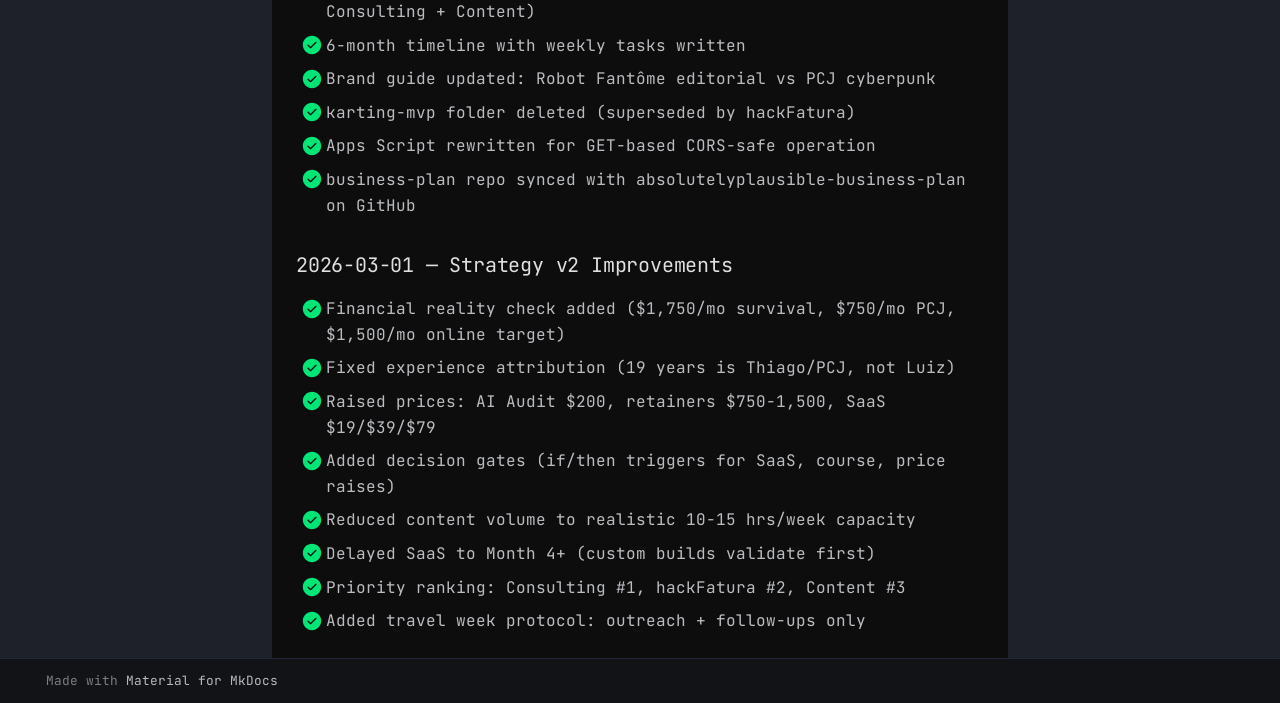
<file: projects/roadmap/index.html>
<!doctype html>
<html lang="en" class="no-js">
  <head>
    
      <meta charset="utf-8">
      <meta name="viewport" content="width=device-width,initial-scale=1">
      
        <meta name="description" content="Living business plan, brand identity, and project roadmap for Robot Fantôme / Absolutely Plausible">
      
      
        <meta name="author" content="Luiz Wagner Mestrinho">
      
      
        <link rel="canonical" href="https://wmestrinho.github.io/absolutelyplausible-business-plan/projects/roadmap/">
      
      
        <link rel="prev" href="../hackfatura/">
      
      
        <link rel="next" href="../../clients/pcj/">
      
      
        
      
      
      <link rel="icon" href="../../assets/images/favicon.png">
      <meta name="generator" content="mkdocs-1.6.1, mkdocs-material-9.7.3">
    
    
      
        <title>Roadmap & Checklist - Absolutely Plausible — Business Plan</title>
      
    
    
      <link rel="stylesheet" href="../../assets/stylesheets/main.484c7ddc.min.css">
      
        
        <link rel="stylesheet" href="../../assets/stylesheets/palette.ab4e12ef.min.css">
      
      


    
    
      
    
    
      
        
        
        <link rel="preconnect" href="https://fonts.gstatic.com" crossorigin>
        <link rel="stylesheet" href="https://fonts.googleapis.com/css?family=JetBrains+Mono:300,300i,400,400i,700,700i%7CJetBrains+Mono:400,400i,700,700i&display=fallback">
        <style>:root{--md-text-font:"JetBrains Mono";--md-code-font:"JetBrains Mono"}</style>
      
    
    
      <link rel="stylesheet" href="../../stylesheets/extra.css">
    
    <script>__md_scope=new URL("../..",location),__md_hash=e=>[...e].reduce(((e,_)=>(e<<5)-e+_.charCodeAt(0)),0),__md_get=(e,_=localStorage,t=__md_scope)=>JSON.parse(_.getItem(t.pathname+"."+e)),__md_set=(e,_,t=localStorage,a=__md_scope)=>{try{t.setItem(a.pathname+"."+e,JSON.stringify(_))}catch(e){}}</script>
    
      

    
    
  </head>
  
  
    
    
    
    
    
    <body dir="ltr" data-md-color-scheme="slate" data-md-color-primary="custom" data-md-color-accent="custom">
  
    
    <input class="md-toggle" data-md-toggle="drawer" type="checkbox" id="__drawer" autocomplete="off">
    <input class="md-toggle" data-md-toggle="search" type="checkbox" id="__search" autocomplete="off">
    <label class="md-overlay" for="__drawer"></label>
    <div data-md-component="skip">
      
        
        <a href="#roadmap-weekly-checklist" class="md-skip">
          Skip to content
        </a>
      
    </div>
    <div data-md-component="announce">
      
    </div>
    
    
      

<header class="md-header" data-md-component="header">
  <nav class="md-header__inner md-grid" aria-label="Header">
    <a href="../.." title="Absolutely Plausible — Business Plan" class="md-header__button md-logo" aria-label="Absolutely Plausible — Business Plan" data-md-component="logo">
      
  
  <svg xmlns="http://www.w3.org/2000/svg" viewBox="0 0 24 24"><path d="M12 8a3 3 0 0 0 3-3 3 3 0 0 0-3-3 3 3 0 0 0-3 3 3 3 0 0 0 3 3m0 3.54C9.64 9.35 6.5 8 3 8v11c3.5 0 6.64 1.35 9 3.54 2.36-2.19 5.5-3.54 9-3.54V8c-3.5 0-6.64 1.35-9 3.54"/></svg>

    </a>
    <label class="md-header__button md-icon" for="__drawer">
      
      <svg xmlns="http://www.w3.org/2000/svg" viewBox="0 0 24 24"><path d="M3 6h18v2H3zm0 5h18v2H3zm0 5h18v2H3z"/></svg>
    </label>
    <div class="md-header__title" data-md-component="header-title">
      <div class="md-header__ellipsis">
        <div class="md-header__topic">
          <span class="md-ellipsis">
            Absolutely Plausible — Business Plan
          </span>
        </div>
        <div class="md-header__topic" data-md-component="header-topic">
          <span class="md-ellipsis">
            
              Roadmap & Checklist
            
          </span>
        </div>
      </div>
    </div>
    
      
    
    
    
    
      
      
        <label class="md-header__button md-icon" for="__search">
          
          <svg xmlns="http://www.w3.org/2000/svg" viewBox="0 0 24 24"><path d="M9.5 3A6.5 6.5 0 0 1 16 9.5c0 1.61-.59 3.09-1.56 4.23l.27.27h.79l5 5-1.5 1.5-5-5v-.79l-.27-.27A6.52 6.52 0 0 1 9.5 16 6.5 6.5 0 0 1 3 9.5 6.5 6.5 0 0 1 9.5 3m0 2C7 5 5 7 5 9.5S7 14 9.5 14 14 12 14 9.5 12 5 9.5 5"/></svg>
        </label>
        <div class="md-search" data-md-component="search" role="dialog">
  <label class="md-search__overlay" for="__search"></label>
  <div class="md-search__inner" role="search">
    <form class="md-search__form" name="search">
      <input type="text" class="md-search__input" name="query" aria-label="Search" placeholder="Search" autocapitalize="off" autocorrect="off" autocomplete="off" spellcheck="false" data-md-component="search-query" required>
      <label class="md-search__icon md-icon" for="__search">
        
        <svg xmlns="http://www.w3.org/2000/svg" viewBox="0 0 24 24"><path d="M9.5 3A6.5 6.5 0 0 1 16 9.5c0 1.61-.59 3.09-1.56 4.23l.27.27h.79l5 5-1.5 1.5-5-5v-.79l-.27-.27A6.52 6.52 0 0 1 9.5 16 6.5 6.5 0 0 1 3 9.5 6.5 6.5 0 0 1 9.5 3m0 2C7 5 5 7 5 9.5S7 14 9.5 14 14 12 14 9.5 12 5 9.5 5"/></svg>
        
        <svg xmlns="http://www.w3.org/2000/svg" viewBox="0 0 24 24"><path d="M20 11v2H8l5.5 5.5-1.42 1.42L4.16 12l7.92-7.92L13.5 5.5 8 11z"/></svg>
      </label>
      <nav class="md-search__options" aria-label="Search">
        
        <button type="reset" class="md-search__icon md-icon" title="Clear" aria-label="Clear" tabindex="-1">
          
          <svg xmlns="http://www.w3.org/2000/svg" viewBox="0 0 24 24"><path d="M19 6.41 17.59 5 12 10.59 6.41 5 5 6.41 10.59 12 5 17.59 6.41 19 12 13.41 17.59 19 19 17.59 13.41 12z"/></svg>
        </button>
      </nav>
      
        <div class="md-search__suggest" data-md-component="search-suggest"></div>
      
    </form>
    <div class="md-search__output">
      <div class="md-search__scrollwrap" tabindex="0" data-md-scrollfix>
        <div class="md-search-result" data-md-component="search-result">
          <div class="md-search-result__meta">
            Initializing search
          </div>
          <ol class="md-search-result__list" role="presentation"></ol>
        </div>
      </div>
    </div>
  </div>
</div>
      
    
    
      <div class="md-header__source">
        <a href="https://github.com/wmestrinho/absolutelyplausible-business-plan" title="Go to repository" class="md-source" data-md-component="source">
  <div class="md-source__icon md-icon">
    
    <svg xmlns="http://www.w3.org/2000/svg" viewBox="0 0 512 512"><!--! Font Awesome Free 7.1.0 by @fontawesome - https://fontawesome.com License - https://fontawesome.com/license/free (Icons: CC BY 4.0, Fonts: SIL OFL 1.1, Code: MIT License) Copyright 2025 Fonticons, Inc.--><path d="M173.9 397.4c0 2-2.3 3.6-5.2 3.6-3.3.3-5.6-1.3-5.6-3.6 0-2 2.3-3.6 5.2-3.6 3-.3 5.6 1.3 5.6 3.6m-31.1-4.5c-.7 2 1.3 4.3 4.3 4.9 2.6 1 5.6 0 6.2-2s-1.3-4.3-4.3-5.2c-2.6-.7-5.5.3-6.2 2.3m44.2-1.7c-2.9.7-4.9 2.6-4.6 4.9.3 2 2.9 3.3 5.9 2.6 2.9-.7 4.9-2.6 4.6-4.6-.3-1.9-3-3.2-5.9-2.9M252.8 8C114.1 8 8 113.3 8 252c0 110.9 69.8 205.8 169.5 239.2 12.8 2.3 17.3-5.6 17.3-12.1 0-6.2-.3-40.4-.3-61.4 0 0-70 15-84.7-29.8 0 0-11.4-29.1-27.8-36.6 0 0-22.9-15.7 1.6-15.4 0 0 24.9 2 38.6 25.8 21.9 38.6 58.6 27.5 72.9 20.9 2.3-16 8.8-27.1 16-33.7-55.9-6.2-112.3-14.3-112.3-110.5 0-27.5 7.6-41.3 23.6-58.9-2.6-6.5-11.1-33.3 2.6-67.9 20.9-6.5 69 27 69 27 20-5.6 41.5-8.5 62.8-8.5s42.8 2.9 62.8 8.5c0 0 48.1-33.6 69-27 13.7 34.7 5.2 61.4 2.6 67.9 16 17.7 25.8 31.5 25.8 58.9 0 96.5-58.9 104.2-114.8 110.5 9.2 7.9 17 22.9 17 46.4 0 33.7-.3 75.4-.3 83.6 0 6.5 4.6 14.4 17.3 12.1C436.2 457.8 504 362.9 504 252 504 113.3 391.5 8 252.8 8M105.2 352.9c-1.3 1-1 3.3.7 5.2 1.6 1.6 3.9 2.3 5.2 1 1.3-1 1-3.3-.7-5.2-1.6-1.6-3.9-2.3-5.2-1m-10.8-8.1c-.7 1.3.3 2.9 2.3 3.9 1.6 1 3.6.7 4.3-.7.7-1.3-.3-2.9-2.3-3.9-2-.6-3.6-.3-4.3.7m32.4 35.6c-1.6 1.3-1 4.3 1.3 6.2 2.3 2.3 5.2 2.6 6.5 1 1.3-1.3.7-4.3-1.3-6.2-2.2-2.3-5.2-2.6-6.5-1m-11.4-14.7c-1.6 1-1.6 3.6 0 5.9s4.3 3.3 5.6 2.3c1.6-1.3 1.6-3.9 0-6.2-1.4-2.3-4-3.3-5.6-2"/></svg>
  </div>
  <div class="md-source__repository">
    absolutelyplausible-business-plan
  </div>
</a>
      </div>
    
  </nav>
  
</header>
    
    <div class="md-container" data-md-component="container">
      
      
        
          
            
<nav class="md-tabs" aria-label="Tabs" data-md-component="tabs">
  <div class="md-grid">
    <ul class="md-tabs__list">
      
        
  
  
  
  
    <li class="md-tabs__item">
      <a href="../.." class="md-tabs__link">
        
  
  
    
  
  Home

      </a>
    </li>
  

      
        
  
  
  
  
    <li class="md-tabs__item">
      <a href="../../identity/" class="md-tabs__link">
        
  
  
    
  
  Identity

      </a>
    </li>
  

      
        
  
  
  
  
    <li class="md-tabs__item">
      <a href="../../brand/" class="md-tabs__link">
        
  
  
    
  
  Brand

      </a>
    </li>
  

      
        
  
  
  
  
    <li class="md-tabs__item">
      <a href="../../strategy/" class="md-tabs__link">
        
  
  
    
  
  Strategy

      </a>
    </li>
  

      
        
  
  
  
  
    <li class="md-tabs__item">
      <a href="../../timeline/" class="md-tabs__link">
        
  
  
    
  
  Timeline

      </a>
    </li>
  

      
        
  
  
  
    
  
  
    
    
      <li class="md-tabs__item md-tabs__item--active">
        <a href="../" class="md-tabs__link">
          
  
  
  Projects

        </a>
      </li>
    
  

      
        
  
  
  
  
    
    
      <li class="md-tabs__item">
        <a href="../../clients/pcj/" class="md-tabs__link">
          
  
  
  Clients

        </a>
      </li>
    
  

      
    </ul>
  </div>
</nav>
          
        
      
      <main class="md-main" data-md-component="main">
        <div class="md-main__inner md-grid">
          
            
              
              <div class="md-sidebar md-sidebar--primary" data-md-component="sidebar" data-md-type="navigation" >
                <div class="md-sidebar__scrollwrap">
                  <div class="md-sidebar__inner">
                    


  


<nav class="md-nav md-nav--primary md-nav--lifted" aria-label="Navigation" data-md-level="0">
  <label class="md-nav__title" for="__drawer">
    <a href="../.." title="Absolutely Plausible — Business Plan" class="md-nav__button md-logo" aria-label="Absolutely Plausible — Business Plan" data-md-component="logo">
      
  
  <svg xmlns="http://www.w3.org/2000/svg" viewBox="0 0 24 24"><path d="M12 8a3 3 0 0 0 3-3 3 3 0 0 0-3-3 3 3 0 0 0-3 3 3 3 0 0 0 3 3m0 3.54C9.64 9.35 6.5 8 3 8v11c3.5 0 6.64 1.35 9 3.54 2.36-2.19 5.5-3.54 9-3.54V8c-3.5 0-6.64 1.35-9 3.54"/></svg>

    </a>
    Absolutely Plausible — Business Plan
  </label>
  
    <div class="md-nav__source">
      <a href="https://github.com/wmestrinho/absolutelyplausible-business-plan" title="Go to repository" class="md-source" data-md-component="source">
  <div class="md-source__icon md-icon">
    
    <svg xmlns="http://www.w3.org/2000/svg" viewBox="0 0 512 512"><!--! Font Awesome Free 7.1.0 by @fontawesome - https://fontawesome.com License - https://fontawesome.com/license/free (Icons: CC BY 4.0, Fonts: SIL OFL 1.1, Code: MIT License) Copyright 2025 Fonticons, Inc.--><path d="M173.9 397.4c0 2-2.3 3.6-5.2 3.6-3.3.3-5.6-1.3-5.6-3.6 0-2 2.3-3.6 5.2-3.6 3-.3 5.6 1.3 5.6 3.6m-31.1-4.5c-.7 2 1.3 4.3 4.3 4.9 2.6 1 5.6 0 6.2-2s-1.3-4.3-4.3-5.2c-2.6-.7-5.5.3-6.2 2.3m44.2-1.7c-2.9.7-4.9 2.6-4.6 4.9.3 2 2.9 3.3 5.9 2.6 2.9-.7 4.9-2.6 4.6-4.6-.3-1.9-3-3.2-5.9-2.9M252.8 8C114.1 8 8 113.3 8 252c0 110.9 69.8 205.8 169.5 239.2 12.8 2.3 17.3-5.6 17.3-12.1 0-6.2-.3-40.4-.3-61.4 0 0-70 15-84.7-29.8 0 0-11.4-29.1-27.8-36.6 0 0-22.9-15.7 1.6-15.4 0 0 24.9 2 38.6 25.8 21.9 38.6 58.6 27.5 72.9 20.9 2.3-16 8.8-27.1 16-33.7-55.9-6.2-112.3-14.3-112.3-110.5 0-27.5 7.6-41.3 23.6-58.9-2.6-6.5-11.1-33.3 2.6-67.9 20.9-6.5 69 27 69 27 20-5.6 41.5-8.5 62.8-8.5s42.8 2.9 62.8 8.5c0 0 48.1-33.6 69-27 13.7 34.7 5.2 61.4 2.6 67.9 16 17.7 25.8 31.5 25.8 58.9 0 96.5-58.9 104.2-114.8 110.5 9.2 7.9 17 22.9 17 46.4 0 33.7-.3 75.4-.3 83.6 0 6.5 4.6 14.4 17.3 12.1C436.2 457.8 504 362.9 504 252 504 113.3 391.5 8 252.8 8M105.2 352.9c-1.3 1-1 3.3.7 5.2 1.6 1.6 3.9 2.3 5.2 1 1.3-1 1-3.3-.7-5.2-1.6-1.6-3.9-2.3-5.2-1m-10.8-8.1c-.7 1.3.3 2.9 2.3 3.9 1.6 1 3.6.7 4.3-.7.7-1.3-.3-2.9-2.3-3.9-2-.6-3.6-.3-4.3.7m32.4 35.6c-1.6 1.3-1 4.3 1.3 6.2 2.3 2.3 5.2 2.6 6.5 1 1.3-1.3.7-4.3-1.3-6.2-2.2-2.3-5.2-2.6-6.5-1m-11.4-14.7c-1.6 1-1.6 3.6 0 5.9s4.3 3.3 5.6 2.3c1.6-1.3 1.6-3.9 0-6.2-1.4-2.3-4-3.3-5.6-2"/></svg>
  </div>
  <div class="md-source__repository">
    absolutelyplausible-business-plan
  </div>
</a>
    </div>
  
  <ul class="md-nav__list" data-md-scrollfix>
    
      
      
  
  
  
  
    <li class="md-nav__item">
      <a href="../.." class="md-nav__link">
        
  
  
  <span class="md-ellipsis">
    
  
    Home
  

    
  </span>
  
  

      </a>
    </li>
  

    
      
      
  
  
  
  
    <li class="md-nav__item">
      <a href="../../identity/" class="md-nav__link">
        
  
  
  <span class="md-ellipsis">
    
  
    Identity
  

    
  </span>
  
  

      </a>
    </li>
  

    
      
      
  
  
  
  
    <li class="md-nav__item">
      <a href="../../brand/" class="md-nav__link">
        
  
  
  <span class="md-ellipsis">
    
  
    Brand
  

    
  </span>
  
  

      </a>
    </li>
  

    
      
      
  
  
  
  
    <li class="md-nav__item">
      <a href="../../strategy/" class="md-nav__link">
        
  
  
  <span class="md-ellipsis">
    
  
    Strategy
  

    
  </span>
  
  

      </a>
    </li>
  

    
      
      
  
  
  
  
    <li class="md-nav__item">
      <a href="../../timeline/" class="md-nav__link">
        
  
  
  <span class="md-ellipsis">
    
  
    Timeline
  

    
  </span>
  
  

      </a>
    </li>
  

    
      
      
  
  
    
  
  
  
    
    
    
    
      
        
        
      
      
    
    
    <li class="md-nav__item md-nav__item--active md-nav__item--section md-nav__item--nested">
      
        
        
        <input class="md-nav__toggle md-toggle " type="checkbox" id="__nav_6" checked>
        
          
          <label class="md-nav__link" for="__nav_6" id="__nav_6_label" tabindex="">
            
  
  
  <span class="md-ellipsis">
    
  
    Projects
  

    
  </span>
  
  

            <span class="md-nav__icon md-icon"></span>
          </label>
        
        <nav class="md-nav" data-md-level="1" aria-labelledby="__nav_6_label" aria-expanded="true">
          <label class="md-nav__title" for="__nav_6">
            <span class="md-nav__icon md-icon"></span>
            
  
    Projects
  

          </label>
          <ul class="md-nav__list" data-md-scrollfix>
            
              
                
  
  
  
  
    <li class="md-nav__item">
      <a href="../" class="md-nav__link">
        
  
  
  <span class="md-ellipsis">
    
  
    Overview
  

    
  </span>
  
  

      </a>
    </li>
  

              
            
              
                
  
  
  
  
    <li class="md-nav__item">
      <a href="../hackfatura/" class="md-nav__link">
        
  
  
  <span class="md-ellipsis">
    
  
    hackFatura (PCJ)
  

    
  </span>
  
  

      </a>
    </li>
  

              
            
              
                
  
  
    
  
  
  
    <li class="md-nav__item md-nav__item--active">
      
      <input class="md-nav__toggle md-toggle" type="checkbox" id="__toc">
      
      
        
      
      
        <label class="md-nav__link md-nav__link--active" for="__toc">
          
  
  
  <span class="md-ellipsis">
    
  
    Roadmap & Checklist
  

    
  </span>
  
  

          <span class="md-nav__icon md-icon"></span>
        </label>
      
      <a href="./" class="md-nav__link md-nav__link--active">
        
  
  
  <span class="md-ellipsis">
    
  
    Roadmap & Checklist
  

    
  </span>
  
  

      </a>
      
        

<nav class="md-nav md-nav--secondary" aria-label="Table of contents">
  
  
  
    
  
  
    <label class="md-nav__title" for="__toc">
      <span class="md-nav__icon md-icon"></span>
      Table of contents
    </label>
    <ul class="md-nav__list" data-md-component="toc" data-md-scrollfix>
      
        <li class="md-nav__item">
  <a href="#week-of-2026-03-01" class="md-nav__link">
    <span class="md-ellipsis">
      
        Week of 2026-03-01
      
    </span>
  </a>
  
    <nav class="md-nav" aria-label="Week of 2026-03-01">
      <ul class="md-nav__list">
        
          <li class="md-nav__item">
  <a href="#revenue-priority" class="md-nav__link">
    <span class="md-ellipsis">
      
        Revenue (Priority)
      
    </span>
  </a>
  
</li>
        
          <li class="md-nav__item">
  <a href="#hackfatura-pcj" class="md-nav__link">
    <span class="md-ellipsis">
      
        hackFatura (PCJ)
      
    </span>
  </a>
  
</li>
        
          <li class="md-nav__item">
  <a href="#content" class="md-nav__link">
    <span class="md-ellipsis">
      
        Content
      
    </span>
  </a>
  
</li>
        
      </ul>
    </nav>
  
</li>
      
        <li class="md-nav__item">
  <a href="#week-of-2026-03-08" class="md-nav__link">
    <span class="md-ellipsis">
      
        Week of 2026-03-08
      
    </span>
  </a>
  
    <nav class="md-nav" aria-label="Week of 2026-03-08">
      <ul class="md-nav__list">
        
          <li class="md-nav__item">
  <a href="#revenue" class="md-nav__link">
    <span class="md-ellipsis">
      
        Revenue
      
    </span>
  </a>
  
</li>
        
          <li class="md-nav__item">
  <a href="#content_1" class="md-nav__link">
    <span class="md-ellipsis">
      
        Content
      
    </span>
  </a>
  
</li>
        
      </ul>
    </nav>
  
</li>
      
        <li class="md-nav__item">
  <a href="#week-of-2026-03-15" class="md-nav__link">
    <span class="md-ellipsis">
      
        Week of 2026-03-15
      
    </span>
  </a>
  
    <nav class="md-nav" aria-label="Week of 2026-03-15">
      <ul class="md-nav__list">
        
          <li class="md-nav__item">
  <a href="#brand" class="md-nav__link">
    <span class="md-ellipsis">
      
        Brand
      
    </span>
  </a>
  
</li>
        
          <li class="md-nav__item">
  <a href="#revenue_1" class="md-nav__link">
    <span class="md-ellipsis">
      
        Revenue
      
    </span>
  </a>
  
</li>
        
          <li class="md-nav__item">
  <a href="#content_2" class="md-nav__link">
    <span class="md-ellipsis">
      
        Content
      
    </span>
  </a>
  
</li>
        
      </ul>
    </nav>
  
</li>
      
        <li class="md-nav__item">
  <a href="#week-of-2026-03-22" class="md-nav__link">
    <span class="md-ellipsis">
      
        Week of 2026-03-22
      
    </span>
  </a>
  
    <nav class="md-nav" aria-label="Week of 2026-03-22">
      <ul class="md-nav__list">
        
          <li class="md-nav__item">
  <a href="#revenue_2" class="md-nav__link">
    <span class="md-ellipsis">
      
        Revenue
      
    </span>
  </a>
  
</li>
        
          <li class="md-nav__item">
  <a href="#content_3" class="md-nav__link">
    <span class="md-ellipsis">
      
        Content
      
    </span>
  </a>
  
</li>
        
          <li class="md-nav__item">
  <a href="#review" class="md-nav__link">
    <span class="md-ellipsis">
      
        Review
      
    </span>
  </a>
  
</li>
        
      </ul>
    </nav>
  
</li>
      
        <li class="md-nav__item">
  <a href="#backlog" class="md-nav__link">
    <span class="md-ellipsis">
      
        Backlog
      
    </span>
  </a>
  
    <nav class="md-nav" aria-label="Backlog">
      <ul class="md-nav__list">
        
          <li class="md-nav__item">
  <a href="#hackfatura-future-features" class="md-nav__link">
    <span class="md-ellipsis">
      
        hackFatura — Future Features
      
    </span>
  </a>
  
</li>
        
          <li class="md-nav__item">
  <a href="#absolutely-plausible" class="md-nav__link">
    <span class="md-ellipsis">
      
        Absolutely Plausible
      
    </span>
  </a>
  
</li>
        
          <li class="md-nav__item">
  <a href="#music" class="md-nav__link">
    <span class="md-ellipsis">
      
        Music
      
    </span>
  </a>
  
</li>
        
      </ul>
    </nav>
  
</li>
      
        <li class="md-nav__item">
  <a href="#decision-gates" class="md-nav__link">
    <span class="md-ellipsis">
      
        Decision Gates
      
    </span>
  </a>
  
</li>
      
        <li class="md-nav__item">
  <a href="#completed-archive" class="md-nav__link">
    <span class="md-ellipsis">
      
        Completed (Archive)
      
    </span>
  </a>
  
    <nav class="md-nav" aria-label="Completed (Archive)">
      <ul class="md-nav__list">
        
          <li class="md-nav__item">
  <a href="#2026-02-24-first-contact" class="md-nav__link">
    <span class="md-ellipsis">
      
        2026-02-24 — First Contact
      
    </span>
  </a>
  
</li>
        
          <li class="md-nav__item">
  <a href="#2026-02-26-cleanup-foundation" class="md-nav__link">
    <span class="md-ellipsis">
      
        2026-02-26 — Cleanup &amp; Foundation
      
    </span>
  </a>
  
</li>
        
          <li class="md-nav__item">
  <a href="#2026-02-27-hackfatura-full-build" class="md-nav__link">
    <span class="md-ellipsis">
      
        2026-02-27 — hackFatura Full Build
      
    </span>
  </a>
  
</li>
        
          <li class="md-nav__item">
  <a href="#2026-03-01-business-plan-cleanup" class="md-nav__link">
    <span class="md-ellipsis">
      
        2026-03-01 — Business Plan + Cleanup
      
    </span>
  </a>
  
</li>
        
          <li class="md-nav__item">
  <a href="#2026-03-01-strategy-v2-improvements" class="md-nav__link">
    <span class="md-ellipsis">
      
        2026-03-01 — Strategy v2 Improvements
      
    </span>
  </a>
  
</li>
        
      </ul>
    </nav>
  
</li>
      
    </ul>
  
</nav>
      
    </li>
  

              
            
          </ul>
        </nav>
      
    </li>
  

    
      
      
  
  
  
  
    
    
    
    
      
      
    
    
    <li class="md-nav__item md-nav__item--nested">
      
        
        
          
        
        <input class="md-nav__toggle md-toggle md-toggle--indeterminate" type="checkbox" id="__nav_7" >
        
          
          <label class="md-nav__link" for="__nav_7" id="__nav_7_label" tabindex="0">
            
  
  
  <span class="md-ellipsis">
    
  
    Clients
  

    
  </span>
  
  

            <span class="md-nav__icon md-icon"></span>
          </label>
        
        <nav class="md-nav" data-md-level="1" aria-labelledby="__nav_7_label" aria-expanded="false">
          <label class="md-nav__title" for="__nav_7">
            <span class="md-nav__icon md-icon"></span>
            
  
    Clients
  

          </label>
          <ul class="md-nav__list" data-md-scrollfix>
            
              
                
  
  
  
  
    <li class="md-nav__item">
      <a href="../../clients/pcj/" class="md-nav__link">
        
  
  
  <span class="md-ellipsis">
    
  
    PCJ / Parazinho Chassis Jig
  

    
  </span>
  
  

      </a>
    </li>
  

              
            
          </ul>
        </nav>
      
    </li>
  

    
  </ul>
</nav>
                  </div>
                </div>
              </div>
            
            
              
              <div class="md-sidebar md-sidebar--secondary" data-md-component="sidebar" data-md-type="toc" >
                <div class="md-sidebar__scrollwrap">
                  <div class="md-sidebar__inner">
                    

<nav class="md-nav md-nav--secondary" aria-label="Table of contents">
  
  
  
    
  
  
    <label class="md-nav__title" for="__toc">
      <span class="md-nav__icon md-icon"></span>
      Table of contents
    </label>
    <ul class="md-nav__list" data-md-component="toc" data-md-scrollfix>
      
        <li class="md-nav__item">
  <a href="#week-of-2026-03-01" class="md-nav__link">
    <span class="md-ellipsis">
      
        Week of 2026-03-01
      
    </span>
  </a>
  
    <nav class="md-nav" aria-label="Week of 2026-03-01">
      <ul class="md-nav__list">
        
          <li class="md-nav__item">
  <a href="#revenue-priority" class="md-nav__link">
    <span class="md-ellipsis">
      
        Revenue (Priority)
      
    </span>
  </a>
  
</li>
        
          <li class="md-nav__item">
  <a href="#hackfatura-pcj" class="md-nav__link">
    <span class="md-ellipsis">
      
        hackFatura (PCJ)
      
    </span>
  </a>
  
</li>
        
          <li class="md-nav__item">
  <a href="#content" class="md-nav__link">
    <span class="md-ellipsis">
      
        Content
      
    </span>
  </a>
  
</li>
        
      </ul>
    </nav>
  
</li>
      
        <li class="md-nav__item">
  <a href="#week-of-2026-03-08" class="md-nav__link">
    <span class="md-ellipsis">
      
        Week of 2026-03-08
      
    </span>
  </a>
  
    <nav class="md-nav" aria-label="Week of 2026-03-08">
      <ul class="md-nav__list">
        
          <li class="md-nav__item">
  <a href="#revenue" class="md-nav__link">
    <span class="md-ellipsis">
      
        Revenue
      
    </span>
  </a>
  
</li>
        
          <li class="md-nav__item">
  <a href="#content_1" class="md-nav__link">
    <span class="md-ellipsis">
      
        Content
      
    </span>
  </a>
  
</li>
        
      </ul>
    </nav>
  
</li>
      
        <li class="md-nav__item">
  <a href="#week-of-2026-03-15" class="md-nav__link">
    <span class="md-ellipsis">
      
        Week of 2026-03-15
      
    </span>
  </a>
  
    <nav class="md-nav" aria-label="Week of 2026-03-15">
      <ul class="md-nav__list">
        
          <li class="md-nav__item">
  <a href="#brand" class="md-nav__link">
    <span class="md-ellipsis">
      
        Brand
      
    </span>
  </a>
  
</li>
        
          <li class="md-nav__item">
  <a href="#revenue_1" class="md-nav__link">
    <span class="md-ellipsis">
      
        Revenue
      
    </span>
  </a>
  
</li>
        
          <li class="md-nav__item">
  <a href="#content_2" class="md-nav__link">
    <span class="md-ellipsis">
      
        Content
      
    </span>
  </a>
  
</li>
        
      </ul>
    </nav>
  
</li>
      
        <li class="md-nav__item">
  <a href="#week-of-2026-03-22" class="md-nav__link">
    <span class="md-ellipsis">
      
        Week of 2026-03-22
      
    </span>
  </a>
  
    <nav class="md-nav" aria-label="Week of 2026-03-22">
      <ul class="md-nav__list">
        
          <li class="md-nav__item">
  <a href="#revenue_2" class="md-nav__link">
    <span class="md-ellipsis">
      
        Revenue
      
    </span>
  </a>
  
</li>
        
          <li class="md-nav__item">
  <a href="#content_3" class="md-nav__link">
    <span class="md-ellipsis">
      
        Content
      
    </span>
  </a>
  
</li>
        
          <li class="md-nav__item">
  <a href="#review" class="md-nav__link">
    <span class="md-ellipsis">
      
        Review
      
    </span>
  </a>
  
</li>
        
      </ul>
    </nav>
  
</li>
      
        <li class="md-nav__item">
  <a href="#backlog" class="md-nav__link">
    <span class="md-ellipsis">
      
        Backlog
      
    </span>
  </a>
  
    <nav class="md-nav" aria-label="Backlog">
      <ul class="md-nav__list">
        
          <li class="md-nav__item">
  <a href="#hackfatura-future-features" class="md-nav__link">
    <span class="md-ellipsis">
      
        hackFatura — Future Features
      
    </span>
  </a>
  
</li>
        
          <li class="md-nav__item">
  <a href="#absolutely-plausible" class="md-nav__link">
    <span class="md-ellipsis">
      
        Absolutely Plausible
      
    </span>
  </a>
  
</li>
        
          <li class="md-nav__item">
  <a href="#music" class="md-nav__link">
    <span class="md-ellipsis">
      
        Music
      
    </span>
  </a>
  
</li>
        
      </ul>
    </nav>
  
</li>
      
        <li class="md-nav__item">
  <a href="#decision-gates" class="md-nav__link">
    <span class="md-ellipsis">
      
        Decision Gates
      
    </span>
  </a>
  
</li>
      
        <li class="md-nav__item">
  <a href="#completed-archive" class="md-nav__link">
    <span class="md-ellipsis">
      
        Completed (Archive)
      
    </span>
  </a>
  
    <nav class="md-nav" aria-label="Completed (Archive)">
      <ul class="md-nav__list">
        
          <li class="md-nav__item">
  <a href="#2026-02-24-first-contact" class="md-nav__link">
    <span class="md-ellipsis">
      
        2026-02-24 — First Contact
      
    </span>
  </a>
  
</li>
        
          <li class="md-nav__item">
  <a href="#2026-02-26-cleanup-foundation" class="md-nav__link">
    <span class="md-ellipsis">
      
        2026-02-26 — Cleanup &amp; Foundation
      
    </span>
  </a>
  
</li>
        
          <li class="md-nav__item">
  <a href="#2026-02-27-hackfatura-full-build" class="md-nav__link">
    <span class="md-ellipsis">
      
        2026-02-27 — hackFatura Full Build
      
    </span>
  </a>
  
</li>
        
          <li class="md-nav__item">
  <a href="#2026-03-01-business-plan-cleanup" class="md-nav__link">
    <span class="md-ellipsis">
      
        2026-03-01 — Business Plan + Cleanup
      
    </span>
  </a>
  
</li>
        
          <li class="md-nav__item">
  <a href="#2026-03-01-strategy-v2-improvements" class="md-nav__link">
    <span class="md-ellipsis">
      
        2026-03-01 — Strategy v2 Improvements
      
    </span>
  </a>
  
</li>
        
      </ul>
    </nav>
  
</li>
      
    </ul>
  
</nav>
                  </div>
                </div>
              </div>
            
          
          
            <div class="md-content" data-md-component="content">
              
              <article class="md-content__inner md-typeset">
                
                  


  
  


<h1 id="roadmap-weekly-checklist">Roadmap &amp; Weekly Checklist<a class="headerlink" href="#roadmap-weekly-checklist" title="Permanent link">&para;</a></h1>
<blockquote>
<p>Living tracker. Update by making a commit. History = git log.
Check off items as they're done. New week = new section at the top.
<strong>Max 5 tasks per week. Revenue tasks first.</strong></p>
</blockquote>
<hr />
<h2 id="week-of-2026-03-01">Week of 2026-03-01<a class="headerlink" href="#week-of-2026-03-01" title="Permanent link">&para;</a></h2>
<h3 id="revenue-priority">Revenue (Priority)<a class="headerlink" href="#revenue-priority" title="Permanent link">&para;</a></h3>
<ul class="task-list">
<li class="task-list-item"><label class="task-list-control"><input type="checkbox" disabled/><span class="task-list-indicator"></span></label> Contact 3 mechanics about custom hackFatura builds ($500 each)</li>
<li class="task-list-item"><label class="task-list-control"><input type="checkbox" disabled/><span class="task-list-indicator"></span></label> Contact 3 small business owners about AI Audits ($200 each)</li>
<li class="task-list-item"><label class="task-list-control"><input type="checkbox" disabled/><span class="task-list-indicator"></span></label> Book and deliver first AI Audit</li>
</ul>
<h3 id="hackfatura-pcj">hackFatura (PCJ)<a class="headerlink" href="#hackfatura-pcj" title="Permanent link">&para;</a></h3>
<ul class="task-list">
<li class="task-list-item"><label class="task-list-control"><input type="checkbox" disabled checked/><span class="task-list-indicator"></span></label> Full app built — all 6 modules live at wmestrinho.github.io/hackFatura</li>
<li class="task-list-item"><label class="task-list-control"><input type="checkbox" disabled checked/><span class="task-list-indicator"></span></label> GitHub Actions CI/CD — auto-deploys on push</li>
<li class="task-list-item"><label class="task-list-control"><input type="checkbox" disabled checked/><span class="task-list-indicator"></span></label> Google Apps Script backend rewritten (GET-based, CORS-safe)</li>
<li class="task-list-item"><label class="task-list-control"><input type="checkbox" disabled/><span class="task-list-indicator"></span></label> Redeploy Apps Script → confirm Sheets backend works end-to-end</li>
<li class="task-list-item"><label class="task-list-control"><input type="checkbox" disabled/><span class="task-list-indicator"></span></label> DNS: CNAME <code>mech → wmestrinho.github.io</code> at robotfantome.com</li>
<li class="task-list-item"><label class="task-list-control"><input type="checkbox" disabled/><span class="task-list-indicator"></span></label> GitHub Pages custom domain → <code>mech.robotfantome.com</code></li>
<li class="task-list-item"><label class="task-list-control"><input type="checkbox" disabled/><span class="task-list-indicator"></span></label> Test full workflow: create event → log work → generate invoice → verify in Sheets</li>
</ul>
<h3 id="content">Content<a class="headerlink" href="#content" title="Permanent link">&para;</a></h3>
<ul class="task-list">
<li class="task-list-item"><label class="task-list-control"><input type="checkbox" disabled/><span class="task-list-indicator"></span></label> Publish first LinkedIn post: "I built my own business app in one night for $0/month"</li>
<li class="task-list-item"><label class="task-list-control"><input type="checkbox" disabled/><span class="task-list-indicator"></span></label> Record 15-sec intro + 30-sec outro clips from robot fantôme tracks</li>
</ul>
<hr />
<h2 id="week-of-2026-03-08">Week of 2026-03-08<a class="headerlink" href="#week-of-2026-03-08" title="Permanent link">&para;</a></h2>
<h3 id="revenue">Revenue<a class="headerlink" href="#revenue" title="Permanent link">&para;</a></h3>
<ul class="task-list">
<li class="task-list-item"><label class="task-list-control"><input type="checkbox" disabled/><span class="task-list-indicator"></span></label> Deliver first AI Audit ($200) — write 1-page report, ask for testimonial</li>
<li class="task-list-item"><label class="task-list-control"><input type="checkbox" disabled/><span class="task-list-indicator"></span></label> Start first custom hackFatura build (if mechanic committed)</li>
<li class="task-list-item"><label class="task-list-control"><input type="checkbox" disabled/><span class="task-list-indicator"></span></label> Follow up on all audit leads — scope projects if interested</li>
</ul>
<h3 id="content_1">Content<a class="headerlink" href="#content_1" title="Permanent link">&para;</a></h3>
<ul class="task-list">
<li class="task-list-item"><label class="task-list-control"><input type="checkbox" disabled/><span class="task-list-indicator"></span></label> Create "Zero-Cost Business App Blueprint" on Gumroad ($29)</li>
<li class="task-list-item"><label class="task-list-control"><input type="checkbox" disabled/><span class="task-list-indicator"></span></label> Publish 2 LinkedIn posts (batch write both on one day)</li>
</ul>
<hr />
<h2 id="week-of-2026-03-15">Week of 2026-03-15<a class="headerlink" href="#week-of-2026-03-15" title="Permanent link">&para;</a></h2>
<h3 id="brand">Brand<a class="headerlink" href="#brand" title="Permanent link">&para;</a></h3>
<ul class="task-list">
<li class="task-list-item"><label class="task-list-control"><input type="checkbox" disabled/><span class="task-list-indicator"></span></label> Deploy robotfantome.com v1 (Astro + GitHub Pages)</li>
<li>Hero (mechanic + coder + musician)</li>
<li><code>/consulting</code> with packages + Cal.com booking link</li>
<li><code>/hackfatura</code> teaser</li>
<li class="task-list-item"><label class="task-list-control"><input type="checkbox" disabled/><span class="task-list-indicator"></span></label> Set up DNS for mech.robotfantome.com</li>
</ul>
<h3 id="revenue_1">Revenue<a class="headerlink" href="#revenue_1" title="Permanent link">&para;</a></h3>
<ul class="task-list">
<li class="task-list-item"><label class="task-list-control"><input type="checkbox" disabled/><span class="task-list-indicator"></span></label> Follow up all open leads, book 1-2 more audits</li>
<li class="task-list-item"><label class="task-list-control"><input type="checkbox" disabled/><span class="task-list-indicator"></span></label> Deliver custom hackFatura build if in progress</li>
</ul>
<h3 id="content_2">Content<a class="headerlink" href="#content_2" title="Permanent link">&para;</a></h3>
<ul class="task-list">
<li class="task-list-item"><label class="task-list-control"><input type="checkbox" disabled/><span class="task-list-indicator"></span></label> LinkedIn: 2 posts</li>
</ul>
<hr />
<h2 id="week-of-2026-03-22">Week of 2026-03-22<a class="headerlink" href="#week-of-2026-03-22" title="Permanent link">&para;</a></h2>
<h3 id="revenue_2">Revenue<a class="headerlink" href="#revenue_2" title="Permanent link">&para;</a></h3>
<ul class="task-list">
<li class="task-list-item"><label class="task-list-control"><input type="checkbox" disabled/><span class="task-list-indicator"></span></label> Deliver audits + follow up on project leads</li>
<li class="task-list-item"><label class="task-list-control"><input type="checkbox" disabled/><span class="task-list-indicator"></span></label> Collect feedback from hackFatura users</li>
</ul>
<h3 id="content_3">Content<a class="headerlink" href="#content_3" title="Permanent link">&para;</a></h3>
<ul class="task-list">
<li class="task-list-item"><label class="task-list-control"><input type="checkbox" disabled/><span class="task-list-indicator"></span></label> LinkedIn: 2 posts</li>
<li class="task-list-item"><label class="task-list-control"><input type="checkbox" disabled/><span class="task-list-indicator"></span></label> Set up Buttondown newsletter (free tier)</li>
</ul>
<h3 id="review">Review<a class="headerlink" href="#review" title="Permanent link">&para;</a></h3>
<ul class="task-list">
<li class="task-list-item"><label class="task-list-control"><input type="checkbox" disabled/><span class="task-list-indicator"></span></label> Monthly retrospective: actual revenue vs target ($950-2,050)</li>
<li class="task-list-item"><label class="task-list-control"><input type="checkbox" disabled/><span class="task-list-indicator"></span></label> Hours spent per stream</li>
<li class="task-list-item"><label class="task-list-control"><input type="checkbox" disabled/><span class="task-list-indicator"></span></label> What worked? What didn't? Adjust.</li>
<li class="task-list-item"><label class="task-list-control"><input type="checkbox" disabled/><span class="task-list-indicator"></span></label> Update STRATEGY.md + TIMELINE.md with real numbers</li>
</ul>
<hr />
<h2 id="backlog">Backlog<a class="headerlink" href="#backlog" title="Permanent link">&para;</a></h2>
<h3 id="hackfatura-future-features">hackFatura — Future Features<a class="headerlink" href="#hackfatura-future-features" title="Permanent link">&para;</a></h3>
<ul class="task-list">
<li class="task-list-item"><label class="task-list-control"><input type="checkbox" disabled/><span class="task-list-indicator"></span></label> Multi-tenant SaaS version — ONLY after 5+ custom builds sold + demand signal</li>
<li class="task-list-item"><label class="task-list-control"><input type="checkbox" disabled/><span class="task-list-indicator"></span></label> Self-serve onboarding flow</li>
<li class="task-list-item"><label class="task-list-control"><input type="checkbox" disabled/><span class="task-list-indicator"></span></label> PWA / mobile-first improvements</li>
<li class="task-list-item"><label class="task-list-control"><input type="checkbox" disabled/><span class="task-list-indicator"></span></label> Data export (CSV/PDF)</li>
<li class="task-list-item"><label class="task-list-control"><input type="checkbox" disabled/><span class="task-list-indicator"></span></label> Database migration: Google Sheets → Supabase (when needed)</li>
</ul>
<h3 id="absolutely-plausible">Absolutely Plausible<a class="headerlink" href="#absolutely-plausible" title="Permanent link">&para;</a></h3>
<ul class="task-list">
<li class="task-list-item"><label class="task-list-control"><input type="checkbox" disabled/><span class="task-list-indicator"></span></label> Portfolio: 2+ case studies</li>
<li class="task-list-item"><label class="task-list-control"><input type="checkbox" disabled/><span class="task-list-indicator"></span></label> Gumroad #2: "Google Apps Script Business Templates" ($39) — Month 3</li>
<li class="task-list-item"><label class="task-list-control"><input type="checkbox" disabled/><span class="task-list-indicator"></span></label> Course: "Build Your Business Tools with AI" — ONLY if 500+ newsletter subs</li>
<li class="task-list-item"><label class="task-list-control"><input type="checkbox" disabled/><span class="task-list-indicator"></span></label> YouTube channel setup — Month 2</li>
</ul>
<h3 id="music">Music<a class="headerlink" href="#music" title="Permanent link">&para;</a></h3>
<ul class="task-list">
<li class="task-list-item"><label class="task-list-control"><input type="checkbox" disabled/><span class="task-list-indicator"></span></label> Renew distributor subscription to keep EP online</li>
<li class="task-list-item"><label class="task-list-control"><input type="checkbox" disabled/><span class="task-list-indicator"></span></label> Self-host option: embed tracks on robotfantome.com/music</li>
</ul>
<hr />
<h2 id="decision-gates">Decision Gates<a class="headerlink" href="#decision-gates" title="Permanent link">&para;</a></h2>
<table>
<thead>
<tr>
<th>When</th>
<th>Question</th>
<th>YES →</th>
<th>NO →</th>
</tr>
</thead>
<tbody>
<tr>
<td>End Month 1</td>
<td>Anyone paid for an audit?</td>
<td>Keep going</td>
<td>Rework offer</td>
</tr>
<tr>
<td>End Month 2</td>
<td>Which stream earns more $/hour?</td>
<td>50% time to winner</td>
<td>Keep balanced</td>
</tr>
<tr>
<td>End Month 3</td>
<td>5+ builds sold + SaaS demand?</td>
<td>Start SaaS dev</td>
<td>Keep custom builds</td>
</tr>
<tr>
<td>End Month 3</td>
<td>Retainer clients?</td>
<td>Consulting is core</td>
<td>Diagnose why not</td>
</tr>
<tr>
<td>End Month 5</td>
<td>500+ newsletter subs?</td>
<td>Build the course</td>
<td>Skip course</td>
</tr>
</tbody>
</table>
<hr />
<h2 id="completed-archive">Completed (Archive)<a class="headerlink" href="#completed-archive" title="Permanent link">&para;</a></h2>
<h3 id="2026-02-24-first-contact">2026-02-24 — First Contact<a class="headerlink" href="#2026-02-24-first-contact" title="Permanent link">&para;</a></h3>
<ul class="task-list">
<li class="task-list-item"><label class="task-list-control"><input type="checkbox" disabled checked/><span class="task-list-indicator"></span></label> Fantome agent infrastructure set up</li>
<li class="task-list-item"><label class="task-list-control"><input type="checkbox" disabled checked/><span class="task-list-indicator"></span></label> Ollama models installed</li>
<li class="task-list-item"><label class="task-list-control"><input type="checkbox" disabled checked/><span class="task-list-indicator"></span></label> Cron jobs created (daily summaries, memory maintenance, project status)</li>
</ul>
<h3 id="2026-02-26-cleanup-foundation">2026-02-26 — Cleanup &amp; Foundation<a class="headerlink" href="#2026-02-26-cleanup-foundation" title="Permanent link">&para;</a></h3>
<ul class="task-list">
<li class="task-list-item"><label class="task-list-control"><input type="checkbox" disabled checked/><span class="task-list-indicator"></span></label> Hallucinated paths from previous session fixed</li>
<li class="task-list-item"><label class="task-list-control"><input type="checkbox" disabled checked/><span class="task-list-indicator"></span></label> GitHub CLI authenticated</li>
<li class="task-list-item"><label class="task-list-control"><input type="checkbox" disabled checked/><span class="task-list-indicator"></span></label> Workspace connected to private repo</li>
<li class="task-list-item"><label class="task-list-control"><input type="checkbox" disabled checked/><span class="task-list-indicator"></span></label> USER.md and MEMORY.md updated with full life context</li>
</ul>
<h3 id="2026-02-27-hackfatura-full-build">2026-02-27 — hackFatura Full Build<a class="headerlink" href="#2026-02-27-hackfatura-full-build" title="Permanent link">&para;</a></h3>
<ul class="task-list">
<li class="task-list-item"><label class="task-list-control"><input type="checkbox" disabled checked/><span class="task-list-indicator"></span></label> Full hackFatura revamp (from karting-mvp prototype)</li>
<li class="task-list-item"><label class="task-list-control"><input type="checkbox" disabled checked/><span class="task-list-indicator"></span></label> Cyberpunk UI: Orbitron + Share Tech Mono, scanlines, glows</li>
<li class="task-list-item"><label class="task-list-control"><input type="checkbox" disabled checked/><span class="task-list-indicator"></span></label> Stack: static HTML/JS + Google Apps Script + Google Sheets + jsPDF</li>
<li class="task-list-item"><label class="task-list-control"><input type="checkbox" disabled checked/><span class="task-list-indicator"></span></label> Zero monthly cost — no n8n, no paid services</li>
<li class="task-list-item"><label class="task-list-control"><input type="checkbox" disabled checked/><span class="task-list-indicator"></span></label> Repo live: github.com/wmestrinho/hackFatura</li>
<li class="task-list-item"><label class="task-list-control"><input type="checkbox" disabled checked/><span class="task-list-indicator"></span></label> Pages live: wmestrinho.github.io/hackFatura (HTTP 200 confirmed)</li>
</ul>
<h3 id="2026-03-01-business-plan-cleanup">2026-03-01 — Business Plan + Cleanup<a class="headerlink" href="#2026-03-01-business-plan-cleanup" title="Permanent link">&para;</a></h3>
<ul class="task-list">
<li class="task-list-item"><label class="task-list-control"><input type="checkbox" disabled checked/><span class="task-list-indicator"></span></label> Business strategy written: 3-plan flywheel (hackFatura SaaS + AI Consulting + Content)</li>
<li class="task-list-item"><label class="task-list-control"><input type="checkbox" disabled checked/><span class="task-list-indicator"></span></label> 6-month timeline with weekly tasks written</li>
<li class="task-list-item"><label class="task-list-control"><input type="checkbox" disabled checked/><span class="task-list-indicator"></span></label> Brand guide updated: Robot Fantôme editorial vs PCJ cyberpunk</li>
<li class="task-list-item"><label class="task-list-control"><input type="checkbox" disabled checked/><span class="task-list-indicator"></span></label> karting-mvp folder deleted (superseded by hackFatura)</li>
<li class="task-list-item"><label class="task-list-control"><input type="checkbox" disabled checked/><span class="task-list-indicator"></span></label> Apps Script rewritten for GET-based CORS-safe operation</li>
<li class="task-list-item"><label class="task-list-control"><input type="checkbox" disabled checked/><span class="task-list-indicator"></span></label> business-plan repo synced with absolutelyplausible-business-plan on GitHub</li>
</ul>
<h3 id="2026-03-01-strategy-v2-improvements">2026-03-01 — Strategy v2 Improvements<a class="headerlink" href="#2026-03-01-strategy-v2-improvements" title="Permanent link">&para;</a></h3>
<ul class="task-list">
<li class="task-list-item"><label class="task-list-control"><input type="checkbox" disabled checked/><span class="task-list-indicator"></span></label> Financial reality check added ($1,750/mo survival, $750/mo PCJ, $1,500/mo online target)</li>
<li class="task-list-item"><label class="task-list-control"><input type="checkbox" disabled checked/><span class="task-list-indicator"></span></label> Fixed experience attribution (19 years is Thiago/PCJ, not Luiz)</li>
<li class="task-list-item"><label class="task-list-control"><input type="checkbox" disabled checked/><span class="task-list-indicator"></span></label> Raised prices: AI Audit $200, retainers $750-1,500, SaaS $19/$39/$79</li>
<li class="task-list-item"><label class="task-list-control"><input type="checkbox" disabled checked/><span class="task-list-indicator"></span></label> Added decision gates (if/then triggers for SaaS, course, price raises)</li>
<li class="task-list-item"><label class="task-list-control"><input type="checkbox" disabled checked/><span class="task-list-indicator"></span></label> Reduced content volume to realistic 10-15 hrs/week capacity</li>
<li class="task-list-item"><label class="task-list-control"><input type="checkbox" disabled checked/><span class="task-list-indicator"></span></label> Delayed SaaS to Month 4+ (custom builds validate first)</li>
<li class="task-list-item"><label class="task-list-control"><input type="checkbox" disabled checked/><span class="task-list-indicator"></span></label> Priority ranking: Consulting #1, hackFatura #2, Content #3</li>
<li class="task-list-item"><label class="task-list-control"><input type="checkbox" disabled checked/><span class="task-list-indicator"></span></label> Added travel week protocol: outreach + follow-ups only</li>
</ul>












                
              </article>
            </div>
          
          
<script>var target=document.getElementById(location.hash.slice(1));target&&target.name&&(target.checked=target.name.startsWith("__tabbed_"))</script>
        </div>
        
          <button type="button" class="md-top md-icon" data-md-component="top" hidden>
  
  <svg xmlns="http://www.w3.org/2000/svg" viewBox="0 0 24 24"><path d="M13 20h-2V8l-5.5 5.5-1.42-1.42L12 4.16l7.92 7.92-1.42 1.42L13 8z"/></svg>
  Back to top
</button>
        
      </main>
      
        <footer class="md-footer">
  
  <div class="md-footer-meta md-typeset">
    <div class="md-footer-meta__inner md-grid">
      <div class="md-copyright">
  
  
    Made with
    <a href="https://squidfunk.github.io/mkdocs-material/" target="_blank" rel="noopener">
      Material for MkDocs
    </a>
  
</div>
      
    </div>
  </div>
</footer>
      
    </div>
    <div class="md-dialog" data-md-component="dialog">
      <div class="md-dialog__inner md-typeset"></div>
    </div>
    
    
    
      
      
      <script id="__config" type="application/json">{"annotate": null, "base": "../..", "features": ["navigation.tabs", "navigation.expand", "navigation.top", "search.highlight", "search.suggest", "content.code.copy", "content.code.annotate"], "search": "../../assets/javascripts/workers/search.2c215733.min.js", "tags": null, "translations": {"clipboard.copied": "Copied to clipboard", "clipboard.copy": "Copy to clipboard", "search.result.more.one": "1 more on this page", "search.result.more.other": "# more on this page", "search.result.none": "No matching documents", "search.result.one": "1 matching document", "search.result.other": "# matching documents", "search.result.placeholder": "Type to start searching", "search.result.term.missing": "Missing", "select.version": "Select version"}, "version": null}</script>
    
    
      <script src="../../assets/javascripts/bundle.79ae519e.min.js"></script>
      
    
  </body>
</html>
</file>
<file: stylesheets/extra.css>
/* Absolutely Plausible — Cyberpunk Futuristic Theme */

:root {
  --ap-bg: #0d0d0d;
  --ap-primary: #ff6d00;
  --ap-accent: #ff003c;
  --ap-secondary: #7b2fff;
  --ap-surface: #111827;
  --ap-border: #1f2937;
  --ap-text: #e0e0e0;
  --ap-muted: #6b7280;

  --md-primary-fg-color: #ff6d00;
  --md-primary-bg-color: #0d0d0d;
  --md-accent-fg-color: #ff003c;
  --md-default-bg-color: #0d0d0d;
  --md-default-fg-color: #e0e0e0;
  --md-code-bg-color: #111827;
}

/* Header */
.md-header {
  background-color: #0d0d0d;
  border-bottom: 1px solid #ff6d0033;
}

.md-header__title {
  color: #ff6d00;
  font-family: 'JetBrains Mono', monospace;
}

/* Navigation */
.md-nav__link--active,
.md-nav__link:hover {
  color: #ff6d00;
}

.md-tabs__link--active {
  color: #ff6d00;
}

/* Content */
.md-content {
  background-color: #0d0d0d;
}

h1, h2, h3 {
  color: #e0e0e0;
}

h1 { border-bottom: 1px solid #ff6d0044; padding-bottom: 0.3em; }

a {
  color: #ff6d00;
}

a:hover {
  color: #ff003c;
}

/* Code blocks */
code {
  background-color: #111827;
  color: #ff6d00;
  border: 1px solid #1f2937;
}

/* Admonitions — cyberpunk style */
.admonition {
  border-left: 4px solid #ff6d00;
  background-color: #111827;
}

.admonition.warning {
  border-left-color: #ff003c;
}

.admonition.note {
  border-left-color: #7b2fff;
}

/* Task list checkboxes */
.task-list-indicator::before {
  background-color: #7b2fff;
}

/* Tables */
.md-typeset table:not([class]) {
  border: 1px solid #1f2937;
}

.md-typeset table:not([class]) th {
  background-color: #111827;
  color: #ff6d00;
}

.md-typeset table:not([class]) tr:hover {
  background-color: #111827;
}

/* Footer */
.md-footer {
  background-color: #0d0d0d;
  border-top: 1px solid #1f2937;
}
</file>
<file: assets/stylesheets/main.484c7ddc.min.css>
@charset "UTF-8";html{-webkit-text-size-adjust:none;-moz-text-size-adjust:none;text-size-adjust:none;box-sizing:border-box}*,:after,:before{box-sizing:inherit}@media (prefers-reduced-motion){*,:after,:before{transition:none!important}}body{margin:0}a,button,input,label{-webkit-tap-highlight-color:transparent}a{color:inherit;text-decoration:none}hr{border:0;box-sizing:initial;display:block;height:.05rem;overflow:visible;padding:0}small{font-size:80%}sub,sup{line-height:1em}img{border-style:none}table{border-collapse:initial;border-spacing:0}td,th{font-weight:400;vertical-align:top}button{background:#0000;border:0;font-family:inherit;font-size:inherit;margin:0;padding:0}input{border:0;outline:none}:root{--md-primary-fg-color:#4051b5;--md-primary-fg-color--light:#5d6cc0;--md-primary-fg-color--dark:#303fa1;--md-primary-bg-color:#fff;--md-primary-bg-color--light:#ffffffb3;--md-accent-fg-color:#526cfe;--md-accent-fg-color--transparent:#526cfe1a;--md-accent-bg-color:#fff;--md-accent-bg-color--light:#ffffffb3}[data-md-color-scheme=default]{color-scheme:light}[data-md-color-scheme=default] img[src$="#gh-dark-mode-only"],[data-md-color-scheme=default] img[src$="#only-dark"]{display:none}:root,[data-md-color-scheme=default]{--md-hue:225deg;--md-default-fg-color:#000000de;--md-default-fg-color--light:#0000008a;--md-default-fg-color--lighter:#00000052;--md-default-fg-color--lightest:#00000012;--md-default-bg-color:#fff;--md-default-bg-color--light:#ffffffb3;--md-default-bg-color--lighter:#ffffff4d;--md-default-bg-color--lightest:#ffffff1f;--md-code-fg-color:#36464e;--md-code-bg-color:#f5f5f5;--md-code-bg-color--light:#f5f5f5b3;--md-code-bg-color--lighter:#f5f5f54d;--md-code-hl-color:#4287ff;--md-code-hl-color--light:#4287ff1a;--md-code-hl-number-color:#d52a2a;--md-code-hl-special-color:#db1457;--md-code-hl-function-color:#a846b9;--md-code-hl-constant-color:#6e59d9;--md-code-hl-keyword-color:#3f6ec6;--md-code-hl-string-color:#1c7d4d;--md-code-hl-name-color:var(--md-code-fg-color);--md-code-hl-operator-color:var(--md-default-fg-color--light);--md-code-hl-punctuation-color:var(--md-default-fg-color--light);--md-code-hl-comment-color:var(--md-default-fg-color--light);--md-code-hl-generic-color:var(--md-default-fg-color--light);--md-code-hl-variable-color:var(--md-default-fg-color--light);--md-typeset-color:var(--md-default-fg-color);--md-typeset-a-color:var(--md-primary-fg-color);--md-typeset-del-color:#f5503d26;--md-typeset-ins-color:#0bd57026;--md-typeset-kbd-color:#fafafa;--md-typeset-kbd-accent-color:#fff;--md-typeset-kbd-border-color:#b8b8b8;--md-typeset-mark-color:#ffff0080;--md-typeset-table-color:#0000001f;--md-typeset-table-color--light:rgba(0,0,0,.035);--md-admonition-fg-color:var(--md-default-fg-color);--md-admonition-bg-color:var(--md-default-bg-color);--md-warning-fg-color:#000000de;--md-warning-bg-color:#ff9;--md-footer-fg-color:#fff;--md-footer-fg-color--light:#ffffffb3;--md-footer-fg-color--lighter:#ffffff73;--md-footer-bg-color:#000000de;--md-footer-bg-color--dark:#00000052;--md-shadow-z1:0 0.2rem 0.5rem #0000000d,0 0 0.05rem #0000001a;--md-shadow-z2:0 0.2rem 0.5rem #0000001a,0 0 0.05rem #00000040;--md-shadow-z3:0 0.2rem 0.5rem #0003,0 0 0.05rem #00000059}.md-icon svg{fill:currentcolor;display:block;height:1.2rem;width:1.2rem}body{-webkit-font-smoothing:antialiased;-moz-osx-font-smoothing:grayscale;--md-text-font-family:var(--md-text-font,_),-apple-system,BlinkMacSystemFont,Helvetica,Arial,sans-serif;--md-code-font-family:var(--md-code-font,_),SFMono-Regular,Consolas,Menlo,monospace}aside,body,input{font-feature-settings:"kern","liga";color:var(--md-typeset-color);font-family:var(--md-text-font-family)}code,kbd,pre{font-feature-settings:"kern";font-family:var(--md-code-font-family)}:root{--md-typeset-table-sort-icon:url('data:image/svg+xml;charset=utf-8,<svg xmlns="http://www.w3.org/2000/svg" viewBox="0 0 24 24"><path d="m18 21-4-4h3V7h-3l4-4 4 4h-3v10h3M2 19v-2h10v2M2 13v-2h7v2M2 7V5h4v2z"/></svg>');--md-typeset-table-sort-icon--asc:url('data:image/svg+xml;charset=utf-8,<svg xmlns="http://www.w3.org/2000/svg" viewBox="0 0 24 24"><path d="M19 17h3l-4 4-4-4h3V3h2M2 17h10v2H2M6 5v2H2V5m0 6h7v2H2z"/></svg>');--md-typeset-table-sort-icon--desc:url('data:image/svg+xml;charset=utf-8,<svg xmlns="http://www.w3.org/2000/svg" viewBox="0 0 24 24"><path d="M19 7h3l-4-4-4 4h3v14h2M2 17h10v2H2M6 5v2H2V5m0 6h7v2H2z"/></svg>')}.md-typeset{-webkit-print-color-adjust:exact;color-adjust:exact;font-size:.8rem;line-height:1.6;overflow-wrap:break-word}@media print{.md-typeset{font-size:.68rem}}.md-typeset blockquote,.md-typeset dl,.md-typeset figure,.md-typeset ol,.md-typeset pre,.md-typeset ul{margin-bottom:1em;margin-top:1em}.md-typeset h1{color:var(--md-default-fg-color--light);font-size:2em;line-height:1.3;margin:0 0 1.25em}.md-typeset h1,.md-typeset h2{font-weight:300;letter-spacing:-.01em}.md-typeset h2{font-size:1.5625em;line-height:1.4;margin:1.6em 0 .64em}.md-typeset h3{font-size:1.25em;font-weight:400;letter-spacing:-.01em;line-height:1.5;margin:1.6em 0 .8em}.md-typeset h2+h3{margin-top:.8em}.md-typeset h4{font-weight:700;letter-spacing:-.01em;margin:1em 0}.md-typeset h5,.md-typeset h6{color:var(--md-default-fg-color--light);font-size:.8em;font-weight:700;letter-spacing:-.01em;margin:1.25em 0}.md-typeset h5{text-transform:uppercase}.md-typeset h5 code{text-transform:none}.md-typeset hr{border-bottom:.05rem solid var(--md-default-fg-color--lightest);display:flow-root;margin:1.5em 0}.md-typeset a{color:var(--md-typeset-a-color);word-break:break-word}.md-typeset a,.md-typeset a:before{transition:color 125ms}.md-typeset a:focus,.md-typeset a:hover{color:var(--md-accent-fg-color)}.md-typeset a:focus code,.md-typeset a:hover code{background-color:var(--md-accent-fg-color--transparent);color:var(--md-accent-fg-color)}.md-typeset a code{color:var(--md-typeset-a-color)}.md-typeset a.focus-visible{outline-color:var(--md-accent-fg-color);outline-offset:.2rem}.md-typeset code,.md-typeset kbd,.md-typeset pre{color:var(--md-code-fg-color);direction:ltr;font-variant-ligatures:none;transition:background-color 125ms}@media print{.md-typeset code,.md-typeset kbd,.md-typeset pre{white-space:pre-wrap}}.md-typeset code{background-color:var(--md-code-bg-color);border-radius:.1rem;-webkit-box-decoration-break:clone;box-decoration-break:clone;font-size:.85em;padding:0 .2941176471em;transition:color 125ms,background-color 125ms;word-break:break-word}.md-typeset code:not(.focus-visible){-webkit-tap-highlight-color:transparent;outline:none}.md-typeset pre{display:flow-root;line-height:1.4;position:relative}.md-typeset pre>code{-webkit-box-decoration-break:slice;box-decoration-break:slice;box-shadow:none;display:block;margin:0;outline-color:var(--md-accent-fg-color);overflow:auto;padding:.7720588235em 1.1764705882em;scrollbar-color:var(--md-default-fg-color--lighter) #0000;scrollbar-width:thin;touch-action:auto;word-break:normal}.md-typeset pre>code:hover{scrollbar-color:var(--md-accent-fg-color) #0000}.md-typeset pre>code::-webkit-scrollbar{height:.2rem;width:.2rem}.md-typeset pre>code::-webkit-scrollbar-thumb{background-color:var(--md-default-fg-color--lighter)}.md-typeset pre>code::-webkit-scrollbar-thumb:hover{background-color:var(--md-accent-fg-color)}.md-typeset kbd{background-color:var(--md-typeset-kbd-color);border-radius:.1rem;box-shadow:0 .1rem 0 .05rem var(--md-typeset-kbd-border-color),0 .1rem 0 var(--md-typeset-kbd-border-color),0 -.1rem .2rem var(--md-typeset-kbd-accent-color) inset;color:var(--md-default-fg-color);display:inline-block;font-size:.75em;padding:0 .6666666667em;vertical-align:text-top;word-break:break-word}.md-typeset mark{background-color:var(--md-typeset-mark-color);-webkit-box-decoration-break:clone;box-decoration-break:clone;color:inherit;word-break:break-word}.md-typeset abbr{cursor:help;text-decoration:none}.md-typeset [data-preview],.md-typeset abbr{border-bottom:.05rem dotted var(--md-default-fg-color--light)}.md-typeset small{opacity:.75}[dir=ltr] .md-typeset sub,[dir=ltr] .md-typeset sup{margin-left:.078125em}[dir=rtl] .md-typeset sub,[dir=rtl] .md-typeset sup{margin-right:.078125em}[dir=ltr] .md-typeset blockquote{padding-left:.6rem}[dir=rtl] .md-typeset blockquote{padding-right:.6rem}[dir=ltr] .md-typeset blockquote{border-left:.2rem solid var(--md-default-fg-color--lighter)}[dir=rtl] .md-typeset blockquote{border-right:.2rem solid var(--md-default-fg-color--lighter)}.md-typeset blockquote{color:var(--md-default-fg-color--light);margin-left:0;margin-right:0}.md-typeset ul{list-style-type:disc}.md-typeset ul[type]{list-style-type:revert-layer}[dir=ltr] .md-typeset ol,[dir=ltr] .md-typeset ul{margin-left:.625em}[dir=rtl] .md-typeset ol,[dir=rtl] .md-typeset ul{margin-right:.625em}.md-typeset ol,.md-typeset ul{padding:0}.md-typeset ol:not([hidden]),.md-typeset ul:not([hidden]){display:flow-root}.md-typeset ol ol,.md-typeset ul ol{list-style-type:lower-alpha}.md-typeset ol ol ol,.md-typeset ul ol ol{list-style-type:lower-roman}.md-typeset ol ol ol ol,.md-typeset ul ol ol ol{list-style-type:upper-alpha}.md-typeset ol ol ol ol ol,.md-typeset ul ol ol ol ol{list-style-type:upper-roman}.md-typeset ol[type],.md-typeset ul[type]{list-style-type:revert-layer}[dir=ltr] .md-typeset ol li,[dir=ltr] .md-typeset ul li{margin-left:1.25em}[dir=rtl] .md-typeset ol li,[dir=rtl] .md-typeset ul li{margin-right:1.25em}.md-typeset ol li,.md-typeset ul li{margin-bottom:.5em}.md-typeset ol li blockquote,.md-typeset ol li p,.md-typeset ul li blockquote,.md-typeset ul li p{margin:.5em 0}.md-typeset ol li:last-child,.md-typeset ul li:last-child{margin-bottom:0}[dir=ltr] .md-typeset ol li ol,[dir=ltr] .md-typeset ol li ul,[dir=ltr] .md-typeset ul li ol,[dir=ltr] .md-typeset ul li ul{margin-left:.625em}[dir=rtl] .md-typeset ol li ol,[dir=rtl] .md-typeset ol li ul,[dir=rtl] .md-typeset ul li ol,[dir=rtl] .md-typeset ul li ul{margin-right:.625em}.md-typeset ol li ol,.md-typeset ol li ul,.md-typeset ul li ol,.md-typeset ul li ul{margin-bottom:.5em;margin-top:.5em}[dir=ltr] .md-typeset dd{margin-left:1.875em}[dir=rtl] .md-typeset dd{margin-right:1.875em}.md-typeset dd{margin-bottom:1.5em;margin-top:1em}.md-typeset img,.md-typeset svg,.md-typeset video{height:auto;max-width:100%}.md-typeset img[align=left]{margin:1em 1em 1em 0}.md-typeset img[align=right]{margin:1em 0 1em 1em}.md-typeset img[align]:only-child{margin-top:0}.md-typeset figure{display:flow-root;margin:1em auto;max-width:100%;text-align:center;width:fit-content}.md-typeset figure img{display:block;margin:0 auto}.md-typeset figcaption{font-style:italic;margin:1em auto;max-width:24rem}.md-typeset iframe{max-width:100%}.md-typeset table:not([class]){background-color:var(--md-default-bg-color);border:.05rem solid var(--md-typeset-table-color);border-radius:.1rem;display:inline-block;font-size:.64rem;max-width:100%;overflow:auto;touch-action:auto}@media print{.md-typeset table:not([class]){display:table}}.md-typeset table:not([class])+*{margin-top:1.5em}.md-typeset table:not([class]) td>:first-child,.md-typeset table:not([class]) th>:first-child{margin-top:0}.md-typeset table:not([class]) td>:last-child,.md-typeset table:not([class]) th>:last-child{margin-bottom:0}.md-typeset table:not([class]) td:not([align]),.md-typeset table:not([class]) th:not([align]){text-align:left}[dir=rtl] .md-typeset table:not([class]) td:not([align]),[dir=rtl] .md-typeset table:not([class]) th:not([align]){text-align:right}.md-typeset table:not([class]) th{font-weight:700;min-width:5rem;padding:.9375em 1.25em;vertical-align:top}.md-typeset table:not([class]) td{border-top:.05rem solid var(--md-typeset-table-color);padding:.9375em 1.25em;vertical-align:top}.md-typeset table:not([class]) tbody tr{transition:background-color 125ms}.md-typeset table:not([class]) tbody tr:hover{background-color:var(--md-typeset-table-color--light);box-shadow:0 .05rem 0 var(--md-default-bg-color) inset}.md-typeset table:not([class]) a{word-break:normal}.md-typeset table th[role=columnheader]{cursor:pointer}[dir=ltr] .md-typeset table th[role=columnheader]:after{margin-left:.5em}[dir=rtl] .md-typeset table th[role=columnheader]:after{margin-right:.5em}.md-typeset table th[role=columnheader]:after{content:"";display:inline-block;height:1.2em;-webkit-mask-image:var(--md-typeset-table-sort-icon);mask-image:var(--md-typeset-table-sort-icon);-webkit-mask-repeat:no-repeat;mask-repeat:no-repeat;-webkit-mask-size:contain;mask-size:contain;transition:background-color 125ms;vertical-align:text-bottom;width:1.2em}.md-typeset table th[role=columnheader]:hover:after{background-color:var(--md-default-fg-color--lighter)}.md-typeset table th[role=columnheader][aria-sort=ascending]:after{background-color:var(--md-default-fg-color--light);-webkit-mask-image:var(--md-typeset-table-sort-icon--asc);mask-image:var(--md-typeset-table-sort-icon--asc)}.md-typeset table th[role=columnheader][aria-sort=descending]:after{background-color:var(--md-default-fg-color--light);-webkit-mask-image:var(--md-typeset-table-sort-icon--desc);mask-image:var(--md-typeset-table-sort-icon--desc)}.md-typeset__scrollwrap{margin:1em -.8rem;overflow-x:auto;touch-action:auto}.md-typeset__table{display:inline-block;margin-bottom:.5em;padding:0 .8rem}@media print{.md-typeset__table{display:block}}html .md-typeset__table table{display:table;margin:0;overflow:hidden;width:100%}@media screen and (max-width:44.984375em){.md-content__inner>pre{margin:1em -.8rem}.md-content__inner>pre code{border-radius:0}}.md-typeset .md-author{border-radius:100%;display:block;flex-shrink:0;height:1.6rem;overflow:hidden;position:relative;transition:color 125ms,transform 125ms;width:1.6rem}.md-typeset .md-author img{display:block}.md-typeset .md-author--more{background:var(--md-default-fg-color--lightest);color:var(--md-default-fg-color--lighter);font-size:.6rem;font-weight:700;line-height:1.6rem;text-align:center}.md-typeset .md-author--long{height:2.4rem;width:2.4rem}.md-typeset a.md-author{transform:scale(1)}.md-typeset a.md-author img{border-radius:100%;filter:grayscale(100%) opacity(75%);transition:filter 125ms}.md-typeset a.md-author:focus,.md-typeset a.md-author:hover{transform:scale(1.1);z-index:1}.md-typeset a.md-author:focus img,.md-typeset a.md-author:hover img{filter:grayscale(0)}.md-banner{background-color:var(--md-footer-bg-color);color:var(--md-footer-fg-color);overflow:auto}@media print{.md-banner{display:none}}.md-banner--warning{background-color:var(--md-warning-bg-color);color:var(--md-warning-fg-color)}.md-banner__inner{font-size:.7rem;margin:.6rem auto;padding:0 .8rem}[dir=ltr] .md-banner__button{float:right}[dir=rtl] .md-banner__button{float:left}.md-banner__button{color:inherit;cursor:pointer;transition:opacity .25s}.no-js .md-banner__button{display:none}.md-banner__button:hover{opacity:.7}html{font-size:125%;height:100%;overflow-x:hidden}@media screen and (min-width:100em){html{font-size:137.5%}}@media screen and (min-width:125em){html{font-size:150%}}body{background-color:var(--md-default-bg-color);display:flex;flex-direction:column;font-size:.5rem;min-height:100%;position:relative;width:100%}@media print{body{display:block}}@media screen and (max-width:59.984375em){body[data-md-scrolllock]{position:fixed}}.md-grid{margin-left:auto;margin-right:auto;max-width:61rem}.md-container{display:flex;flex-direction:column;flex-grow:1}@media print{.md-container{display:block}}.md-main{flex-grow:1}.md-main__inner{display:flex;height:100%;margin-top:1.5rem}.md-ellipsis{overflow:hidden;text-overflow:ellipsis}.md-toggle{display:none}.md-option{height:0;opacity:0;position:absolute;width:0}.md-option:checked+label:not([hidden]){display:block}.md-option.focus-visible+label{outline-color:var(--md-accent-fg-color);outline-style:auto}.md-skip{background-color:var(--md-default-fg-color);border-radius:.1rem;color:var(--md-default-bg-color);font-size:.64rem;margin:.5rem;opacity:0;outline-color:var(--md-accent-fg-color);padding:.3rem .5rem;position:fixed;transform:translateY(.4rem);z-index:-1}.md-skip:focus{opacity:1;transform:translateY(0);transition:transform .25s cubic-bezier(.4,0,.2,1),opacity 175ms 75ms;z-index:10}@page{margin:25mm}:root{--md-clipboard-icon:url('data:image/svg+xml;charset=utf-8,<svg xmlns="http://www.w3.org/2000/svg" viewBox="0 0 24 24"><path d="M19 21H8V7h11m0-2H8a2 2 0 0 0-2 2v14a2 2 0 0 0 2 2h11a2 2 0 0 0 2-2V7a2 2 0 0 0-2-2m-3-4H4a2 2 0 0 0-2 2v14h2V3h12z"/></svg>')}.md-clipboard{border-radius:.1rem;color:var(--md-default-fg-color--lightest);cursor:pointer;height:1.5em;outline-color:var(--md-accent-fg-color);outline-offset:.1rem;transition:color .25s;width:1.5em;z-index:1}@media print{.md-clipboard{display:none}}.md-clipboard:not(.focus-visible){-webkit-tap-highlight-color:transparent;outline:none}:hover>.md-clipboard{color:var(--md-default-fg-color--light)}.md-clipboard:focus,.md-clipboard:hover{color:var(--md-accent-fg-color)}.md-clipboard:after{background-color:currentcolor;content:"";display:block;height:1.125em;margin:0 auto;-webkit-mask-image:var(--md-clipboard-icon);mask-image:var(--md-clipboard-icon);-webkit-mask-position:center;mask-position:center;-webkit-mask-repeat:no-repeat;mask-repeat:no-repeat;-webkit-mask-size:contain;mask-size:contain;width:1.125em}.md-clipboard--inline{cursor:pointer}.md-clipboard--inline code{transition:color .25s,background-color .25s}.md-clipboard--inline:focus code,.md-clipboard--inline:hover code{background-color:var(--md-accent-fg-color--transparent);color:var(--md-accent-fg-color)}:root{--md-code-select-icon:url('data:image/svg+xml;charset=utf-8,<svg xmlns="http://www.w3.org/2000/svg" viewBox="0 0 24 24"><path d="M19 19h-4v2h4c1.1 0 2-.9 2-2v-4h-2m0-12h-4v2h4v4h2V5c0-1.1-.9-2-2-2M5 5h4V3H5c-1.1 0-2 .9-2 2v4h2m0 6H3v4c0 1.1.9 2 2 2h4v-2H5zm2-4h2v2H7zm4 0h2v2h-2zm4 0h2v2h-2zM7 7h2v2H7zm4 0h2v2h-2zm4 0h2v2h-2zm-8 8h2v2H7zm4 0h2v2h-2zm4 0h2v2h-2z"/></svg>');--md-code-copy-icon:url('data:image/svg+xml;charset=utf-8,<svg xmlns="http://www.w3.org/2000/svg" viewBox="0 0 24 24"><path d="M19 21H8V7h11m0-2H8a2 2 0 0 0-2 2v14a2 2 0 0 0 2 2h11a2 2 0 0 0 2-2V7a2 2 0 0 0-2-2m-3-4H4a2 2 0 0 0-2 2v14h2V3h12z"/></svg>')}.md-typeset .md-code__content{display:grid}.md-code__nav{background-color:var(--md-code-bg-color--lighter);border-radius:.1rem;display:flex;gap:.2rem;padding:.2rem;position:absolute;right:.25em;top:.25em;transition:background-color .25s;z-index:1}:hover>.md-code__nav{background-color:var(--md-code-bg-color--light)}.md-code__button{color:var(--md-default-fg-color--lightest);cursor:pointer;display:block;height:1.5em;outline-color:var(--md-accent-fg-color);outline-offset:.1rem;transition:color .25s;width:1.5em}:hover>*>.md-code__button{color:var(--md-default-fg-color--light)}.md-code__button.focus-visible,.md-code__button:hover{color:var(--md-accent-fg-color)}.md-code__button--active{color:var(--md-default-fg-color)!important}.md-code__button:after{background-color:currentcolor;content:"";display:block;height:1.125em;margin:0 auto;-webkit-mask-position:center;mask-position:center;-webkit-mask-repeat:no-repeat;mask-repeat:no-repeat;-webkit-mask-size:contain;mask-size:contain;width:1.125em}.md-code__button[data-md-type=select]:after{-webkit-mask-image:var(--md-code-select-icon);mask-image:var(--md-code-select-icon)}.md-code__button[data-md-type=copy]:after{-webkit-mask-image:var(--md-code-copy-icon);mask-image:var(--md-code-copy-icon)}@keyframes consent{0%{opacity:0;transform:translateY(100%)}to{opacity:1;transform:translateY(0)}}@keyframes overlay{0%{opacity:0}to{opacity:1}}.md-consent__overlay{animation:overlay .25s both;-webkit-backdrop-filter:blur(.1rem);backdrop-filter:blur(.1rem);background-color:#0000008a;height:100%;opacity:1;position:fixed;top:0;width:100%;z-index:5}.md-consent__inner{animation:consent .5s cubic-bezier(.1,.7,.1,1) both;background-color:var(--md-default-bg-color);border:0;border-radius:.1rem;bottom:0;box-shadow:0 0 .2rem #0000001a,0 .2rem .4rem #0003;max-height:100%;overflow:auto;padding:0;position:fixed;width:100%;z-index:5}.md-consent__form{padding:.8rem}.md-consent__settings{display:none;margin:1em 0}input:checked+.md-consent__settings{display:block}.md-consent__controls{margin-bottom:.8rem}.md-typeset .md-consent__controls .md-button{display:inline}@media screen and (max-width:44.984375em){.md-typeset .md-consent__controls .md-button{display:block;margin-top:.4rem;text-align:center;width:100%}}.md-consent label{cursor:pointer}.md-content{flex-grow:1;min-width:0}.md-content__inner{margin:0 .8rem 1.2rem;padding-top:.6rem}@media screen and (min-width:76.25em){[dir=ltr] .md-sidebar--primary:not([hidden])~.md-content>.md-content__inner{margin-left:1.2rem}[dir=ltr] .md-sidebar--secondary:not([hidden])~.md-content>.md-content__inner,[dir=rtl] .md-sidebar--primary:not([hidden])~.md-content>.md-content__inner{margin-right:1.2rem}[dir=rtl] .md-sidebar--secondary:not([hidden])~.md-content>.md-content__inner{margin-left:1.2rem}}.md-content__inner:before{content:"";display:block;height:.4rem}.md-content__inner>:last-child{margin-bottom:0}[dir=ltr] .md-content__button{float:right}[dir=rtl] .md-content__button{float:left}[dir=ltr] .md-content__button{margin-left:.4rem}[dir=rtl] .md-content__button{margin-right:.4rem}.md-content__button{margin:.4rem 0;padding:0}@media print{.md-content__button{display:none}}.md-typeset .md-content__button{color:var(--md-default-fg-color--lighter)}.md-content__button svg{display:inline;vertical-align:top}[dir=rtl] .md-content__button svg{transform:scaleX(-1)}[dir=ltr] .md-dialog{right:.8rem}[dir=rtl] .md-dialog{left:.8rem}.md-dialog{background-color:var(--md-default-fg-color);border-radius:.1rem;bottom:.8rem;box-shadow:var(--md-shadow-z3);min-width:11.1rem;opacity:0;padding:.4rem .6rem;pointer-events:none;position:fixed;transform:translateY(100%);transition:transform 0ms .4s,opacity .4s;z-index:4}@media print{.md-dialog{display:none}}.md-dialog--active{opacity:1;pointer-events:auto;transform:translateY(0);transition:transform .4s cubic-bezier(.075,.85,.175,1),opacity .4s}.md-dialog__inner{color:var(--md-default-bg-color);font-size:.7rem}.md-feedback{margin:2em 0 1em;text-align:center}.md-feedback fieldset{border:none;margin:0;padding:0}.md-feedback__title{font-weight:700;margin:1em auto}.md-feedback__inner{position:relative}.md-feedback__list{display:flex;flex-wrap:wrap;place-content:baseline center;position:relative}.md-feedback__list:hover .md-icon:not(:disabled){color:var(--md-default-fg-color--lighter)}:disabled .md-feedback__list{min-height:1.8rem}.md-feedback__icon{color:var(--md-default-fg-color--light);cursor:pointer;flex-shrink:0;margin:0 .1rem;transition:color 125ms}.md-feedback__icon:not(:disabled).md-icon:hover{color:var(--md-accent-fg-color)}.md-feedback__icon:disabled{color:var(--md-default-fg-color--lightest);pointer-events:none}.md-feedback__note{opacity:0;position:relative;transform:translateY(.4rem);transition:transform .4s cubic-bezier(.1,.7,.1,1),opacity .15s}.md-feedback__note>*{margin:0 auto;max-width:16rem}:disabled .md-feedback__note{opacity:1;transform:translateY(0)}@media print{.md-feedback{display:none}}.md-footer{background-color:var(--md-footer-bg-color);color:var(--md-footer-fg-color)}@media print{.md-footer{display:none}}.md-footer__inner{justify-content:space-between;overflow:auto;padding:.2rem}.md-footer__inner:not([hidden]){display:flex}.md-footer__link{align-items:end;display:flex;flex-grow:0.01;margin-bottom:.4rem;margin-top:1rem;max-width:100%;outline-color:var(--md-accent-fg-color);overflow:hidden;transition:opacity .25s}.md-footer__link:focus,.md-footer__link:hover{opacity:.7}[dir=rtl] .md-footer__link svg{transform:scaleX(-1)}@media screen and (max-width:44.984375em){.md-footer__link--prev{flex-shrink:0}.md-footer__link--prev .md-footer__title{display:none}}[dir=ltr] .md-footer__link--next{margin-left:auto}[dir=rtl] .md-footer__link--next{margin-right:auto}.md-footer__link--next{text-align:right}[dir=rtl] .md-footer__link--next{text-align:left}.md-footer__title{flex-grow:1;font-size:.9rem;margin-bottom:.7rem;max-width:calc(100% - 2.4rem);padding:0 1rem;white-space:nowrap}.md-footer__button{margin:.2rem;padding:.4rem}.md-footer__direction{font-size:.64rem;opacity:.7}.md-footer-meta{background-color:var(--md-footer-bg-color--dark)}.md-footer-meta__inner{display:flex;flex-wrap:wrap;justify-content:space-between;padding:.2rem}html .md-footer-meta.md-typeset a{color:var(--md-footer-fg-color--light)}html .md-footer-meta.md-typeset a:focus,html .md-footer-meta.md-typeset a:hover{color:var(--md-footer-fg-color)}.md-copyright{color:var(--md-footer-fg-color--lighter);font-size:.64rem;margin:auto .6rem;padding:.4rem 0;width:100%}@media screen and (min-width:45em){.md-copyright{width:auto}}.md-copyright__highlight{color:var(--md-footer-fg-color--light)}.md-social{display:inline-flex;gap:.2rem;margin:0 .4rem;padding:.2rem 0 .6rem}@media screen and (min-width:45em){.md-social{padding:.6rem 0}}.md-social__link{display:inline-block;height:1.6rem;text-align:center;width:1.6rem}.md-social__link:before{line-height:1.9}.md-social__link svg{fill:currentcolor;max-height:.8rem;vertical-align:-25%}.md-typeset .md-button{border:.1rem solid;border-radius:.1rem;color:var(--md-primary-fg-color);cursor:pointer;display:inline-block;font-weight:700;padding:.625em 2em;transition:color 125ms,background-color 125ms,border-color 125ms}.md-typeset .md-button--primary{background-color:var(--md-primary-fg-color);border-color:var(--md-primary-fg-color);color:var(--md-primary-bg-color)}.md-typeset .md-button:focus,.md-typeset .md-button:hover{background-color:var(--md-accent-fg-color);border-color:var(--md-accent-fg-color);color:var(--md-accent-bg-color)}[dir=ltr] .md-typeset .md-input{border-top-left-radius:.1rem}[dir=ltr] .md-typeset .md-input,[dir=rtl] .md-typeset .md-input{border-top-right-radius:.1rem}[dir=rtl] .md-typeset .md-input{border-top-left-radius:.1rem}.md-typeset .md-input{border-bottom:.1rem solid var(--md-default-fg-color--lighter);box-shadow:var(--md-shadow-z1);font-size:.8rem;height:1.8rem;padding:0 .6rem;transition:border .25s,box-shadow .25s}.md-typeset .md-input:focus,.md-typeset .md-input:hover{border-bottom-color:var(--md-accent-fg-color);box-shadow:var(--md-shadow-z2)}.md-typeset .md-input--stretch{width:100%}.md-header{background-color:var(--md-primary-fg-color);box-shadow:0 0 .2rem #0000,0 .2rem .4rem #0000;color:var(--md-primary-bg-color);display:block;left:0;position:sticky;right:0;top:0;z-index:4}@media print{.md-header{display:none}}.md-header[hidden]{transform:translateY(-100%);transition:transform .25s cubic-bezier(.8,0,.6,1),box-shadow .25s}.md-header--shadow{box-shadow:0 0 .2rem #0000001a,0 .2rem .4rem #0003;transition:transform .25s cubic-bezier(.1,.7,.1,1),box-shadow .25s}.md-header__inner{align-items:center;display:flex;padding:0 .2rem}.md-header__button{color:currentcolor;cursor:pointer;margin:.2rem;outline-color:var(--md-accent-fg-color);padding:.4rem;position:relative;transition:opacity .25s;vertical-align:middle;z-index:1}.md-header__button:hover{opacity:.7}.md-header__button:not([hidden]){display:inline-block}.md-header__button:not(.focus-visible){-webkit-tap-highlight-color:transparent;outline:none}.md-header__button.md-logo{margin:.2rem;padding:.4rem}@media screen and (max-width:76.234375em){.md-header__button.md-logo{display:none}}.md-header__button.md-logo img,.md-header__button.md-logo svg{fill:currentcolor;display:block;height:1.2rem;width:auto}@media screen and (min-width:60em){.md-header__button[for=__search]{display:none}}.no-js .md-header__button[for=__search]{display:none}[dir=rtl] .md-header__button[for=__search] svg{transform:scaleX(-1)}@media screen and (min-width:76.25em){.md-header__button[for=__drawer]{display:none}}.md-header__topic{display:flex;max-width:100%;position:absolute;transition:transform .4s cubic-bezier(.1,.7,.1,1),opacity .15s;white-space:nowrap}.md-header__topic+.md-header__topic{opacity:0;pointer-events:none;transform:translateX(1.25rem);transition:transform .4s cubic-bezier(1,.7,.1,.1),opacity .15s;z-index:-1}[dir=rtl] .md-header__topic+.md-header__topic{transform:translateX(-1.25rem)}.md-header__topic:first-child{font-weight:700}[dir=ltr] .md-header__title{margin-left:1rem;margin-right:.4rem}[dir=rtl] .md-header__title{margin-left:.4rem;margin-right:1rem}.md-header__title{flex-grow:1;font-size:.9rem;height:2.4rem;line-height:2.4rem}.md-header__title--active .md-header__topic{opacity:0;pointer-events:none;transform:translateX(-1.25rem);transition:transform .4s cubic-bezier(1,.7,.1,.1),opacity .15s;z-index:-1}[dir=rtl] .md-header__title--active .md-header__topic{transform:translateX(1.25rem)}.md-header__title--active .md-header__topic+.md-header__topic{opacity:1;pointer-events:auto;transform:translateX(0);transition:transform .4s cubic-bezier(.1,.7,.1,1),opacity .15s;z-index:0}.md-header__title>.md-header__ellipsis{height:100%;position:relative;width:100%}.md-header__option{display:flex;flex-shrink:0;max-width:100%;transition:max-width 0ms .25s,opacity .25s .25s;white-space:nowrap}[data-md-toggle=search]:checked~.md-header .md-header__option{max-width:0;opacity:0;transition:max-width 0ms,opacity 0ms}.md-header__option>input{bottom:0}.md-header__source{display:none}@media screen and (min-width:60em){[dir=ltr] .md-header__source{margin-left:1rem}[dir=rtl] .md-header__source{margin-right:1rem}.md-header__source{display:block;max-width:11.7rem;width:11.7rem}}@media screen and (min-width:76.25em){[dir=ltr] .md-header__source{margin-left:1.4rem}[dir=rtl] .md-header__source{margin-right:1.4rem}}.md-meta{color:var(--md-default-fg-color--light);font-size:.7rem;line-height:1.3}.md-meta__list{display:inline-flex;flex-wrap:wrap;list-style:none;margin:0;padding:0}.md-meta__item:not(:last-child):after{content:"·";margin-left:.2rem;margin-right:.2rem}.md-meta__link{color:var(--md-typeset-a-color)}.md-meta__link:focus,.md-meta__link:hover{color:var(--md-accent-fg-color)}.md-draft{background-color:#ff1744;border-radius:.125em;color:#fff;display:inline-block;font-weight:700;padding-left:.5714285714em;padding-right:.5714285714em}:root{--md-nav-icon--prev:url('data:image/svg+xml;charset=utf-8,<svg xmlns="http://www.w3.org/2000/svg" viewBox="0 0 24 24"><path d="M20 11v2H8l5.5 5.5-1.42 1.42L4.16 12l7.92-7.92L13.5 5.5 8 11z"/></svg>');--md-nav-icon--next:url('data:image/svg+xml;charset=utf-8,<svg xmlns="http://www.w3.org/2000/svg" viewBox="0 0 24 24"><path d="M8.59 16.58 13.17 12 8.59 7.41 10 6l6 6-6 6z"/></svg>');--md-toc-icon:url('data:image/svg+xml;charset=utf-8,<svg xmlns="http://www.w3.org/2000/svg" viewBox="0 0 24 24"><path d="M3 9h14V7H3zm0 4h14v-2H3zm0 4h14v-2H3zm16 0h2v-2h-2zm0-10v2h2V7zm0 6h2v-2h-2z"/></svg>')}.md-nav{font-size:.7rem;line-height:1.3}.md-nav__title{color:var(--md-default-fg-color--light);display:block;font-weight:700;overflow:hidden;padding:0 .6rem;text-overflow:ellipsis}.md-nav__title .md-nav__button{display:none}.md-nav__title .md-nav__button img{height:100%;width:auto}.md-nav__title .md-nav__button.md-logo img,.md-nav__title .md-nav__button.md-logo svg{fill:currentcolor;display:block;height:2.4rem;max-width:100%;object-fit:contain;width:auto}.md-nav__list{list-style:none;margin:0;padding:0}.md-nav__link{align-items:flex-start;display:flex;gap:.4rem;margin-top:.625em;scroll-snap-align:start;transition:color 125ms}.md-nav__link--passed,.md-nav__link--passed code{color:var(--md-default-fg-color--light)}.md-nav__item .md-nav__link--active,.md-nav__item .md-nav__link--active code{color:var(--md-typeset-a-color)}.md-nav__link .md-ellipsis{position:relative}.md-nav__link .md-ellipsis code{word-break:normal}[dir=ltr] .md-nav__link .md-icon:last-child{margin-left:auto}[dir=rtl] .md-nav__link .md-icon:last-child{margin-right:auto}.md-nav__link .md-typeset{font-size:.7rem;line-height:1.3}.md-nav__link svg{fill:currentcolor;flex-shrink:0;height:1.3em;position:relative}.md-nav__link[for]:focus,.md-nav__link[for]:hover,.md-nav__link[href]:focus,.md-nav__link[href]:hover{color:var(--md-accent-fg-color);cursor:pointer}.md-nav__link[for]:focus code,.md-nav__link[for]:hover code,.md-nav__link[href]:focus code,.md-nav__link[href]:hover code{background-color:var(--md-accent-fg-color--transparent);color:var(--md-accent-fg-color)}.md-nav__link.focus-visible{outline-color:var(--md-accent-fg-color);outline-offset:.2rem}.md-nav--primary .md-nav__link[for=__toc]{display:none}.md-nav--primary .md-nav__link[for=__toc] .md-icon:after{background-color:currentcolor;display:block;height:100%;-webkit-mask-image:var(--md-toc-icon);mask-image:var(--md-toc-icon);width:100%}.md-nav--primary .md-nav__link[for=__toc]~.md-nav{display:none}.md-nav__container>.md-nav__link{margin-top:0}.md-nav__container>.md-nav__link:first-child{flex-grow:1;min-width:0}.md-nav__icon{flex-shrink:0}.md-nav__source{display:none}@media screen and (max-width:76.234375em){.md-nav--primary,.md-nav--primary .md-nav{background-color:var(--md-default-bg-color);display:flex;flex-direction:column;height:100%;left:0;position:absolute;right:0;top:0;z-index:1}.md-nav--primary .md-nav__item,.md-nav--primary .md-nav__title{font-size:.8rem;line-height:1.5}.md-nav--primary .md-nav__title{background-color:var(--md-default-fg-color--lightest);color:var(--md-default-fg-color--light);cursor:pointer;height:5.6rem;line-height:2.4rem;padding:3rem .8rem .2rem;position:relative;white-space:nowrap}[dir=ltr] .md-nav--primary .md-nav__title .md-nav__icon{left:.4rem}[dir=rtl] .md-nav--primary .md-nav__title .md-nav__icon{right:.4rem}.md-nav--primary .md-nav__title .md-nav__icon{display:block;height:1.2rem;margin:.2rem;position:absolute;top:.4rem;width:1.2rem}.md-nav--primary .md-nav__title .md-nav__icon:after{background-color:currentcolor;content:"";display:block;height:100%;-webkit-mask-image:var(--md-nav-icon--prev);mask-image:var(--md-nav-icon--prev);-webkit-mask-position:center;mask-position:center;-webkit-mask-repeat:no-repeat;mask-repeat:no-repeat;-webkit-mask-size:contain;mask-size:contain;width:100%}.md-nav--primary .md-nav__title~.md-nav__list{background-color:var(--md-default-bg-color);box-shadow:0 .05rem 0 var(--md-default-fg-color--lightest) inset;overflow-y:auto;scroll-snap-type:y mandatory;touch-action:pan-y}.md-nav--primary .md-nav__title~.md-nav__list>:first-child{border-top:0}.md-nav--primary .md-nav__title[for=__drawer]{background-color:var(--md-primary-fg-color);color:var(--md-primary-bg-color);font-weight:700}.md-nav--primary .md-nav__title .md-logo{display:block;left:.2rem;margin:.2rem;padding:.4rem;position:absolute;right:.2rem;top:.2rem}.md-nav--primary .md-nav__list{flex:1}.md-nav--primary .md-nav__item{border-top:.05rem solid var(--md-default-fg-color--lightest)}.md-nav--primary .md-nav__item--active>.md-nav__link{color:var(--md-typeset-a-color)}.md-nav--primary .md-nav__item--active>.md-nav__link:focus,.md-nav--primary .md-nav__item--active>.md-nav__link:hover{color:var(--md-accent-fg-color)}.md-nav--primary .md-nav__link{margin-top:0;padding:.6rem .8rem}.md-nav--primary .md-nav__link svg{margin-top:.1em}.md-nav--primary .md-nav__link>.md-nav__link{padding:0}[dir=ltr] .md-nav--primary .md-nav__link .md-nav__icon{margin-right:-.2rem}[dir=rtl] .md-nav--primary .md-nav__link .md-nav__icon{margin-left:-.2rem}.md-nav--primary .md-nav__link .md-nav__icon{font-size:1.2rem;height:1.2rem;width:1.2rem}.md-nav--primary .md-nav__link .md-nav__icon:after{background-color:currentcolor;content:"";display:block;height:100%;-webkit-mask-image:var(--md-nav-icon--next);mask-image:var(--md-nav-icon--next);-webkit-mask-position:center;mask-position:center;-webkit-mask-repeat:no-repeat;mask-repeat:no-repeat;-webkit-mask-size:contain;mask-size:contain;width:100%}[dir=rtl] .md-nav--primary .md-nav__icon:after{transform:scale(-1)}.md-nav--primary .md-nav--secondary .md-nav{background-color:initial;position:static}[dir=ltr] .md-nav--primary .md-nav--secondary .md-nav .md-nav__link{padding-left:1.4rem}[dir=rtl] .md-nav--primary .md-nav--secondary .md-nav .md-nav__link{padding-right:1.4rem}[dir=ltr] .md-nav--primary .md-nav--secondary .md-nav .md-nav .md-nav__link{padding-left:2rem}[dir=rtl] .md-nav--primary .md-nav--secondary .md-nav .md-nav .md-nav__link{padding-right:2rem}[dir=ltr] .md-nav--primary .md-nav--secondary .md-nav .md-nav .md-nav .md-nav__link{padding-left:2.6rem}[dir=rtl] .md-nav--primary .md-nav--secondary .md-nav .md-nav .md-nav .md-nav__link{padding-right:2.6rem}[dir=ltr] .md-nav--primary .md-nav--secondary .md-nav .md-nav .md-nav .md-nav .md-nav__link{padding-left:3.2rem}[dir=rtl] .md-nav--primary .md-nav--secondary .md-nav .md-nav .md-nav .md-nav .md-nav__link{padding-right:3.2rem}.md-nav--secondary{background-color:initial}.md-nav__toggle~.md-nav{display:flex;opacity:0;transform:translateX(100%);transition:transform .25s cubic-bezier(.8,0,.6,1),opacity 125ms 50ms}[dir=rtl] .md-nav__toggle~.md-nav{transform:translateX(-100%)}.md-nav__toggle:checked~.md-nav{opacity:1;transform:translateX(0);transition:transform .25s cubic-bezier(.4,0,.2,1),opacity 125ms 125ms}.md-nav__toggle:checked~.md-nav>.md-nav__list{backface-visibility:hidden}}@media screen and (max-width:59.984375em){.md-nav--primary .md-nav__link[for=__toc]{display:flex}.md-nav--primary .md-nav__link[for=__toc] .md-icon:after{content:""}.md-nav--primary .md-nav__link[for=__toc]+.md-nav__link{display:none}.md-nav--primary .md-nav__link[for=__toc]~.md-nav{display:flex}.md-nav__source{background-color:var(--md-primary-fg-color--dark);color:var(--md-primary-bg-color);display:block;padding:0 .2rem}}@media screen and (min-width:60em) and (max-width:76.234375em){.md-nav--integrated .md-nav__link[for=__toc]{display:flex}.md-nav--integrated .md-nav__link[for=__toc] .md-icon:after{content:""}.md-nav--integrated .md-nav__link[for=__toc]+.md-nav__link{display:none}.md-nav--integrated .md-nav__link[for=__toc]~.md-nav{display:flex}}@media screen and (min-width:60em){.md-nav{margin-bottom:-.4rem}.md-nav--secondary .md-nav__title{background:var(--md-default-bg-color);box-shadow:0 0 .4rem .4rem var(--md-default-bg-color);position:sticky;top:0;z-index:1}.md-nav--secondary .md-nav__title[for=__toc]{scroll-snap-align:start}.md-nav--secondary .md-nav__title .md-nav__icon{display:none}[dir=ltr] .md-nav--secondary .md-nav__list{padding-left:.6rem}[dir=rtl] .md-nav--secondary .md-nav__list{padding-right:.6rem}.md-nav--secondary .md-nav__list{padding-bottom:.4rem}[dir=ltr] .md-nav--secondary .md-nav__item>.md-nav__link{margin-right:.4rem}[dir=rtl] .md-nav--secondary .md-nav__item>.md-nav__link{margin-left:.4rem}}@media screen and (min-width:76.25em){.md-nav{margin-bottom:-.4rem;transition:max-height .25s cubic-bezier(.86,0,.07,1)}.md-nav--primary .md-nav__title{background:var(--md-default-bg-color);box-shadow:0 0 .4rem .4rem var(--md-default-bg-color);position:sticky;top:0;z-index:1}.md-nav--primary .md-nav__title[for=__drawer]{scroll-snap-align:start}.md-nav--primary .md-nav__title .md-nav__icon{display:none}[dir=ltr] .md-nav--primary .md-nav__list{padding-left:.6rem}[dir=rtl] .md-nav--primary .md-nav__list{padding-right:.6rem}.md-nav--primary .md-nav__list{padding-bottom:.4rem}[dir=ltr] .md-nav--primary .md-nav__item>.md-nav__link{margin-right:.4rem}[dir=rtl] .md-nav--primary .md-nav__item>.md-nav__link{margin-left:.4rem}.md-nav__toggle~.md-nav{display:grid;grid-template-rows:minmax(.4rem,0fr);opacity:0;transition:grid-template-rows .25s cubic-bezier(.86,0,.07,1),opacity .25s,visibility 0ms .25s;visibility:collapse}.md-nav__toggle~.md-nav>.md-nav__list{overflow:hidden}.md-nav__toggle.md-toggle--indeterminate~.md-nav,.md-nav__toggle:checked~.md-nav{grid-template-rows:minmax(.4rem,1fr);opacity:1;transition:grid-template-rows .25s cubic-bezier(.86,0,.07,1),opacity .15s .1s,visibility 0ms;visibility:visible}.md-nav__toggle.md-toggle--indeterminate~.md-nav{transition:none}.md-nav__item--nested>.md-nav>.md-nav__title{display:none}.md-nav__item--section{display:block;margin:1.25em 0}.md-nav__item--section:last-child{margin-bottom:0}.md-nav__item--section>.md-nav__link{font-weight:700}.md-nav__item--section>.md-nav__link[for]{color:var(--md-default-fg-color--light)}.md-nav__item--section>.md-nav__link:not(.md-nav__container){pointer-events:none}.md-nav__item--section>.md-nav__link .md-icon,.md-nav__item--section>.md-nav__link>[for]{display:none}[dir=ltr] .md-nav__item--section>.md-nav{margin-left:-.6rem}[dir=rtl] .md-nav__item--section>.md-nav{margin-right:-.6rem}.md-nav__item--section>.md-nav{display:block;opacity:1;visibility:visible}.md-nav__item--section>.md-nav>.md-nav__list>.md-nav__item{padding:0}.md-nav__icon{border-radius:100%;height:.9rem;transition:background-color .25s;width:.9rem}.md-nav__icon:hover{background-color:var(--md-accent-fg-color--transparent)}.md-nav__icon:after{background-color:currentcolor;border-radius:100%;content:"";display:inline-block;height:100%;-webkit-mask-image:var(--md-nav-icon--next);mask-image:var(--md-nav-icon--next);-webkit-mask-position:center;mask-position:center;-webkit-mask-repeat:no-repeat;mask-repeat:no-repeat;-webkit-mask-size:contain;mask-size:contain;transition:transform .25s;vertical-align:-.1rem;width:100%}[dir=rtl] .md-nav__icon:after{transform:rotate(180deg)}.md-nav__item--nested .md-nav__toggle:checked~.md-nav__link .md-nav__icon:after,.md-nav__item--nested .md-toggle--indeterminate~.md-nav__link .md-nav__icon:after{transform:rotate(90deg)}.md-nav--lifted>.md-nav__list>.md-nav__item,.md-nav--lifted>.md-nav__title{display:none}.md-nav--lifted>.md-nav__list>.md-nav__item--active{display:block}.md-nav--lifted>.md-nav__list>.md-nav__item--active>.md-nav__link{background:var(--md-default-bg-color);box-shadow:0 0 .4rem .4rem var(--md-default-bg-color);margin-top:0;position:sticky;top:0;z-index:1}.md-nav--lifted>.md-nav__list>.md-nav__item--active>.md-nav__link:not(.md-nav__container){pointer-events:none}.md-nav--lifted>.md-nav__list>.md-nav__item--active.md-nav__item--section{margin:0}[dir=ltr] .md-nav--lifted>.md-nav__list>.md-nav__item>.md-nav:not(.md-nav--secondary){margin-left:-.6rem}[dir=rtl] .md-nav--lifted>.md-nav__list>.md-nav__item>.md-nav:not(.md-nav--secondary){margin-right:-.6rem}.md-nav--lifted>.md-nav__list>.md-nav__item>[for]{color:var(--md-default-fg-color--light)}.md-nav--lifted .md-nav[data-md-level="1"]{grid-template-rows:minmax(.4rem,1fr);opacity:1;visibility:visible}[dir=ltr] .md-nav--integrated>.md-nav__list>.md-nav__item--active .md-nav--secondary{border-left:.05rem solid var(--md-primary-fg-color)}[dir=rtl] .md-nav--integrated>.md-nav__list>.md-nav__item--active .md-nav--secondary{border-right:.05rem solid var(--md-primary-fg-color)}.md-nav--integrated>.md-nav__list>.md-nav__item--active .md-nav--secondary{display:block;margin-bottom:1.25em;opacity:1;visibility:visible}.md-nav--integrated>.md-nav__list>.md-nav__item--active .md-nav--secondary>.md-nav__list{overflow:visible;padding-bottom:0}.md-nav--integrated>.md-nav__list>.md-nav__item--active .md-nav--secondary>.md-nav__title{display:none}}.md-pagination{font-size:.8rem;font-weight:700;gap:.4rem}.md-pagination,.md-pagination>*{align-items:center;display:flex;justify-content:center}.md-pagination>*{border-radius:.2rem;height:1.8rem;min-width:1.8rem;text-align:center}.md-pagination__current{background-color:var(--md-default-fg-color--lightest);color:var(--md-default-fg-color--light)}.md-pagination__link{transition:color 125ms,background-color 125ms}.md-pagination__link:focus,.md-pagination__link:hover{background-color:var(--md-accent-fg-color--transparent);color:var(--md-accent-fg-color)}.md-pagination__link:focus svg,.md-pagination__link:hover svg{color:var(--md-accent-fg-color)}.md-pagination__link.focus-visible{outline-color:var(--md-accent-fg-color);outline-offset:.2rem}.md-pagination__link svg{fill:currentcolor;color:var(--md-default-fg-color--lighter);display:block;max-height:100%;width:1.2rem}:root{--md-path-icon:url('data:image/svg+xml;charset=utf-8,<svg xmlns="http://www.w3.org/2000/svg" viewBox="0 0 24 24"><path d="M8.59 16.58 13.17 12 8.59 7.41 10 6l6 6-6 6z"/></svg>')}.md-path{font-size:.7rem;margin:0 .8rem;overflow:auto;padding-top:1.2rem}.md-path:not([hidden]){display:block}@media screen and (min-width:76.25em){.md-path{margin:0 1.2rem}}.md-path__list{align-items:center;display:flex;gap:.2rem;list-style:none;margin:0;padding:0}.md-path__item:not(:first-child){display:inline-flex;gap:.2rem;white-space:nowrap}.md-path__item:not(:first-child):before{background-color:var(--md-default-fg-color--lighter);content:"";display:inline;height:.8rem;-webkit-mask-image:var(--md-path-icon);mask-image:var(--md-path-icon);width:.8rem}.md-path__link{align-items:center;color:var(--md-default-fg-color--light);display:flex}.md-path__link:focus,.md-path__link:hover{color:var(--md-accent-fg-color)}:root{--md-post-pin-icon:url('data:image/svg+xml;charset=utf-8,<svg xmlns="http://www.w3.org/2000/svg" viewBox="0 0 24 24"><path d="M16 12V4h1V2H7v2h1v8l-2 2v2h5.2v6h1.6v-6H18v-2z"/></svg>')}.md-post__back{border-bottom:.05rem solid var(--md-default-fg-color--lightest);margin-bottom:1.2rem;padding-bottom:1.2rem}@media screen and (max-width:76.234375em){.md-post__back{display:none}}[dir=rtl] .md-post__back svg{transform:scaleX(-1)}.md-post__authors{display:flex;flex-direction:column;gap:.6rem;margin:0 .6rem 1.2rem}.md-post .md-post__meta a{transition:color 125ms}.md-post .md-post__meta a:focus,.md-post .md-post__meta a:hover{color:var(--md-accent-fg-color)}.md-post__title{color:var(--md-default-fg-color--light);font-weight:700}.md-post--excerpt{margin-bottom:3.2rem}.md-post--excerpt .md-post__header{align-items:center;display:flex;gap:.6rem;min-height:1.6rem}.md-post--excerpt .md-post__authors{align-items:center;display:inline-flex;flex-direction:row;gap:.2rem;margin:0;min-height:2.4rem}[dir=ltr] .md-post--excerpt .md-post__meta .md-meta__list{margin-right:.4rem}[dir=rtl] .md-post--excerpt .md-post__meta .md-meta__list{margin-left:.4rem}.md-post--excerpt .md-post__content>:first-child{--md-scroll-margin:6rem;margin-top:0}.md-post>.md-nav--secondary{margin:1em 0}.md-pin{background:var(--md-default-fg-color--lightest);border-radius:1rem;margin-top:-.05rem;padding:.2rem}.md-pin:after{background-color:currentcolor;content:"";display:block;height:.6rem;margin:0 auto;-webkit-mask-image:var(--md-post-pin-icon);mask-image:var(--md-post-pin-icon);-webkit-mask-position:center;mask-position:center;-webkit-mask-repeat:no-repeat;mask-repeat:no-repeat;-webkit-mask-size:contain;mask-size:contain;width:.6rem}.md-profile{align-items:center;display:flex;font-size:.7rem;gap:.6rem;line-height:1.4;width:100%}.md-profile__description{flex-grow:1}.md-content--post{display:flex}@media screen and (max-width:76.234375em){.md-content--post{flex-flow:column-reverse}}.md-content--post>.md-content__inner{flex-grow:1;min-width:0}@media screen and (min-width:76.25em){[dir=ltr] .md-content--post>.md-content__inner{margin-left:1.2rem}[dir=rtl] .md-content--post>.md-content__inner{margin-right:1.2rem}}@media screen and (max-width:76.234375em){.md-sidebar.md-sidebar--post{padding:0;position:static;width:100%}.md-sidebar.md-sidebar--post .md-sidebar__scrollwrap{overflow:visible}.md-sidebar.md-sidebar--post .md-sidebar__inner{padding:0}.md-sidebar.md-sidebar--post .md-post__meta{margin-left:.6rem;margin-right:.6rem}.md-sidebar.md-sidebar--post .md-nav__item{border:none;display:inline}.md-sidebar.md-sidebar--post .md-nav__list{display:inline-flex;flex-wrap:wrap;gap:.6rem;padding-bottom:.6rem;padding-top:.6rem}.md-sidebar.md-sidebar--post .md-nav__link{padding:0}.md-sidebar.md-sidebar--post .md-nav{height:auto;margin-bottom:0;position:static}}:root{--md-progress-value:0;--md-progress-delay:400ms}.md-progress{background:var(--md-primary-bg-color);height:.075rem;opacity:min(clamp(0,var(--md-progress-value),1),clamp(0,100 - var(--md-progress-value),1));position:fixed;top:0;transform:scaleX(calc(var(--md-progress-value)*1%));transform-origin:left;transition:transform .5s cubic-bezier(.19,1,.22,1),opacity .25s var(--md-progress-delay);width:100%;z-index:4}:root{--md-search-result-icon:url('data:image/svg+xml;charset=utf-8,<svg xmlns="http://www.w3.org/2000/svg" viewBox="0 0 24 24"><path d="M14 2H6a2 2 0 0 0-2 2v16a2 2 0 0 0 2 2h7c-.41-.25-.8-.56-1.14-.9-.33-.33-.61-.7-.86-1.1H6V4h7v5h5v1.18c.71.16 1.39.43 2 .82V8zm6.31 16.9c1.33-2.11.69-4.9-1.4-6.22-2.11-1.33-4.91-.68-6.22 1.4-1.34 2.11-.69 4.89 1.4 6.22 1.46.93 3.32.93 4.79.02L22 23.39 23.39 22zm-3.81.1a2.5 2.5 0 0 1-2.5-2.5 2.5 2.5 0 0 1 2.5-2.5 2.5 2.5 0 0 1 2.5 2.5 2.5 2.5 0 0 1-2.5 2.5"/></svg>')}.md-search{position:relative}@media screen and (min-width:60em){.md-search{padding:.2rem 0}}.no-js .md-search{display:none}.md-search__overlay{opacity:0;z-index:1}@media screen and (max-width:59.984375em){[dir=ltr] .md-search__overlay{left:-2.2rem}[dir=rtl] .md-search__overlay{right:-2.2rem}.md-search__overlay{background-color:var(--md-default-bg-color);border-radius:1rem;height:2rem;overflow:hidden;pointer-events:none;position:absolute;top:-1rem;transform-origin:center;transition:transform .3s .1s,opacity .2s .2s;width:2rem}[data-md-toggle=search]:checked~.md-header .md-search__overlay{opacity:1;transition:transform .4s,opacity .1s}}@media screen and (min-width:60em){[dir=ltr] .md-search__overlay{left:0}[dir=rtl] .md-search__overlay{right:0}.md-search__overlay{background-color:#0000008a;cursor:pointer;height:0;position:fixed;top:0;transition:width 0ms .25s,height 0ms .25s,opacity .25s;width:0}[data-md-toggle=search]:checked~.md-header .md-search__overlay{height:200vh;opacity:1;transition:width 0ms,height 0ms,opacity .25s;width:100%}}@media screen and (max-width:29.984375em){[data-md-toggle=search]:checked~.md-header .md-search__overlay{transform:scale(45)}}@media screen and (min-width:30em) and (max-width:44.984375em){[data-md-toggle=search]:checked~.md-header .md-search__overlay{transform:scale(60)}}@media screen and (min-width:45em) and (max-width:59.984375em){[data-md-toggle=search]:checked~.md-header .md-search__overlay{transform:scale(75)}}.md-search__inner{backface-visibility:hidden}@media screen and (max-width:59.984375em){[dir=ltr] .md-search__inner{left:0}[dir=rtl] .md-search__inner{right:0}.md-search__inner{height:0;opacity:0;overflow:hidden;position:fixed;top:0;transform:translateX(5%);transition:width 0ms .3s,height 0ms .3s,transform .15s cubic-bezier(.4,0,.2,1) .15s,opacity .15s .15s;width:0;z-index:2}[dir=rtl] .md-search__inner{transform:translateX(-5%)}[data-md-toggle=search]:checked~.md-header .md-search__inner{height:100%;opacity:1;transform:translateX(0);transition:width 0ms 0ms,height 0ms 0ms,transform .15s cubic-bezier(.1,.7,.1,1) .15s,opacity .15s .15s;width:100%}}@media screen and (min-width:60em){[dir=ltr] .md-search__inner{float:right}[dir=rtl] .md-search__inner{float:left}.md-search__inner{padding:.1rem 0;position:relative;transition:width .25s cubic-bezier(.1,.7,.1,1);width:11.7rem}}@media screen and (min-width:60em) and (max-width:76.234375em){[data-md-toggle=search]:checked~.md-header .md-search__inner{width:23.4rem}}@media screen and (min-width:76.25em){[data-md-toggle=search]:checked~.md-header .md-search__inner{width:34.4rem}}.md-search__form{background-color:var(--md-default-bg-color);box-shadow:0 0 .6rem #0000;height:2.4rem;position:relative;transition:color .25s,background-color .25s;z-index:2}@media screen and (min-width:60em){.md-search__form{background-color:#00000042;border-radius:.1rem;height:1.8rem}.md-search__form:hover{background-color:#ffffff1f}}[data-md-toggle=search]:checked~.md-header .md-search__form{background-color:var(--md-default-bg-color);border-radius:.1rem .1rem 0 0;box-shadow:0 0 .6rem #00000012;color:var(--md-default-fg-color)}[dir=ltr] .md-search__input{padding-left:3.6rem;padding-right:2.2rem}[dir=rtl] .md-search__input{padding-left:2.2rem;padding-right:3.6rem}.md-search__input{background:#0000;font-size:.9rem;height:100%;position:relative;text-overflow:ellipsis;width:100%;z-index:2}.md-search__input::placeholder{transition:color .25s}.md-search__input::placeholder,.md-search__input~.md-search__icon{color:var(--md-default-fg-color--light)}.md-search__input::-ms-clear{display:none}@media screen and (max-width:59.984375em){.md-search__input{font-size:.9rem;height:2.4rem;width:100%}}@media screen and (min-width:60em){[dir=ltr] .md-search__input{padding-left:2.2rem}[dir=rtl] .md-search__input{padding-right:2.2rem}.md-search__input{color:inherit;font-size:.8rem}.md-search__input::placeholder{color:var(--md-primary-bg-color--light)}.md-search__input+.md-search__icon{color:var(--md-primary-bg-color)}[data-md-toggle=search]:checked~.md-header .md-search__input{text-overflow:clip}[data-md-toggle=search]:checked~.md-header .md-search__input+.md-search__icon{color:var(--md-default-fg-color--light)}[data-md-toggle=search]:checked~.md-header .md-search__input::placeholder{color:#0000}}.md-search__icon{cursor:pointer;display:inline-block;height:1.2rem;transition:color .25s,opacity .25s;width:1.2rem}.md-search__icon:hover{opacity:.7}[dir=ltr] .md-search__icon[for=__search]{left:.5rem}[dir=rtl] .md-search__icon[for=__search]{right:.5rem}.md-search__icon[for=__search]{position:absolute;top:.3rem;z-index:2}[dir=rtl] .md-search__icon[for=__search] svg{transform:scaleX(-1)}@media screen and (max-width:59.984375em){[dir=ltr] .md-search__icon[for=__search]{left:.8rem}[dir=rtl] .md-search__icon[for=__search]{right:.8rem}.md-search__icon[for=__search]{top:.6rem}.md-search__icon[for=__search] svg:first-child{display:none}}@media screen and (min-width:60em){.md-search__icon[for=__search]{pointer-events:none}.md-search__icon[for=__search] svg:last-child{display:none}}[dir=ltr] .md-search__options{right:.5rem}[dir=rtl] .md-search__options{left:.5rem}.md-search__options{pointer-events:none;position:absolute;top:.3rem;z-index:2}@media screen and (max-width:59.984375em){[dir=ltr] .md-search__options{right:.8rem}[dir=rtl] .md-search__options{left:.8rem}.md-search__options{top:.6rem}}[dir=ltr] .md-search__options>.md-icon{margin-left:.2rem}[dir=rtl] .md-search__options>.md-icon{margin-right:.2rem}.md-search__options>.md-icon{color:var(--md-default-fg-color--light);opacity:0;transform:scale(.75);transition:transform .15s cubic-bezier(.1,.7,.1,1),opacity .15s}.md-search__options>.md-icon:not(.focus-visible){-webkit-tap-highlight-color:transparent;outline:none}[data-md-toggle=search]:checked~.md-header .md-search__input:valid~.md-search__options>.md-icon{opacity:1;pointer-events:auto;transform:scale(1)}[data-md-toggle=search]:checked~.md-header .md-search__input:valid~.md-search__options>.md-icon:hover{opacity:.7}[dir=ltr] .md-search__suggest{padding-left:3.6rem;padding-right:2.2rem}[dir=rtl] .md-search__suggest{padding-left:2.2rem;padding-right:3.6rem}.md-search__suggest{align-items:center;color:var(--md-default-fg-color--lighter);display:flex;font-size:.9rem;height:100%;opacity:0;position:absolute;top:0;transition:opacity 50ms;white-space:nowrap;width:100%}@media screen and (min-width:60em){[dir=ltr] .md-search__suggest{padding-left:2.2rem}[dir=rtl] .md-search__suggest{padding-right:2.2rem}.md-search__suggest{font-size:.8rem}}[data-md-toggle=search]:checked~.md-header .md-search__suggest{opacity:1;transition:opacity .3s .1s}[dir=ltr] .md-search__output{border-bottom-left-radius:.1rem}[dir=ltr] .md-search__output,[dir=rtl] .md-search__output{border-bottom-right-radius:.1rem}[dir=rtl] .md-search__output{border-bottom-left-radius:.1rem}.md-search__output{overflow:hidden;position:absolute;width:100%;z-index:1}@media screen and (max-width:59.984375em){.md-search__output{bottom:0;top:2.4rem}}@media screen and (min-width:60em){.md-search__output{opacity:0;top:1.9rem;transition:opacity .4s}[data-md-toggle=search]:checked~.md-header .md-search__output{box-shadow:var(--md-shadow-z3);opacity:1}}.md-search__scrollwrap{backface-visibility:hidden;background-color:var(--md-default-bg-color);height:100%;overflow-y:auto;touch-action:pan-y}@media (-webkit-max-device-pixel-ratio:1),(max-resolution:1dppx){.md-search__scrollwrap{transform:translateZ(0)}}@media screen and (min-width:60em) and (max-width:76.234375em){.md-search__scrollwrap{width:23.4rem}}@media screen and (min-width:76.25em){.md-search__scrollwrap{width:34.4rem}}@media screen and (min-width:60em){.md-search__scrollwrap{max-height:0;scrollbar-color:var(--md-default-fg-color--lighter) #0000;scrollbar-width:thin}[data-md-toggle=search]:checked~.md-header .md-search__scrollwrap{max-height:75vh}.md-search__scrollwrap:hover{scrollbar-color:var(--md-accent-fg-color) #0000}.md-search__scrollwrap::-webkit-scrollbar{height:.2rem;width:.2rem}.md-search__scrollwrap::-webkit-scrollbar-thumb{background-color:var(--md-default-fg-color--lighter)}.md-search__scrollwrap::-webkit-scrollbar-thumb:hover{background-color:var(--md-accent-fg-color)}}.md-search-result{color:var(--md-default-fg-color);word-break:break-word}.md-search-result__meta{background-color:var(--md-default-fg-color--lightest);color:var(--md-default-fg-color--light);font-size:.64rem;line-height:1.8rem;padding:0 .8rem;scroll-snap-align:start}@media screen and (min-width:60em){[dir=ltr] .md-search-result__meta{padding-left:2.2rem}[dir=rtl] .md-search-result__meta{padding-right:2.2rem}}.md-search-result__list{list-style:none;margin:0;padding:0;-webkit-user-select:none;user-select:none}.md-search-result__item{box-shadow:0 -.05rem var(--md-default-fg-color--lightest)}.md-search-result__item:first-child{box-shadow:none}.md-search-result__link{display:block;outline:none;scroll-snap-align:start;transition:background-color .25s}.md-search-result__link:focus,.md-search-result__link:hover{background-color:var(--md-accent-fg-color--transparent)}.md-search-result__link:last-child p:last-child{margin-bottom:.6rem}.md-search-result__more>summary{cursor:pointer;display:block;outline:none;position:sticky;scroll-snap-align:start;top:0;z-index:1}.md-search-result__more>summary::marker{display:none}.md-search-result__more>summary::-webkit-details-marker{display:none}.md-search-result__more>summary>div{color:var(--md-typeset-a-color);font-size:.64rem;padding:.75em .8rem;transition:color .25s,background-color .25s}@media screen and (min-width:60em){[dir=ltr] .md-search-result__more>summary>div{padding-left:2.2rem}[dir=rtl] .md-search-result__more>summary>div{padding-right:2.2rem}}.md-search-result__more>summary:focus>div,.md-search-result__more>summary:hover>div{background-color:var(--md-accent-fg-color--transparent);color:var(--md-accent-fg-color)}.md-search-result__more[open]>summary{background-color:var(--md-default-bg-color)}.md-search-result__article{overflow:hidden;padding:0 .8rem;position:relative}@media screen and (min-width:60em){[dir=ltr] .md-search-result__article{padding-left:2.2rem}[dir=rtl] .md-search-result__article{padding-right:2.2rem}}[dir=ltr] .md-search-result__icon{left:0}[dir=rtl] .md-search-result__icon{right:0}.md-search-result__icon{color:var(--md-default-fg-color--light);height:1.2rem;margin:.5rem;position:absolute;width:1.2rem}@media screen and (max-width:59.984375em){.md-search-result__icon{display:none}}.md-search-result__icon:after{background-color:currentcolor;content:"";display:inline-block;height:100%;-webkit-mask-image:var(--md-search-result-icon);mask-image:var(--md-search-result-icon);-webkit-mask-position:center;mask-position:center;-webkit-mask-repeat:no-repeat;mask-repeat:no-repeat;-webkit-mask-size:contain;mask-size:contain;width:100%}[dir=rtl] .md-search-result__icon:after{transform:scaleX(-1)}.md-search-result .md-typeset{color:var(--md-default-fg-color--light);font-size:.64rem;line-height:1.6}.md-search-result .md-typeset h1{color:var(--md-default-fg-color);font-size:.8rem;font-weight:400;line-height:1.4;margin:.55rem 0}.md-search-result .md-typeset h1 mark{text-decoration:none}.md-search-result .md-typeset h2{color:var(--md-default-fg-color);font-size:.64rem;font-weight:700;line-height:1.6;margin:.5em 0}.md-search-result .md-typeset h2 mark{text-decoration:none}.md-search-result__terms{color:var(--md-default-fg-color);display:block;font-size:.64rem;font-style:italic;margin:.5em 0}.md-search-result mark{background-color:initial;color:var(--md-accent-fg-color);text-decoration:underline}.md-select{position:relative;z-index:1}.md-select__inner{background-color:var(--md-default-bg-color);border-radius:.1rem;box-shadow:var(--md-shadow-z2);color:var(--md-default-fg-color);left:50%;margin-top:.2rem;max-height:0;opacity:0;position:absolute;top:calc(100% - .2rem);transform:translate3d(-50%,.3rem,0);transition:transform .25s 375ms,opacity .25s .25s,max-height 0ms .5s}.md-select:focus-within .md-select__inner,.md-select:hover .md-select__inner{max-height:10rem;opacity:1;transform:translate3d(-50%,0,0);transition:transform .25s cubic-bezier(.1,.7,.1,1),opacity .25s,max-height 0ms}.md-select__inner:after{border-bottom:.2rem solid #0000;border-bottom-color:var(--md-default-bg-color);border-left:.2rem solid #0000;border-right:.2rem solid #0000;border-top:0;content:"";height:0;left:50%;margin-left:-.2rem;margin-top:-.2rem;position:absolute;top:0;width:0}.md-select__list{border-radius:.1rem;font-size:.8rem;list-style-type:none;margin:0;max-height:inherit;overflow:auto;padding:0}.md-select__item{line-height:1.8rem}[dir=ltr] .md-select__link{padding-left:.6rem;padding-right:1.2rem}[dir=rtl] .md-select__link{padding-left:1.2rem;padding-right:.6rem}.md-select__link{cursor:pointer;display:block;outline:none;scroll-snap-align:start;transition:background-color .25s,color .25s;width:100%}.md-select__link:focus,.md-select__link:hover{color:var(--md-accent-fg-color)}.md-select__link:focus{background-color:var(--md-default-fg-color--lightest)}.md-sidebar{align-self:flex-start;flex-shrink:0;padding:1.2rem 0;position:sticky;top:2.4rem;width:12.1rem}@media print{.md-sidebar{display:none}}@media screen and (max-width:76.234375em){[dir=ltr] .md-sidebar--primary{left:-12.1rem}[dir=rtl] .md-sidebar--primary{right:-12.1rem}.md-sidebar--primary{background-color:var(--md-default-bg-color);display:block;height:100%;position:fixed;top:0;transform:translateX(0);transition:transform .25s cubic-bezier(.4,0,.2,1),box-shadow .25s;width:12.1rem;z-index:5}[data-md-toggle=drawer]:checked~.md-container .md-sidebar--primary{box-shadow:var(--md-shadow-z3);transform:translateX(12.1rem)}[dir=rtl] [data-md-toggle=drawer]:checked~.md-container .md-sidebar--primary{transform:translateX(-12.1rem)}.md-sidebar--primary .md-sidebar__scrollwrap{bottom:0;left:0;margin:0;overflow:hidden;position:absolute;right:0;scroll-snap-type:none;top:0}}@media screen and (min-width:76.25em){.md-sidebar{height:0}.no-js .md-sidebar{height:auto}.md-header--lifted~.md-container .md-sidebar{top:4.8rem}}.md-sidebar--secondary{display:none;order:2}@media screen and (min-width:60em){.md-sidebar--secondary{height:0}.no-js .md-sidebar--secondary{height:auto}.md-sidebar--secondary:not([hidden]){display:block}.md-sidebar--secondary .md-sidebar__scrollwrap{touch-action:pan-y}}.md-sidebar__scrollwrap{backface-visibility:hidden;margin:0 .2rem;overflow-y:auto;scrollbar-color:var(--md-default-fg-color--lighter) #0000}@media screen and (min-width:60em){.md-sidebar__scrollwrap{scrollbar-gutter:stable;scrollbar-width:thin}}.md-sidebar__scrollwrap::-webkit-scrollbar{height:.2rem;width:.2rem}.md-sidebar__scrollwrap:focus-within,.md-sidebar__scrollwrap:hover{scrollbar-color:var(--md-accent-fg-color) #0000}.md-sidebar__scrollwrap:focus-within::-webkit-scrollbar-thumb,.md-sidebar__scrollwrap:hover::-webkit-scrollbar-thumb{background-color:var(--md-default-fg-color--lighter)}.md-sidebar__scrollwrap:focus-within::-webkit-scrollbar-thumb:hover,.md-sidebar__scrollwrap:hover::-webkit-scrollbar-thumb:hover{background-color:var(--md-accent-fg-color)}@supports selector(::-webkit-scrollbar){.md-sidebar__scrollwrap{scrollbar-gutter:auto}[dir=ltr] .md-sidebar__inner{padding-right:calc(100% - 11.5rem)}[dir=rtl] .md-sidebar__inner{padding-left:calc(100% - 11.5rem)}}@media screen and (max-width:76.234375em){.md-overlay{background-color:#0000008a;height:0;opacity:0;position:fixed;top:0;transition:width 0ms .25s,height 0ms .25s,opacity .25s;width:0;z-index:5}[data-md-toggle=drawer]:checked~.md-overlay{height:100%;opacity:1;transition:width 0ms,height 0ms,opacity .25s;width:100%}}@keyframes facts{0%{height:0}to{height:.65rem}}@keyframes fact{0%{opacity:0;transform:translateY(100%)}50%{opacity:0}to{opacity:1;transform:translateY(0)}}:root{--md-source-forks-icon:url('data:image/svg+xml;charset=utf-8,<svg xmlns="http://www.w3.org/2000/svg" viewBox="0 0 16 16"><path d="M5 5.372v.878c0 .414.336.75.75.75h4.5a.75.75 0 0 0 .75-.75v-.878a2.25 2.25 0 1 1 1.5 0v.878a2.25 2.25 0 0 1-2.25 2.25h-1.5v2.128a2.251 2.251 0 1 1-1.5 0V8.5h-1.5A2.25 2.25 0 0 1 3.5 6.25v-.878a2.25 2.25 0 1 1 1.5 0M5 3.25a.75.75 0 1 0-1.5 0 .75.75 0 0 0 1.5 0m6.75.75a.75.75 0 1 0 0-1.5.75.75 0 0 0 0 1.5m-3 8.75a.75.75 0 1 0-1.5 0 .75.75 0 0 0 1.5 0"/></svg>');--md-source-repositories-icon:url('data:image/svg+xml;charset=utf-8,<svg xmlns="http://www.w3.org/2000/svg" viewBox="0 0 16 16"><path d="M2 2.5A2.5 2.5 0 0 1 4.5 0h8.75a.75.75 0 0 1 .75.75v12.5a.75.75 0 0 1-.75.75h-2.5a.75.75 0 0 1 0-1.5h1.75v-2h-8a1 1 0 0 0-.714 1.7.75.75 0 1 1-1.072 1.05A2.5 2.5 0 0 1 2 11.5Zm10.5-1h-8a1 1 0 0 0-1 1v6.708A2.5 2.5 0 0 1 4.5 9h8ZM5 12.25a.25.25 0 0 1 .25-.25h3.5a.25.25 0 0 1 .25.25v3.25a.25.25 0 0 1-.4.2l-1.45-1.087a.25.25 0 0 0-.3 0L5.4 15.7a.25.25 0 0 1-.4-.2Z"/></svg>');--md-source-stars-icon:url('data:image/svg+xml;charset=utf-8,<svg xmlns="http://www.w3.org/2000/svg" viewBox="0 0 16 16"><path d="M8 .25a.75.75 0 0 1 .673.418l1.882 3.815 4.21.612a.75.75 0 0 1 .416 1.279l-3.046 2.97.719 4.192a.751.751 0 0 1-1.088.791L8 12.347l-3.766 1.98a.75.75 0 0 1-1.088-.79l.72-4.194L.818 6.374a.75.75 0 0 1 .416-1.28l4.21-.611L7.327.668A.75.75 0 0 1 8 .25m0 2.445L6.615 5.5a.75.75 0 0 1-.564.41l-3.097.45 2.24 2.184a.75.75 0 0 1 .216.664l-.528 3.084 2.769-1.456a.75.75 0 0 1 .698 0l2.77 1.456-.53-3.084a.75.75 0 0 1 .216-.664l2.24-2.183-3.096-.45a.75.75 0 0 1-.564-.41z"/></svg>');--md-source-version-icon:url('data:image/svg+xml;charset=utf-8,<svg xmlns="http://www.w3.org/2000/svg" viewBox="0 0 16 16"><path d="M1 7.775V2.75C1 1.784 1.784 1 2.75 1h5.025c.464 0 .91.184 1.238.513l6.25 6.25a1.75 1.75 0 0 1 0 2.474l-5.026 5.026a1.75 1.75 0 0 1-2.474 0l-6.25-6.25A1.75 1.75 0 0 1 1 7.775m1.5 0c0 .066.026.13.073.177l6.25 6.25a.25.25 0 0 0 .354 0l5.025-5.025a.25.25 0 0 0 0-.354l-6.25-6.25a.25.25 0 0 0-.177-.073H2.75a.25.25 0 0 0-.25.25ZM6 5a1 1 0 1 1 0 2 1 1 0 0 1 0-2"/></svg>')}.md-source{backface-visibility:hidden;display:block;font-size:.65rem;line-height:1.2;outline-color:var(--md-accent-fg-color);transition:opacity .25s;white-space:nowrap}.md-source:hover{opacity:.7}.md-source__icon{display:inline-block;height:2.4rem;vertical-align:middle;width:2rem}[dir=ltr] .md-source__icon svg{margin-left:.6rem}[dir=rtl] .md-source__icon svg{margin-right:.6rem}.md-source__icon svg{margin-top:.6rem}[dir=ltr] .md-source__icon+.md-source__repository{padding-left:2rem}[dir=rtl] .md-source__icon+.md-source__repository{padding-right:2rem}[dir=ltr] .md-source__icon+.md-source__repository{margin-left:-2rem}[dir=rtl] .md-source__icon+.md-source__repository{margin-right:-2rem}[dir=ltr] .md-source__repository{margin-left:.6rem}[dir=rtl] .md-source__repository{margin-right:.6rem}.md-source__repository{display:inline-block;max-width:calc(100% - 1.2rem);overflow:hidden;text-overflow:ellipsis;vertical-align:middle}.md-source__facts{display:flex;font-size:.55rem;gap:.4rem;list-style-type:none;margin:.1rem 0 0;opacity:.75;overflow:hidden;padding:0;width:100%}.md-source__repository--active .md-source__facts{animation:facts .25s ease-in}.md-source__fact{overflow:hidden;text-overflow:ellipsis}.md-source__repository--active .md-source__fact{animation:fact .4s ease-out}[dir=ltr] .md-source__fact:before{margin-right:.1rem}[dir=rtl] .md-source__fact:before{margin-left:.1rem}.md-source__fact:before{background-color:currentcolor;content:"";display:inline-block;height:.6rem;-webkit-mask-position:center;mask-position:center;-webkit-mask-repeat:no-repeat;mask-repeat:no-repeat;-webkit-mask-size:contain;mask-size:contain;vertical-align:text-top;width:.6rem}.md-source__fact:nth-child(1n+2){flex-shrink:0}.md-source__fact--version:before{-webkit-mask-image:var(--md-source-version-icon);mask-image:var(--md-source-version-icon)}.md-source__fact--stars:before{-webkit-mask-image:var(--md-source-stars-icon);mask-image:var(--md-source-stars-icon)}.md-source__fact--forks:before{-webkit-mask-image:var(--md-source-forks-icon);mask-image:var(--md-source-forks-icon)}.md-source__fact--repositories:before{-webkit-mask-image:var(--md-source-repositories-icon);mask-image:var(--md-source-repositories-icon)}.md-source-file{margin:1em 0}[dir=ltr] .md-source-file__fact{margin-right:.6rem}[dir=rtl] .md-source-file__fact{margin-left:.6rem}.md-source-file__fact{align-items:center;color:var(--md-default-fg-color--light);display:inline-flex;font-size:.68rem;gap:.3rem}.md-source-file__fact .md-icon{flex-shrink:0;margin-bottom:.05rem}[dir=ltr] .md-source-file__fact .md-author{float:left}[dir=rtl] .md-source-file__fact .md-author{float:right}.md-source-file__fact .md-author{margin-right:.2rem}.md-source-file__fact svg{width:.9rem}:root{--md-status:url('data:image/svg+xml;charset=utf-8,<svg xmlns="http://www.w3.org/2000/svg" viewBox="0 0 24 24"><path d="M11 9h2V7h-2m1 13c-4.41 0-8-3.59-8-8s3.59-8 8-8 8 3.59 8 8-3.59 8-8 8m0-18A10 10 0 0 0 2 12a10 10 0 0 0 10 10 10 10 0 0 0 10-10A10 10 0 0 0 12 2m-1 15h2v-6h-2z"/></svg>');--md-status--new:url('data:image/svg+xml;charset=utf-8,<svg xmlns="http://www.w3.org/2000/svg" viewBox="0 0 24 24"><path d="m23 12-2.44-2.78.34-3.68-3.61-.82-1.89-3.18L12 3 8.6 1.54 6.71 4.72l-3.61.81.34 3.68L1 12l2.44 2.78-.34 3.69 3.61.82 1.89 3.18L12 21l3.4 1.46 1.89-3.18 3.61-.82-.34-3.68zm-10 5h-2v-2h2zm0-4h-2V7h2z"/></svg>');--md-status--deprecated:url('data:image/svg+xml;charset=utf-8,<svg xmlns="http://www.w3.org/2000/svg" viewBox="0 0 24 24"><path d="M9 3v1H4v2h1v13a2 2 0 0 0 2 2h10a2 2 0 0 0 2-2V6h1V4h-5V3zm0 5h2v9H9zm4 0h2v9h-2z"/></svg>');--md-status--encrypted:url('data:image/svg+xml;charset=utf-8,<svg xmlns="http://www.w3.org/2000/svg" viewBox="0 0 24 24"><path d="M12 1 3 5v6c0 5.55 3.84 10.74 9 12 5.16-1.26 9-6.45 9-12V5zm0 6c1.4 0 2.8 1.1 2.8 2.5V11c.6 0 1.2.6 1.2 1.3v3.5c0 .6-.6 1.2-1.3 1.2H9.2c-.6 0-1.2-.6-1.2-1.3v-3.5c0-.6.6-1.2 1.2-1.2V9.5C9.2 8.1 10.6 7 12 7m0 1.2c-.8 0-1.5.5-1.5 1.3V11h3V9.5c0-.8-.7-1.3-1.5-1.3"/></svg>')}.md-status:after{background-color:var(--md-default-fg-color--light);content:"";display:inline-block;height:1.125em;-webkit-mask-image:var(--md-status);mask-image:var(--md-status);-webkit-mask-position:center;mask-position:center;-webkit-mask-repeat:no-repeat;mask-repeat:no-repeat;-webkit-mask-size:contain;mask-size:contain;vertical-align:text-bottom;width:1.125em}.md-status:hover:after{background-color:currentcolor}.md-status--new:after{-webkit-mask-image:var(--md-status--new);mask-image:var(--md-status--new)}.md-status--deprecated:after{-webkit-mask-image:var(--md-status--deprecated);mask-image:var(--md-status--deprecated)}.md-status--encrypted:after{-webkit-mask-image:var(--md-status--encrypted);mask-image:var(--md-status--encrypted)}.md-tabs{background-color:var(--md-primary-fg-color);color:var(--md-primary-bg-color);display:block;line-height:1.3;overflow:auto;width:100%;z-index:3}@media print{.md-tabs{display:none}}@media screen and (max-width:76.234375em){.md-tabs{display:none}}.md-tabs[hidden]{pointer-events:none}[dir=ltr] .md-tabs__list{margin-left:.2rem}[dir=rtl] .md-tabs__list{margin-right:.2rem}.md-tabs__list{contain:content;display:flex;list-style:none;margin:0;overflow:auto;padding:0;scrollbar-width:none;white-space:nowrap}.md-tabs__list::-webkit-scrollbar{display:none}.md-tabs__item{height:2.4rem;padding-left:.6rem;padding-right:.6rem}.md-tabs__item--active .md-tabs__link{color:inherit;opacity:1}.md-tabs__link{backface-visibility:hidden;display:flex;font-size:.7rem;margin-top:.8rem;opacity:.7;outline-color:var(--md-accent-fg-color);outline-offset:.2rem;transition:transform .4s cubic-bezier(.1,.7,.1,1),opacity .25s}.md-tabs__link:focus,.md-tabs__link:hover{color:inherit;opacity:1}[dir=ltr] .md-tabs__link svg{margin-right:.4rem}[dir=rtl] .md-tabs__link svg{margin-left:.4rem}.md-tabs__link svg{fill:currentcolor;height:1.3em}.md-tabs__item:nth-child(2) .md-tabs__link{transition-delay:20ms}.md-tabs__item:nth-child(3) .md-tabs__link{transition-delay:40ms}.md-tabs__item:nth-child(4) .md-tabs__link{transition-delay:60ms}.md-tabs__item:nth-child(5) .md-tabs__link{transition-delay:80ms}.md-tabs__item:nth-child(6) .md-tabs__link{transition-delay:.1s}.md-tabs__item:nth-child(7) .md-tabs__link{transition-delay:.12s}.md-tabs__item:nth-child(8) .md-tabs__link{transition-delay:.14s}.md-tabs__item:nth-child(9) .md-tabs__link{transition-delay:.16s}.md-tabs__item:nth-child(10) .md-tabs__link{transition-delay:.18s}.md-tabs__item:nth-child(11) .md-tabs__link{transition-delay:.2s}.md-tabs__item:nth-child(12) .md-tabs__link{transition-delay:.22s}.md-tabs__item:nth-child(13) .md-tabs__link{transition-delay:.24s}.md-tabs__item:nth-child(14) .md-tabs__link{transition-delay:.26s}.md-tabs__item:nth-child(15) .md-tabs__link{transition-delay:.28s}.md-tabs__item:nth-child(16) .md-tabs__link{transition-delay:.3s}.md-tabs[hidden] .md-tabs__link{opacity:0;transform:translateY(50%);transition:transform 0ms .1s,opacity .1s}:root{--md-tag-icon:url('data:image/svg+xml;charset=utf-8,<svg xmlns="http://www.w3.org/2000/svg" viewBox="0 0 24 24"><path d="m5.41 21 .71-4h-4l.35-2h4l1.06-6h-4l.35-2h4l.71-4h2l-.71 4h6l.71-4h2l-.71 4h4l-.35 2h-4l-1.06 6h4l-.35 2h-4l-.71 4h-2l.71-4h-6l-.71 4zM9.53 9l-1.06 6h6l1.06-6z"/></svg>')}.md-typeset .md-tags:not([hidden]){display:inline-flex;flex-wrap:wrap;gap:.5em;margin-bottom:.75em;margin-top:-.125em}.md-typeset .md-tag{align-items:center;background:var(--md-default-fg-color--lightest);border-radius:2.4rem;display:inline-flex;font-size:.64rem;font-size:min(.8em,.64rem);font-weight:700;gap:.5em;letter-spacing:normal;line-height:1.6;padding:.3125em .78125em}.md-typeset .md-tag[href]{-webkit-tap-highlight-color:transparent;color:inherit;outline:none;transition:color 125ms,background-color 125ms}.md-typeset .md-tag[href]:focus,.md-typeset .md-tag[href]:hover{background-color:var(--md-accent-fg-color);color:var(--md-accent-bg-color)}[id]>.md-typeset .md-tag{vertical-align:text-top}.md-typeset .md-tag-shadow{opacity:.5}.md-typeset .md-tag-icon:before{background-color:var(--md-default-fg-color--lighter);content:"";display:inline-block;height:1.2em;-webkit-mask-image:var(--md-tag-icon);mask-image:var(--md-tag-icon);-webkit-mask-position:center;mask-position:center;-webkit-mask-repeat:no-repeat;mask-repeat:no-repeat;-webkit-mask-size:contain;mask-size:contain;transition:background-color 125ms;vertical-align:text-bottom;width:1.2em}.md-typeset .md-tag-icon[href]:focus:before,.md-typeset .md-tag-icon[href]:hover:before{background-color:var(--md-accent-bg-color)}@keyframes pulse{0%{transform:scale(.95)}75%{transform:scale(1)}to{transform:scale(.95)}}:root{--md-annotation-bg-icon:url('data:image/svg+xml;charset=utf-8,<svg xmlns="http://www.w3.org/2000/svg" viewBox="0 0 24 24"><path d="M12 2A10 10 0 0 0 2 12a10 10 0 0 0 10 10 10 10 0 0 0 10-10A10 10 0 0 0 12 2"/></svg>');--md-annotation-icon:url('data:image/svg+xml;charset=utf-8,<svg xmlns="http://www.w3.org/2000/svg" viewBox="0 0 24 24"><path d="M17 13h-4v4h-2v-4H7v-2h4V7h2v4h4m-5-9A10 10 0 0 0 2 12a10 10 0 0 0 10 10 10 10 0 0 0 10-10A10 10 0 0 0 12 2"/></svg>')}.md-tooltip{backface-visibility:hidden;background-color:var(--md-default-bg-color);border-radius:.1rem;box-shadow:var(--md-shadow-z2);color:var(--md-default-fg-color);font-family:var(--md-text-font-family);left:clamp(var(--md-tooltip-0,0rem) + .8rem,var(--md-tooltip-x),100vw + var(--md-tooltip-0,0rem) + .8rem - var(--md-tooltip-width) - 2 * .8rem);max-width:calc(100vw - 1.6rem);opacity:0;position:absolute;top:var(--md-tooltip-y);transform:translateY(-.4rem);transition:transform 0ms .25s,opacity .25s,z-index .25s;width:var(--md-tooltip-width);z-index:0}.md-tooltip--active{opacity:1;transform:translateY(0);transition:transform .25s cubic-bezier(.1,.7,.1,1),opacity .25s,z-index 0ms;z-index:2}.md-tooltip--inline{font-weight:700;-webkit-user-select:none;user-select:none;width:auto}.md-tooltip--inline:not(.md-tooltip--active){transform:translateY(.2rem) scale(.9)}.md-tooltip--inline .md-tooltip__inner{font-size:.5rem;padding:.2rem .4rem}[hidden]+.md-tooltip--inline{display:none}.focus-visible>.md-tooltip,.md-tooltip:target{outline:var(--md-accent-fg-color) auto}.md-tooltip__inner{font-size:.64rem;padding:.8rem}.md-tooltip__inner.md-typeset>:first-child{margin-top:0}.md-tooltip__inner.md-typeset>:last-child{margin-bottom:0}.md-annotation{font-style:normal;font-weight:400;outline:none;text-align:initial;vertical-align:text-bottom;white-space:normal}[dir=rtl] .md-annotation{direction:rtl}code .md-annotation{font-family:var(--md-code-font-family);font-size:inherit}.md-annotation:not([hidden]){display:inline-block;line-height:1.25}.md-annotation__index{border-radius:.01px;cursor:pointer;display:inline-block;margin-left:.4ch;margin-right:.4ch;outline:none;overflow:hidden;position:relative;-webkit-user-select:none;user-select:none;vertical-align:text-top;z-index:0}.md-annotation .md-annotation__index{transition:z-index .25s}@media screen{.md-annotation__index{width:2.2ch}[data-md-visible]>.md-annotation__index{animation:pulse 2s infinite}.md-annotation__index:before{background:var(--md-default-bg-color);-webkit-mask-image:var(--md-annotation-bg-icon);mask-image:var(--md-annotation-bg-icon)}.md-annotation__index:after,.md-annotation__index:before{content:"";height:2.2ch;-webkit-mask-position:center;mask-position:center;-webkit-mask-repeat:no-repeat;mask-repeat:no-repeat;-webkit-mask-size:contain;mask-size:contain;position:absolute;top:-.1ch;width:2.2ch;z-index:-1}.md-annotation__index:after{background-color:var(--md-default-fg-color--lighter);-webkit-mask-image:var(--md-annotation-icon);mask-image:var(--md-annotation-icon);transform:scale(1.0001);transition:background-color .25s,transform .25s}.md-tooltip--active+.md-annotation__index:after{transform:rotate(45deg)}.md-tooltip--active+.md-annotation__index:after,:hover>.md-annotation__index:after{background-color:var(--md-accent-fg-color)}}.md-tooltip--active+.md-annotation__index{animation-play-state:paused;transition-duration:0ms;z-index:2}.md-annotation__index [data-md-annotation-id]{display:inline-block}@media print{.md-annotation__index [data-md-annotation-id]{background:var(--md-default-fg-color--lighter);border-radius:2ch;color:var(--md-default-bg-color);font-weight:700;padding:0 .6ch;white-space:nowrap}.md-annotation__index [data-md-annotation-id]:after{content:attr(data-md-annotation-id)}}.md-typeset .md-annotation-list{counter-reset:annotation;list-style:none!important}.md-typeset .md-annotation-list li{position:relative}[dir=ltr] .md-typeset .md-annotation-list li:before{left:-2.125em}[dir=rtl] .md-typeset .md-annotation-list li:before{right:-2.125em}.md-typeset .md-annotation-list li:before{background:var(--md-default-fg-color--lighter);border-radius:2ch;color:var(--md-default-bg-color);content:counter(annotation);counter-increment:annotation;font-size:.8875em;font-weight:700;height:2ch;line-height:1.25;min-width:2ch;padding:0 .6ch;position:absolute;text-align:center;top:.25em}:root{--md-tooltip-width:20rem;--md-tooltip-tail:0.3rem}.md-tooltip2{backface-visibility:hidden;color:var(--md-default-fg-color);font-family:var(--md-text-font-family);opacity:0;pointer-events:none;position:absolute;top:calc(var(--md-tooltip-host-y) + var(--md-tooltip-y));transform:translateY(-.4rem);transform-origin:calc(var(--md-tooltip-host-x) + var(--md-tooltip-x)) 0;transition:transform 0ms .25s,opacity .25s,z-index .25s;width:100%;z-index:0}.md-tooltip2:before{border-left:var(--md-tooltip-tail) solid #0000;border-right:var(--md-tooltip-tail) solid #0000;content:"";display:block;left:clamp(1.5 * .8rem,var(--md-tooltip-host-x) + var(--md-tooltip-x) - var(--md-tooltip-tail),100vw - 2 * var(--md-tooltip-tail) - 1.5 * .8rem);position:absolute;z-index:1}.md-tooltip2--top:before{border-top:var(--md-tooltip-tail) solid var(--md-default-bg-color);bottom:calc(var(--md-tooltip-tail)*-1 + .025rem);filter:drop-shadow(0 1px 0 hsla(0,0%,0%,.05))}.md-tooltip2--bottom:before{border-bottom:var(--md-tooltip-tail) solid var(--md-default-bg-color);filter:drop-shadow(0 -1px 0 hsla(0,0%,0%,.05));top:calc(var(--md-tooltip-tail)*-1 + .025rem)}.md-tooltip2--active{opacity:1;transform:translateY(0);transition:transform .4s cubic-bezier(0,1,.5,1),opacity .25s,z-index 0ms;z-index:2}.md-tooltip2__inner{scrollbar-gutter:stable;background-color:var(--md-default-bg-color);border-radius:.1rem;box-shadow:var(--md-shadow-z2);left:clamp(.8rem,var(--md-tooltip-host-x) - .8rem,100vw - var(--md-tooltip-width) - .8rem);max-height:40vh;max-width:calc(100vw - 1.6rem);position:relative;scrollbar-width:thin}.md-tooltip2__inner::-webkit-scrollbar{height:.2rem;width:.2rem}.md-tooltip2__inner::-webkit-scrollbar-thumb{background-color:var(--md-default-fg-color--lighter)}.md-tooltip2__inner::-webkit-scrollbar-thumb:hover{background-color:var(--md-accent-fg-color)}[role=dialog]>.md-tooltip2__inner{font-size:.64rem;overflow:auto;padding:0 .8rem;pointer-events:auto;width:var(--md-tooltip-width)}[role=dialog]>.md-tooltip2__inner:after,[role=dialog]>.md-tooltip2__inner:before{content:"";display:block;height:.8rem;position:sticky;width:100%;z-index:10}[role=dialog]>.md-tooltip2__inner:before{background:linear-gradient(var(--md-default-bg-color),#0000 75%);top:0}[role=dialog]>.md-tooltip2__inner:after{background:linear-gradient(#0000,var(--md-default-bg-color) 75%);bottom:0}[role=tooltip]>.md-tooltip2__inner{font-size:.5rem;font-weight:700;left:clamp(.8rem,var(--md-tooltip-host-x) + var(--md-tooltip-x) - var(--md-tooltip-width)/2,100vw - var(--md-tooltip-width) - .8rem);max-width:min(100vw - 2 * .8rem,400px);padding:.2rem .4rem;-webkit-user-select:none;user-select:none;width:fit-content}.md-tooltip2__inner.md-typeset>:first-child{margin-top:0}.md-tooltip2__inner.md-typeset>:last-child{margin-bottom:0}[dir=ltr] .md-top{margin-left:50%}[dir=rtl] .md-top{margin-right:50%}.md-top{background-color:var(--md-default-bg-color);border-radius:1.6rem;box-shadow:var(--md-shadow-z2);color:var(--md-default-fg-color--light);cursor:pointer;display:block;font-size:.7rem;outline:none;padding:.4rem .8rem;position:fixed;top:3.2rem;transform:translate(-50%);transition:color 125ms,background-color 125ms,transform 125ms cubic-bezier(.4,0,.2,1),opacity 125ms;z-index:2}@media print{.md-top{display:none}}[dir=rtl] .md-top{transform:translate(50%)}.md-top[hidden]{opacity:0;pointer-events:none;transform:translate(-50%,.2rem);transition-duration:0ms}[dir=rtl] .md-top[hidden]{transform:translate(50%,.2rem)}.md-top:focus,.md-top:hover{background-color:var(--md-accent-fg-color);color:var(--md-accent-bg-color)}.md-top svg{display:inline-block;vertical-align:-.5em}@keyframes hoverfix{0%{pointer-events:none}}:root{--md-version-icon:url('data:image/svg+xml;charset=utf-8,<svg xmlns="http://www.w3.org/2000/svg" viewBox="0 0 320 512"><!--! Font Awesome Free 7.1.0 by @fontawesome - https://fontawesome.com License - https://fontawesome.com/license/free (Icons: CC BY 4.0, Fonts: SIL OFL 1.1, Code: MIT License) Copyright 2025 Fonticons, Inc.--><path d="M140.3 376.8c12.6 10.2 31.1 9.5 42.8-2.2l128-128c9.2-9.2 11.9-22.9 6.9-34.9S301.4 192 288.5 192h-256c-12.9 0-24.6 7.8-29.6 19.8s-2.2 25.7 7 34.8l128 128z"/></svg>')}.md-version{flex-shrink:0;font-size:.8rem;height:2.4rem}[dir=ltr] .md-version__current{margin-left:1.4rem;margin-right:.4rem}[dir=rtl] .md-version__current{margin-left:.4rem;margin-right:1.4rem}.md-version__current{color:inherit;cursor:pointer;outline:none;position:relative;top:.05rem}[dir=ltr] .md-version__current:after{margin-left:.4rem}[dir=rtl] .md-version__current:after{margin-right:.4rem}.md-version__current:after{background-color:currentcolor;content:"";display:inline-block;height:.6rem;-webkit-mask-image:var(--md-version-icon);mask-image:var(--md-version-icon);-webkit-mask-position:center;mask-position:center;-webkit-mask-repeat:no-repeat;mask-repeat:no-repeat;-webkit-mask-size:contain;mask-size:contain;width:.4rem}.md-version__alias{margin-left:.3rem;opacity:.7}.md-version__list{background-color:var(--md-default-bg-color);border-radius:.1rem;box-shadow:var(--md-shadow-z2);color:var(--md-default-fg-color);list-style-type:none;margin:.2rem .8rem;max-height:0;opacity:0;overflow:auto;padding:0;position:absolute;scroll-snap-type:y mandatory;top:.15rem;transition:max-height 0ms .5s,opacity .25s .25s;z-index:3}.md-version:focus-within .md-version__list,.md-version:hover .md-version__list{max-height:10rem;opacity:1;transition:max-height 0ms,opacity .25s}@media (hover:none),(pointer:coarse){.md-version:hover .md-version__list{animation:hoverfix .25s forwards}.md-version:focus-within .md-version__list{animation:none}}.md-version__item{line-height:1.8rem}[dir=ltr] .md-version__link{padding-left:.6rem;padding-right:1.2rem}[dir=rtl] .md-version__link{padding-left:1.2rem;padding-right:.6rem}.md-version__link{cursor:pointer;display:block;outline:none;scroll-snap-align:start;transition:color .25s,background-color .25s;white-space:nowrap;width:100%}.md-version__link:focus,.md-version__link:hover{color:var(--md-accent-fg-color)}.md-version__link:focus{background-color:var(--md-default-fg-color--lightest)}:root{--md-admonition-icon--note:url('data:image/svg+xml;charset=utf-8,<svg xmlns="http://www.w3.org/2000/svg" viewBox="0 0 24 24"><path d="M12 2C6.47 2 2 6.47 2 12s4.47 10 10 10 10-4.47 10-10S17.53 2 12 2m3.1 5.07c.14 0 .28.05.4.16l1.27 1.27c.23.22.23.57 0 .78l-1 1-2.05-2.05 1-1c.1-.11.24-.16.38-.16m-1.97 1.74 2.06 2.06-6.06 6.06H7.07v-2.06z"/></svg>');--md-admonition-icon--abstract:url('data:image/svg+xml;charset=utf-8,<svg xmlns="http://www.w3.org/2000/svg" viewBox="0 0 24 24"><path d="M17 9H7V7h10m0 6H7v-2h10m-3 6H7v-2h7M12 3a1 1 0 0 1 1 1 1 1 0 0 1-1 1 1 1 0 0 1-1-1 1 1 0 0 1 1-1m7 0h-4.18C14.4 1.84 13.3 1 12 1s-2.4.84-2.82 2H5a2 2 0 0 0-2 2v14a2 2 0 0 0 2 2h14a2 2 0 0 0 2-2V5a2 2 0 0 0-2-2"/></svg>');--md-admonition-icon--info:url('data:image/svg+xml;charset=utf-8,<svg xmlns="http://www.w3.org/2000/svg" viewBox="0 0 24 24"><path d="M13 9h-2V7h2m0 10h-2v-6h2m-1-9A10 10 0 0 0 2 12a10 10 0 0 0 10 10 10 10 0 0 0 10-10A10 10 0 0 0 12 2"/></svg>');--md-admonition-icon--tip:url('data:image/svg+xml;charset=utf-8,<svg xmlns="http://www.w3.org/2000/svg" viewBox="0 0 24 24"><path d="M17.66 11.2c-.23-.3-.51-.56-.77-.82-.67-.6-1.43-1.03-2.07-1.66C13.33 7.26 13 4.85 13.95 3c-.95.23-1.78.75-2.49 1.32-2.59 2.08-3.61 5.75-2.39 8.9.04.1.08.2.08.33 0 .22-.15.42-.35.5-.23.1-.47.04-.66-.12a.6.6 0 0 1-.14-.17c-1.13-1.43-1.31-3.48-.55-5.12C5.78 10 4.87 12.3 5 14.47c.06.5.12 1 .29 1.5.14.6.41 1.2.71 1.73 1.08 1.73 2.95 2.97 4.96 3.22 2.14.27 4.43-.12 6.07-1.6 1.83-1.66 2.47-4.32 1.53-6.6l-.13-.26c-.21-.46-.77-1.26-.77-1.26m-3.16 6.3c-.28.24-.74.5-1.1.6-1.12.4-2.24-.16-2.9-.82 1.19-.28 1.9-1.16 2.11-2.05.17-.8-.15-1.46-.28-2.23-.12-.74-.1-1.37.17-2.06.19.38.39.76.63 1.06.77 1 1.98 1.44 2.24 2.8.04.14.06.28.06.43.03.82-.33 1.72-.93 2.27"/></svg>');--md-admonition-icon--success:url('data:image/svg+xml;charset=utf-8,<svg xmlns="http://www.w3.org/2000/svg" viewBox="0 0 24 24"><path d="M21 7 9 19l-5.5-5.5 1.41-1.41L9 16.17 19.59 5.59z"/></svg>');--md-admonition-icon--question:url('data:image/svg+xml;charset=utf-8,<svg xmlns="http://www.w3.org/2000/svg" viewBox="0 0 24 24"><path d="m15.07 11.25-.9.92C13.45 12.89 13 13.5 13 15h-2v-.5c0-1.11.45-2.11 1.17-2.83l1.24-1.26c.37-.36.59-.86.59-1.41a2 2 0 0 0-2-2 2 2 0 0 0-2 2H8a4 4 0 0 1 4-4 4 4 0 0 1 4 4 3.2 3.2 0 0 1-.93 2.25M13 19h-2v-2h2M12 2A10 10 0 0 0 2 12a10 10 0 0 0 10 10 10 10 0 0 0 10-10c0-5.53-4.5-10-10-10"/></svg>');--md-admonition-icon--warning:url('data:image/svg+xml;charset=utf-8,<svg xmlns="http://www.w3.org/2000/svg" viewBox="0 0 24 24"><path d="M13 14h-2V9h2m0 9h-2v-2h2M1 21h22L12 2z"/></svg>');--md-admonition-icon--failure:url('data:image/svg+xml;charset=utf-8,<svg xmlns="http://www.w3.org/2000/svg" viewBox="0 0 24 24"><path d="M19 6.41 17.59 5 12 10.59 6.41 5 5 6.41 10.59 12 5 17.59 6.41 19 12 13.41 17.59 19 19 17.59 13.41 12z"/></svg>');--md-admonition-icon--danger:url('data:image/svg+xml;charset=utf-8,<svg xmlns="http://www.w3.org/2000/svg" viewBox="0 0 24 24"><path d="m11.5 20 4.86-9.73H13V4l-5 9.73h3.5zM12 2c2.75 0 5.1 1 7.05 2.95S22 9.25 22 12s-1 5.1-2.95 7.05S14.75 22 12 22s-5.1-1-7.05-2.95S2 14.75 2 12s1-5.1 2.95-7.05S9.25 2 12 2"/></svg>');--md-admonition-icon--bug:url('data:image/svg+xml;charset=utf-8,<svg xmlns="http://www.w3.org/2000/svg" viewBox="0 0 24 24"><path d="M11 13h2v1h-2zm10-8v6c0 5.5-3.8 10.7-9 12-5.2-1.3-9-6.5-9-12V5l9-4zm-4 5h-2.2c-.2-.6-.6-1.1-1.1-1.5l1.2-1.2-.7-.7L12.8 8H12c-.2 0-.5 0-.7.1L9.9 6.6l-.8.8 1.2 1.2c-.5.3-.9.8-1.1 1.4H7v1h2v1H7v1h2v1H7v1h2.2c.4 1.2 1.5 2 2.8 2s2.4-.8 2.8-2H17v-1h-2v-1h2v-1h-2v-1h2zm-6 2h2v-1h-2z"/></svg>');--md-admonition-icon--example:url('data:image/svg+xml;charset=utf-8,<svg xmlns="http://www.w3.org/2000/svg" viewBox="0 0 24 24"><path d="M7 2v2h1v14a4 4 0 0 0 4 4 4 4 0 0 0 4-4V4h1V2zm4 14c-.6 0-1-.4-1-1s.4-1 1-1 1 .4 1 1-.4 1-1 1m2-4c-.6 0-1-.4-1-1s.4-1 1-1 1 .4 1 1-.4 1-1 1m1-5h-4V4h4z"/></svg>');--md-admonition-icon--quote:url('data:image/svg+xml;charset=utf-8,<svg xmlns="http://www.w3.org/2000/svg" viewBox="0 0 24 24"><path d="M14 17h3l2-4V7h-6v6h3M6 17h3l2-4V7H5v6h3z"/></svg>')}.md-typeset .admonition,.md-typeset details{background-color:var(--md-admonition-bg-color);border:.075rem solid #448aff;border-radius:.2rem;box-shadow:var(--md-shadow-z1);color:var(--md-admonition-fg-color);display:flow-root;font-size:.64rem;margin:1.5625em 0;padding:0 .6rem;page-break-inside:avoid;transition:box-shadow 125ms}@media print{.md-typeset .admonition,.md-typeset details{box-shadow:none}}.md-typeset .admonition:focus-within,.md-typeset details:focus-within{box-shadow:0 0 0 .2rem #448aff1a}.md-typeset .admonition>*,.md-typeset details>*{box-sizing:border-box}.md-typeset .admonition .admonition,.md-typeset .admonition details,.md-typeset details .admonition,.md-typeset details details{margin-bottom:1em;margin-top:1em}.md-typeset .admonition .md-typeset__scrollwrap,.md-typeset details .md-typeset__scrollwrap{margin:1em -.6rem}.md-typeset .admonition .md-typeset__table,.md-typeset details .md-typeset__table{padding:0 .6rem}.md-typeset .admonition>.tabbed-set:only-child,.md-typeset details>.tabbed-set:only-child{margin-top:0}html .md-typeset .admonition>:last-child,html .md-typeset details>:last-child{margin-bottom:.6rem}[dir=ltr] .md-typeset .admonition-title,[dir=ltr] .md-typeset summary{padding-left:2rem;padding-right:.6rem}[dir=rtl] .md-typeset .admonition-title,[dir=rtl] .md-typeset summary{padding-left:.6rem;padding-right:2rem}[dir=ltr] .md-typeset .admonition-title,[dir=ltr] .md-typeset summary{border-left-width:.2rem}[dir=rtl] .md-typeset .admonition-title,[dir=rtl] .md-typeset summary{border-right-width:.2rem}[dir=ltr] .md-typeset .admonition-title,[dir=ltr] .md-typeset summary{border-top-left-radius:.1rem}[dir=ltr] .md-typeset .admonition-title,[dir=ltr] .md-typeset summary,[dir=rtl] .md-typeset .admonition-title,[dir=rtl] .md-typeset summary{border-top-right-radius:.1rem}[dir=rtl] .md-typeset .admonition-title,[dir=rtl] .md-typeset summary{border-top-left-radius:.1rem}.md-typeset .admonition-title,.md-typeset summary{background-color:#448aff1a;border:none;font-weight:700;margin:0 -.6rem;padding-bottom:.4rem;padding-top:.4rem;position:relative}html .md-typeset .admonition-title:last-child,html .md-typeset summary:last-child{margin-bottom:0}[dir=ltr] .md-typeset .admonition-title:before,[dir=ltr] .md-typeset summary:before{left:.6rem}[dir=rtl] .md-typeset .admonition-title:before,[dir=rtl] .md-typeset summary:before{right:.6rem}.md-typeset .admonition-title:before,.md-typeset summary:before{background-color:#448aff;content:"";height:1rem;-webkit-mask-image:var(--md-admonition-icon--note);mask-image:var(--md-admonition-icon--note);-webkit-mask-position:center;mask-position:center;-webkit-mask-repeat:no-repeat;mask-repeat:no-repeat;-webkit-mask-size:contain;mask-size:contain;position:absolute;top:.625em;width:1rem}.md-typeset .admonition-title code,.md-typeset summary code{box-shadow:0 0 0 .05rem var(--md-default-fg-color--lightest)}.md-typeset .admonition.note,.md-typeset details.note{border-color:#448aff}.md-typeset .admonition.note:focus-within,.md-typeset details.note:focus-within{box-shadow:0 0 0 .2rem #448aff1a}.md-typeset .note>.admonition-title,.md-typeset .note>summary{background-color:#448aff1a}.md-typeset .note>.admonition-title:before,.md-typeset .note>summary:before{background-color:#448aff;-webkit-mask-image:var(--md-admonition-icon--note);mask-image:var(--md-admonition-icon--note)}.md-typeset .note>.admonition-title:after,.md-typeset .note>summary:after{color:#448aff}.md-typeset .admonition.abstract,.md-typeset details.abstract{border-color:#00b0ff}.md-typeset .admonition.abstract:focus-within,.md-typeset details.abstract:focus-within{box-shadow:0 0 0 .2rem #00b0ff1a}.md-typeset .abstract>.admonition-title,.md-typeset .abstract>summary{background-color:#00b0ff1a}.md-typeset .abstract>.admonition-title:before,.md-typeset .abstract>summary:before{background-color:#00b0ff;-webkit-mask-image:var(--md-admonition-icon--abstract);mask-image:var(--md-admonition-icon--abstract)}.md-typeset .abstract>.admonition-title:after,.md-typeset .abstract>summary:after{color:#00b0ff}.md-typeset .admonition.info,.md-typeset details.info{border-color:#00b8d4}.md-typeset .admonition.info:focus-within,.md-typeset details.info:focus-within{box-shadow:0 0 0 .2rem #00b8d41a}.md-typeset .info>.admonition-title,.md-typeset .info>summary{background-color:#00b8d41a}.md-typeset .info>.admonition-title:before,.md-typeset .info>summary:before{background-color:#00b8d4;-webkit-mask-image:var(--md-admonition-icon--info);mask-image:var(--md-admonition-icon--info)}.md-typeset .info>.admonition-title:after,.md-typeset .info>summary:after{color:#00b8d4}.md-typeset .admonition.tip,.md-typeset details.tip{border-color:#00bfa5}.md-typeset .admonition.tip:focus-within,.md-typeset details.tip:focus-within{box-shadow:0 0 0 .2rem #00bfa51a}.md-typeset .tip>.admonition-title,.md-typeset .tip>summary{background-color:#00bfa51a}.md-typeset .tip>.admonition-title:before,.md-typeset .tip>summary:before{background-color:#00bfa5;-webkit-mask-image:var(--md-admonition-icon--tip);mask-image:var(--md-admonition-icon--tip)}.md-typeset .tip>.admonition-title:after,.md-typeset .tip>summary:after{color:#00bfa5}.md-typeset .admonition.success,.md-typeset details.success{border-color:#00c853}.md-typeset .admonition.success:focus-within,.md-typeset details.success:focus-within{box-shadow:0 0 0 .2rem #00c8531a}.md-typeset .success>.admonition-title,.md-typeset .success>summary{background-color:#00c8531a}.md-typeset .success>.admonition-title:before,.md-typeset .success>summary:before{background-color:#00c853;-webkit-mask-image:var(--md-admonition-icon--success);mask-image:var(--md-admonition-icon--success)}.md-typeset .success>.admonition-title:after,.md-typeset .success>summary:after{color:#00c853}.md-typeset .admonition.question,.md-typeset details.question{border-color:#64dd17}.md-typeset .admonition.question:focus-within,.md-typeset details.question:focus-within{box-shadow:0 0 0 .2rem #64dd171a}.md-typeset .question>.admonition-title,.md-typeset .question>summary{background-color:#64dd171a}.md-typeset .question>.admonition-title:before,.md-typeset .question>summary:before{background-color:#64dd17;-webkit-mask-image:var(--md-admonition-icon--question);mask-image:var(--md-admonition-icon--question)}.md-typeset .question>.admonition-title:after,.md-typeset .question>summary:after{color:#64dd17}.md-typeset .admonition.warning,.md-typeset details.warning{border-color:#ff9100}.md-typeset .admonition.warning:focus-within,.md-typeset details.warning:focus-within{box-shadow:0 0 0 .2rem #ff91001a}.md-typeset .warning>.admonition-title,.md-typeset .warning>summary{background-color:#ff91001a}.md-typeset .warning>.admonition-title:before,.md-typeset .warning>summary:before{background-color:#ff9100;-webkit-mask-image:var(--md-admonition-icon--warning);mask-image:var(--md-admonition-icon--warning)}.md-typeset .warning>.admonition-title:after,.md-typeset .warning>summary:after{color:#ff9100}.md-typeset .admonition.failure,.md-typeset details.failure{border-color:#ff5252}.md-typeset .admonition.failure:focus-within,.md-typeset details.failure:focus-within{box-shadow:0 0 0 .2rem #ff52521a}.md-typeset .failure>.admonition-title,.md-typeset .failure>summary{background-color:#ff52521a}.md-typeset .failure>.admonition-title:before,.md-typeset .failure>summary:before{background-color:#ff5252;-webkit-mask-image:var(--md-admonition-icon--failure);mask-image:var(--md-admonition-icon--failure)}.md-typeset .failure>.admonition-title:after,.md-typeset .failure>summary:after{color:#ff5252}.md-typeset .admonition.danger,.md-typeset details.danger{border-color:#ff1744}.md-typeset .admonition.danger:focus-within,.md-typeset details.danger:focus-within{box-shadow:0 0 0 .2rem #ff17441a}.md-typeset .danger>.admonition-title,.md-typeset .danger>summary{background-color:#ff17441a}.md-typeset .danger>.admonition-title:before,.md-typeset .danger>summary:before{background-color:#ff1744;-webkit-mask-image:var(--md-admonition-icon--danger);mask-image:var(--md-admonition-icon--danger)}.md-typeset .danger>.admonition-title:after,.md-typeset .danger>summary:after{color:#ff1744}.md-typeset .admonition.bug,.md-typeset details.bug{border-color:#f50057}.md-typeset .admonition.bug:focus-within,.md-typeset details.bug:focus-within{box-shadow:0 0 0 .2rem #f500571a}.md-typeset .bug>.admonition-title,.md-typeset .bug>summary{background-color:#f500571a}.md-typeset .bug>.admonition-title:before,.md-typeset .bug>summary:before{background-color:#f50057;-webkit-mask-image:var(--md-admonition-icon--bug);mask-image:var(--md-admonition-icon--bug)}.md-typeset .bug>.admonition-title:after,.md-typeset .bug>summary:after{color:#f50057}.md-typeset .admonition.example,.md-typeset details.example{border-color:#7c4dff}.md-typeset .admonition.example:focus-within,.md-typeset details.example:focus-within{box-shadow:0 0 0 .2rem #7c4dff1a}.md-typeset .example>.admonition-title,.md-typeset .example>summary{background-color:#7c4dff1a}.md-typeset .example>.admonition-title:before,.md-typeset .example>summary:before{background-color:#7c4dff;-webkit-mask-image:var(--md-admonition-icon--example);mask-image:var(--md-admonition-icon--example)}.md-typeset .example>.admonition-title:after,.md-typeset .example>summary:after{color:#7c4dff}.md-typeset .admonition.quote,.md-typeset details.quote{border-color:#9e9e9e}.md-typeset .admonition.quote:focus-within,.md-typeset details.quote:focus-within{box-shadow:0 0 0 .2rem #9e9e9e1a}.md-typeset .quote>.admonition-title,.md-typeset .quote>summary{background-color:#9e9e9e1a}.md-typeset .quote>.admonition-title:before,.md-typeset .quote>summary:before{background-color:#9e9e9e;-webkit-mask-image:var(--md-admonition-icon--quote);mask-image:var(--md-admonition-icon--quote)}.md-typeset .quote>.admonition-title:after,.md-typeset .quote>summary:after{color:#9e9e9e}:root{--md-footnotes-icon:url('data:image/svg+xml;charset=utf-8,<svg xmlns="http://www.w3.org/2000/svg" viewBox="0 0 24 24"><path d="M19 7v4H5.83l3.58-3.59L8 6l-6 6 6 6 1.41-1.42L5.83 13H21V7z"/></svg>')}.md-typeset .footnote{color:var(--md-default-fg-color--light);font-size:.64rem}[dir=ltr] .md-typeset .footnote>ol{margin-left:0}[dir=rtl] .md-typeset .footnote>ol{margin-right:0}.md-typeset .footnote>ol>li{transition:color 125ms}.md-typeset .footnote>ol>li:target{color:var(--md-default-fg-color)}.md-typeset .footnote>ol>li:focus-within .footnote-backref{opacity:1;transform:translateX(0);transition:none}.md-typeset .footnote>ol>li:hover .footnote-backref,.md-typeset .footnote>ol>li:target .footnote-backref{opacity:1;transform:translateX(0)}.md-typeset .footnote>ol>li>:first-child{margin-top:0}.md-typeset .footnote-ref{font-size:.75em;font-weight:700}html .md-typeset .footnote-ref{outline-offset:.1rem}.md-typeset [id^="fnref:"]:target>.footnote-ref{outline:auto}.md-typeset .footnote-backref{color:var(--md-typeset-a-color);display:inline-block;font-size:0;opacity:0;transform:translateX(.25rem);transition:color .25s,transform .25s .25s,opacity 125ms .25s;vertical-align:text-bottom}@media print{.md-typeset .footnote-backref{color:var(--md-typeset-a-color);opacity:1;transform:translateX(0)}}[dir=rtl] .md-typeset .footnote-backref{transform:translateX(-.25rem)}.md-typeset .footnote-backref:hover{color:var(--md-accent-fg-color)}.md-typeset .footnote-backref:before{background-color:currentcolor;content:"";display:inline-block;height:.8rem;-webkit-mask-image:var(--md-footnotes-icon);mask-image:var(--md-footnotes-icon);-webkit-mask-position:center;mask-position:center;-webkit-mask-repeat:no-repeat;mask-repeat:no-repeat;-webkit-mask-size:contain;mask-size:contain;width:.8rem}[dir=rtl] .md-typeset .footnote-backref:before{transform:scaleX(-1)}[dir=ltr] .md-typeset .headerlink{margin-left:.5rem}[dir=rtl] .md-typeset .headerlink{margin-right:.5rem}.md-typeset .headerlink{color:var(--md-default-fg-color--lighter);display:inline-block;opacity:0;transition:color .25s,opacity 125ms}@media print{.md-typeset .headerlink{display:none}}.md-typeset .headerlink:focus,.md-typeset :hover>.headerlink,.md-typeset :target>.headerlink{opacity:1;transition:color .25s,opacity 125ms}.md-typeset .headerlink:focus,.md-typeset .headerlink:hover,.md-typeset :target>.headerlink{color:var(--md-accent-fg-color)}.md-typeset :target{--md-scroll-margin:3.6rem;--md-scroll-offset:0rem;scroll-margin-top:calc(var(--md-scroll-margin) - var(--md-scroll-offset))}@media screen and (min-width:76.25em){.md-header--lifted~.md-container .md-typeset :target{--md-scroll-margin:6rem}}.md-typeset h1:target,.md-typeset h2:target,.md-typeset h3:target{--md-scroll-offset:0.2rem}.md-typeset h4:target{--md-scroll-offset:0.15rem}.md-typeset div.arithmatex{overflow:auto}@media screen and (max-width:44.984375em){.md-typeset div.arithmatex{margin:0 -.8rem}.md-typeset div.arithmatex>*{width:min-content}}.md-typeset div.arithmatex>*{margin-left:auto!important;margin-right:auto!important;padding:0 .8rem;touch-action:auto}.md-typeset div.arithmatex>* mjx-container{margin:0!important}.md-typeset div.arithmatex mjx-assistive-mml{height:0}.md-typeset .katex-html svg{max-width:revert}.md-typeset del.critic{background-color:var(--md-typeset-del-color)}.md-typeset del.critic,.md-typeset ins.critic{-webkit-box-decoration-break:clone;box-decoration-break:clone}.md-typeset ins.critic{background-color:var(--md-typeset-ins-color)}.md-typeset .critic.comment{-webkit-box-decoration-break:clone;box-decoration-break:clone;color:var(--md-code-hl-comment-color)}.md-typeset .critic.comment:before{content:"/* "}.md-typeset .critic.comment:after{content:" */"}.md-typeset .critic.block{box-shadow:none;display:block;margin:1em 0;overflow:auto;padding-left:.8rem;padding-right:.8rem}.md-typeset .critic.block>:first-child{margin-top:.5em}.md-typeset .critic.block>:last-child{margin-bottom:.5em}:root{--md-details-icon:url('data:image/svg+xml;charset=utf-8,<svg xmlns="http://www.w3.org/2000/svg" viewBox="0 0 24 24"><path d="M8.59 16.58 13.17 12 8.59 7.41 10 6l6 6-6 6z"/></svg>')}.md-typeset details{display:flow-root;overflow:visible;padding-top:0}.md-typeset details[open]>summary:after{transform:rotate(90deg)}.md-typeset details:not([open]){box-shadow:none;padding-bottom:0}.md-typeset details:not([open])>summary{border-radius:.1rem}[dir=ltr] .md-typeset summary{padding-right:1.8rem}[dir=rtl] .md-typeset summary{padding-left:1.8rem}[dir=ltr] .md-typeset summary{border-top-left-radius:.1rem}[dir=ltr] .md-typeset summary,[dir=rtl] .md-typeset summary{border-top-right-radius:.1rem}[dir=rtl] .md-typeset summary{border-top-left-radius:.1rem}.md-typeset summary{cursor:pointer;display:block;min-height:1rem;overflow:hidden}.md-typeset summary.focus-visible{outline-color:var(--md-accent-fg-color);outline-offset:.2rem}.md-typeset summary:not(.focus-visible){-webkit-tap-highlight-color:transparent;outline:none}[dir=ltr] .md-typeset summary:after{right:.4rem}[dir=rtl] .md-typeset summary:after{left:.4rem}.md-typeset summary:after{background-color:currentcolor;content:"";height:1rem;-webkit-mask-image:var(--md-details-icon);mask-image:var(--md-details-icon);-webkit-mask-position:center;mask-position:center;-webkit-mask-repeat:no-repeat;mask-repeat:no-repeat;-webkit-mask-size:contain;mask-size:contain;position:absolute;top:.625em;transform:rotate(0deg);transition:transform .25s;width:1rem}[dir=rtl] .md-typeset summary:after{transform:rotate(180deg)}.md-typeset summary::marker{display:none}.md-typeset summary::-webkit-details-marker{display:none}.md-typeset .emojione,.md-typeset .gemoji,.md-typeset .twemoji{--md-icon-size:1.125em;display:inline-flex;height:var(--md-icon-size);vertical-align:text-top}.md-typeset .emojione svg,.md-typeset .gemoji svg,.md-typeset .twemoji svg{fill:currentcolor;max-height:100%;width:var(--md-icon-size)}.md-typeset .lg,.md-typeset .xl,.md-typeset .xxl,.md-typeset .xxxl{vertical-align:text-bottom}.md-typeset .middle{vertical-align:middle}.md-typeset .lg{--md-icon-size:1.5em}.md-typeset .xl{--md-icon-size:2.25em}.md-typeset .xxl{--md-icon-size:3em}.md-typeset .xxxl{--md-icon-size:4em}.highlight .o,.highlight .ow{color:var(--md-code-hl-operator-color)}.highlight .p{color:var(--md-code-hl-punctuation-color)}.highlight .cpf,.highlight .l,.highlight .s,.highlight .s1,.highlight .s2,.highlight .sb,.highlight .sc,.highlight .si,.highlight .ss{color:var(--md-code-hl-string-color)}.highlight .cp,.highlight .se,.highlight .sh,.highlight .sr,.highlight .sx{color:var(--md-code-hl-special-color)}.highlight .il,.highlight .m,.highlight .mb,.highlight .mf,.highlight .mh,.highlight .mi,.highlight .mo{color:var(--md-code-hl-number-color)}.highlight .k,.highlight .kd,.highlight .kn,.highlight .kp,.highlight .kr,.highlight .kt{color:var(--md-code-hl-keyword-color)}.highlight .kc,.highlight .n{color:var(--md-code-hl-name-color)}.highlight .bp,.highlight .nb,.highlight .no{color:var(--md-code-hl-constant-color)}.highlight .nc,.highlight .ne,.highlight .nf,.highlight .nn{color:var(--md-code-hl-function-color)}.highlight .nd,.highlight .ni,.highlight .nl,.highlight .nt{color:var(--md-code-hl-keyword-color)}.highlight .c,.highlight .c1,.highlight .ch,.highlight .cm,.highlight .cs,.highlight .sd{color:var(--md-code-hl-comment-color)}.highlight .na,.highlight .nv,.highlight .vc,.highlight .vg,.highlight .vi{color:var(--md-code-hl-variable-color)}.highlight .ge,.highlight .gh,.highlight .go,.highlight .gp,.highlight .gr,.highlight .gs,.highlight .gt,.highlight .gu{color:var(--md-code-hl-generic-color)}.highlight .gd,.highlight .gi{border-radius:.1rem;margin:0 -.125em;padding:0 .125em}.highlight .gd{background-color:var(--md-typeset-del-color)}.highlight .gi{background-color:var(--md-typeset-ins-color)}.highlight .hll{background-color:var(--md-code-hl-color--light);box-shadow:2px 0 0 0 var(--md-code-hl-color) inset;display:block;margin:0 -1.1764705882em;padding:0 1.1764705882em}.highlight span.filename{background-color:var(--md-code-bg-color);border-bottom:.05rem solid var(--md-default-fg-color--lightest);border-top-left-radius:.1rem;border-top-right-radius:.1rem;display:flow-root;font-size:.85em;font-weight:700;margin-top:1em;padding:.6617647059em 1.1764705882em;position:relative}.highlight span.filename+pre{margin-top:0}.highlight span.filename+pre>code{border-top-left-radius:0;border-top-right-radius:0}.highlight [data-linenos]:before{background-color:var(--md-code-bg-color);box-shadow:-.05rem 0 var(--md-default-fg-color--lightest) inset;color:var(--md-default-fg-color--light);content:attr(data-linenos);float:left;left:-1.1764705882em;margin-left:-1.1764705882em;margin-right:1.1764705882em;padding-left:1.1764705882em;position:sticky;-webkit-user-select:none;user-select:none;z-index:3}.highlight code a[id]{position:absolute;visibility:hidden}.highlight code[data-md-copying]{display:initial}.highlight code[data-md-copying] .hll{display:contents}.highlight code[data-md-copying] .md-annotation{display:none}.highlighttable{display:flow-root}.highlighttable tbody,.highlighttable td{display:block;padding:0}.highlighttable tr{display:flex}.highlighttable pre{margin:0}.highlighttable th.filename{flex-grow:1;padding:0;text-align:left}.highlighttable th.filename span.filename{margin-top:0}.highlighttable .linenos{background-color:var(--md-code-bg-color);border-bottom-left-radius:.1rem;border-top-left-radius:.1rem;font-size:.85em;padding:.7720588235em 0 .7720588235em 1.1764705882em;-webkit-user-select:none;user-select:none}.highlighttable .linenodiv{box-shadow:-.05rem 0 var(--md-default-fg-color--lightest) inset}.highlighttable .linenodiv pre{color:var(--md-default-fg-color--light);text-align:right}.highlighttable .linenodiv span[class]{padding-right:.5882352941em}.highlighttable .code{flex:1;min-width:0}.linenodiv a{color:inherit}.md-typeset .highlighttable{direction:ltr;margin:1em 0}.md-typeset .highlighttable>tbody>tr>.code>div>pre>code{border-bottom-left-radius:0;border-top-left-radius:0}.md-typeset .highlight+.result{border:.05rem solid var(--md-code-bg-color);border-bottom-left-radius:.1rem;border-bottom-right-radius:.1rem;border-top-width:.1rem;margin-top:-1.125em;overflow:visible;padding:0 1em}.md-typeset .highlight+.result:after{clear:both;content:"";display:block}@media screen and (max-width:44.984375em){.md-content__inner>.highlight{margin:1em -.8rem}.md-content__inner>.highlight>.filename,.md-content__inner>.highlight>.highlighttable>tbody>tr>.code>div>pre>code,.md-content__inner>.highlight>.highlighttable>tbody>tr>.filename span.filename,.md-content__inner>.highlight>.highlighttable>tbody>tr>.linenos,.md-content__inner>.highlight>pre>code{border-radius:0}.md-content__inner>.highlight+.result{border-left-width:0;border-radius:0;border-right-width:0;margin-left:-.8rem;margin-right:-.8rem}}.md-typeset .keys kbd:after,.md-typeset .keys kbd:before{-moz-osx-font-smoothing:initial;-webkit-font-smoothing:initial;color:inherit;margin:0;position:relative}.md-typeset .keys span{color:var(--md-default-fg-color--light);padding:0 .2em}.md-typeset .keys .key-alt:before,.md-typeset .keys .key-left-alt:before,.md-typeset .keys .key-right-alt:before{content:"⎇";padding-right:.4em}.md-typeset .keys .key-command:before,.md-typeset .keys .key-left-command:before,.md-typeset .keys .key-right-command:before{content:"⌘";padding-right:.4em}.md-typeset .keys .key-control:before,.md-typeset .keys .key-left-control:before,.md-typeset .keys .key-right-control:before{content:"⌃";padding-right:.4em}.md-typeset .keys .key-left-meta:before,.md-typeset .keys .key-meta:before,.md-typeset .keys .key-right-meta:before{content:"◆";padding-right:.4em}.md-typeset .keys .key-left-option:before,.md-typeset .keys .key-option:before,.md-typeset .keys .key-right-option:before{content:"⌥";padding-right:.4em}.md-typeset .keys .key-left-shift:before,.md-typeset .keys .key-right-shift:before,.md-typeset .keys .key-shift:before{content:"⇧";padding-right:.4em}.md-typeset .keys .key-left-super:before,.md-typeset .keys .key-right-super:before,.md-typeset .keys .key-super:before{content:"❖";padding-right:.4em}.md-typeset .keys .key-left-windows:before,.md-typeset .keys .key-right-windows:before,.md-typeset .keys .key-windows:before{content:"⊞";padding-right:.4em}.md-typeset .keys .key-arrow-down:before{content:"↓";padding-right:.4em}.md-typeset .keys .key-arrow-left:before{content:"←";padding-right:.4em}.md-typeset .keys .key-arrow-right:before{content:"→";padding-right:.4em}.md-typeset .keys .key-arrow-up:before{content:"↑";padding-right:.4em}.md-typeset .keys .key-backspace:before{content:"⌫";padding-right:.4em}.md-typeset .keys .key-backtab:before{content:"⇤";padding-right:.4em}.md-typeset .keys .key-caps-lock:before{content:"⇪";padding-right:.4em}.md-typeset .keys .key-clear:before{content:"⌧";padding-right:.4em}.md-typeset .keys .key-context-menu:before{content:"☰";padding-right:.4em}.md-typeset .keys .key-delete:before{content:"⌦";padding-right:.4em}.md-typeset .keys .key-eject:before{content:"⏏";padding-right:.4em}.md-typeset .keys .key-end:before{content:"⤓";padding-right:.4em}.md-typeset .keys .key-escape:before{content:"⎋";padding-right:.4em}.md-typeset .keys .key-home:before{content:"⤒";padding-right:.4em}.md-typeset .keys .key-insert:before{content:"⎀";padding-right:.4em}.md-typeset .keys .key-page-down:before{content:"⇟";padding-right:.4em}.md-typeset .keys .key-page-up:before{content:"⇞";padding-right:.4em}.md-typeset .keys .key-print-screen:before{content:"⎙";padding-right:.4em}.md-typeset .keys .key-tab:after{content:"⇥";padding-left:.4em}.md-typeset .keys .key-num-enter:after{content:"⌤";padding-left:.4em}.md-typeset .keys .key-enter:after{content:"⏎";padding-left:.4em}:root{--md-tabbed-icon--prev:url('data:image/svg+xml;charset=utf-8,<svg xmlns="http://www.w3.org/2000/svg" viewBox="0 0 24 24"><path d="M15.41 16.58 10.83 12l4.58-4.59L14 6l-6 6 6 6z"/></svg>');--md-tabbed-icon--next:url('data:image/svg+xml;charset=utf-8,<svg xmlns="http://www.w3.org/2000/svg" viewBox="0 0 24 24"><path d="M8.59 16.58 13.17 12 8.59 7.41 10 6l6 6-6 6z"/></svg>')}.md-typeset .tabbed-set{border-radius:.1rem;display:flex;flex-flow:column wrap;margin:1em 0;position:relative}.md-typeset .tabbed-set>input{height:0;opacity:0;position:absolute;width:0}.md-typeset .tabbed-set>input:target{--md-scroll-offset:0.625em}.md-typeset .tabbed-set>input.focus-visible~.tabbed-labels:before{background-color:var(--md-accent-fg-color)}.md-typeset .tabbed-labels{-ms-overflow-style:none;box-shadow:0 -.05rem var(--md-default-fg-color--lightest) inset;display:flex;max-width:100%;overflow:auto;scrollbar-width:none}@media print{.md-typeset .tabbed-labels{display:contents}}@media screen{.js .md-typeset .tabbed-labels{position:relative}.js .md-typeset .tabbed-labels:before{background:var(--md-default-fg-color);bottom:0;content:"";display:block;height:2px;left:0;position:absolute;transform:translateX(var(--md-indicator-x));transition:width 225ms,background-color .25s,transform .25s;transition-timing-function:cubic-bezier(.4,0,.2,1);width:var(--md-indicator-width)}}.md-typeset .tabbed-labels::-webkit-scrollbar{display:none}.md-typeset .tabbed-labels>label{border-bottom:.1rem solid #0000;border-radius:.1rem .1rem 0 0;color:var(--md-default-fg-color--light);cursor:pointer;flex-shrink:0;font-size:.64rem;font-weight:700;padding:.78125em 1.25em .625em;scroll-margin-inline-start:1rem;transition:background-color .25s,color .25s;white-space:nowrap;width:auto}@media print{.md-typeset .tabbed-labels>label:first-child{order:1}.md-typeset .tabbed-labels>label:nth-child(2){order:2}.md-typeset .tabbed-labels>label:nth-child(3){order:3}.md-typeset .tabbed-labels>label:nth-child(4){order:4}.md-typeset .tabbed-labels>label:nth-child(5){order:5}.md-typeset .tabbed-labels>label:nth-child(6){order:6}.md-typeset .tabbed-labels>label:nth-child(7){order:7}.md-typeset .tabbed-labels>label:nth-child(8){order:8}.md-typeset .tabbed-labels>label:nth-child(9){order:9}.md-typeset .tabbed-labels>label:nth-child(10){order:10}.md-typeset .tabbed-labels>label:nth-child(11){order:11}.md-typeset .tabbed-labels>label:nth-child(12){order:12}.md-typeset .tabbed-labels>label:nth-child(13){order:13}.md-typeset .tabbed-labels>label:nth-child(14){order:14}.md-typeset .tabbed-labels>label:nth-child(15){order:15}.md-typeset .tabbed-labels>label:nth-child(16){order:16}.md-typeset .tabbed-labels>label:nth-child(17){order:17}.md-typeset .tabbed-labels>label:nth-child(18){order:18}.md-typeset .tabbed-labels>label:nth-child(19){order:19}.md-typeset .tabbed-labels>label:nth-child(20){order:20}}.md-typeset .tabbed-labels>label:hover{color:var(--md-default-fg-color)}.md-typeset .tabbed-labels>label>[href]:first-child{color:inherit}.md-typeset .tabbed-labels--linked>label{padding:0}.md-typeset .tabbed-labels--linked>label>a{display:block;padding:.78125em 1.25em .625em}.md-typeset .tabbed-content{width:100%}@media print{.md-typeset .tabbed-content{display:contents}}.md-typeset .tabbed-block{display:none}@media print{.md-typeset .tabbed-block{display:block}.md-typeset .tabbed-block:first-child{order:1}.md-typeset .tabbed-block:nth-child(2){order:2}.md-typeset .tabbed-block:nth-child(3){order:3}.md-typeset .tabbed-block:nth-child(4){order:4}.md-typeset .tabbed-block:nth-child(5){order:5}.md-typeset .tabbed-block:nth-child(6){order:6}.md-typeset .tabbed-block:nth-child(7){order:7}.md-typeset .tabbed-block:nth-child(8){order:8}.md-typeset .tabbed-block:nth-child(9){order:9}.md-typeset .tabbed-block:nth-child(10){order:10}.md-typeset .tabbed-block:nth-child(11){order:11}.md-typeset .tabbed-block:nth-child(12){order:12}.md-typeset .tabbed-block:nth-child(13){order:13}.md-typeset .tabbed-block:nth-child(14){order:14}.md-typeset .tabbed-block:nth-child(15){order:15}.md-typeset .tabbed-block:nth-child(16){order:16}.md-typeset .tabbed-block:nth-child(17){order:17}.md-typeset .tabbed-block:nth-child(18){order:18}.md-typeset .tabbed-block:nth-child(19){order:19}.md-typeset .tabbed-block:nth-child(20){order:20}}.md-typeset .tabbed-block>.highlight:first-child>pre,.md-typeset .tabbed-block>pre:first-child{margin:0}.md-typeset .tabbed-block>.highlight:first-child>pre>code,.md-typeset .tabbed-block>pre:first-child>code{border-top-left-radius:0;border-top-right-radius:0}.md-typeset .tabbed-block>.highlight:first-child>.filename{border-top-left-radius:0;border-top-right-radius:0;margin:0}.md-typeset .tabbed-block>.highlight:first-child>.highlighttable{margin:0}.md-typeset .tabbed-block>.highlight:first-child>.highlighttable>tbody>tr>.filename span.filename,.md-typeset .tabbed-block>.highlight:first-child>.highlighttable>tbody>tr>.linenos{border-top-left-radius:0;border-top-right-radius:0;margin:0}.md-typeset .tabbed-block>.highlight:first-child>.highlighttable>tbody>tr>.code>div>pre>code{border-top-left-radius:0;border-top-right-radius:0}.md-typeset .tabbed-block>.highlight:first-child+.result{margin-top:-.125em}.md-typeset .tabbed-block>.tabbed-set{margin:0}.md-typeset .tabbed-button{align-self:center;border-radius:100%;color:var(--md-default-fg-color--light);cursor:pointer;display:block;height:.9rem;margin-top:.1rem;pointer-events:auto;transition:background-color .25s;width:.9rem}.md-typeset .tabbed-button:hover{background-color:var(--md-accent-fg-color--transparent);color:var(--md-accent-fg-color)}.md-typeset .tabbed-button:after{background-color:currentcolor;content:"";display:block;height:100%;-webkit-mask-image:var(--md-tabbed-icon--prev);mask-image:var(--md-tabbed-icon--prev);-webkit-mask-position:center;mask-position:center;-webkit-mask-repeat:no-repeat;mask-repeat:no-repeat;-webkit-mask-size:contain;mask-size:contain;transition:background-color .25s,transform .25s;width:100%}.md-typeset .tabbed-control{background:linear-gradient(to right,var(--md-default-bg-color) 60%,#0000);display:flex;height:1.9rem;justify-content:start;pointer-events:none;position:absolute;transition:opacity 125ms;width:1.2rem}[dir=rtl] .md-typeset .tabbed-control{transform:rotate(180deg)}.md-typeset .tabbed-control[hidden]{opacity:0}.md-typeset .tabbed-control--next{background:linear-gradient(to left,var(--md-default-bg-color) 60%,#0000);justify-content:end;right:0}.md-typeset .tabbed-control--next .tabbed-button:after{-webkit-mask-image:var(--md-tabbed-icon--next);mask-image:var(--md-tabbed-icon--next)}@media screen and (max-width:44.984375em){[dir=ltr] .md-content__inner>.tabbed-set .tabbed-labels{padding-left:.8rem}[dir=rtl] .md-content__inner>.tabbed-set .tabbed-labels{padding-right:.8rem}.md-content__inner>.tabbed-set .tabbed-labels{margin:0 -.8rem;max-width:100vw;scroll-padding-inline-start:.8rem}[dir=ltr] .md-content__inner>.tabbed-set .tabbed-labels:after{padding-right:.8rem}[dir=rtl] .md-content__inner>.tabbed-set .tabbed-labels:after{padding-left:.8rem}.md-content__inner>.tabbed-set .tabbed-labels:after{content:""}[dir=ltr] .md-content__inner>.tabbed-set .tabbed-labels~.tabbed-control--prev{padding-left:.8rem}[dir=rtl] .md-content__inner>.tabbed-set .tabbed-labels~.tabbed-control--prev{padding-right:.8rem}[dir=ltr] .md-content__inner>.tabbed-set .tabbed-labels~.tabbed-control--prev{margin-left:-.8rem}[dir=rtl] .md-content__inner>.tabbed-set .tabbed-labels~.tabbed-control--prev{margin-right:-.8rem}.md-content__inner>.tabbed-set .tabbed-labels~.tabbed-control--prev{width:2rem}[dir=ltr] .md-content__inner>.tabbed-set .tabbed-labels~.tabbed-control--next{padding-right:.8rem}[dir=rtl] .md-content__inner>.tabbed-set .tabbed-labels~.tabbed-control--next{padding-left:.8rem}[dir=ltr] .md-content__inner>.tabbed-set .tabbed-labels~.tabbed-control--next{margin-right:-.8rem}[dir=rtl] .md-content__inner>.tabbed-set .tabbed-labels~.tabbed-control--next{margin-left:-.8rem}.md-content__inner>.tabbed-set .tabbed-labels~.tabbed-control--next{width:2rem}}@media screen{.md-typeset .tabbed-set>input:first-child:checked~.tabbed-labels>:first-child,.md-typeset .tabbed-set>input:nth-child(10):checked~.tabbed-labels>:nth-child(10),.md-typeset .tabbed-set>input:nth-child(11):checked~.tabbed-labels>:nth-child(11),.md-typeset .tabbed-set>input:nth-child(12):checked~.tabbed-labels>:nth-child(12),.md-typeset .tabbed-set>input:nth-child(13):checked~.tabbed-labels>:nth-child(13),.md-typeset .tabbed-set>input:nth-child(14):checked~.tabbed-labels>:nth-child(14),.md-typeset .tabbed-set>input:nth-child(15):checked~.tabbed-labels>:nth-child(15),.md-typeset .tabbed-set>input:nth-child(16):checked~.tabbed-labels>:nth-child(16),.md-typeset .tabbed-set>input:nth-child(17):checked~.tabbed-labels>:nth-child(17),.md-typeset .tabbed-set>input:nth-child(18):checked~.tabbed-labels>:nth-child(18),.md-typeset .tabbed-set>input:nth-child(19):checked~.tabbed-labels>:nth-child(19),.md-typeset .tabbed-set>input:nth-child(2):checked~.tabbed-labels>:nth-child(2),.md-typeset .tabbed-set>input:nth-child(20):checked~.tabbed-labels>:nth-child(20),.md-typeset .tabbed-set>input:nth-child(3):checked~.tabbed-labels>:nth-child(3),.md-typeset .tabbed-set>input:nth-child(4):checked~.tabbed-labels>:nth-child(4),.md-typeset .tabbed-set>input:nth-child(5):checked~.tabbed-labels>:nth-child(5),.md-typeset .tabbed-set>input:nth-child(6):checked~.tabbed-labels>:nth-child(6),.md-typeset .tabbed-set>input:nth-child(7):checked~.tabbed-labels>:nth-child(7),.md-typeset .tabbed-set>input:nth-child(8):checked~.tabbed-labels>:nth-child(8),.md-typeset .tabbed-set>input:nth-child(9):checked~.tabbed-labels>:nth-child(9){color:var(--md-default-fg-color)}.md-typeset .no-js .tabbed-set>input:first-child:checked~.tabbed-labels>:first-child,.md-typeset .no-js .tabbed-set>input:nth-child(10):checked~.tabbed-labels>:nth-child(10),.md-typeset .no-js .tabbed-set>input:nth-child(11):checked~.tabbed-labels>:nth-child(11),.md-typeset .no-js .tabbed-set>input:nth-child(12):checked~.tabbed-labels>:nth-child(12),.md-typeset .no-js .tabbed-set>input:nth-child(13):checked~.tabbed-labels>:nth-child(13),.md-typeset .no-js .tabbed-set>input:nth-child(14):checked~.tabbed-labels>:nth-child(14),.md-typeset .no-js .tabbed-set>input:nth-child(15):checked~.tabbed-labels>:nth-child(15),.md-typeset .no-js .tabbed-set>input:nth-child(16):checked~.tabbed-labels>:nth-child(16),.md-typeset .no-js .tabbed-set>input:nth-child(17):checked~.tabbed-labels>:nth-child(17),.md-typeset .no-js .tabbed-set>input:nth-child(18):checked~.tabbed-labels>:nth-child(18),.md-typeset .no-js .tabbed-set>input:nth-child(19):checked~.tabbed-labels>:nth-child(19),.md-typeset .no-js .tabbed-set>input:nth-child(2):checked~.tabbed-labels>:nth-child(2),.md-typeset .no-js .tabbed-set>input:nth-child(20):checked~.tabbed-labels>:nth-child(20),.md-typeset .no-js .tabbed-set>input:nth-child(3):checked~.tabbed-labels>:nth-child(3),.md-typeset .no-js .tabbed-set>input:nth-child(4):checked~.tabbed-labels>:nth-child(4),.md-typeset .no-js .tabbed-set>input:nth-child(5):checked~.tabbed-labels>:nth-child(5),.md-typeset .no-js .tabbed-set>input:nth-child(6):checked~.tabbed-labels>:nth-child(6),.md-typeset .no-js .tabbed-set>input:nth-child(7):checked~.tabbed-labels>:nth-child(7),.md-typeset .no-js .tabbed-set>input:nth-child(8):checked~.tabbed-labels>:nth-child(8),.md-typeset .no-js .tabbed-set>input:nth-child(9):checked~.tabbed-labels>:nth-child(9),.md-typeset [role=dialog] .tabbed-set>input:first-child:checked~.tabbed-labels>:first-child,.md-typeset [role=dialog] .tabbed-set>input:nth-child(10):checked~.tabbed-labels>:nth-child(10),.md-typeset [role=dialog] .tabbed-set>input:nth-child(11):checked~.tabbed-labels>:nth-child(11),.md-typeset [role=dialog] .tabbed-set>input:nth-child(12):checked~.tabbed-labels>:nth-child(12),.md-typeset [role=dialog] .tabbed-set>input:nth-child(13):checked~.tabbed-labels>:nth-child(13),.md-typeset [role=dialog] .tabbed-set>input:nth-child(14):checked~.tabbed-labels>:nth-child(14),.md-typeset [role=dialog] .tabbed-set>input:nth-child(15):checked~.tabbed-labels>:nth-child(15),.md-typeset [role=dialog] .tabbed-set>input:nth-child(16):checked~.tabbed-labels>:nth-child(16),.md-typeset [role=dialog] .tabbed-set>input:nth-child(17):checked~.tabbed-labels>:nth-child(17),.md-typeset [role=dialog] .tabbed-set>input:nth-child(18):checked~.tabbed-labels>:nth-child(18),.md-typeset [role=dialog] .tabbed-set>input:nth-child(19):checked~.tabbed-labels>:nth-child(19),.md-typeset [role=dialog] .tabbed-set>input:nth-child(2):checked~.tabbed-labels>:nth-child(2),.md-typeset [role=dialog] .tabbed-set>input:nth-child(20):checked~.tabbed-labels>:nth-child(20),.md-typeset [role=dialog] .tabbed-set>input:nth-child(3):checked~.tabbed-labels>:nth-child(3),.md-typeset [role=dialog] .tabbed-set>input:nth-child(4):checked~.tabbed-labels>:nth-child(4),.md-typeset [role=dialog] .tabbed-set>input:nth-child(5):checked~.tabbed-labels>:nth-child(5),.md-typeset [role=dialog] .tabbed-set>input:nth-child(6):checked~.tabbed-labels>:nth-child(6),.md-typeset [role=dialog] .tabbed-set>input:nth-child(7):checked~.tabbed-labels>:nth-child(7),.md-typeset [role=dialog] .tabbed-set>input:nth-child(8):checked~.tabbed-labels>:nth-child(8),.md-typeset [role=dialog] .tabbed-set>input:nth-child(9):checked~.tabbed-labels>:nth-child(9),.no-js .md-typeset .tabbed-set>input:first-child:checked~.tabbed-labels>:first-child,.no-js .md-typeset .tabbed-set>input:nth-child(10):checked~.tabbed-labels>:nth-child(10),.no-js .md-typeset .tabbed-set>input:nth-child(11):checked~.tabbed-labels>:nth-child(11),.no-js .md-typeset .tabbed-set>input:nth-child(12):checked~.tabbed-labels>:nth-child(12),.no-js .md-typeset .tabbed-set>input:nth-child(13):checked~.tabbed-labels>:nth-child(13),.no-js .md-typeset .tabbed-set>input:nth-child(14):checked~.tabbed-labels>:nth-child(14),.no-js .md-typeset .tabbed-set>input:nth-child(15):checked~.tabbed-labels>:nth-child(15),.no-js .md-typeset .tabbed-set>input:nth-child(16):checked~.tabbed-labels>:nth-child(16),.no-js .md-typeset .tabbed-set>input:nth-child(17):checked~.tabbed-labels>:nth-child(17),.no-js .md-typeset .tabbed-set>input:nth-child(18):checked~.tabbed-labels>:nth-child(18),.no-js .md-typeset .tabbed-set>input:nth-child(19):checked~.tabbed-labels>:nth-child(19),.no-js .md-typeset .tabbed-set>input:nth-child(2):checked~.tabbed-labels>:nth-child(2),.no-js .md-typeset .tabbed-set>input:nth-child(20):checked~.tabbed-labels>:nth-child(20),.no-js .md-typeset .tabbed-set>input:nth-child(3):checked~.tabbed-labels>:nth-child(3),.no-js .md-typeset .tabbed-set>input:nth-child(4):checked~.tabbed-labels>:nth-child(4),.no-js .md-typeset .tabbed-set>input:nth-child(5):checked~.tabbed-labels>:nth-child(5),.no-js .md-typeset .tabbed-set>input:nth-child(6):checked~.tabbed-labels>:nth-child(6),.no-js .md-typeset .tabbed-set>input:nth-child(7):checked~.tabbed-labels>:nth-child(7),.no-js .md-typeset .tabbed-set>input:nth-child(8):checked~.tabbed-labels>:nth-child(8),.no-js .md-typeset .tabbed-set>input:nth-child(9):checked~.tabbed-labels>:nth-child(9),[role=dialog] .md-typeset .tabbed-set>input:first-child:checked~.tabbed-labels>:first-child,[role=dialog] .md-typeset .tabbed-set>input:nth-child(10):checked~.tabbed-labels>:nth-child(10),[role=dialog] .md-typeset .tabbed-set>input:nth-child(11):checked~.tabbed-labels>:nth-child(11),[role=dialog] .md-typeset .tabbed-set>input:nth-child(12):checked~.tabbed-labels>:nth-child(12),[role=dialog] .md-typeset .tabbed-set>input:nth-child(13):checked~.tabbed-labels>:nth-child(13),[role=dialog] .md-typeset .tabbed-set>input:nth-child(14):checked~.tabbed-labels>:nth-child(14),[role=dialog] .md-typeset .tabbed-set>input:nth-child(15):checked~.tabbed-labels>:nth-child(15),[role=dialog] .md-typeset .tabbed-set>input:nth-child(16):checked~.tabbed-labels>:nth-child(16),[role=dialog] .md-typeset .tabbed-set>input:nth-child(17):checked~.tabbed-labels>:nth-child(17),[role=dialog] .md-typeset .tabbed-set>input:nth-child(18):checked~.tabbed-labels>:nth-child(18),[role=dialog] .md-typeset .tabbed-set>input:nth-child(19):checked~.tabbed-labels>:nth-child(19),[role=dialog] .md-typeset .tabbed-set>input:nth-child(2):checked~.tabbed-labels>:nth-child(2),[role=dialog] .md-typeset .tabbed-set>input:nth-child(20):checked~.tabbed-labels>:nth-child(20),[role=dialog] .md-typeset .tabbed-set>input:nth-child(3):checked~.tabbed-labels>:nth-child(3),[role=dialog] .md-typeset .tabbed-set>input:nth-child(4):checked~.tabbed-labels>:nth-child(4),[role=dialog] .md-typeset .tabbed-set>input:nth-child(5):checked~.tabbed-labels>:nth-child(5),[role=dialog] .md-typeset .tabbed-set>input:nth-child(6):checked~.tabbed-labels>:nth-child(6),[role=dialog] .md-typeset .tabbed-set>input:nth-child(7):checked~.tabbed-labels>:nth-child(7),[role=dialog] .md-typeset .tabbed-set>input:nth-child(8):checked~.tabbed-labels>:nth-child(8),[role=dialog] .md-typeset .tabbed-set>input:nth-child(9):checked~.tabbed-labels>:nth-child(9){border-color:var(--md-default-fg-color)}}.md-typeset .tabbed-set>input:first-child.focus-visible~.tabbed-labels>:first-child,.md-typeset .tabbed-set>input:nth-child(10).focus-visible~.tabbed-labels>:nth-child(10),.md-typeset .tabbed-set>input:nth-child(11).focus-visible~.tabbed-labels>:nth-child(11),.md-typeset .tabbed-set>input:nth-child(12).focus-visible~.tabbed-labels>:nth-child(12),.md-typeset .tabbed-set>input:nth-child(13).focus-visible~.tabbed-labels>:nth-child(13),.md-typeset .tabbed-set>input:nth-child(14).focus-visible~.tabbed-labels>:nth-child(14),.md-typeset .tabbed-set>input:nth-child(15).focus-visible~.tabbed-labels>:nth-child(15),.md-typeset .tabbed-set>input:nth-child(16).focus-visible~.tabbed-labels>:nth-child(16),.md-typeset .tabbed-set>input:nth-child(17).focus-visible~.tabbed-labels>:nth-child(17),.md-typeset .tabbed-set>input:nth-child(18).focus-visible~.tabbed-labels>:nth-child(18),.md-typeset .tabbed-set>input:nth-child(19).focus-visible~.tabbed-labels>:nth-child(19),.md-typeset .tabbed-set>input:nth-child(2).focus-visible~.tabbed-labels>:nth-child(2),.md-typeset .tabbed-set>input:nth-child(20).focus-visible~.tabbed-labels>:nth-child(20),.md-typeset .tabbed-set>input:nth-child(3).focus-visible~.tabbed-labels>:nth-child(3),.md-typeset .tabbed-set>input:nth-child(4).focus-visible~.tabbed-labels>:nth-child(4),.md-typeset .tabbed-set>input:nth-child(5).focus-visible~.tabbed-labels>:nth-child(5),.md-typeset .tabbed-set>input:nth-child(6).focus-visible~.tabbed-labels>:nth-child(6),.md-typeset .tabbed-set>input:nth-child(7).focus-visible~.tabbed-labels>:nth-child(7),.md-typeset .tabbed-set>input:nth-child(8).focus-visible~.tabbed-labels>:nth-child(8),.md-typeset .tabbed-set>input:nth-child(9).focus-visible~.tabbed-labels>:nth-child(9){color:var(--md-accent-fg-color)}.md-typeset .tabbed-set>input:first-child:checked~.tabbed-content>:first-child,.md-typeset .tabbed-set>input:nth-child(10):checked~.tabbed-content>:nth-child(10),.md-typeset .tabbed-set>input:nth-child(11):checked~.tabbed-content>:nth-child(11),.md-typeset .tabbed-set>input:nth-child(12):checked~.tabbed-content>:nth-child(12),.md-typeset .tabbed-set>input:nth-child(13):checked~.tabbed-content>:nth-child(13),.md-typeset .tabbed-set>input:nth-child(14):checked~.tabbed-content>:nth-child(14),.md-typeset .tabbed-set>input:nth-child(15):checked~.tabbed-content>:nth-child(15),.md-typeset .tabbed-set>input:nth-child(16):checked~.tabbed-content>:nth-child(16),.md-typeset .tabbed-set>input:nth-child(17):checked~.tabbed-content>:nth-child(17),.md-typeset .tabbed-set>input:nth-child(18):checked~.tabbed-content>:nth-child(18),.md-typeset .tabbed-set>input:nth-child(19):checked~.tabbed-content>:nth-child(19),.md-typeset .tabbed-set>input:nth-child(2):checked~.tabbed-content>:nth-child(2),.md-typeset .tabbed-set>input:nth-child(20):checked~.tabbed-content>:nth-child(20),.md-typeset .tabbed-set>input:nth-child(3):checked~.tabbed-content>:nth-child(3),.md-typeset .tabbed-set>input:nth-child(4):checked~.tabbed-content>:nth-child(4),.md-typeset .tabbed-set>input:nth-child(5):checked~.tabbed-content>:nth-child(5),.md-typeset .tabbed-set>input:nth-child(6):checked~.tabbed-content>:nth-child(6),.md-typeset .tabbed-set>input:nth-child(7):checked~.tabbed-content>:nth-child(7),.md-typeset .tabbed-set>input:nth-child(8):checked~.tabbed-content>:nth-child(8),.md-typeset .tabbed-set>input:nth-child(9):checked~.tabbed-content>:nth-child(9){display:block}:root{--md-tasklist-icon:url('data:image/svg+xml;charset=utf-8,<svg xmlns="http://www.w3.org/2000/svg" viewBox="0 0 24 24"><path d="M1 12C1 5.925 5.925 1 12 1s11 4.925 11 11-4.925 11-11 11S1 18.075 1 12m16.28-2.72a.75.75 0 0 0-.018-1.042.75.75 0 0 0-1.042-.018l-5.97 5.97-2.47-2.47a.75.75 0 0 0-1.042.018.75.75 0 0 0-.018 1.042l3 3a.75.75 0 0 0 1.06 0Z"/></svg>');--md-tasklist-icon--checked:url('data:image/svg+xml;charset=utf-8,<svg xmlns="http://www.w3.org/2000/svg" viewBox="0 0 24 24"><path d="M1 12C1 5.925 5.925 1 12 1s11 4.925 11 11-4.925 11-11 11S1 18.075 1 12m16.28-2.72a.75.75 0 0 0-.018-1.042.75.75 0 0 0-1.042-.018l-5.97 5.97-2.47-2.47a.75.75 0 0 0-1.042.018.75.75 0 0 0-.018 1.042l3 3a.75.75 0 0 0 1.06 0Z"/></svg>')}.md-typeset .task-list-item{list-style-type:none;position:relative}[dir=ltr] .md-typeset .task-list-item [type=checkbox]{left:-2em}[dir=rtl] .md-typeset .task-list-item [type=checkbox]{right:-2em}.md-typeset .task-list-item [type=checkbox]{position:absolute;top:.45em}.md-typeset .task-list-control [type=checkbox]{opacity:0;z-index:-1}[dir=ltr] .md-typeset .task-list-indicator:before{left:-1.5em}[dir=rtl] .md-typeset .task-list-indicator:before{right:-1.5em}.md-typeset .task-list-indicator:before{background-color:var(--md-default-fg-color--lightest);content:"";height:1.25em;-webkit-mask-image:var(--md-tasklist-icon);mask-image:var(--md-tasklist-icon);-webkit-mask-position:center;mask-position:center;-webkit-mask-repeat:no-repeat;mask-repeat:no-repeat;-webkit-mask-size:contain;mask-size:contain;position:absolute;top:.15em;width:1.25em}.md-typeset [type=checkbox]:checked+.task-list-indicator:before{background-color:#00e676;-webkit-mask-image:var(--md-tasklist-icon--checked);mask-image:var(--md-tasklist-icon--checked)}@media print{.giscus,[id=__comments]{display:none}}:root>*{--md-mermaid-font-family:var(--md-text-font-family),sans-serif;--md-mermaid-edge-color:var(--md-code-fg-color);--md-mermaid-node-bg-color:var(--md-accent-fg-color--transparent);--md-mermaid-node-fg-color:var(--md-accent-fg-color);--md-mermaid-label-bg-color:var(--md-default-bg-color);--md-mermaid-label-fg-color:var(--md-code-fg-color);--md-mermaid-sequence-actor-bg-color:var(--md-mermaid-label-bg-color);--md-mermaid-sequence-actor-fg-color:var(--md-mermaid-label-fg-color);--md-mermaid-sequence-actor-border-color:var(--md-mermaid-node-fg-color);--md-mermaid-sequence-actor-line-color:var(--md-default-fg-color--lighter);--md-mermaid-sequence-actorman-bg-color:var(--md-mermaid-label-bg-color);--md-mermaid-sequence-actorman-line-color:var(--md-mermaid-node-fg-color);--md-mermaid-sequence-box-bg-color:var(--md-mermaid-node-bg-color);--md-mermaid-sequence-box-fg-color:var(--md-mermaid-edge-color);--md-mermaid-sequence-label-bg-color:var(--md-mermaid-node-bg-color);--md-mermaid-sequence-label-fg-color:var(--md-mermaid-node-fg-color);--md-mermaid-sequence-loop-bg-color:var(--md-mermaid-node-bg-color);--md-mermaid-sequence-loop-fg-color:var(--md-mermaid-edge-color);--md-mermaid-sequence-loop-border-color:var(--md-mermaid-node-fg-color);--md-mermaid-sequence-message-fg-color:var(--md-mermaid-edge-color);--md-mermaid-sequence-message-line-color:var(--md-mermaid-edge-color);--md-mermaid-sequence-note-bg-color:var(--md-mermaid-label-bg-color);--md-mermaid-sequence-note-fg-color:var(--md-mermaid-edge-color);--md-mermaid-sequence-note-border-color:var(--md-mermaid-label-fg-color);--md-mermaid-sequence-number-bg-color:var(--md-mermaid-node-fg-color);--md-mermaid-sequence-number-fg-color:var(--md-accent-bg-color)}.mermaid{line-height:normal;margin:1em 0}.md-typeset .grid{grid-gap:.4rem;display:grid;grid-template-columns:repeat(auto-fit,minmax(min(100%,16rem),1fr));margin:1em 0}.md-typeset .grid.cards>ol,.md-typeset .grid.cards>ul{display:contents}.md-typeset .grid.cards>ol>li,.md-typeset .grid.cards>ul>li,.md-typeset .grid>.card{border:.05rem solid var(--md-default-fg-color--lightest);border-radius:.1rem;display:block;margin:0;padding:.8rem;transition:border .25s,box-shadow .25s}.md-typeset .grid.cards>ol>li:focus-within,.md-typeset .grid.cards>ol>li:hover,.md-typeset .grid.cards>ul>li:focus-within,.md-typeset .grid.cards>ul>li:hover,.md-typeset .grid>.card:focus-within,.md-typeset .grid>.card:hover{border-color:#0000;box-shadow:var(--md-shadow-z2)}.md-typeset .grid.cards>ol>li>hr,.md-typeset .grid.cards>ul>li>hr,.md-typeset .grid>.card>hr{margin-bottom:1em;margin-top:1em}.md-typeset .grid.cards>ol>li>:first-child,.md-typeset .grid.cards>ul>li>:first-child,.md-typeset .grid>.card>:first-child{margin-top:0}.md-typeset .grid.cards>ol>li>:last-child,.md-typeset .grid.cards>ul>li>:last-child,.md-typeset .grid>.card>:last-child{margin-bottom:0}.md-typeset .grid>*,.md-typeset .grid>.admonition,.md-typeset .grid>.highlight>*,.md-typeset .grid>.highlighttable,.md-typeset .grid>.md-typeset details,.md-typeset .grid>details,.md-typeset .grid>pre{margin-bottom:0;margin-top:0}.md-typeset .grid>.highlight>pre:only-child,.md-typeset .grid>.highlight>pre>code,.md-typeset .grid>.highlighttable,.md-typeset .grid>.highlighttable>tbody,.md-typeset .grid>.highlighttable>tbody>tr,.md-typeset .grid>.highlighttable>tbody>tr>.code,.md-typeset .grid>.highlighttable>tbody>tr>.code>.highlight,.md-typeset .grid>.highlighttable>tbody>tr>.code>.highlight>pre,.md-typeset .grid>.highlighttable>tbody>tr>.code>.highlight>pre>code{height:100%}.md-typeset .grid>.tabbed-set{margin-bottom:0;margin-top:0}@media screen and (min-width:45em){[dir=ltr] .md-typeset .inline{float:left}[dir=rtl] .md-typeset .inline{float:right}[dir=ltr] .md-typeset .inline{margin-right:.8rem}[dir=rtl] .md-typeset .inline{margin-left:.8rem}.md-typeset .inline{margin-bottom:.8rem;margin-top:0;width:11.7rem}[dir=ltr] .md-typeset .inline.end{float:right}[dir=rtl] .md-typeset .inline.end{float:left}[dir=ltr] .md-typeset .inline.end{margin-left:.8rem;margin-right:0}[dir=rtl] .md-typeset .inline.end{margin-left:0;margin-right:.8rem}}
</file>
<file: assets/stylesheets/palette.ab4e12ef.min.css>
@media screen{[data-md-color-scheme=slate]{--md-default-fg-color:hsla(var(--md-hue),15%,90%,0.82);--md-default-fg-color--light:hsla(var(--md-hue),15%,90%,0.56);--md-default-fg-color--lighter:hsla(var(--md-hue),15%,90%,0.32);--md-default-fg-color--lightest:hsla(var(--md-hue),15%,90%,0.12);--md-default-bg-color:hsla(var(--md-hue),15%,14%,1);--md-default-bg-color--light:hsla(var(--md-hue),15%,14%,0.54);--md-default-bg-color--lighter:hsla(var(--md-hue),15%,14%,0.26);--md-default-bg-color--lightest:hsla(var(--md-hue),15%,14%,0.07);--md-code-fg-color:hsla(var(--md-hue),18%,86%,0.82);--md-code-bg-color:hsla(var(--md-hue),15%,18%,1);--md-code-bg-color--light:hsla(var(--md-hue),15%,18%,0.9);--md-code-bg-color--lighter:hsla(var(--md-hue),15%,18%,0.54);--md-code-hl-color:#2977ff;--md-code-hl-color--light:#2977ff1a;--md-code-hl-number-color:#e6695b;--md-code-hl-special-color:#f06090;--md-code-hl-function-color:#c973d9;--md-code-hl-constant-color:#9383e2;--md-code-hl-keyword-color:#6791e0;--md-code-hl-string-color:#2fb170;--md-code-hl-name-color:var(--md-code-fg-color);--md-code-hl-operator-color:var(--md-default-fg-color--light);--md-code-hl-punctuation-color:var(--md-default-fg-color--light);--md-code-hl-comment-color:var(--md-default-fg-color--light);--md-code-hl-generic-color:var(--md-default-fg-color--light);--md-code-hl-variable-color:var(--md-default-fg-color--light);--md-typeset-color:var(--md-default-fg-color);--md-typeset-a-color:var(--md-primary-fg-color);--md-typeset-kbd-color:hsla(var(--md-hue),15%,90%,0.12);--md-typeset-kbd-accent-color:hsla(var(--md-hue),15%,90%,0.2);--md-typeset-kbd-border-color:hsla(var(--md-hue),15%,14%,1);--md-typeset-mark-color:#4287ff4d;--md-typeset-table-color:hsla(var(--md-hue),15%,95%,0.12);--md-typeset-table-color--light:hsla(var(--md-hue),15%,95%,0.035);--md-admonition-fg-color:var(--md-default-fg-color);--md-admonition-bg-color:var(--md-default-bg-color);--md-footer-bg-color:hsla(var(--md-hue),15%,10%,0.87);--md-footer-bg-color--dark:hsla(var(--md-hue),15%,8%,1);--md-shadow-z1:0 0.2rem 0.5rem #0000000d,0 0 0.05rem #0000001a;--md-shadow-z2:0 0.2rem 0.5rem #00000040,0 0 0.05rem #00000040;--md-shadow-z3:0 0.2rem 0.5rem #0006,0 0 0.05rem #00000059;color-scheme:dark}[data-md-color-scheme=slate] img[src$="#gh-light-mode-only"],[data-md-color-scheme=slate] img[src$="#only-light"]{display:none}[data-md-color-scheme=slate][data-md-color-primary=pink]{--md-typeset-a-color:#ed5487}[data-md-color-scheme=slate][data-md-color-primary=purple]{--md-typeset-a-color:#c46fd3}[data-md-color-scheme=slate][data-md-color-primary=deep-purple]{--md-typeset-a-color:#a47bea}[data-md-color-scheme=slate][data-md-color-primary=indigo]{--md-typeset-a-color:#5488e8}[data-md-color-scheme=slate][data-md-color-primary=teal]{--md-typeset-a-color:#00ccb8}[data-md-color-scheme=slate][data-md-color-primary=green]{--md-typeset-a-color:#71c174}[data-md-color-scheme=slate][data-md-color-primary=deep-orange]{--md-typeset-a-color:#ff764d}[data-md-color-scheme=slate][data-md-color-primary=brown]{--md-typeset-a-color:#c1775c}[data-md-color-scheme=slate][data-md-color-primary=black],[data-md-color-scheme=slate][data-md-color-primary=blue-grey],[data-md-color-scheme=slate][data-md-color-primary=grey],[data-md-color-scheme=slate][data-md-color-primary=white]{--md-typeset-a-color:#5e8bde}[data-md-color-switching] *,[data-md-color-switching] :after,[data-md-color-switching] :before{transition-duration:0ms!important}}[data-md-color-accent=red]{--md-accent-fg-color:#ff1947;--md-accent-fg-color--transparent:#ff19471a;--md-accent-bg-color:#fff;--md-accent-bg-color--light:#ffffffb3}[data-md-color-accent=pink]{--md-accent-fg-color:#f50056;--md-accent-fg-color--transparent:#f500561a;--md-accent-bg-color:#fff;--md-accent-bg-color--light:#ffffffb3}[data-md-color-accent=purple]{--md-accent-fg-color:#df41fb;--md-accent-fg-color--transparent:#df41fb1a;--md-accent-bg-color:#fff;--md-accent-bg-color--light:#ffffffb3}[data-md-color-accent=deep-purple]{--md-accent-fg-color:#7c4dff;--md-accent-fg-color--transparent:#7c4dff1a;--md-accent-bg-color:#fff;--md-accent-bg-color--light:#ffffffb3}[data-md-color-accent=indigo]{--md-accent-fg-color:#526cfe;--md-accent-fg-color--transparent:#526cfe1a;--md-accent-bg-color:#fff;--md-accent-bg-color--light:#ffffffb3}[data-md-color-accent=blue]{--md-accent-fg-color:#4287ff;--md-accent-fg-color--transparent:#4287ff1a;--md-accent-bg-color:#fff;--md-accent-bg-color--light:#ffffffb3}[data-md-color-accent=light-blue]{--md-accent-fg-color:#0091eb;--md-accent-fg-color--transparent:#0091eb1a;--md-accent-bg-color:#fff;--md-accent-bg-color--light:#ffffffb3}[data-md-color-accent=cyan]{--md-accent-fg-color:#00bad6;--md-accent-fg-color--transparent:#00bad61a;--md-accent-bg-color:#fff;--md-accent-bg-color--light:#ffffffb3}[data-md-color-accent=teal]{--md-accent-fg-color:#00bda4;--md-accent-fg-color--transparent:#00bda41a;--md-accent-bg-color:#fff;--md-accent-bg-color--light:#ffffffb3}[data-md-color-accent=green]{--md-accent-fg-color:#00c753;--md-accent-fg-color--transparent:#00c7531a;--md-accent-bg-color:#fff;--md-accent-bg-color--light:#ffffffb3}[data-md-color-accent=light-green]{--md-accent-fg-color:#63de17;--md-accent-fg-color--transparent:#63de171a;--md-accent-bg-color:#fff;--md-accent-bg-color--light:#ffffffb3}[data-md-color-accent=lime]{--md-accent-fg-color:#b0eb00;--md-accent-fg-color--transparent:#b0eb001a;--md-accent-bg-color:#000000de;--md-accent-bg-color--light:#0000008a}[data-md-color-accent=yellow]{--md-accent-fg-color:#ffd500;--md-accent-fg-color--transparent:#ffd5001a;--md-accent-bg-color:#000000de;--md-accent-bg-color--light:#0000008a}[data-md-color-accent=amber]{--md-accent-fg-color:#fa0;--md-accent-fg-color--transparent:#ffaa001a;--md-accent-bg-color:#000000de;--md-accent-bg-color--light:#0000008a}[data-md-color-accent=orange]{--md-accent-fg-color:#ff9100;--md-accent-fg-color--transparent:#ff91001a;--md-accent-bg-color:#000000de;--md-accent-bg-color--light:#0000008a}[data-md-color-accent=deep-orange]{--md-accent-fg-color:#ff6e42;--md-accent-fg-color--transparent:#ff6e421a;--md-accent-bg-color:#fff;--md-accent-bg-color--light:#ffffffb3}[data-md-color-primary=red]{--md-primary-fg-color:#ef5552;--md-primary-fg-color--light:#e57171;--md-primary-fg-color--dark:#e53734;--md-primary-bg-color:#fff;--md-primary-bg-color--light:#ffffffb3}[data-md-color-primary=pink]{--md-primary-fg-color:#e92063;--md-primary-fg-color--light:#ec417a;--md-primary-fg-color--dark:#c3185d;--md-primary-bg-color:#fff;--md-primary-bg-color--light:#ffffffb3}[data-md-color-primary=purple]{--md-primary-fg-color:#ab47bd;--md-primary-fg-color--light:#bb69c9;--md-primary-fg-color--dark:#8c24a8;--md-primary-bg-color:#fff;--md-primary-bg-color--light:#ffffffb3}[data-md-color-primary=deep-purple]{--md-primary-fg-color:#7e56c2;--md-primary-fg-color--light:#9574cd;--md-primary-fg-color--dark:#673ab6;--md-primary-bg-color:#fff;--md-primary-bg-color--light:#ffffffb3}[data-md-color-primary=indigo]{--md-primary-fg-color:#4051b5;--md-primary-fg-color--light:#5d6cc0;--md-primary-fg-color--dark:#303fa1;--md-primary-bg-color:#fff;--md-primary-bg-color--light:#ffffffb3}[data-md-color-primary=blue]{--md-primary-fg-color:#2094f3;--md-primary-fg-color--light:#42a5f5;--md-primary-fg-color--dark:#1975d2;--md-primary-bg-color:#fff;--md-primary-bg-color--light:#ffffffb3}[data-md-color-primary=light-blue]{--md-primary-fg-color:#02a6f2;--md-primary-fg-color--light:#28b5f6;--md-primary-fg-color--dark:#0287cf;--md-primary-bg-color:#fff;--md-primary-bg-color--light:#ffffffb3}[data-md-color-primary=cyan]{--md-primary-fg-color:#00bdd6;--md-primary-fg-color--light:#25c5da;--md-primary-fg-color--dark:#0097a8;--md-primary-bg-color:#fff;--md-primary-bg-color--light:#ffffffb3}[data-md-color-primary=teal]{--md-primary-fg-color:#009485;--md-primary-fg-color--light:#26a699;--md-primary-fg-color--dark:#007a6c;--md-primary-bg-color:#fff;--md-primary-bg-color--light:#ffffffb3}[data-md-color-primary=green]{--md-primary-fg-color:#4cae4f;--md-primary-fg-color--light:#68bb6c;--md-primary-fg-color--dark:#398e3d;--md-primary-bg-color:#fff;--md-primary-bg-color--light:#ffffffb3}[data-md-color-primary=light-green]{--md-primary-fg-color:#8bc34b;--md-primary-fg-color--light:#9ccc66;--md-primary-fg-color--dark:#689f38;--md-primary-bg-color:#fff;--md-primary-bg-color--light:#ffffffb3}[data-md-color-primary=lime]{--md-primary-fg-color:#cbdc38;--md-primary-fg-color--light:#d3e156;--md-primary-fg-color--dark:#b0b52c;--md-primary-bg-color:#000000de;--md-primary-bg-color--light:#0000008a}[data-md-color-primary=yellow]{--md-primary-fg-color:#ffec3d;--md-primary-fg-color--light:#ffee57;--md-primary-fg-color--dark:#fbc02d;--md-primary-bg-color:#000000de;--md-primary-bg-color--light:#0000008a}[data-md-color-primary=amber]{--md-primary-fg-color:#ffc105;--md-primary-fg-color--light:#ffc929;--md-primary-fg-color--dark:#ffa200;--md-primary-bg-color:#000000de;--md-primary-bg-color--light:#0000008a}[data-md-color-primary=orange]{--md-primary-fg-color:#ffa724;--md-primary-fg-color--light:#ffa724;--md-primary-fg-color--dark:#fa8900;--md-primary-bg-color:#000000de;--md-primary-bg-color--light:#0000008a}[data-md-color-primary=deep-orange]{--md-primary-fg-color:#ff6e42;--md-primary-fg-color--light:#ff8a66;--md-primary-fg-color--dark:#f4511f;--md-primary-bg-color:#fff;--md-primary-bg-color--light:#ffffffb3}[data-md-color-primary=brown]{--md-primary-fg-color:#795649;--md-primary-fg-color--light:#8d6e62;--md-primary-fg-color--dark:#5d4037;--md-primary-bg-color:#fff;--md-primary-bg-color--light:#ffffffb3}[data-md-color-primary=grey]{--md-primary-fg-color:#757575;--md-primary-fg-color--light:#9e9e9e;--md-primary-fg-color--dark:#616161;--md-primary-bg-color:#fff;--md-primary-bg-color--light:#ffffffb3;--md-typeset-a-color:#4051b5}[data-md-color-primary=blue-grey]{--md-primary-fg-color:#546d78;--md-primary-fg-color--light:#607c8a;--md-primary-fg-color--dark:#455a63;--md-primary-bg-color:#fff;--md-primary-bg-color--light:#ffffffb3;--md-typeset-a-color:#4051b5}[data-md-color-primary=light-green]:not([data-md-color-scheme=slate]){--md-typeset-a-color:#72ad2e}[data-md-color-primary=lime]:not([data-md-color-scheme=slate]){--md-typeset-a-color:#8b990a}[data-md-color-primary=yellow]:not([data-md-color-scheme=slate]){--md-typeset-a-color:#b8a500}[data-md-color-primary=amber]:not([data-md-color-scheme=slate]){--md-typeset-a-color:#d19d00}[data-md-color-primary=orange]:not([data-md-color-scheme=slate]){--md-typeset-a-color:#e68a00}[data-md-color-primary=white]{--md-primary-fg-color:hsla(var(--md-hue),0%,100%,1);--md-primary-fg-color--light:hsla(var(--md-hue),0%,100%,0.7);--md-primary-fg-color--dark:hsla(var(--md-hue),0%,0%,0.07);--md-primary-bg-color:hsla(var(--md-hue),0%,0%,0.87);--md-primary-bg-color--light:hsla(var(--md-hue),0%,0%,0.54);--md-typeset-a-color:#4051b5}[data-md-color-primary=white] .md-button{color:var(--md-typeset-a-color)}[data-md-color-primary=white] .md-button--primary{background-color:var(--md-typeset-a-color);border-color:var(--md-typeset-a-color);color:hsla(var(--md-hue),0%,100%,1)}@media screen and (min-width:60em){[data-md-color-primary=white] .md-search__form{background-color:hsla(var(--md-hue),0%,0%,.07)}[data-md-color-primary=white] .md-search__form:hover{background-color:hsla(var(--md-hue),0%,0%,.32)}[data-md-color-primary=white] .md-search__input+.md-search__icon{color:hsla(var(--md-hue),0%,0%,.87)}}@media screen and (min-width:76.25em){[data-md-color-primary=white] .md-tabs{border-bottom:.05rem solid #00000012}}[data-md-color-primary=black]{--md-primary-fg-color:hsla(var(--md-hue),15%,9%,1);--md-primary-fg-color--light:hsla(var(--md-hue),15%,9%,0.54);--md-primary-fg-color--dark:hsla(var(--md-hue),15%,9%,1);--md-primary-bg-color:hsla(var(--md-hue),15%,100%,1);--md-primary-bg-color--light:hsla(var(--md-hue),15%,100%,0.7);--md-typeset-a-color:#4051b5}[data-md-color-primary=black] .md-button{color:var(--md-typeset-a-color)}[data-md-color-primary=black] .md-button--primary{background-color:var(--md-typeset-a-color);border-color:var(--md-typeset-a-color);color:hsla(var(--md-hue),0%,100%,1)}[data-md-color-primary=black] .md-header{background-color:hsla(var(--md-hue),15%,9%,1)}@media screen and (max-width:59.984375em){[data-md-color-primary=black] .md-nav__source{background-color:hsla(var(--md-hue),15%,11%,.87)}}@media screen and (max-width:76.234375em){html [data-md-color-primary=black] .md-nav--primary .md-nav__title[for=__drawer]{background-color:hsla(var(--md-hue),15%,9%,1)}}@media screen and (min-width:76.25em){[data-md-color-primary=black] .md-tabs{background-color:hsla(var(--md-hue),15%,9%,1)}}
</file>
